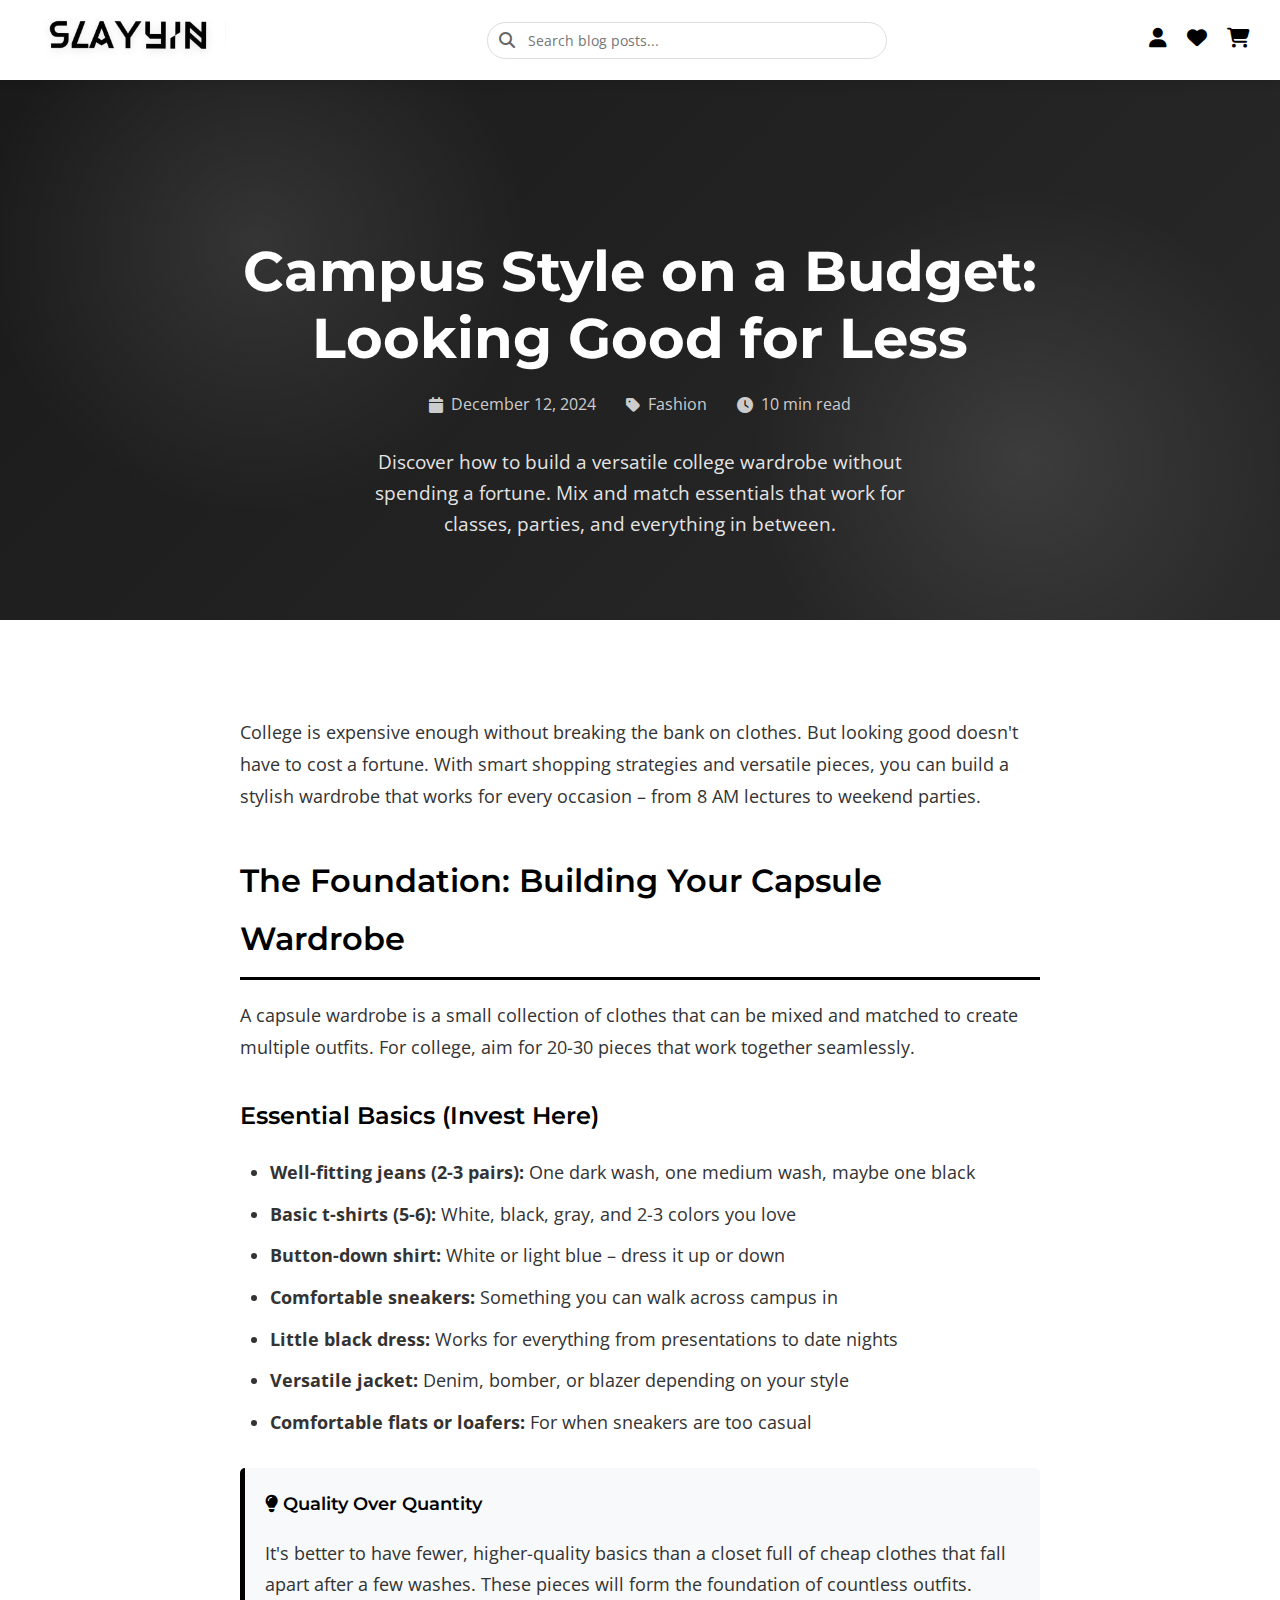
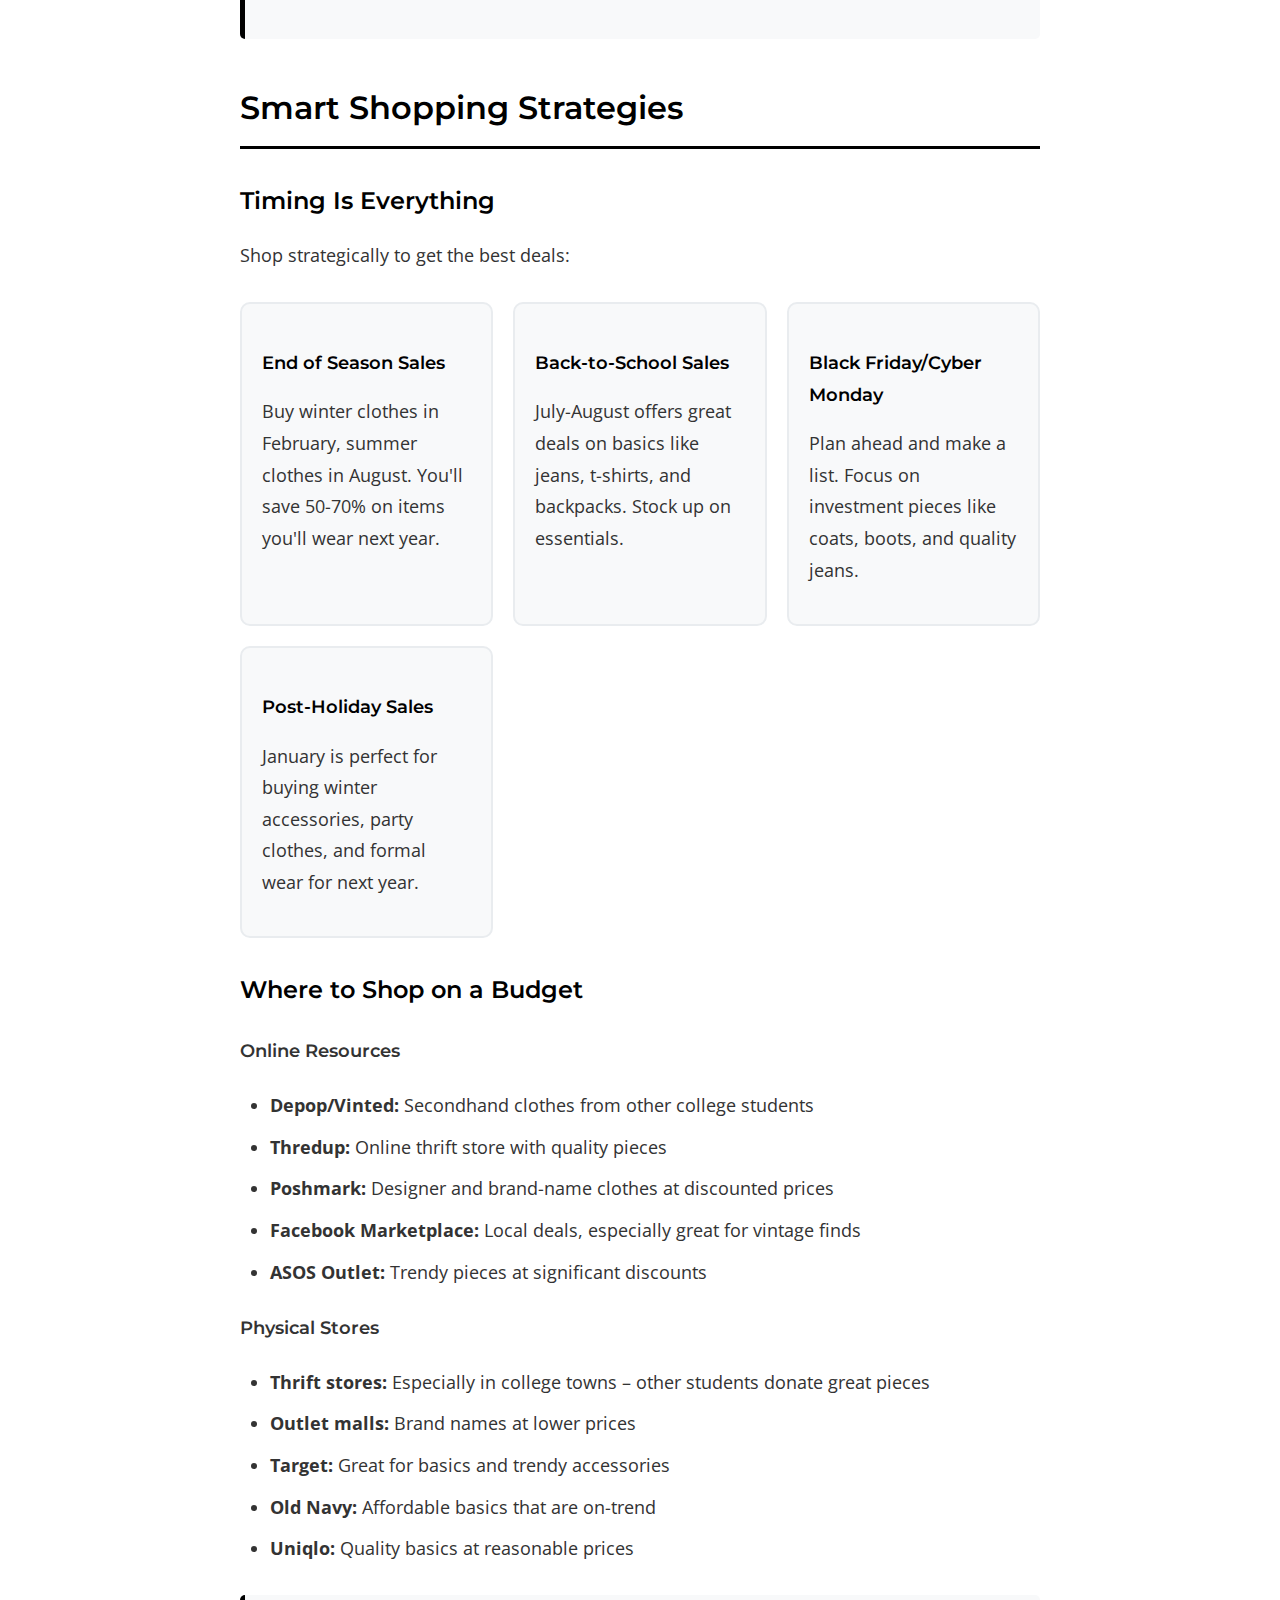
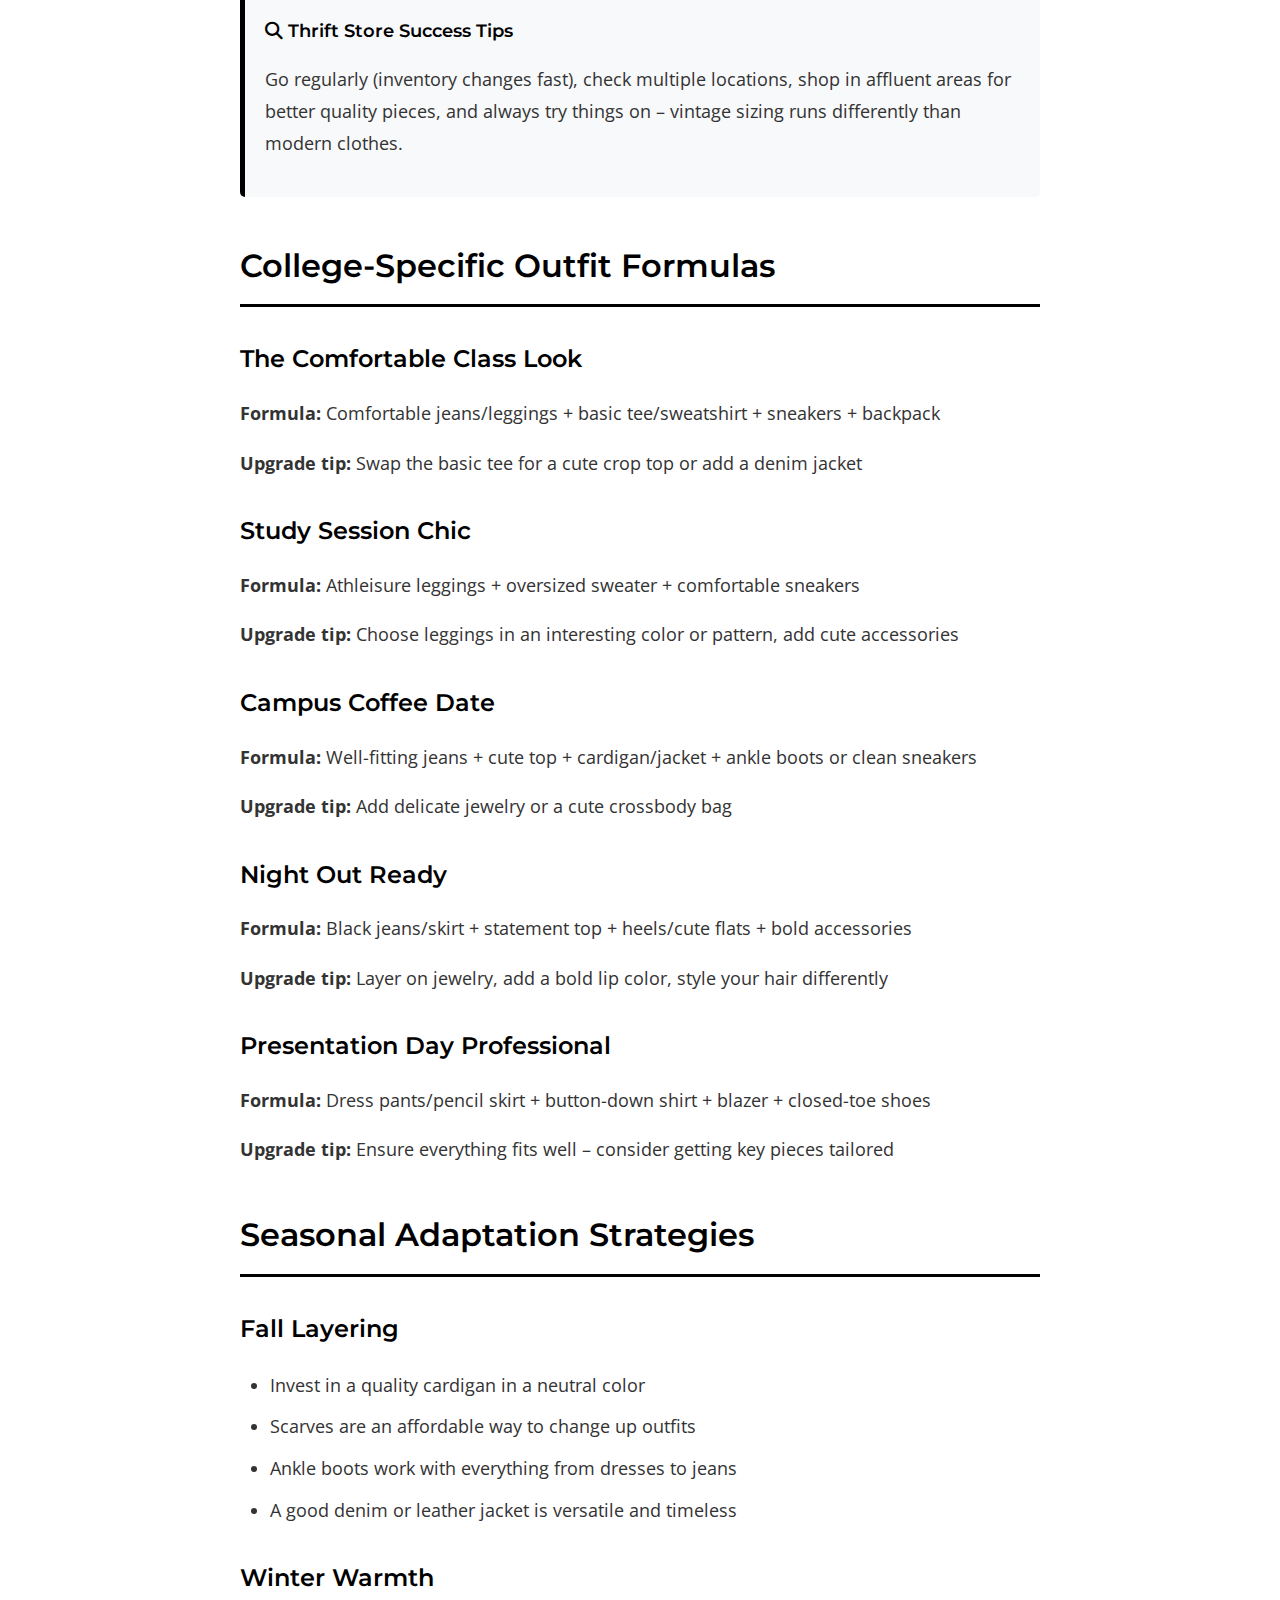
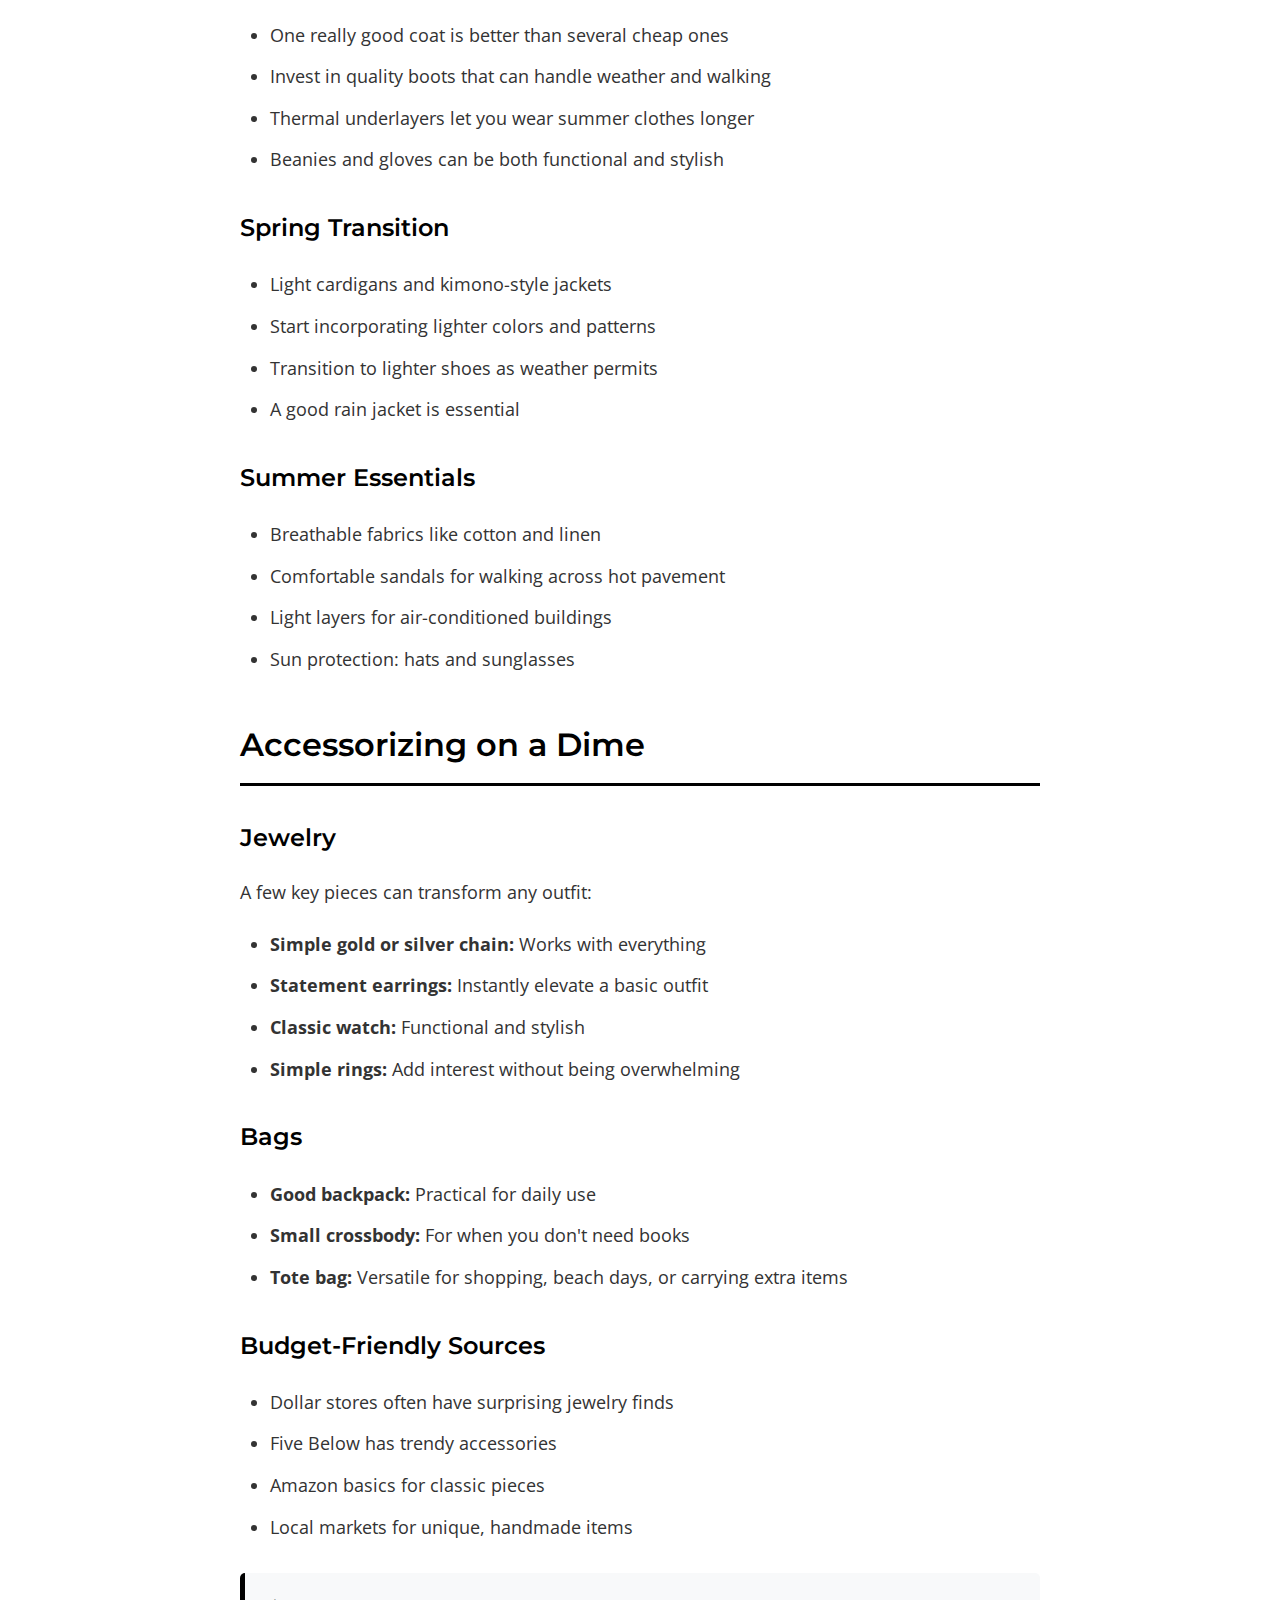
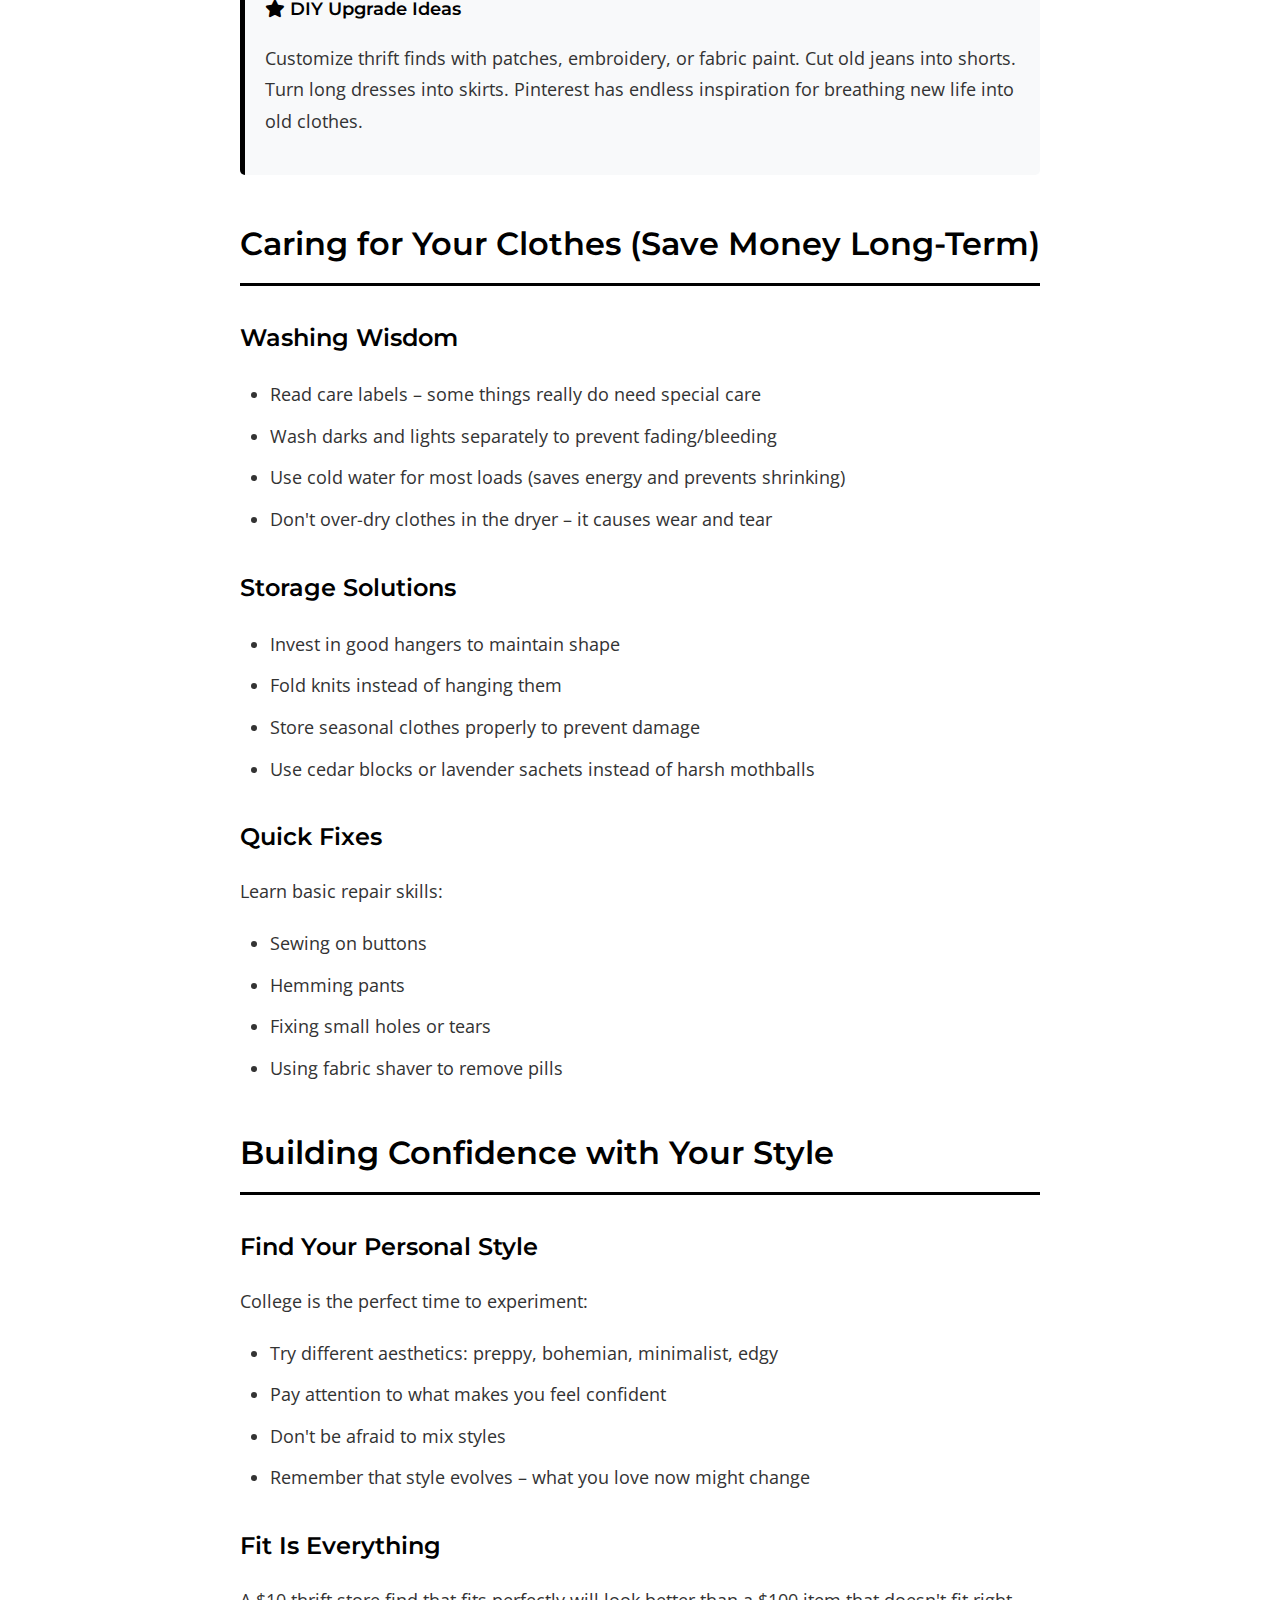
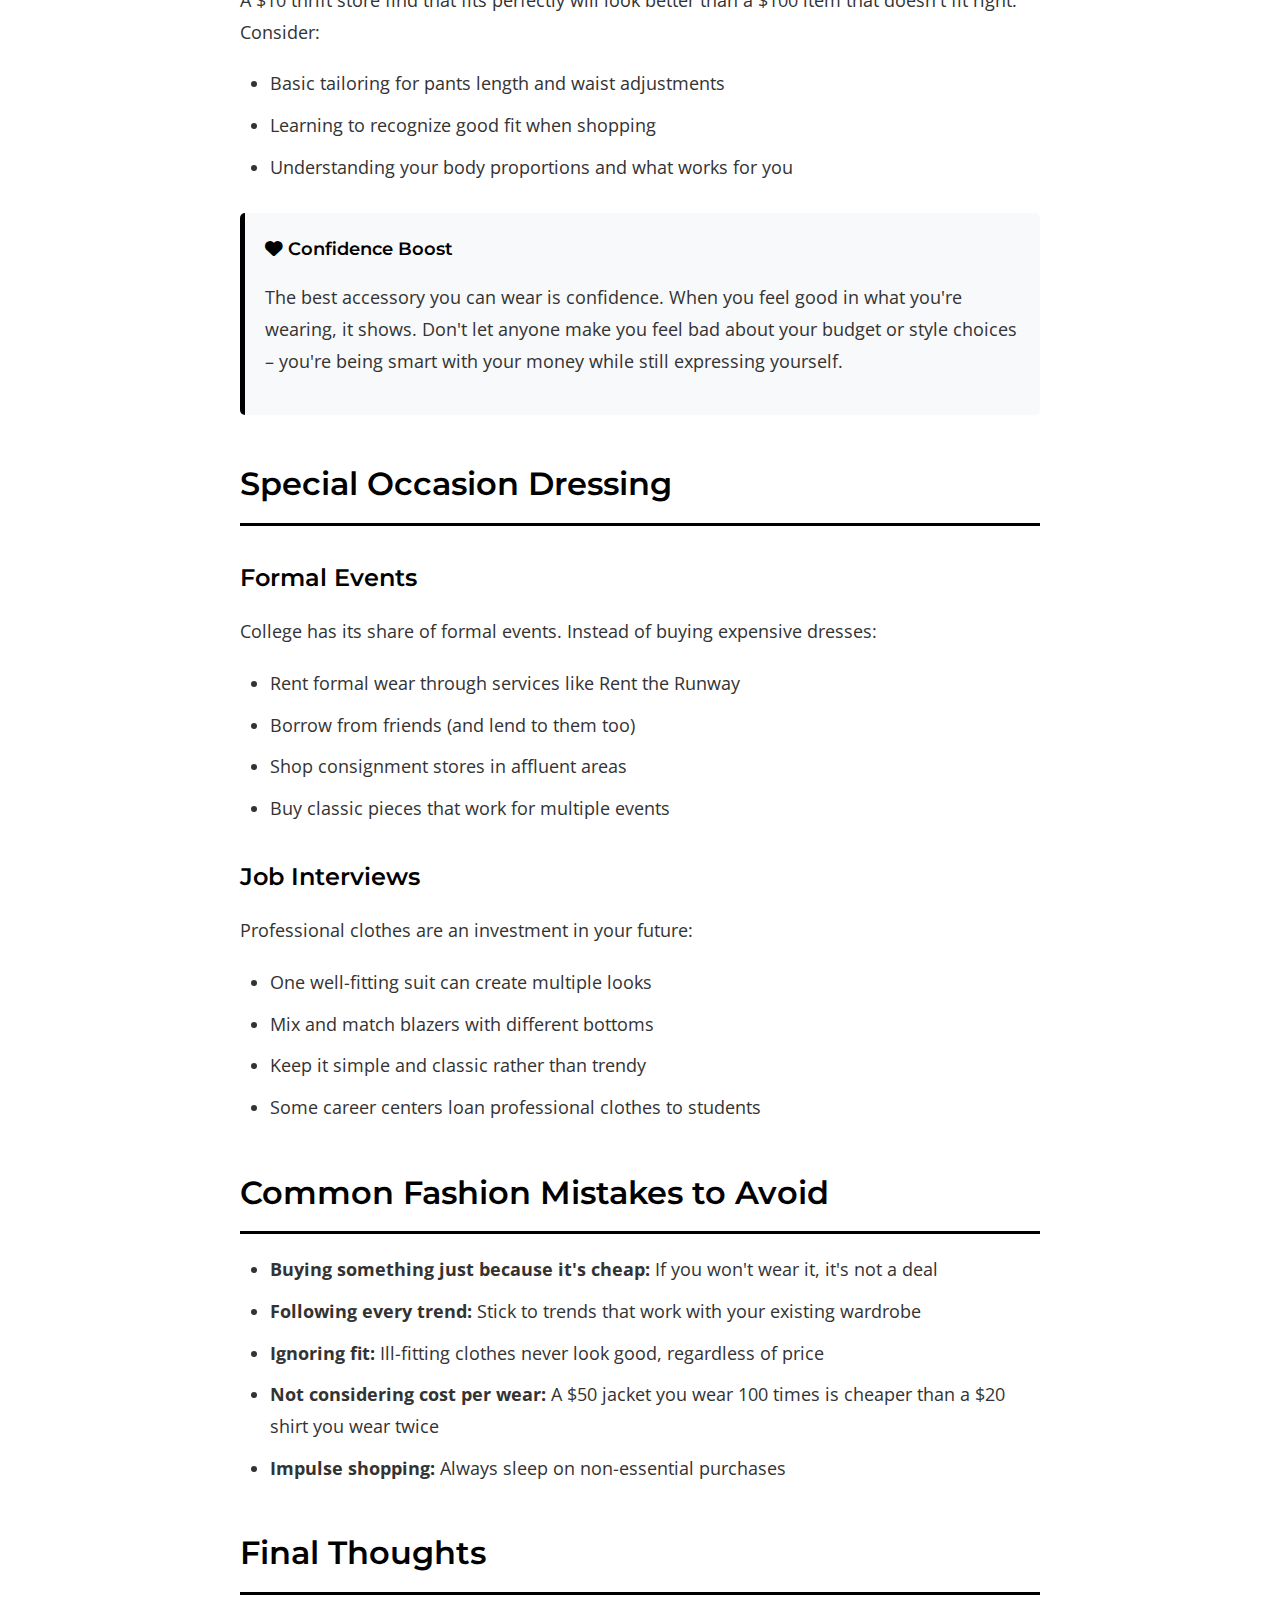
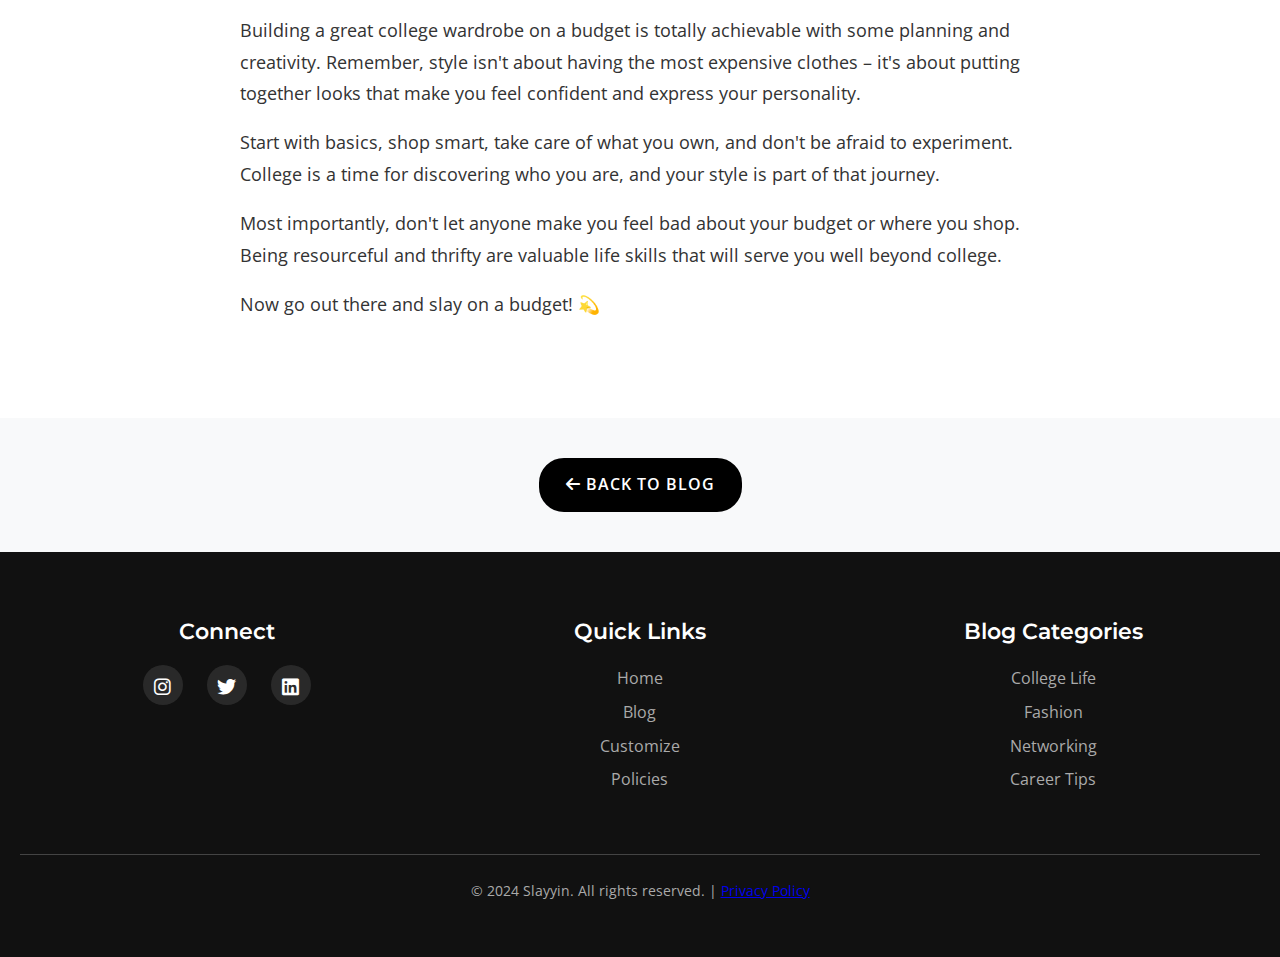
<file: blog-campus-fashion.html>
<!DOCTYPE html>
<html lang="en">
<head>
    <meta charset="UTF-8">
    <meta name="viewport" content="width=device-width, initial-scale=1.0">
    <title>Campus Style on a Budget: Looking Good for Less | Slayyin Blog</title>
    <link rel="stylesheet" href="https://cdnjs.cloudflare.com/ajax/libs/font-awesome/6.5.1/css/all.min.css">
    <link rel="stylesheet" href="index.css">
    <link rel="apple-touch-icon" sizes="180x180" href="favicon_io (2)/apple-touch-icon.png">
    <link rel="icon" type="image/png" sizes="32x32" href="favicon_io (2)/favicon-32x32.png">
    <style>
        .blog-post-hero {
            background: linear-gradient(135deg, #1a1a1a 0%, #2a2a2a 100%);
            padding: 120px 5% 80px;
            text-align: center;
            position: relative;
            overflow: hidden;
        }
        .blog-post-hero::before {
            content: "";
            position: absolute;
            top: 0; left: 0; right: 0; bottom: 0;
            background-image: radial-gradient(circle at 20% 30%, rgba(255, 255, 255, 0.1) 0%, transparent 25%),
                              radial-gradient(circle at 80% 70%, rgba(255, 255, 255, 0.1) 0%, transparent 25%);
            z-index: 1;
        }
        .blog-post-content {
            position: relative;
            z-index: 2;
            max-width: 800px;
            margin: 0 auto;
        }
        .blog-post-hero h1 {
            font-family: "Montserrat", sans-serif;
            font-size: clamp(2rem, 5vw, 3.5rem);
            font-weight: 700;
            margin-bottom: 20px;
            color: #fff;
            line-height: 1.2;
        }
        .blog-meta {
            display: flex;
            justify-content: center;
            gap: 30px;
            margin-bottom: 30px;
            font-size: 1rem;
            color: #ccc;
        }
        .blog-meta span {
            display: flex;
            align-items: center;
            gap: 8px;
        }
        .blog-excerpt {
            font-size: 1.2rem;
            color: rgba(255, 255, 255, 0.9);
            line-height: 1.6;
            max-width: 600px;
            margin: 0 auto;
        }
        .blog-article {
            padding: 80px 5%;
            background: #fff;
        }
        .article-content {
            max-width: 800px;
            margin: 0 auto;
            line-height: 1.8;
            font-size: 1.1rem;
            color: #333;
        }
        .article-content h2 {
            font-family: "Montserrat", sans-serif;
            font-size: 2rem;
            font-weight: 600;
            margin: 40px 0 20px;
            color: #000;
            border-bottom: 3px solid #000;
            padding-bottom: 10px;
        }
        .article-content h3 {
            font-family: "Montserrat", sans-serif;
            font-size: 1.5rem;
            font-weight: 600;
            margin: 30px 0 15px;
            color: #000;
        }
        .article-content ul {
            margin: 20px 0;
            padding-left: 30px;
        }
        .article-content li {
            margin-bottom: 10px;
        }
        .tip-box {
            background: #f8f9fa;
            border-left: 5px solid #000;
            padding: 20px;
            margin: 30px 0;
            border-radius: 5px;
        }
        .tip-box h4 {
            font-family: "Montserrat", sans-serif;
            margin: 0 0 10px;
            color: #000;
            font-weight: 600;
        }
        .budget-grid {
            display: grid;
            grid-template-columns: repeat(auto-fit, minmax(250px, 1fr));
            gap: 20px;
            margin: 30px 0;
        }
        .budget-card {
            background: #f8f9fa;
            padding: 20px;
            border-radius: 10px;
            border: 2px solid #e9ecef;
        }
        .budget-card h4 {
            color: #000;
            margin-bottom: 10px;
            font-weight: 600;
        }
        .back-to-blog {
            text-align: center;
            padding: 40px 5%;
            background: #f8f9fa;
        }
        .back-btn {
            background: #000;
            color: #fff;
            border: 2px solid #000;
            padding: 12px 25px;
            border-radius: 25px;
            font-weight: 600;
            cursor: pointer;
            transition: all 0.3s ease;
            text-decoration: none;
            display: inline-block;
            text-transform: uppercase;
            letter-spacing: 1px;
        }
        .back-btn:hover {
            background: #fff;
            color: #000;
            transform: translateY(-2px);
            box-shadow: 0 5px 15px rgba(0, 0, 0, 0.3);
        }
        @media (max-width: 768px) {
            .blog-meta { 
                flex-direction: row; 
                gap: 15px; 
                font-size: 0.85rem;
                flex-wrap: wrap;
                justify-content: center;
            }
            .blog-meta span {
                gap: 5px;
            }
            .blog-post-hero { padding: 100px 5% 60px; }
            .blog-article { padding: 60px 5%; }
            .article-content { font-size: 1rem; }
            .budget-grid { grid-template-columns: 1fr; }
        }
    </style>
</head>
<body>
    <!-- Page Loader -->
    <div class="page-loader" id="pageLoader">
        <div class="loader-content">
            <img 
                src="website-logo.png" 
                alt="Slayyin Logo" 
                class="loader-logo"
            />
            <div class="loader-spinner"></div>
            <div class="loader-text">Loading...</div>
            <div class="loader-progress">
                <div class="loader-progress-bar" id="progressBar"></div>
            </div>
        </div>
    </div>

    <header>
        <div class="header-left">
            <a href="index.html">
                <img src="website-logo.png" alt="Slayyin Logo" class="logo" />
            </a>
        </div>
        <div class="header-center">
            <div class="search-container">
                <i class="fas fa-search search-icon"></i>
                <input type="text" class="search-bar" placeholder="Search blog posts..." id="searchInput" />
                <div class="search-results" id="searchResults"></div>
            </div>
        </div>
        <div class="header-right">
            <div class="mobile-search-icon" onclick="toggleMobileSearch()">
                <i class="fas fa-search"></i>
            </div>
            <div class="user-icon-container" onclick="showComingSoonMessage(event)">
                <i class="fas fa-user"></i>
            </div>
            <div class="wishlist-icon" onclick="showComingSoonMessage(event)">
                <i class="fas fa-heart"></i>
            </div>
            <div class="cart-icon" onclick="showComingSoonMessage(event)">
                <i class="fas fa-shopping-cart"></i>
            </div>
        </div>
    </header>

    <section class="blog-post-hero">
        <div class="blog-post-content">
            <h1>Campus Style on a Budget: Looking Good for Less</h1>
            <div class="blog-meta">
                <span><i class="fas fa-calendar"></i> December 12, 2024</span>
                <span><i class="fas fa-tag"></i> Fashion</span>
                <span><i class="fas fa-clock"></i> 10 min read</span>
            </div>
            <p class="blog-excerpt">
                Discover how to build a versatile college wardrobe without spending a fortune. 
                Mix and match essentials that work for classes, parties, and everything in between.
            </p>
        </div>
    </section>

    <article class="blog-article">
        <div class="article-content">
            <p>College is expensive enough without breaking the bank on clothes. But looking good doesn't have to cost a fortune. With smart shopping strategies and versatile pieces, you can build a stylish wardrobe that works for every occasion – from 8 AM lectures to weekend parties.</p>

            <h2>The Foundation: Building Your Capsule Wardrobe</h2>
            
            <p>A capsule wardrobe is a small collection of clothes that can be mixed and matched to create multiple outfits. For college, aim for 20-30 pieces that work together seamlessly.</p>

            <h3>Essential Basics (Invest Here)</h3>
            <ul>
                <li><strong>Well-fitting jeans (2-3 pairs):</strong> One dark wash, one medium wash, maybe one black</li>
                <li><strong>Basic t-shirts (5-6):</strong> White, black, gray, and 2-3 colors you love</li>
                <li><strong>Button-down shirt:</strong> White or light blue – dress it up or down</li>
                <li><strong>Comfortable sneakers:</strong> Something you can walk across campus in</li>
                <li><strong>Little black dress:</strong> Works for everything from presentations to date nights</li>
                <li><strong>Versatile jacket:</strong> Denim, bomber, or blazer depending on your style</li>
                <li><strong>Comfortable flats or loafers:</strong> For when sneakers are too casual</li>
            </ul>

            <div class="tip-box">
                <h4><i class="fas fa-lightbulb"></i> Quality Over Quantity</h4>
                <p>It's better to have fewer, higher-quality basics than a closet full of cheap clothes that fall apart after a few washes. These pieces will form the foundation of countless outfits.</p>
            </div>

            <h2>Smart Shopping Strategies</h2>

            <h3>Timing Is Everything</h3>
            <p>Shop strategically to get the best deals:</p>

            <div class="budget-grid">
                <div class="budget-card">
                    <h4>End of Season Sales</h4>
                    <p>Buy winter clothes in February, summer clothes in August. You'll save 50-70% on items you'll wear next year.</p>
                </div>
                <div class="budget-card">
                    <h4>Back-to-School Sales</h4>
                    <p>July-August offers great deals on basics like jeans, t-shirts, and backpacks. Stock up on essentials.</p>
                </div>
                <div class="budget-card">
                    <h4>Black Friday/Cyber Monday</h4>
                    <p>Plan ahead and make a list. Focus on investment pieces like coats, boots, and quality jeans.</p>
                </div>
                <div class="budget-card">
                    <h4>Post-Holiday Sales</h4>
                    <p>January is perfect for buying winter accessories, party clothes, and formal wear for next year.</p>
                </div>
            </div>

            <h3>Where to Shop on a Budget</h3>

            <h4>Online Resources</h4>
            <ul>
                <li><strong>Depop/Vinted:</strong> Secondhand clothes from other college students</li>
                <li><strong>Thredup:</strong> Online thrift store with quality pieces</li>
                <li><strong>Poshmark:</strong> Designer and brand-name clothes at discounted prices</li>
                <li><strong>Facebook Marketplace:</strong> Local deals, especially great for vintage finds</li>
                <li><strong>ASOS Outlet:</strong> Trendy pieces at significant discounts</li>
            </ul>

            <h4>Physical Stores</h4>
            <ul>
                <li><strong>Thrift stores:</strong> Especially in college towns – other students donate great pieces</li>
                <li><strong>Outlet malls:</strong> Brand names at lower prices</li>
                <li><strong>Target:</strong> Great for basics and trendy accessories</li>
                <li><strong>Old Navy:</strong> Affordable basics that are on-trend</li>
                <li><strong>Uniqlo:</strong> Quality basics at reasonable prices</li>
            </ul>

            <div class="tip-box">
                <h4><i class="fas fa-search"></i> Thrift Store Success Tips</h4>
                <p>Go regularly (inventory changes fast), check multiple locations, shop in affluent areas for better quality pieces, and always try things on – vintage sizing runs differently than modern clothes.</p>
            </div>

            <h2>College-Specific Outfit Formulas</h2>

            <h3>The Comfortable Class Look</h3>
            <p><strong>Formula:</strong> Comfortable jeans/leggings + basic tee/sweatshirt + sneakers + backpack</p>
            <p><strong>Upgrade tip:</strong> Swap the basic tee for a cute crop top or add a denim jacket</p>

            <h3>Study Session Chic</h3>
            <p><strong>Formula:</strong> Athleisure leggings + oversized sweater + comfortable sneakers</p>
            <p><strong>Upgrade tip:</strong> Choose leggings in an interesting color or pattern, add cute accessories</p>

            <h3>Campus Coffee Date</h3>
            <p><strong>Formula:</strong> Well-fitting jeans + cute top + cardigan/jacket + ankle boots or clean sneakers</p>
            <p><strong>Upgrade tip:</strong> Add delicate jewelry or a cute crossbody bag</p>

            <h3>Night Out Ready</h3>
            <p><strong>Formula:</strong> Black jeans/skirt + statement top + heels/cute flats + bold accessories</p>
            <p><strong>Upgrade tip:</strong> Layer on jewelry, add a bold lip color, style your hair differently</p>

            <h3>Presentation Day Professional</h3>
            <p><strong>Formula:</strong> Dress pants/pencil skirt + button-down shirt + blazer + closed-toe shoes</p>
            <p><strong>Upgrade tip:</strong> Ensure everything fits well – consider getting key pieces tailored</p>

            <h2>Seasonal Adaptation Strategies</h2>

            <h3>Fall Layering</h3>
            <ul>
                <li>Invest in a quality cardigan in a neutral color</li>
                <li>Scarves are an affordable way to change up outfits</li>
                <li>Ankle boots work with everything from dresses to jeans</li>
                <li>A good denim or leather jacket is versatile and timeless</li>
            </ul>

            <h3>Winter Warmth</h3>
            <ul>
                <li>One really good coat is better than several cheap ones</li>
                <li>Invest in quality boots that can handle weather and walking</li>
                <li>Thermal underlayers let you wear summer clothes longer</li>
                <li>Beanies and gloves can be both functional and stylish</li>
            </ul>

            <h3>Spring Transition</h3>
            <ul>
                <li>Light cardigans and kimono-style jackets</li>
                <li>Start incorporating lighter colors and patterns</li>
                <li>Transition to lighter shoes as weather permits</li>
                <li>A good rain jacket is essential</li>
            </ul>

            <h3>Summer Essentials</h3>
            <ul>
                <li>Breathable fabrics like cotton and linen</li>
                <li>Comfortable sandals for walking across hot pavement</li>
                <li>Light layers for air-conditioned buildings</li>
                <li>Sun protection: hats and sunglasses</li>
            </ul>

            <h2>Accessorizing on a Dime</h2>

            <h3>Jewelry</h3>
            <p>A few key pieces can transform any outfit:</p>
            <ul>
                <li><strong>Simple gold or silver chain:</strong> Works with everything</li>
                <li><strong>Statement earrings:</strong> Instantly elevate a basic outfit</li>
                <li><strong>Classic watch:</strong> Functional and stylish</li>
                <li><strong>Simple rings:</strong> Add interest without being overwhelming</li>
            </ul>

            <h3>Bags</h3>
            <ul>
                <li><strong>Good backpack:</strong> Practical for daily use</li>
                <li><strong>Small crossbody:</strong> For when you don't need books</li>
                <li><strong>Tote bag:</strong> Versatile for shopping, beach days, or carrying extra items</li>
            </ul>

            <h3>Budget-Friendly Sources</h3>
            <ul>
                <li>Dollar stores often have surprising jewelry finds</li>
                <li>Five Below has trendy accessories</li>
                <li>Amazon basics for classic pieces</li>
                <li>Local markets for unique, handmade items</li>
            </ul>

            <div class="tip-box">
                <h4><i class="fas fa-star"></i> DIY Upgrade Ideas</h4>
                <p>Customize thrift finds with patches, embroidery, or fabric paint. Cut old jeans into shorts. Turn long dresses into skirts. Pinterest has endless inspiration for breathing new life into old clothes.</p>
            </div>

            <h2>Caring for Your Clothes (Save Money Long-Term)</h2>

            <h3>Washing Wisdom</h3>
            <ul>
                <li>Read care labels – some things really do need special care</li>
                <li>Wash darks and lights separately to prevent fading/bleeding</li>
                <li>Use cold water for most loads (saves energy and prevents shrinking)</li>
                <li>Don't over-dry clothes in the dryer – it causes wear and tear</li>
            </ul>

            <h3>Storage Solutions</h3>
            <ul>
                <li>Invest in good hangers to maintain shape</li>
                <li>Fold knits instead of hanging them</li>
                <li>Store seasonal clothes properly to prevent damage</li>
                <li>Use cedar blocks or lavender sachets instead of harsh mothballs</li>
            </ul>

            <h3>Quick Fixes</h3>
            <p>Learn basic repair skills:</p>
            <ul>
                <li>Sewing on buttons</li>
                <li>Hemming pants</li>
                <li>Fixing small holes or tears</li>
                <li>Using fabric shaver to remove pills</li>
            </ul>

            <h2>Building Confidence with Your Style</h2>

            <h3>Find Your Personal Style</h3>
            <p>College is the perfect time to experiment:</p>
            <ul>
                <li>Try different aesthetics: preppy, bohemian, minimalist, edgy</li>
                <li>Pay attention to what makes you feel confident</li>
                <li>Don't be afraid to mix styles</li>
                <li>Remember that style evolves – what you love now might change</li>
            </ul>

            <h3>Fit Is Everything</h3>
            <p>A $10 thrift store find that fits perfectly will look better than a $100 item that doesn't fit right. Consider:</p>
            <ul>
                <li>Basic tailoring for pants length and waist adjustments</li>
                <li>Learning to recognize good fit when shopping</li>
                <li>Understanding your body proportions and what works for you</li>
            </ul>

            <div class="tip-box">
                <h4><i class="fas fa-heart"></i> Confidence Boost</h4>
                <p>The best accessory you can wear is confidence. When you feel good in what you're wearing, it shows. Don't let anyone make you feel bad about your budget or style choices – you're being smart with your money while still expressing yourself.</p>
            </div>

            <h2>Special Occasion Dressing</h2>

            <h3>Formal Events</h3>
            <p>College has its share of formal events. Instead of buying expensive dresses:</p>
            <ul>
                <li>Rent formal wear through services like Rent the Runway</li>
                <li>Borrow from friends (and lend to them too)</li>
                <li>Shop consignment stores in affluent areas</li>
                <li>Buy classic pieces that work for multiple events</li>
            </ul>

            <h3>Job Interviews</h3>
            <p>Professional clothes are an investment in your future:</p>
            <ul>
                <li>One well-fitting suit can create multiple looks</li>
                <li>Mix and match blazers with different bottoms</li>
                <li>Keep it simple and classic rather than trendy</li>
                <li>Some career centers loan professional clothes to students</li>
            </ul>

            <h2>Common Fashion Mistakes to Avoid</h2>

            <ul>
                <li><strong>Buying something just because it's cheap:</strong> If you won't wear it, it's not a deal</li>
                <li><strong>Following every trend:</strong> Stick to trends that work with your existing wardrobe</li>
                <li><strong>Ignoring fit:</strong> Ill-fitting clothes never look good, regardless of price</li>
                <li><strong>Not considering cost per wear:</strong> A $50 jacket you wear 100 times is cheaper than a $20 shirt you wear twice</li>
                <li><strong>Impulse shopping:</strong> Always sleep on non-essential purchases</li>
            </ul>

            <h2>Final Thoughts</h2>

            <p>Building a great college wardrobe on a budget is totally achievable with some planning and creativity. Remember, style isn't about having the most expensive clothes – it's about putting together looks that make you feel confident and express your personality.</p>

            <p>Start with basics, shop smart, take care of what you own, and don't be afraid to experiment. College is a time for discovering who you are, and your style is part of that journey.</p>

            <p>Most importantly, don't let anyone make you feel bad about your budget or where you shop. Being resourceful and thrifty are valuable life skills that will serve you well beyond college.</p>

            <p>Now go out there and slay on a budget! 💫</p>
        </div>
    </article>

    <section class="back-to-blog">
        <a href="slayyin-blog.html" class="back-btn">
            <i class="fas fa-arrow-left"></i> Back to Blog
        </a>
    </section>

    <footer class="footer">
        <div class="footer-container">
            <div class="footer-section footer-connect">
                <h3>Connect</h3>
                <div class="social-icons">
                    <a href="#" onclick="showComingSoonMessage(event)"><i class="fab fa-instagram"></i></a>
                    <a href="#" onclick="showComingSoonMessage(event)"><i class="fab fa-twitter"></i></a>
                    <a href="#" onclick="showComingSoonMessage(event)"><i class="fab fa-linkedin"></i></a>
                </div>
            </div>
            <div class="footer-links-container">
                <div class="footer-section">
                    <h3>Quick Links</h3>
                    <ul>
                        <li><a href="index.html">Home</a></li>
                        <li><a href="slayyin-blog.html">Blog</a></li>
                        <li><a href="customize.html">Customize</a></li>
                        <li><a href="policies.html">Policies</a></li>
                    </ul>
                </div>
                <div class="footer-section">
                    <h3>Blog Categories</h3>
                    <ul>
                        <li><a href="slayyin-blog.html#college-life">College Life</a></li>
                        <li><a href="slayyin-blog.html#fashion">Fashion</a></li>
                        <li><a href="slayyin-blog.html#networking">Networking</a></li>
                        <li><a href="slayyin-blog.html#career">Career Tips</a></li>
                    </ul>
                </div>
            </div>
        </div>
        <div class="footer-bottom">
            <p>&copy; 2024 Slayyin. All rights reserved. | <a href="policies.html">Privacy Policy</a></p>
        </div>
    </footer>

    <div class="coming-soon-overlay" onclick="hideComingSoonMessage()"></div>
    <div class="coming-soon-message">
        <h3>Coming Soon!</h3>
        <p>This feature is currently under development.</p>
        <p>Stay tuned for exciting updates!</p>
    </div>

    <style>
        /* Coming Soon Overlay Styles */
        .coming-soon-overlay {
            position: fixed;
            top: 0;
            left: 0;
            width: 100%;
            height: 100%;
            background: rgba(0, 0, 0, 0.8);
            z-index: 9998;
            display: none;
        }

        .coming-soon-overlay.active {
            display: block;
        }

        .coming-soon-message {
            position: fixed;
            top: 50%;
            left: 50%;
            transform: translate(-50%, -50%);
            background: #fff;
            padding: 30px;
            border-radius: 15px;
            text-align: center;
            z-index: 9999;
            box-shadow: 0 20px 40px rgba(0, 0, 0, 0.3);
            display: none;
            max-width: 400px;
            width: 90%;
        }

        .coming-soon-message.active {
            display: block;
        }

        .coming-soon-message h3 {
            color: #000;
            margin-bottom: 15px;
            font-family: "Montserrat", sans-serif;
        }

        .coming-soon-message p {
            color: #666;
            margin-bottom: 10px;
        }

        /* Feature Coming Soon Notification Styles */
        .feature-coming-soon {
            position: fixed;
            top: 20px;
            right: 20px;
            background: #000;
            color: #fff;
            padding: 15px 20px;
            border-radius: 25px;
            font-weight: 600;
            z-index: 10000;
            transform: translateX(400px);
            opacity: 0;
            transition: all 0.3s ease;
            display: none;
        }

        .feature-coming-soon.show {
            transform: translateX(0);
            opacity: 1;
            display: block;
        }

        /* Footer Desktop Layout */
        .footer-links-container {
            display: contents;
        }

        /* Footer Mobile Layout */
        @media (max-width: 768px) {
            .footer-container {
                flex-direction: column;
                align-items: center;
                text-align: center;
            }

            /* Connect section first (centered) */
            .footer-connect {
                width: 100%;
                margin-bottom: 30px;
                text-align: center;
            }

            /* Container for Quick Links and Categories */
            .footer-links-container {
                display: flex;
                width: 100%;
                justify-content: space-between;
                gap: 20px;
                max-width: 400px;
            }

            /* Quick Links and Categories side by side */
            .footer-links-container .footer-section {
                width: 48%;
                text-align: left;
            }

            .footer-links-container .footer-section h3 {
                font-size: 1rem;
                margin-bottom: 15px;
            }

            .footer-links-container .footer-section ul {
                font-size: 0.9rem;
            }

            .footer-links-container .footer-section ul li {
                margin-bottom: 8px;
            }

            /* Improve social icons for mobile */
            .footer-connect .social-icons a {
                width: 48px;
                height: 48px;
                border-radius: 50%;
                display: inline-flex;
                align-items: center;
                justify-content: center;
                margin: 0 8px;
                text-decoration: none;
                flex-shrink: 0;
                background: rgba(255, 255, 255, 0.1);
                transition: all 0.3s ease;
            }

            .footer-connect .social-icons a:hover {
                background: rgba(255, 255, 255, 0.2);
                transform: translateY(-2px);
            }

            .footer-connect .social-icons a i {
                font-size: 1.2rem;
                color: #fff;
                line-height: 1;
            }
        }
    </style>

    <script src="index.js"></script>

    <!-- Page Loader JavaScript -->
    <script>
        document.addEventListener('DOMContentLoaded', function() {
            const loader = document.getElementById('pageLoader');
            const progressBar = document.getElementById('progressBar');
            let progress = 0;
            
            // Simulate loading progress
            const progressInterval = setInterval(() => {
                progress += Math.random() * 15;
                if (progress > 90) {
                    progress = 90;
                }
                progressBar.style.width = progress + '%';
            }, 100);
            
            // Hide loader when page is fully loaded
            window.addEventListener('load', function() {
                // Complete the progress bar
                progressBar.style.width = '100%';
                
                // Wait a moment then hide loader
                setTimeout(() => {
                    clearInterval(progressInterval);
                    loader.classList.add('hidden');
                    
                    // Remove loader from DOM after transition
                    setTimeout(() => {
                        loader.style.display = 'none';
                    }, 500);
                }, 300);
            });
            
            // Fallback: hide loader after maximum time
            setTimeout(() => {
                if (!loader.classList.contains('hidden')) {
                    clearInterval(progressInterval);
                    progressBar.style.width = '100%';
                    loader.classList.add('hidden');
                    setTimeout(() => {
                        loader.style.display = 'none';
                    }, 500);
                }
            }, 5000); // 5 seconds maximum
        });
    </script>

    <script>
        // Coming Soon Message Functions
        function showComingSoonMessage(event) {
            event.preventDefault();
            event.stopPropagation();
            
            const overlay = document.querySelector('.coming-soon-overlay');
            const message = document.querySelector('.coming-soon-message');
            
            if (overlay && message) {
                overlay.classList.add('active');
                message.classList.add('active');
            }
        }

        function hideComingSoonMessage() {
            const overlay = document.querySelector('.coming-soon-overlay');
            const message = document.querySelector('.coming-soon-message');
            
            if (overlay && message) {
                overlay.classList.remove('active');
                message.classList.remove('active');
            }
        }

        // Mobile Search Toggle Function
        function toggleMobileSearch() {
            const mobileSearchContainer = document.getElementById('mobileSearchContainer');
            mobileSearchContainer.classList.toggle('active');

            // Focus on the search input when opening
            if (mobileSearchContainer.classList.contains('active')) {
                document.getElementById('mobileSearchInput').focus();
            }
        }

        // Close mobile search when clicking outside
        document.addEventListener('click', function(event) {
            const mobileSearchContainer = document.getElementById('mobileSearchContainer');
            const mobileSearchIcon = document.querySelector('.mobile-search-icon');

            if (mobileSearchContainer && mobileSearchContainer.classList.contains('active')) {
                if (!mobileSearchContainer.contains(event.target) && 
                    !mobileSearchIcon.contains(event.target)) {
                    mobileSearchContainer.classList.remove('active');
                }
            }
        });
    </script>
</body>
</html>
</file>
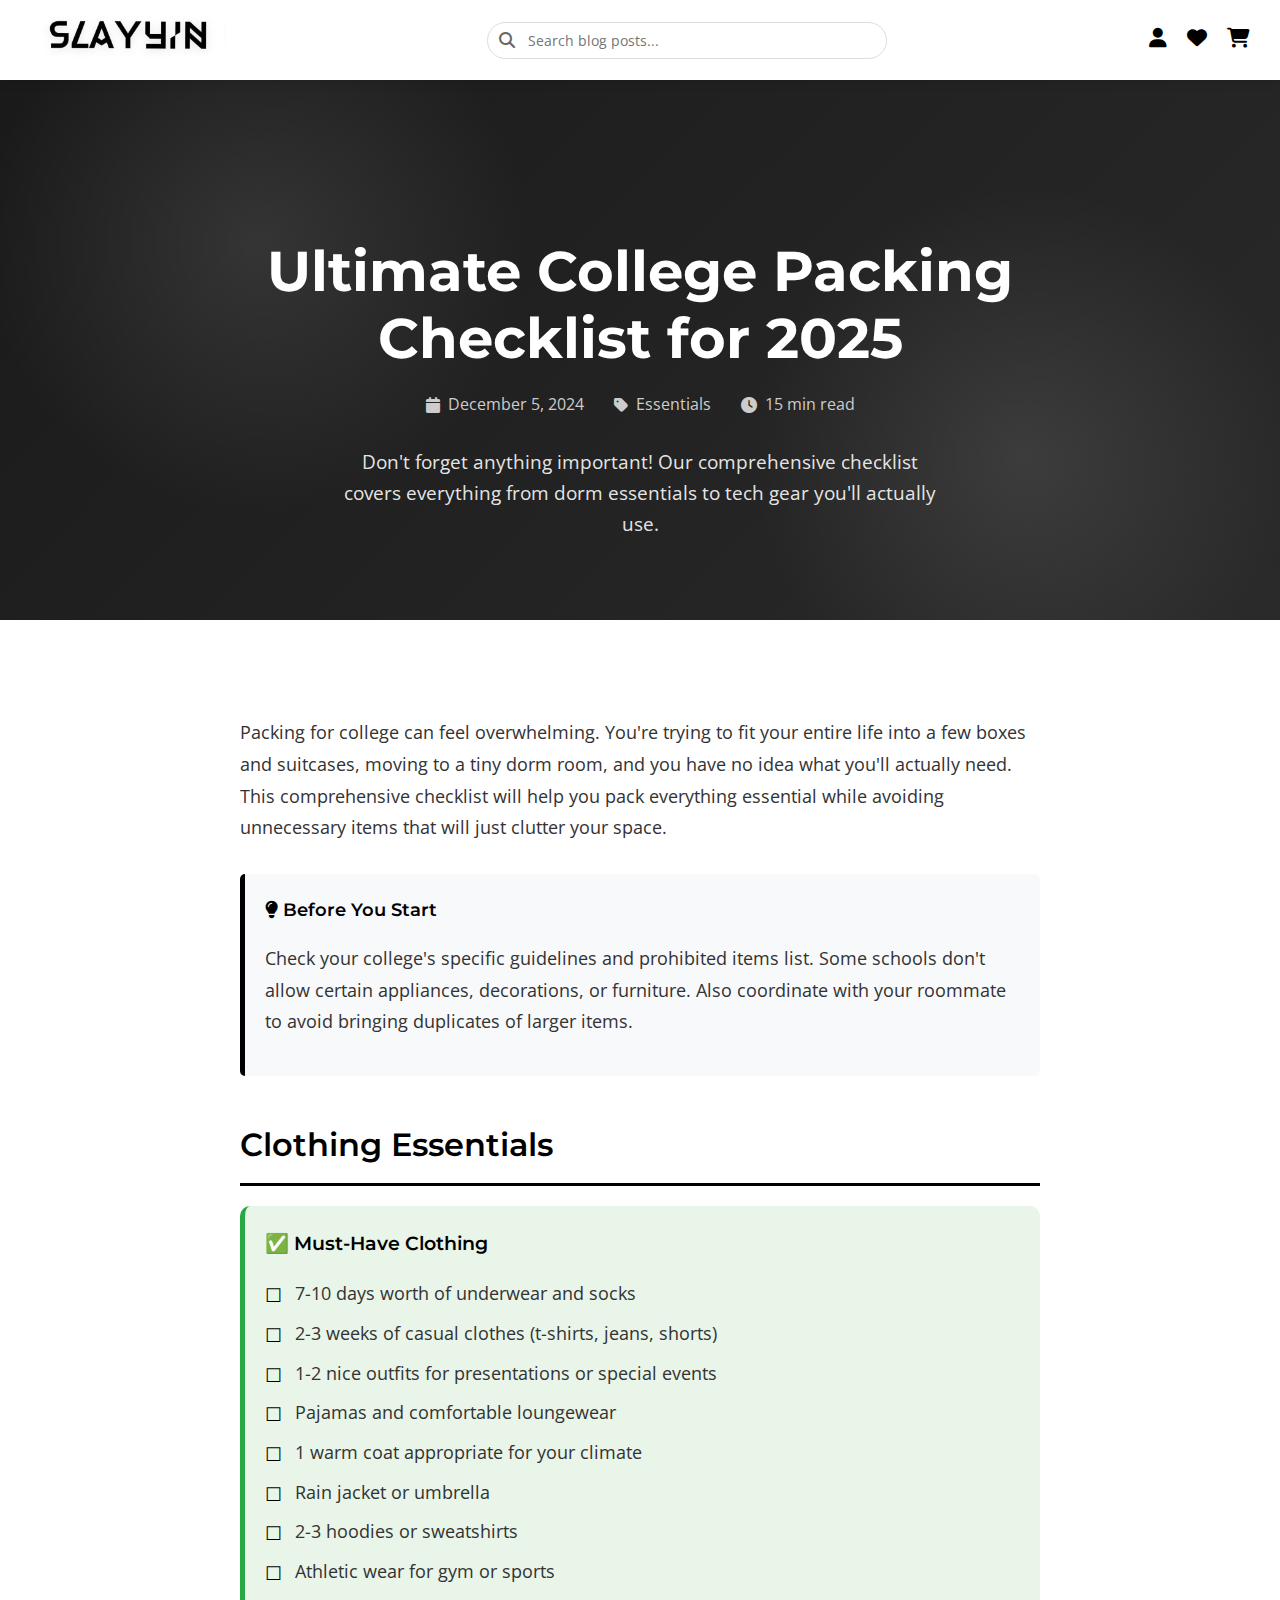
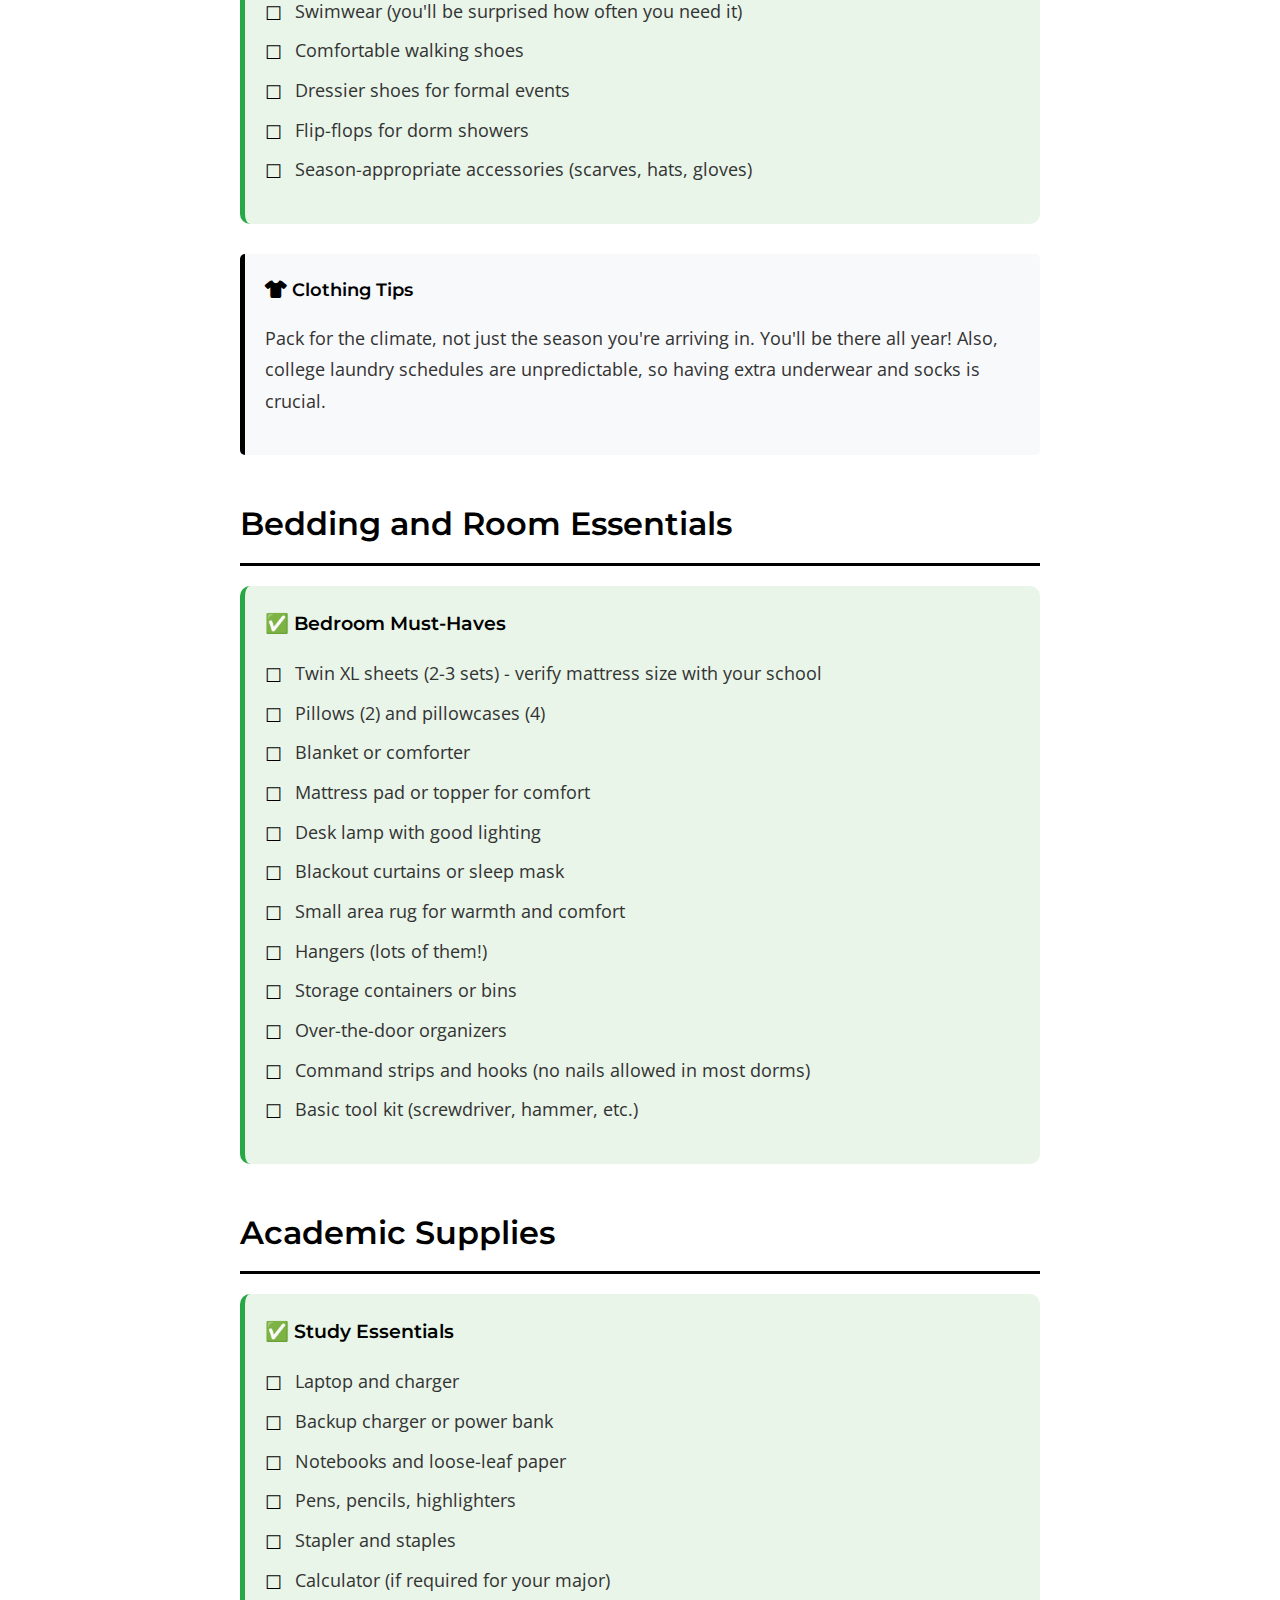
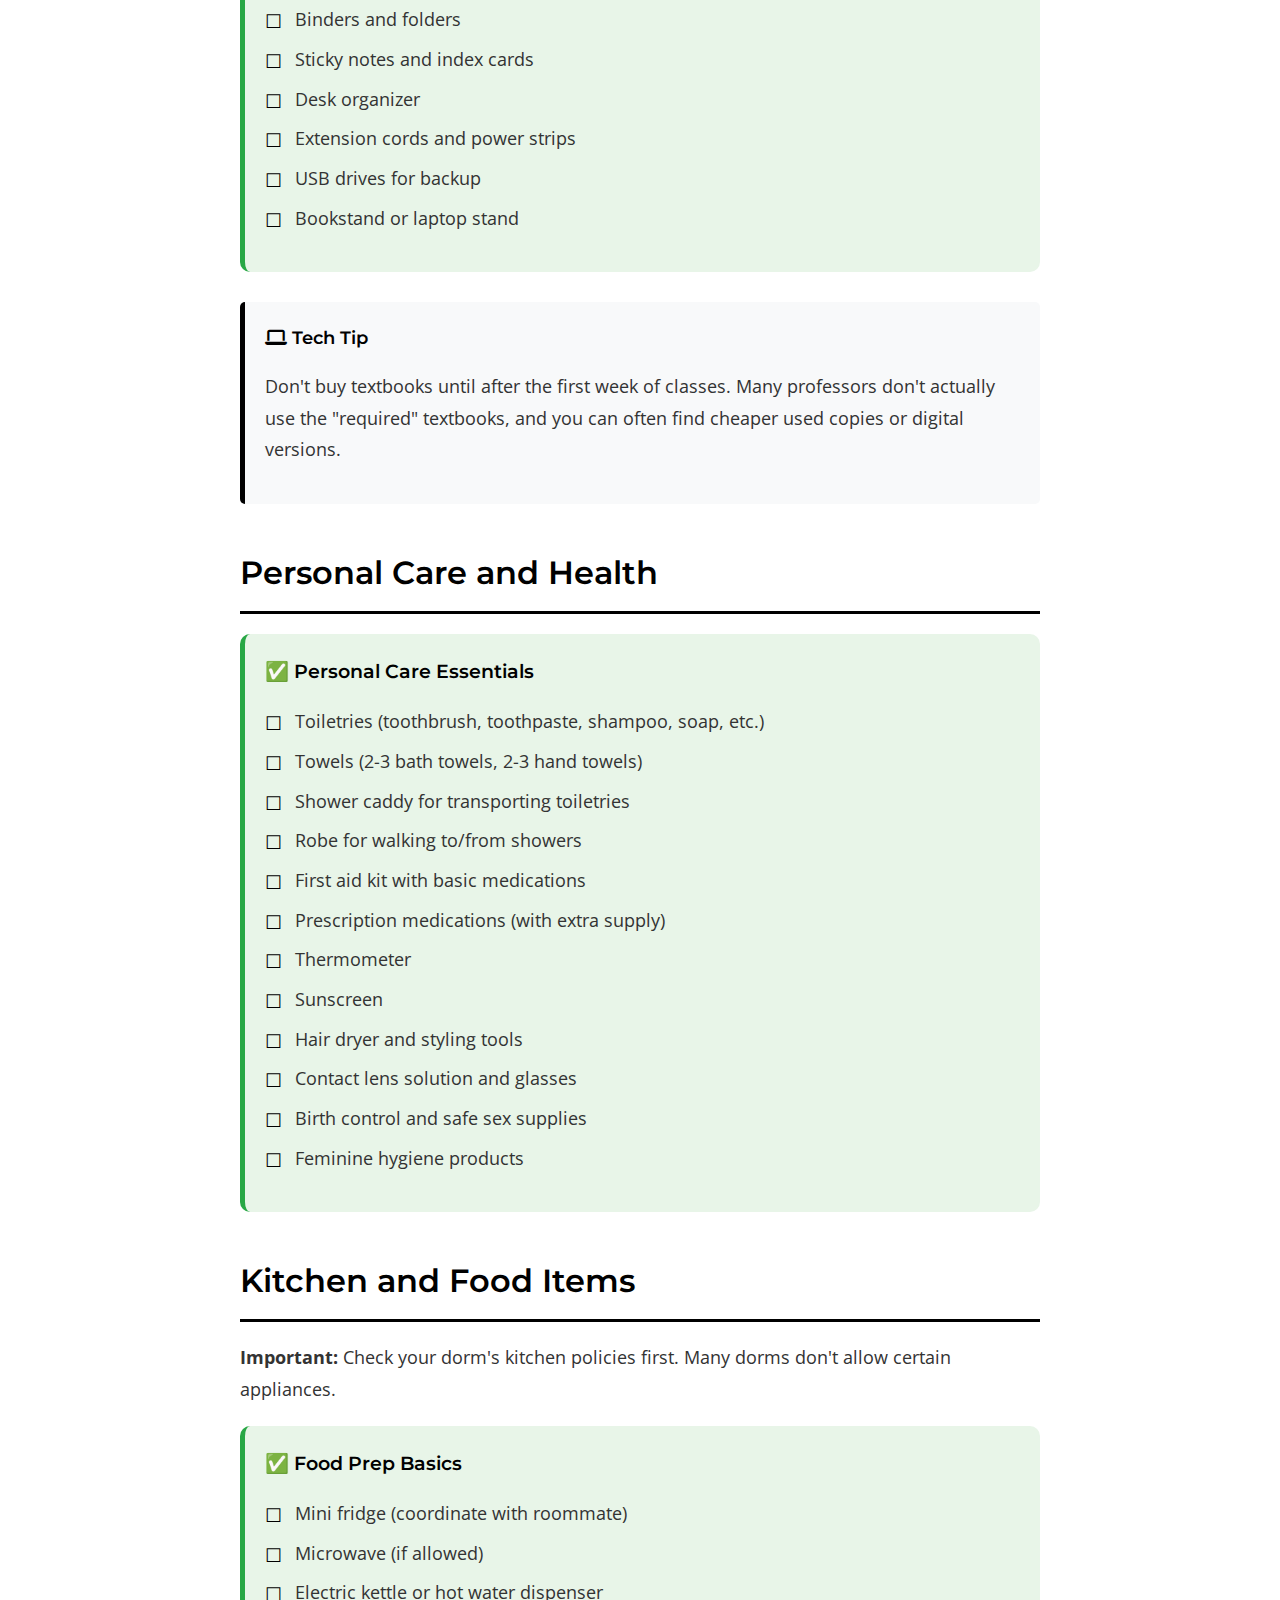
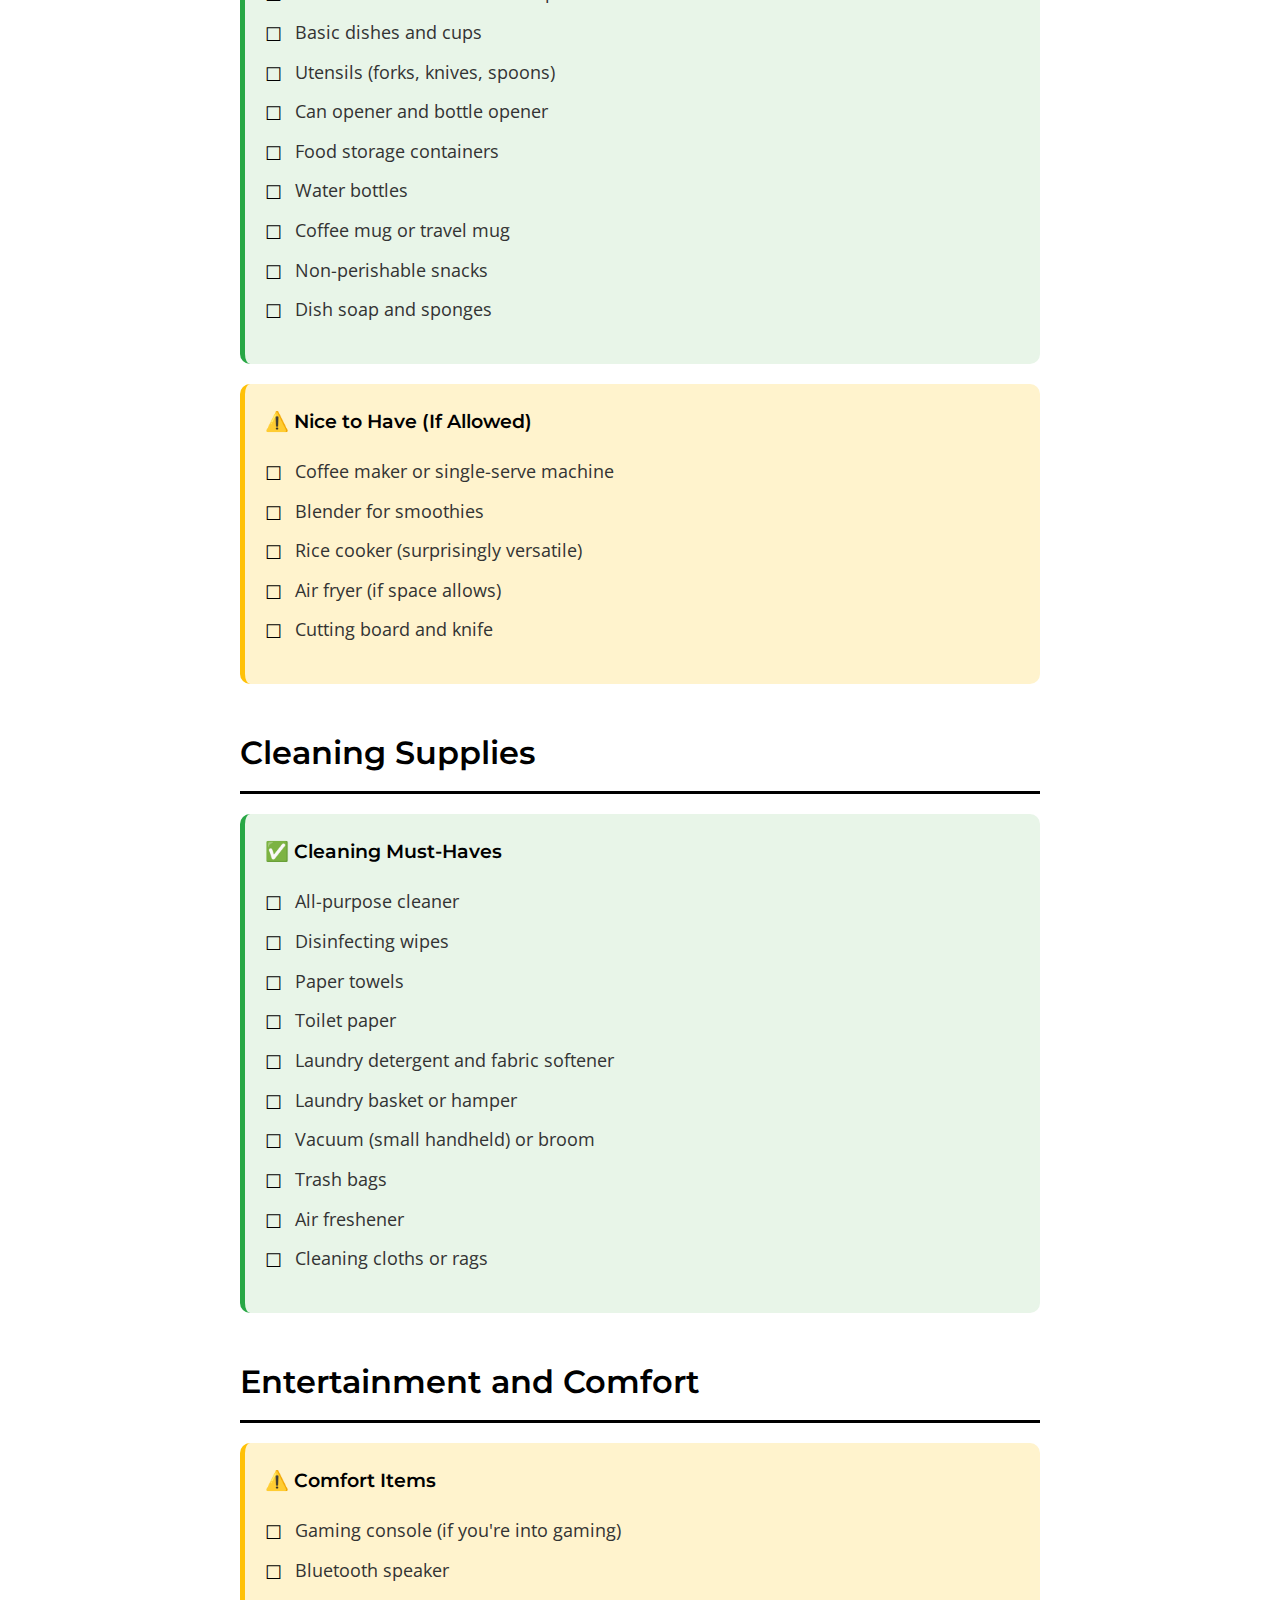
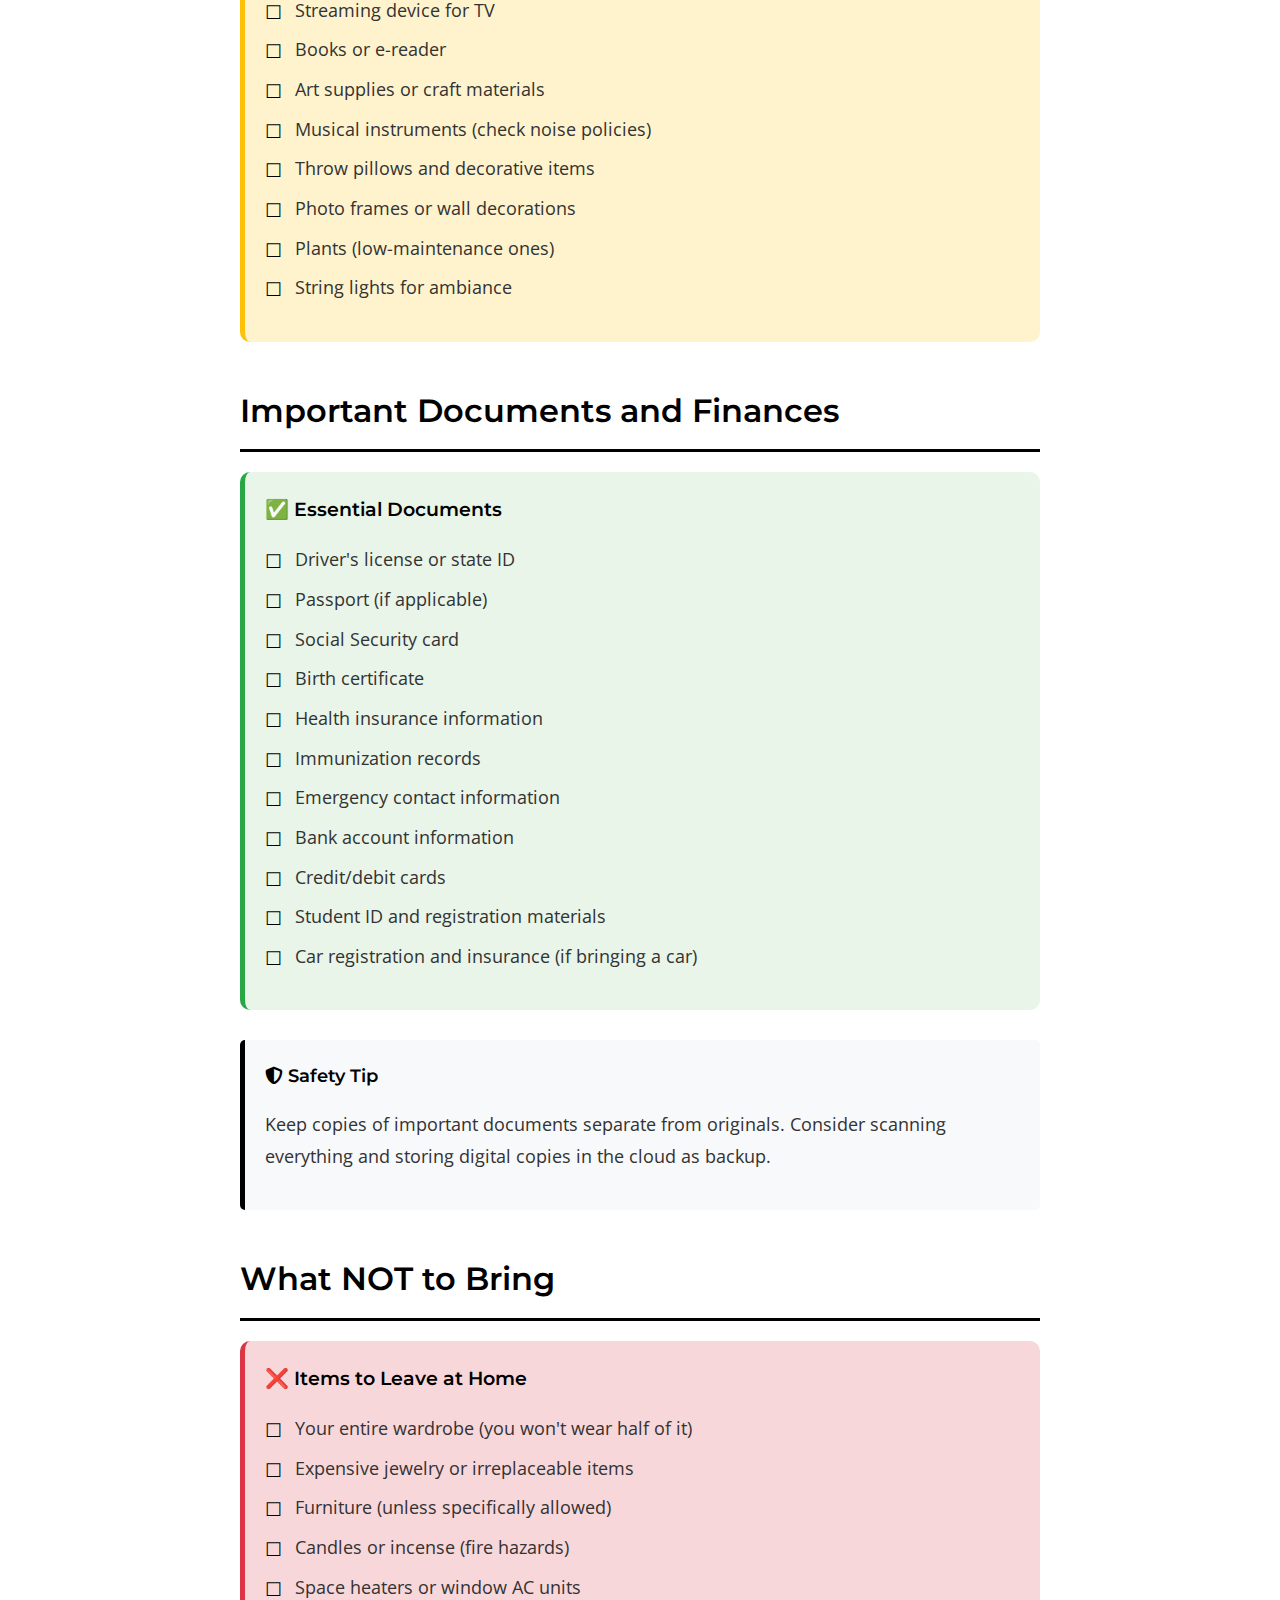
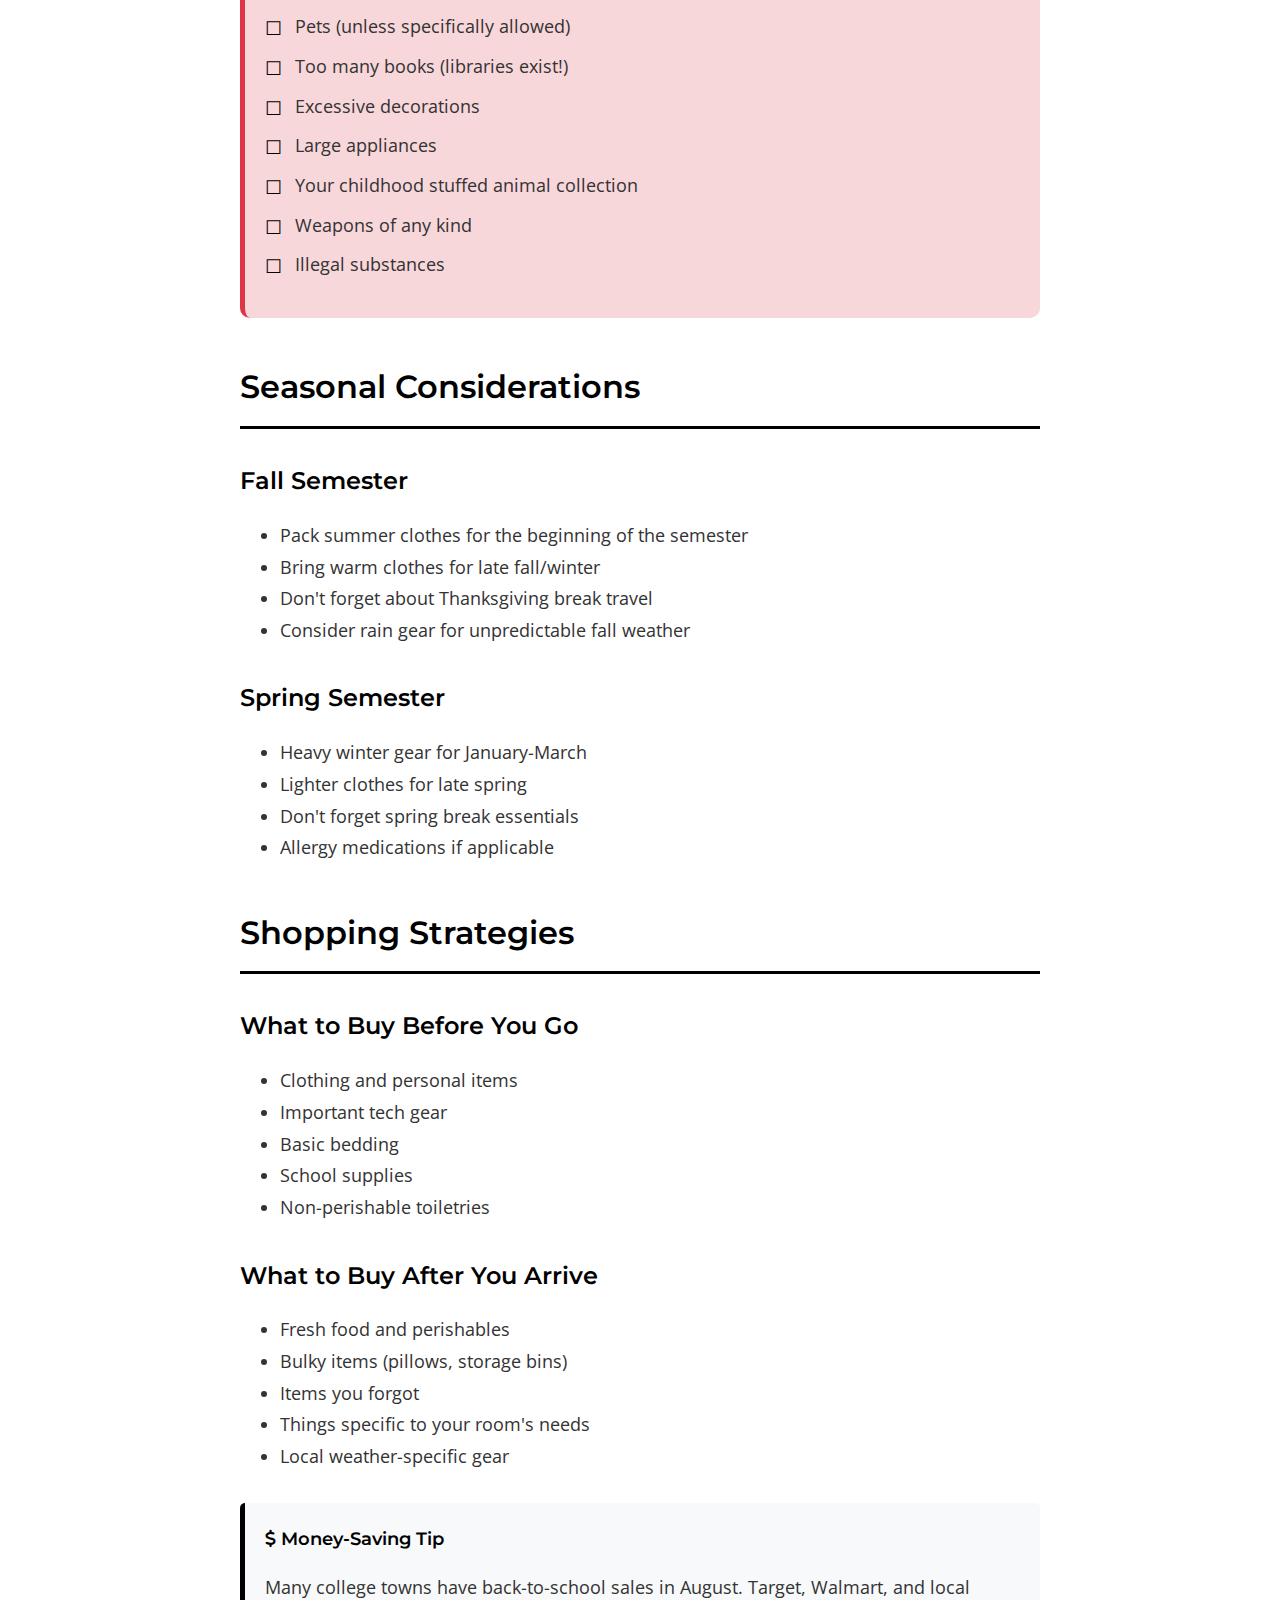
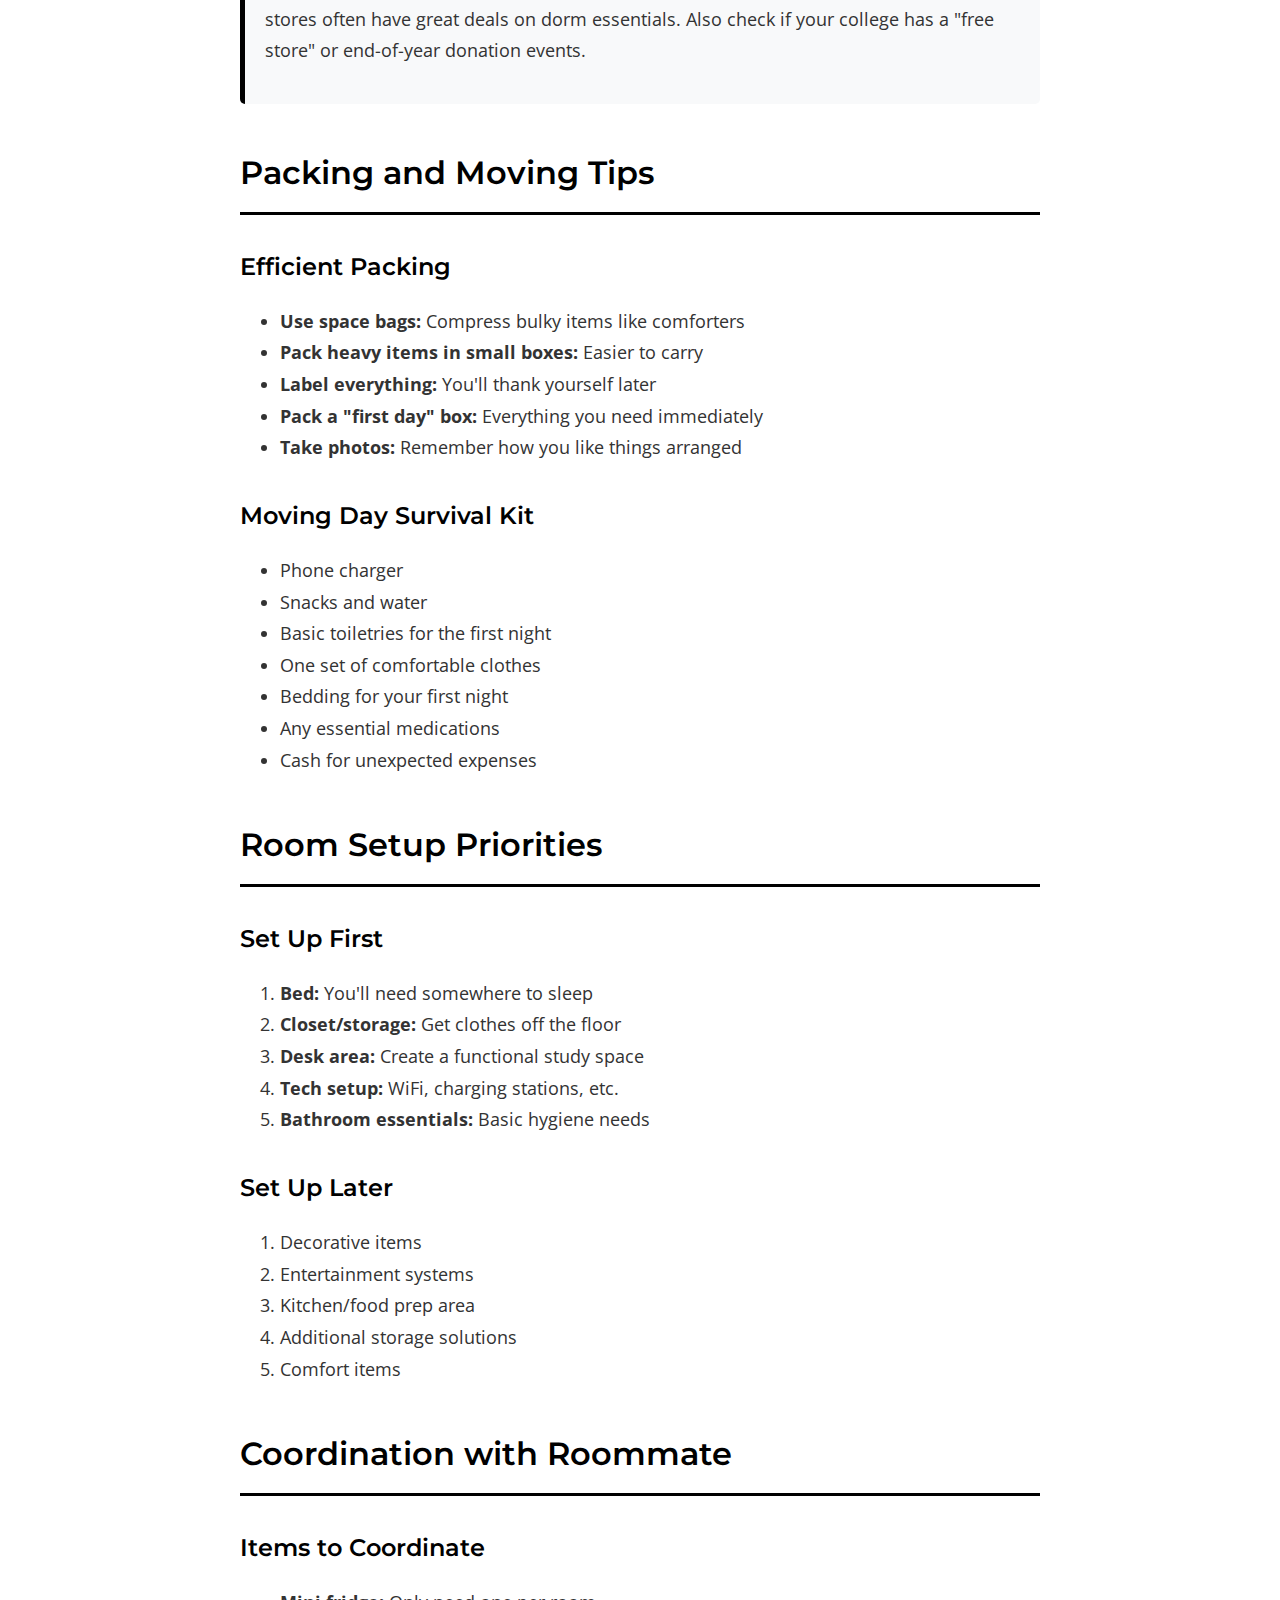
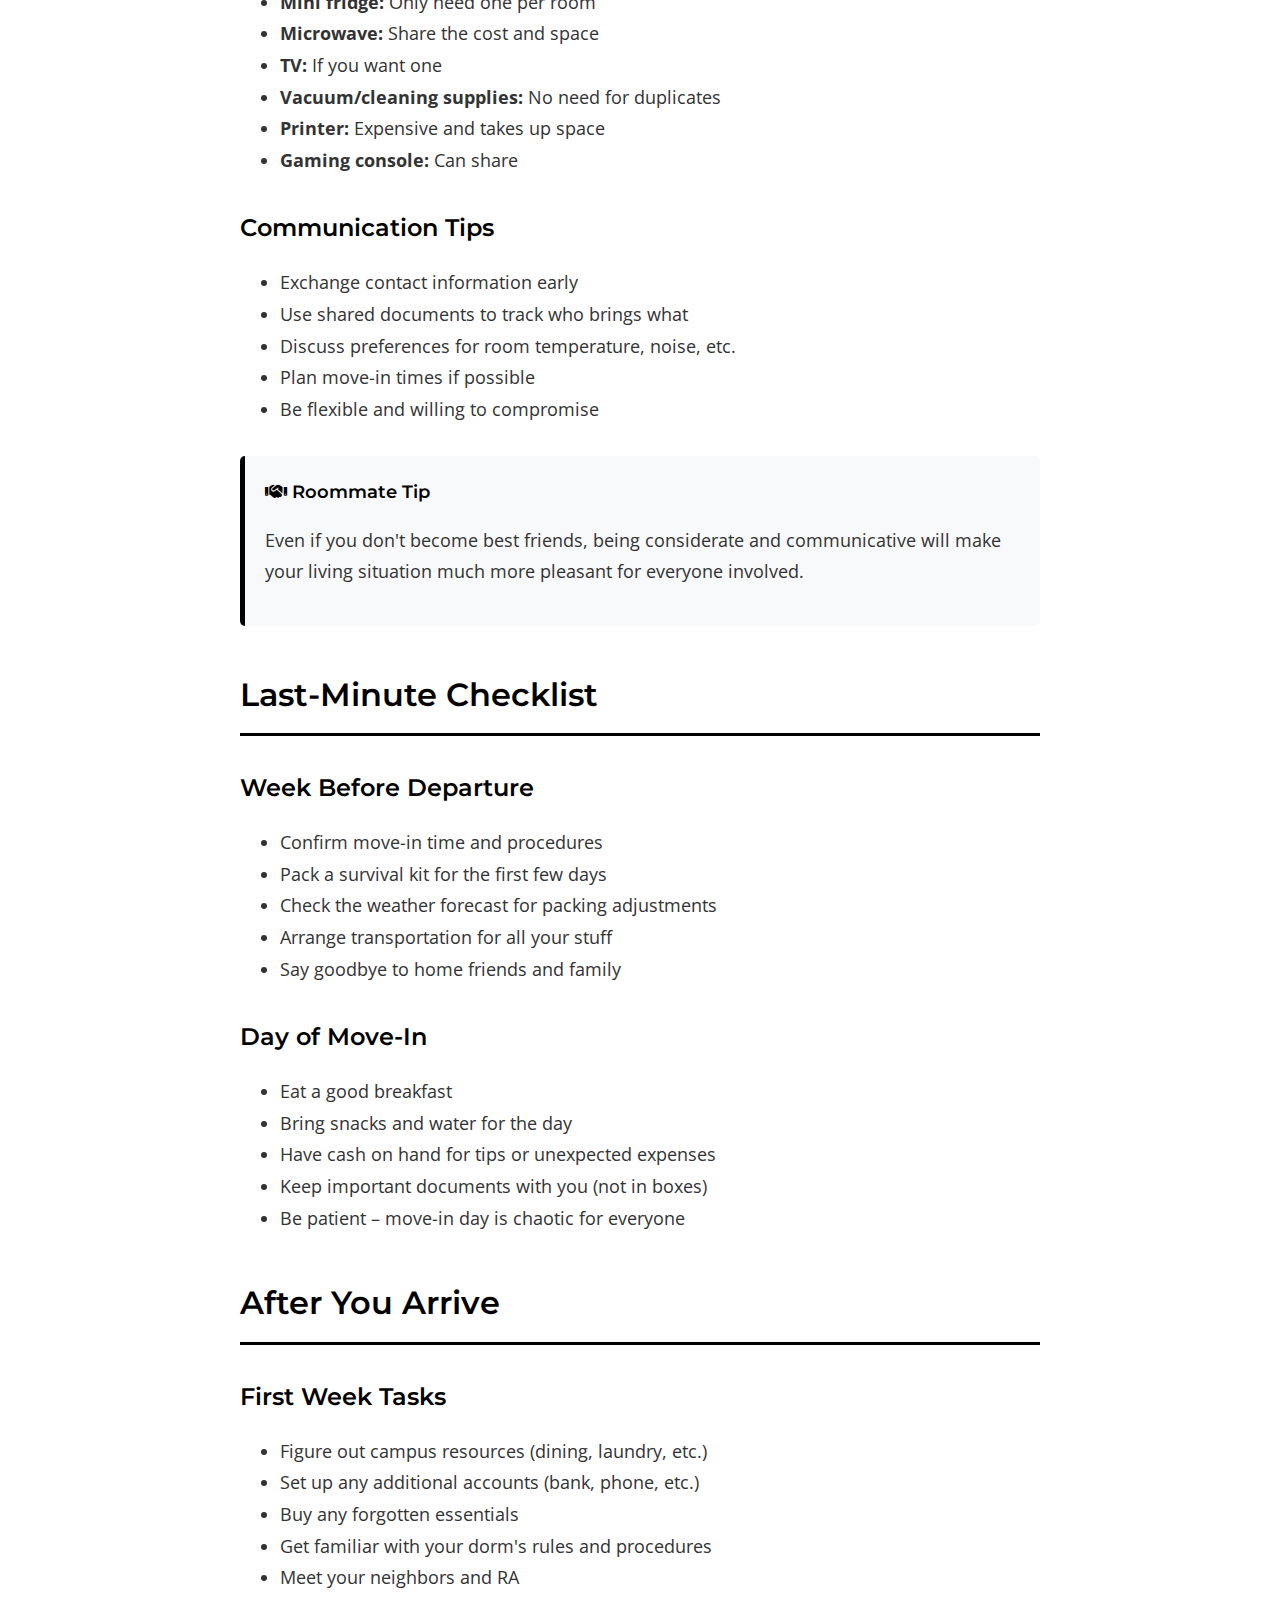
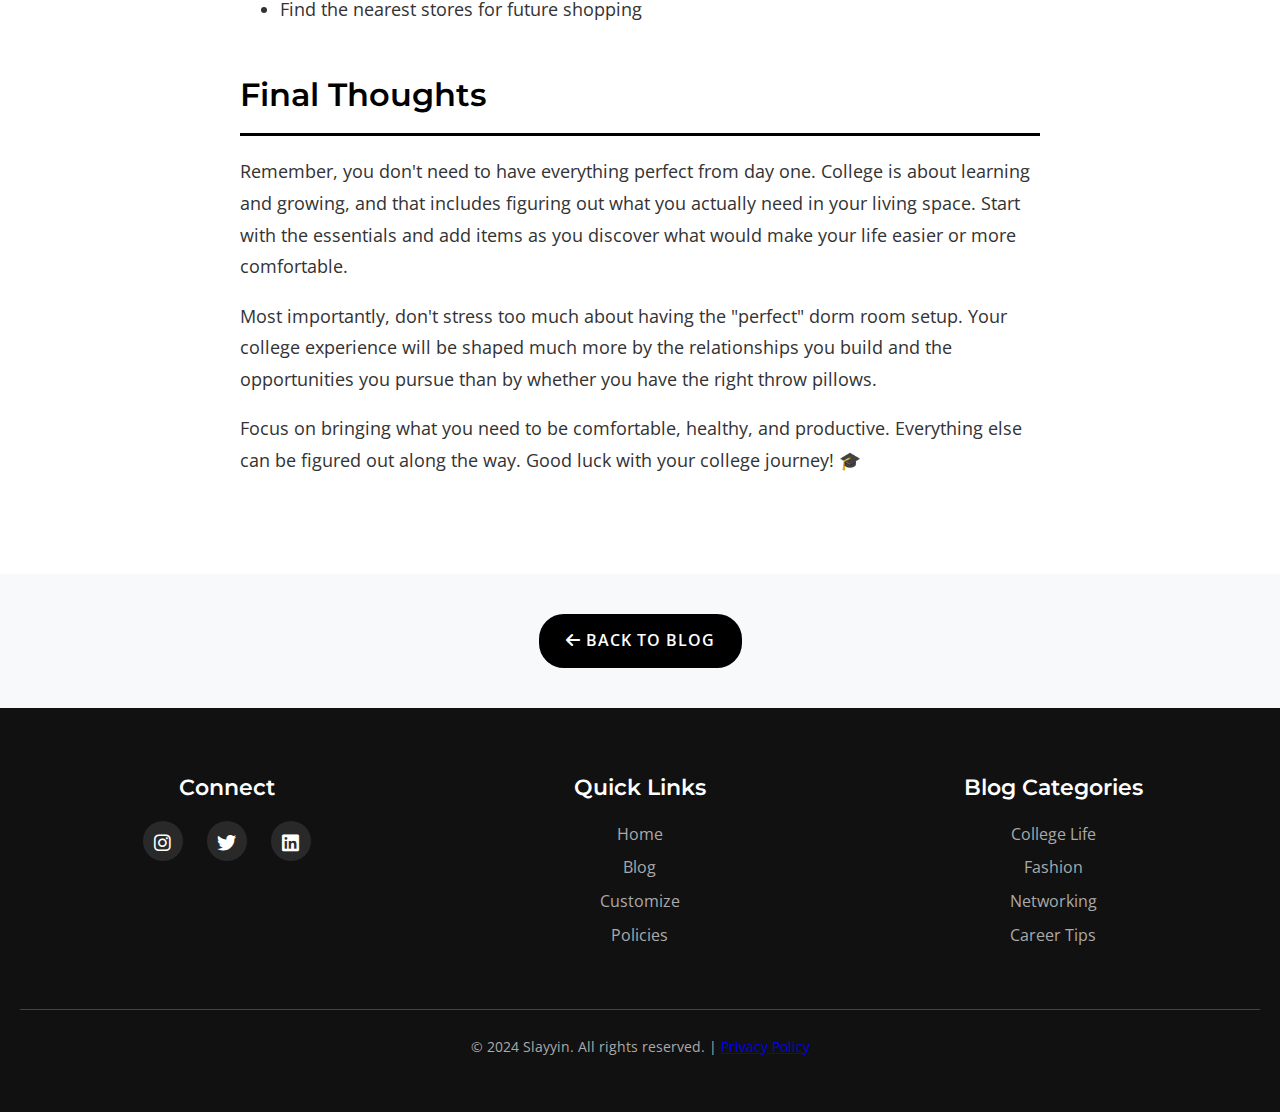
<file: blog-college-packing.html>
<!DOCTYPE html>
<html lang="en">
<head>
    <meta charset="UTF-8">
    <meta name="viewport" content="width=device-width, initial-scale=1.0">
    <title>Ultimate College Packing Checklist for 2025 | Slayyin Blog</title>
    <link rel="stylesheet" href="https://cdnjs.cloudflare.com/ajax/libs/font-awesome/6.5.1/css/all.min.css">
    <link rel="stylesheet" href="index.css">
    <link rel="apple-touch-icon" sizes="180x180" href="favicon_io (2)/apple-touch-icon.png">
    <link rel="icon" type="image/png" sizes="32x32" href="favicon_io (2)/favicon-32x32.png">
    <style>
        .blog-post-hero {
            background: linear-gradient(135deg, #1a1a1a 0%, #2a2a2a 100%);
            padding: 120px 5% 80px;
            text-align: center;
            position: relative;
            overflow: hidden;
        }
        .blog-post-hero::before {
            content: "";
            position: absolute;
            top: 0; left: 0; right: 0; bottom: 0;
            background-image: radial-gradient(circle at 20% 30%, rgba(255, 255, 255, 0.1) 0%, transparent 25%),
                              radial-gradient(circle at 80% 70%, rgba(255, 255, 255, 0.1) 0%, transparent 25%);
            z-index: 1;
        }
        .blog-post-content {
            position: relative;
            z-index: 2;
            max-width: 800px;
            margin: 0 auto;
        }
        .blog-post-hero h1 {
            font-family: "Montserrat", sans-serif;
            font-size: clamp(2rem, 5vw, 3.5rem);
            font-weight: 700;
            margin-bottom: 20px;
            color: #fff;
            line-height: 1.2;
        }
        .blog-meta {
            display: flex;
            justify-content: center;
            gap: 30px;
            margin-bottom: 30px;
            font-size: 1rem;
            color: #ccc;
        }
        .blog-meta span {
            display: flex;
            align-items: center;
            gap: 8px;
        }
        .blog-excerpt {
            font-size: 1.2rem;
            color: rgba(255, 255, 255, 0.9);
            line-height: 1.6;
            max-width: 600px;
            margin: 0 auto;
        }
        .blog-article {
            padding: 80px 5%;
            background: #fff;
        }
        .article-content {
            max-width: 800px;
            margin: 0 auto;
            line-height: 1.8;
            font-size: 1.1rem;
            color: #333;
        }
        .article-content h2 {
            font-family: "Montserrat", sans-serif;
            font-size: 2rem;
            font-weight: 600;
            margin: 40px 0 20px;
            color: #000;
            border-bottom: 3px solid #000;
            padding-bottom: 10px;
        }
        .article-content h3 {
            font-family: "Montserrat", sans-serif;
            font-size: 1.5rem;
            font-weight: 600;
            margin: 30px 0 15px;
            color: #000;
        }
        .checklist {
            background: #f8f9fa;
            padding: 20px;
            border-radius: 10px;
            margin: 20px 0;
        }
        .checklist h4 {
            font-family: "Montserrat", sans-serif;
            margin: 0 0 15px;
            color: #000;
            font-weight: 600;
            font-size: 1.2rem;
        }
        .checklist ul {
            list-style: none;
            padding: 0;
        }
        .checklist li {
            margin-bottom: 8px;
            position: relative;
            padding-left: 30px;
        }
        .checklist li::before {
            content: "☐";
            position: absolute;
            left: 0;
            font-size: 1.2rem;
            color: #000;
        }
        .essential {
            background: #e8f5e8;
            border-left: 5px solid #28a745;
        }
        .optional {
            background: #fff3cd;
            border-left: 5px solid #ffc107;
        }
        .avoid {
            background: #f8d7da;
            border-left: 5px solid #dc3545;
        }
        .tip-box {
            background: #f8f9fa;
            border-left: 5px solid #000;
            padding: 20px;
            margin: 30px 0;
            border-radius: 5px;
        }
        .tip-box h4 {
            font-family: "Montserrat", sans-serif;
            margin: 0 0 10px;
            color: #000;
            font-weight: 600;
        }
        .back-to-blog {
            text-align: center;
            padding: 40px 5%;
            background: #f8f9fa;
        }
        .back-btn {
            background: #000;
            color: #fff;
            border: 2px solid #000;
            padding: 12px 25px;
            border-radius: 25px;
            font-weight: 600;
            cursor: pointer;
            transition: all 0.3s ease;
            text-decoration: none;
            display: inline-block;
            text-transform: uppercase;
            letter-spacing: 1px;
        }
        .back-btn:hover {
            background: #fff;
            color: #000;
            transform: translateY(-2px);
            box-shadow: 0 5px 15px rgba(0, 0, 0, 0.3);
        }
        @media (max-width: 768px) {
            .blog-meta { 
                flex-direction: row; 
                gap: 15px; 
                font-size: 0.85rem;
                flex-wrap: wrap;
                justify-content: center;
            }
            .blog-meta span {
                gap: 5px;
            }
            .blog-post-hero { padding: 100px 5% 60px; }
            .blog-article { padding: 60px 5%; }
            .article-content { font-size: 1rem; }
        }
    </style>
</head>
<body>
    <!-- Page Loader -->
    <div class="page-loader" id="pageLoader">
        <div class="loader-content">
            <img 
                src="website-logo.png" 
                alt="Slayyin Logo" 
                class="loader-logo"
            />
            <div class="loader-spinner"></div>
            <div class="loader-text">Loading...</div>
            <div class="loader-progress">
                <div class="loader-progress-bar" id="progressBar"></div>
            </div>
        </div>
    </div>

    <header>
        <div class="header-left">
            <a href="index.html">
                <img src="website-logo.png" alt="Slayyin Logo" class="logo" />
            </a>
        </div>
        <div class="header-center">
            <div class="search-container">
                <i class="fas fa-search search-icon"></i>
                <input type="text" class="search-bar" placeholder="Search blog posts..." id="searchInput" />
                <div class="search-results" id="searchResults"></div>
            </div>
        </div>
        <div class="header-right">
            <div class="mobile-search-icon" onclick="toggleMobileSearch()">
                <i class="fas fa-search"></i>
            </div>
            <div class="user-icon-container" onclick="showComingSoonMessage(event)">
                <i class="fas fa-user"></i>
            </div>
            <div class="wishlist-icon" onclick="showComingSoonMessage(event)">
                <i class="fas fa-heart"></i>
            </div>
            <div class="cart-icon" onclick="showComingSoonMessage(event)">
                <i class="fas fa-shopping-cart"></i>
            </div>
        </div>
    </header>

    <section class="blog-post-hero">
        <div class="blog-post-content">
            <h1>Ultimate College Packing Checklist for 2025</h1>
            <div class="blog-meta">
                <span><i class="fas fa-calendar"></i> December 5, 2024</span>
                <span><i class="fas fa-tag"></i> Essentials</span>
                <span><i class="fas fa-clock"></i> 15 min read</span>
            </div>
            <p class="blog-excerpt">
                Don't forget anything important! Our comprehensive checklist covers everything 
                from dorm essentials to tech gear you'll actually use.
            </p>
        </div>
    </section>

    <article class="blog-article">
        <div class="article-content">
            <p>Packing for college can feel overwhelming. You're trying to fit your entire life into a few boxes and suitcases, moving to a tiny dorm room, and you have no idea what you'll actually need. This comprehensive checklist will help you pack everything essential while avoiding unnecessary items that will just clutter your space.</p>

            <div class="tip-box">
                <h4><i class="fas fa-lightbulb"></i> Before You Start</h4>
                <p>Check your college's specific guidelines and prohibited items list. Some schools don't allow certain appliances, decorations, or furniture. Also coordinate with your roommate to avoid bringing duplicates of larger items.</p>
            </div>

            <h2>Clothing Essentials</h2>

            <div class="checklist essential">
                <h4>✅ Must-Have Clothing</h4>
                <ul>
                    <li>7-10 days worth of underwear and socks</li>
                    <li>2-3 weeks of casual clothes (t-shirts, jeans, shorts)</li>
                    <li>1-2 nice outfits for presentations or special events</li>
                    <li>Pajamas and comfortable loungewear</li>
                    <li>1 warm coat appropriate for your climate</li>
                    <li>Rain jacket or umbrella</li>
                    <li>2-3 hoodies or sweatshirts</li>
                    <li>Athletic wear for gym or sports</li>
                    <li>Swimwear (you'll be surprised how often you need it)</li>
                    <li>Comfortable walking shoes</li>
                    <li>Dressier shoes for formal events</li>
                    <li>Flip-flops for dorm showers</li>
                    <li>Season-appropriate accessories (scarves, hats, gloves)</li>
                </ul>
            </div>

            <div class="tip-box">
                <h4><i class="fas fa-tshirt"></i> Clothing Tips</h4>
                <p>Pack for the climate, not just the season you're arriving in. You'll be there all year! Also, college laundry schedules are unpredictable, so having extra underwear and socks is crucial.</p>
            </div>

            <h2>Bedding and Room Essentials</h2>

            <div class="checklist essential">
                <h4>✅ Bedroom Must-Haves</h4>
                <ul>
                    <li>Twin XL sheets (2-3 sets) - verify mattress size with your school</li>
                    <li>Pillows (2) and pillowcases (4)</li>
                    <li>Blanket or comforter</li>
                    <li>Mattress pad or topper for comfort</li>
                    <li>Desk lamp with good lighting</li>
                    <li>Blackout curtains or sleep mask</li>
                    <li>Small area rug for warmth and comfort</li>
                    <li>Hangers (lots of them!)</li>
                    <li>Storage containers or bins</li>
                    <li>Over-the-door organizers</li>
                    <li>Command strips and hooks (no nails allowed in most dorms)</li>
                    <li>Basic tool kit (screwdriver, hammer, etc.)</li>
                </ul>
            </div>

            <h2>Academic Supplies</h2>

            <div class="checklist essential">
                <h4>✅ Study Essentials</h4>
                <ul>
                    <li>Laptop and charger</li>
                    <li>Backup charger or power bank</li>
                    <li>Notebooks and loose-leaf paper</li>
                    <li>Pens, pencils, highlighters</li>
                    <li>Stapler and staples</li>
                    <li>Calculator (if required for your major)</li>
                    <li>Binders and folders</li>
                    <li>Sticky notes and index cards</li>
                    <li>Desk organizer</li>
                    <li>Extension cords and power strips</li>
                    <li>USB drives for backup</li>
                    <li>Bookstand or laptop stand</li>
                </ul>
            </div>

            <div class="tip-box">
                <h4><i class="fas fa-laptop"></i> Tech Tip</h4>
                <p>Don't buy textbooks until after the first week of classes. Many professors don't actually use the "required" textbooks, and you can often find cheaper used copies or digital versions.</p>
            </div>

            <h2>Personal Care and Health</h2>

            <div class="checklist essential">
                <h4>✅ Personal Care Essentials</h4>
                <ul>
                    <li>Toiletries (toothbrush, toothpaste, shampoo, soap, etc.)</li>
                    <li>Towels (2-3 bath towels, 2-3 hand towels)</li>
                    <li>Shower caddy for transporting toiletries</li>
                    <li>Robe for walking to/from showers</li>
                    <li>First aid kit with basic medications</li>
                    <li>Prescription medications (with extra supply)</li>
                    <li>Thermometer</li>
                    <li>Sunscreen</li>
                    <li>Hair dryer and styling tools</li>
                    <li>Contact lens solution and glasses</li>
                    <li>Birth control and safe sex supplies</li>
                    <li>Feminine hygiene products</li>
                </ul>
            </div>

            <h2>Kitchen and Food Items</h2>

            <p><strong>Important:</strong> Check your dorm's kitchen policies first. Many dorms don't allow certain appliances.</p>

            <div class="checklist essential">
                <h4>✅ Food Prep Basics</h4>
                <ul>
                    <li>Mini fridge (coordinate with roommate)</li>
                    <li>Microwave (if allowed)</li>
                    <li>Electric kettle or hot water dispenser</li>
                    <li>Basic dishes and cups</li>
                    <li>Utensils (forks, knives, spoons)</li>
                    <li>Can opener and bottle opener</li>
                    <li>Food storage containers</li>
                    <li>Water bottles</li>
                    <li>Coffee mug or travel mug</li>
                    <li>Non-perishable snacks</li>
                    <li>Dish soap and sponges</li>
                </ul>
            </div>

            <div class="checklist optional">
                <h4>⚠️ Nice to Have (If Allowed)</h4>
                <ul>
                    <li>Coffee maker or single-serve machine</li>
                    <li>Blender for smoothies</li>
                    <li>Rice cooker (surprisingly versatile)</li>
                    <li>Air fryer (if space allows)</li>
                    <li>Cutting board and knife</li>
                </ul>
            </div>

            <h2>Cleaning Supplies</h2>

            <div class="checklist essential">
                <h4>✅ Cleaning Must-Haves</h4>
                <ul>
                    <li>All-purpose cleaner</li>
                    <li>Disinfecting wipes</li>
                    <li>Paper towels</li>
                    <li>Toilet paper</li>
                    <li>Laundry detergent and fabric softener</li>
                    <li>Laundry basket or hamper</li>
                    <li>Vacuum (small handheld) or broom</li>
                    <li>Trash bags</li>
                    <li>Air freshener</li>
                    <li>Cleaning cloths or rags</li>
                </ul>
            </div>

            <h2>Entertainment and Comfort</h2>

            <div class="checklist optional">
                <h4>⚠️ Comfort Items</h4>
                <ul>
                    <li>Gaming console (if you're into gaming)</li>
                    <li>Bluetooth speaker</li>
                    <li>Streaming device for TV</li>
                    <li>Books or e-reader</li>
                    <li>Art supplies or craft materials</li>
                    <li>Musical instruments (check noise policies)</li>
                    <li>Throw pillows and decorative items</li>
                    <li>Photo frames or wall decorations</li>
                    <li>Plants (low-maintenance ones)</li>
                    <li>String lights for ambiance</li>
                </ul>
            </div>

            <h2>Important Documents and Finances</h2>

            <div class="checklist essential">
                <h4>✅ Essential Documents</h4>
                <ul>
                    <li>Driver's license or state ID</li>
                    <li>Passport (if applicable)</li>
                    <li>Social Security card</li>
                    <li>Birth certificate</li>
                    <li>Health insurance information</li>
                    <li>Immunization records</li>
                    <li>Emergency contact information</li>
                    <li>Bank account information</li>
                    <li>Credit/debit cards</li>
                    <li>Student ID and registration materials</li>
                    <li>Car registration and insurance (if bringing a car)</li>
                </ul>
            </div>

            <div class="tip-box">
                <h4><i class="fas fa-shield-alt"></i> Safety Tip</h4>
                <p>Keep copies of important documents separate from originals. Consider scanning everything and storing digital copies in the cloud as backup.</p>
            </div>

            <h2>What NOT to Bring</h2>

            <div class="checklist avoid">
                <h4>❌ Items to Leave at Home</h4>
                <ul>
                    <li>Your entire wardrobe (you won't wear half of it)</li>
                    <li>Expensive jewelry or irreplaceable items</li>
                    <li>Furniture (unless specifically allowed)</li>
                    <li>Candles or incense (fire hazards)</li>
                    <li>Space heaters or window AC units</li>
                    <li>Pets (unless specifically allowed)</li>
                    <li>Too many books (libraries exist!)</li>
                    <li>Excessive decorations</li>
                    <li>Large appliances</li>
                    <li>Your childhood stuffed animal collection</li>
                    <li>Weapons of any kind</li>
                    <li>Illegal substances</li>
                </ul>
            </div>

            <h2>Seasonal Considerations</h2>

            <h3>Fall Semester</h3>
            <ul>
                <li>Pack summer clothes for the beginning of the semester</li>
                <li>Bring warm clothes for late fall/winter</li>
                <li>Don't forget about Thanksgiving break travel</li>
                <li>Consider rain gear for unpredictable fall weather</li>
            </ul>

            <h3>Spring Semester</h3>
            <ul>
                <li>Heavy winter gear for January-March</li>
                <li>Lighter clothes for late spring</li>
                <li>Don't forget spring break essentials</li>
                <li>Allergy medications if applicable</li>
            </ul>

            <h2>Shopping Strategies</h2>

            <h3>What to Buy Before You Go</h3>
            <ul>
                <li>Clothing and personal items</li>
                <li>Important tech gear</li>
                <li>Basic bedding</li>
                <li>School supplies</li>
                <li>Non-perishable toiletries</li>
            </ul>

            <h3>What to Buy After You Arrive</h3>
            <ul>
                <li>Fresh food and perishables</li>
                <li>Bulky items (pillows, storage bins)</li>
                <li>Items you forgot</li>
                <li>Things specific to your room's needs</li>
                <li>Local weather-specific gear</li>
            </ul>

            <div class="tip-box">
                <h4><i class="fas fa-dollar-sign"></i> Money-Saving Tip</h4>
                <p>Many college towns have back-to-school sales in August. Target, Walmart, and local stores often have great deals on dorm essentials. Also check if your college has a "free store" or end-of-year donation events.</p>
            </div>

            <h2>Packing and Moving Tips</h2>

            <h3>Efficient Packing</h3>
            <ul>
                <li><strong>Use space bags:</strong> Compress bulky items like comforters</li>
                <li><strong>Pack heavy items in small boxes:</strong> Easier to carry</li>
                <li><strong>Label everything:</strong> You'll thank yourself later</li>
                <li><strong>Pack a "first day" box:</strong> Everything you need immediately</li>
                <li><strong>Take photos:</strong> Remember how you like things arranged</li>
            </ul>

            <h3>Moving Day Survival Kit</h3>
            <ul>
                <li>Phone charger</li>
                <li>Snacks and water</li>
                <li>Basic toiletries for the first night</li>
                <li>One set of comfortable clothes</li>
                <li>Bedding for your first night</li>
                <li>Any essential medications</li>
                <li>Cash for unexpected expenses</li>
            </ul>

            <h2>Room Setup Priorities</h2>

            <h3>Set Up First</h3>
            <ol>
                <li><strong>Bed:</strong> You'll need somewhere to sleep</li>
                <li><strong>Closet/storage:</strong> Get clothes off the floor</li>
                <li><strong>Desk area:</strong> Create a functional study space</li>
                <li><strong>Tech setup:</strong> WiFi, charging stations, etc.</li>
                <li><strong>Bathroom essentials:</strong> Basic hygiene needs</li>
            </ol>

            <h3>Set Up Later</h3>
            <ol>
                <li>Decorative items</li>
                <li>Entertainment systems</li>
                <li>Kitchen/food prep area</li>
                <li>Additional storage solutions</li>
                <li>Comfort items</li>
            </ol>

            <h2>Coordination with Roommate</h2>

            <h3>Items to Coordinate</h3>
            <ul>
                <li><strong>Mini fridge:</strong> Only need one per room</li>
                <li><strong>Microwave:</strong> Share the cost and space</li>
                <li><strong>TV:</strong> If you want one</li>
                <li><strong>Vacuum/cleaning supplies:</strong> No need for duplicates</li>
                <li><strong>Printer:</strong> Expensive and takes up space</li>
                <li><strong>Gaming console:</strong> Can share</li>
            </ul>

            <h3>Communication Tips</h3>
            <ul>
                <li>Exchange contact information early</li>
                <li>Use shared documents to track who brings what</li>
                <li>Discuss preferences for room temperature, noise, etc.</li>
                <li>Plan move-in times if possible</li>
                <li>Be flexible and willing to compromise</li>
            </ul>

            <div class="tip-box">
                <h4><i class="fas fa-handshake"></i> Roommate Tip</h4>
                <p>Even if you don't become best friends, being considerate and communicative will make your living situation much more pleasant for everyone involved.</p>
            </div>

            <h2>Last-Minute Checklist</h2>

            <h3>Week Before Departure</h3>
            <ul>
                <li>Confirm move-in time and procedures</li>
                <li>Pack a survival kit for the first few days</li>
                <li>Check the weather forecast for packing adjustments</li>
                <li>Arrange transportation for all your stuff</li>
                <li>Say goodbye to home friends and family</li>
            </ul>

            <h3>Day of Move-In</h3>
            <ul>
                <li>Eat a good breakfast</li>
                <li>Bring snacks and water for the day</li>
                <li>Have cash on hand for tips or unexpected expenses</li>
                <li>Keep important documents with you (not in boxes)</li>
                <li>Be patient – move-in day is chaotic for everyone</li>
            </ul>

            <h2>After You Arrive</h2>

            <h3>First Week Tasks</h3>
            <ul>
                <li>Figure out campus resources (dining, laundry, etc.)</li>
                <li>Set up any additional accounts (bank, phone, etc.)</li>
                <li>Buy any forgotten essentials</li>
                <li>Get familiar with your dorm's rules and procedures</li>
                <li>Meet your neighbors and RA</li>
                <li>Find the nearest stores for future shopping</li>
            </ul>

            <h2>Final Thoughts</h2>

            <p>Remember, you don't need to have everything perfect from day one. College is about learning and growing, and that includes figuring out what you actually need in your living space. Start with the essentials and add items as you discover what would make your life easier or more comfortable.</p>

            <p>Most importantly, don't stress too much about having the "perfect" dorm room setup. Your college experience will be shaped much more by the relationships you build and the opportunities you pursue than by whether you have the right throw pillows.</p>

            <p>Focus on bringing what you need to be comfortable, healthy, and productive. Everything else can be figured out along the way. Good luck with your college journey! 🎓</p>
        </div>
    </article>

    <section class="back-to-blog">
        <a href="slayyin-blog.html" class="back-btn">
            <i class="fas fa-arrow-left"></i> Back to Blog
        </a>
    </section>

    <footer class="footer">
        <div class="footer-container">
            <div class="footer-section footer-connect">
                <h3>Connect</h3>
                <div class="social-icons">
                    <a href="#" onclick="showComingSoonMessage(event)"><i class="fab fa-instagram"></i></a>
                    <a href="#" onclick="showComingSoonMessage(event)"><i class="fab fa-twitter"></i></a>
                    <a href="#" onclick="showComingSoonMessage(event)"><i class="fab fa-linkedin"></i></a>
                </div>
            </div>
            <div class="footer-links-container">
                <div class="footer-section">
                    <h3>Quick Links</h3>
                    <ul>
                        <li><a href="index.html">Home</a></li>
                        <li><a href="slayyin-blog.html">Blog</a></li>
                        <li><a href="customize.html">Customize</a></li>
                        <li><a href="policies.html">Policies</a></li>
                    </ul>
                </div>
                <div class="footer-section">
                    <h3>Blog Categories</h3>
                    <ul>
                        <li><a href="slayyin-blog.html#college-life">College Life</a></li>
                        <li><a href="slayyin-blog.html#fashion">Fashion</a></li>
                        <li><a href="slayyin-blog.html#networking">Networking</a></li>
                        <li><a href="slayyin-blog.html#career">Career Tips</a></li>
                    </ul>
                </div>
            </div>
        </div>
        <div class="footer-bottom">
            <p>&copy; 2024 Slayyin. All rights reserved. | <a href="policies.html">Privacy Policy</a></p>
        </div>
    </footer>

    <div class="coming-soon-overlay" onclick="hideComingSoonMessage()"></div>
    <div class="coming-soon-message">
        <h3>Coming Soon!</h3>
        <p>This feature is currently under development.</p>
        <p>Stay tuned for exciting updates!</p>
    </div>

    <style>
        /* Coming Soon Overlay Styles */
        .coming-soon-overlay {
            position: fixed;
            top: 0;
            left: 0;
            width: 100%;
            height: 100%;
            background: rgba(0, 0, 0, 0.8);
            z-index: 9998;
            display: none;
        }

        .coming-soon-overlay.active {
            display: block;
        }

        .coming-soon-message {
            position: fixed;
            top: 50%;
            left: 50%;
            transform: translate(-50%, -50%);
            background: #fff;
            padding: 30px;
            border-radius: 15px;
            text-align: center;
            z-index: 9999;
            box-shadow: 0 20px 40px rgba(0, 0, 0, 0.3);
            display: none;
            max-width: 400px;
            width: 90%;
        }

        .coming-soon-message.active {
            display: block;
        }

        .coming-soon-message h3 {
            color: #000;
            margin-bottom: 15px;
            font-family: "Montserrat", sans-serif;
        }

        .coming-soon-message p {
            color: #666;
            margin-bottom: 10px;
        }

        /* Feature Coming Soon Notification Styles */
        .feature-coming-soon {
            position: fixed;
            top: 20px;
            right: 20px;
            background: #000;
            color: #fff;
            padding: 15px 20px;
            border-radius: 25px;
            font-weight: 600;
            z-index: 10000;
            transform: translateX(400px);
            opacity: 0;
            transition: all 0.3s ease;
            display: none;
        }

        .feature-coming-soon.show {
            transform: translateX(0);
            opacity: 1;
            display: block;
        }

        /* Footer Desktop Layout */
        .footer-links-container {
            display: contents;
        }

        /* Footer Mobile Layout */
        @media (max-width: 768px) {
            .footer-container {
                flex-direction: column;
                align-items: center;
                text-align: center;
            }

            /* Connect section first (centered) */
            .footer-connect {
                width: 100%;
                margin-bottom: 30px;
                text-align: center;
            }

            /* Container for Quick Links and Categories */
            .footer-links-container {
                display: flex;
                width: 100%;
                justify-content: space-between;
                gap: 20px;
                max-width: 400px;
            }

            /* Quick Links and Categories side by side */
            .footer-links-container .footer-section {
                width: 48%;
                text-align: left;
            }

            .footer-links-container .footer-section h3 {
                font-size: 1rem;
                margin-bottom: 15px;
            }

            .footer-links-container .footer-section ul {
                font-size: 0.9rem;
            }

            .footer-links-container .footer-section ul li {
                margin-bottom: 8px;
            }

            /* Improve social icons for mobile */
            .footer-connect .social-icons a {
                width: 48px;
                height: 48px;
                border-radius: 50%;
                display: inline-flex;
                align-items: center;
                justify-content: center;
                margin: 0 8px;
                text-decoration: none;
                flex-shrink: 0;
                background: rgba(255, 255, 255, 0.1);
                transition: all 0.3s ease;
            }

            .footer-connect .social-icons a:hover {
                background: rgba(255, 255, 255, 0.2);
                transform: translateY(-2px);
            }

            .footer-connect .social-icons a i {
                font-size: 1.2rem;
                color: #fff;
                line-height: 1;
            }
        }
    </style>

    <script src="index.js"></script>

    <!-- Page Loader JavaScript -->
    <script>
        document.addEventListener('DOMContentLoaded', function() {
            const loader = document.getElementById('pageLoader');
            const progressBar = document.getElementById('progressBar');
            let progress = 0;
            
            // Simulate loading progress
            const progressInterval = setInterval(() => {
                progress += Math.random() * 15;
                if (progress > 90) {
                    progress = 90;
                }
                progressBar.style.width = progress + '%';
            }, 100);
            
            // Hide loader when page is fully loaded
            window.addEventListener('load', function() {
                // Complete the progress bar
                progressBar.style.width = '100%';
                
                // Wait a moment then hide loader
                setTimeout(() => {
                    clearInterval(progressInterval);
                    loader.classList.add('hidden');
                    
                    // Remove loader from DOM after transition
                    setTimeout(() => {
                        loader.style.display = 'none';
                    }, 500);
                }, 300);
            });
            
            // Fallback: hide loader after maximum time
            setTimeout(() => {
                if (!loader.classList.contains('hidden')) {
                    clearInterval(progressInterval);
                    progressBar.style.width = '100%';
                    loader.classList.add('hidden');
                    setTimeout(() => {
                        loader.style.display = 'none';
                    }, 500);
                }
            }, 5000); // 5 seconds maximum
        });
    </script>

    <script>
        // Coming Soon Message Functions
        function showComingSoonMessage(event) {
            event.preventDefault();
            event.stopPropagation();
            
            const overlay = document.querySelector('.coming-soon-overlay');
            const message = document.querySelector('.coming-soon-message');
            
            if (overlay && message) {
                overlay.classList.add('active');
                message.classList.add('active');
            }
        }

        function hideComingSoonMessage() {
            const overlay = document.querySelector('.coming-soon-overlay');
            const message = document.querySelector('.coming-soon-message');
            
            if (overlay && message) {
                overlay.classList.remove('active');
                message.classList.remove('active');
            }
        }

        // Mobile Search Toggle Function
        function toggleMobileSearch() {
            const mobileSearchContainer = document.getElementById('mobileSearchContainer');
            mobileSearchContainer.classList.toggle('active');

            // Focus on the search input when opening
            if (mobileSearchContainer.classList.contains('active')) {
                document.getElementById('mobileSearchInput').focus();
            }
        }

        // Close mobile search when clicking outside
        document.addEventListener('click', function(event) {
            const mobileSearchContainer = document.getElementById('mobileSearchContainer');
            const mobileSearchIcon = document.querySelector('.mobile-search-icon');

            if (mobileSearchContainer && mobileSearchContainer.classList.contains('active')) {
                if (!mobileSearchContainer.contains(event.target) && 
                    !mobileSearchIcon.contains(event.target)) {
                    mobileSearchContainer.classList.remove('active');
                }
            }
        });
    </script>
</body>
</html>
</file>
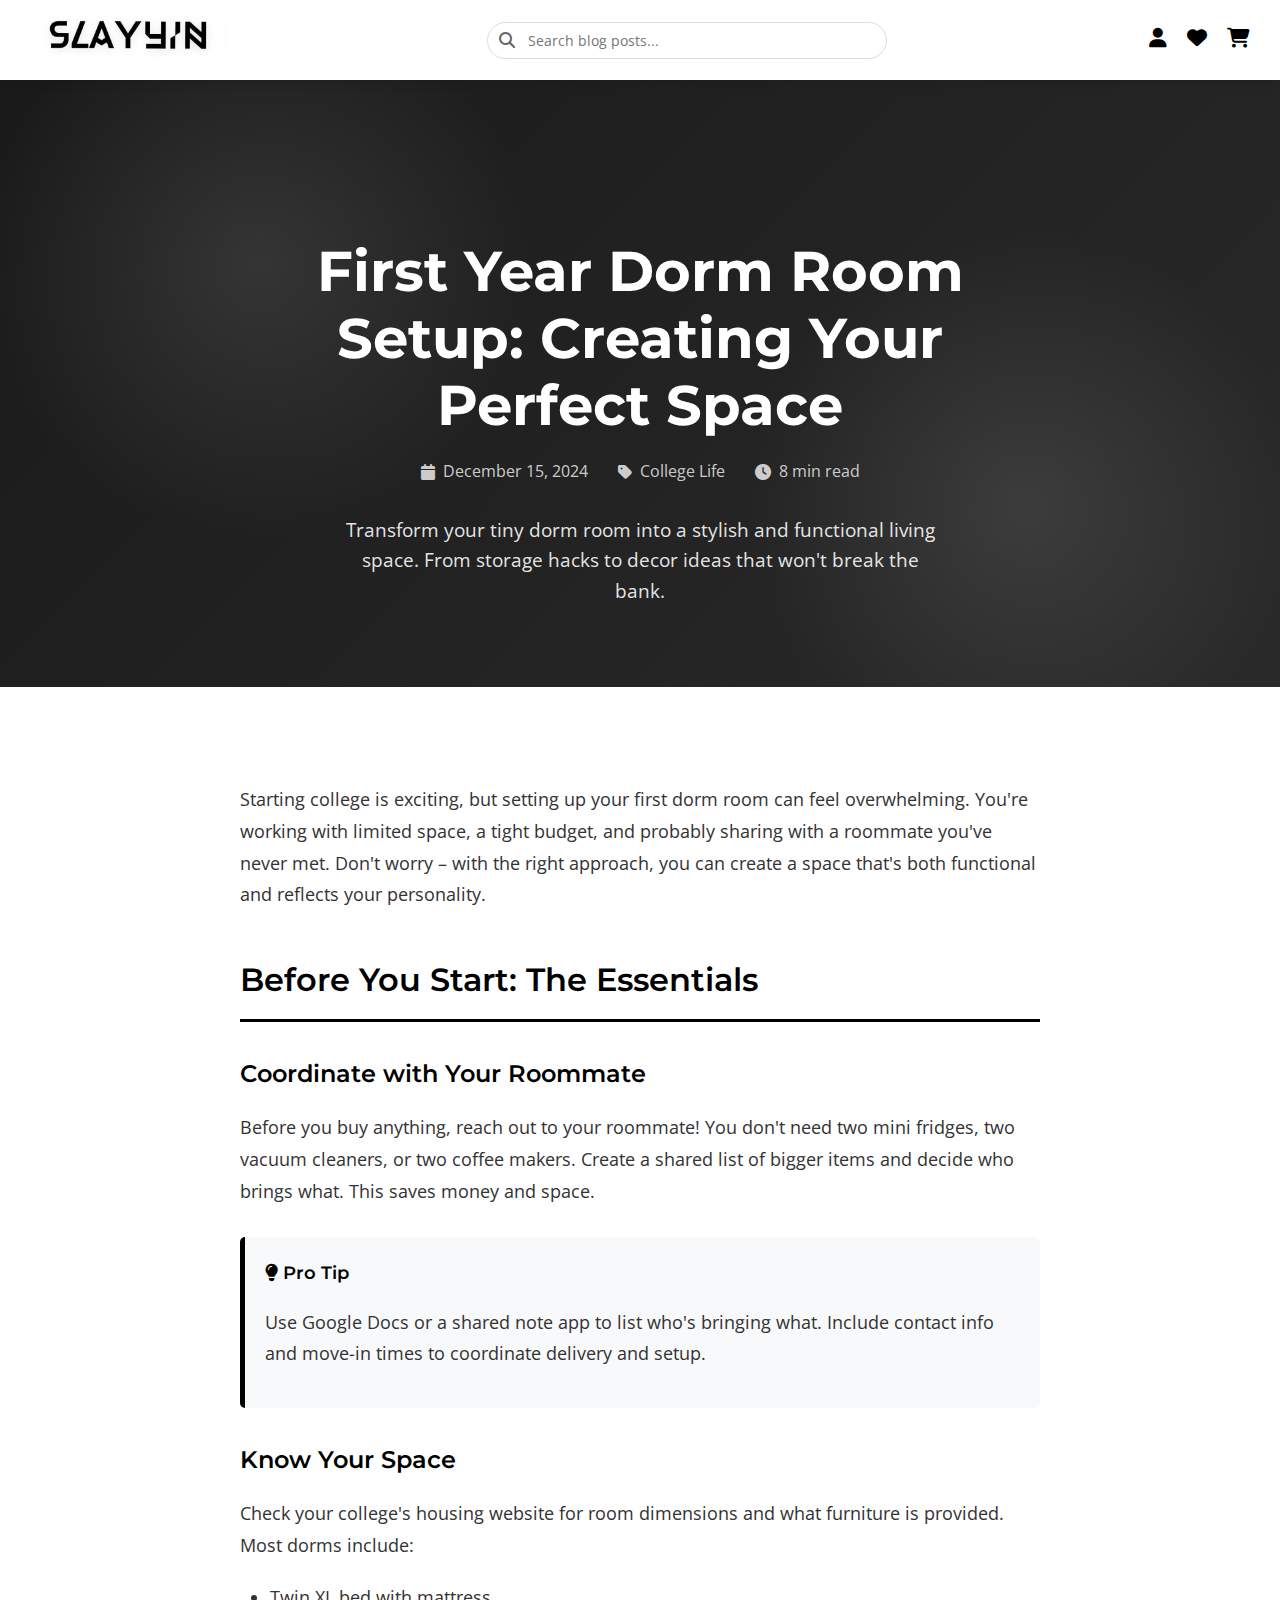
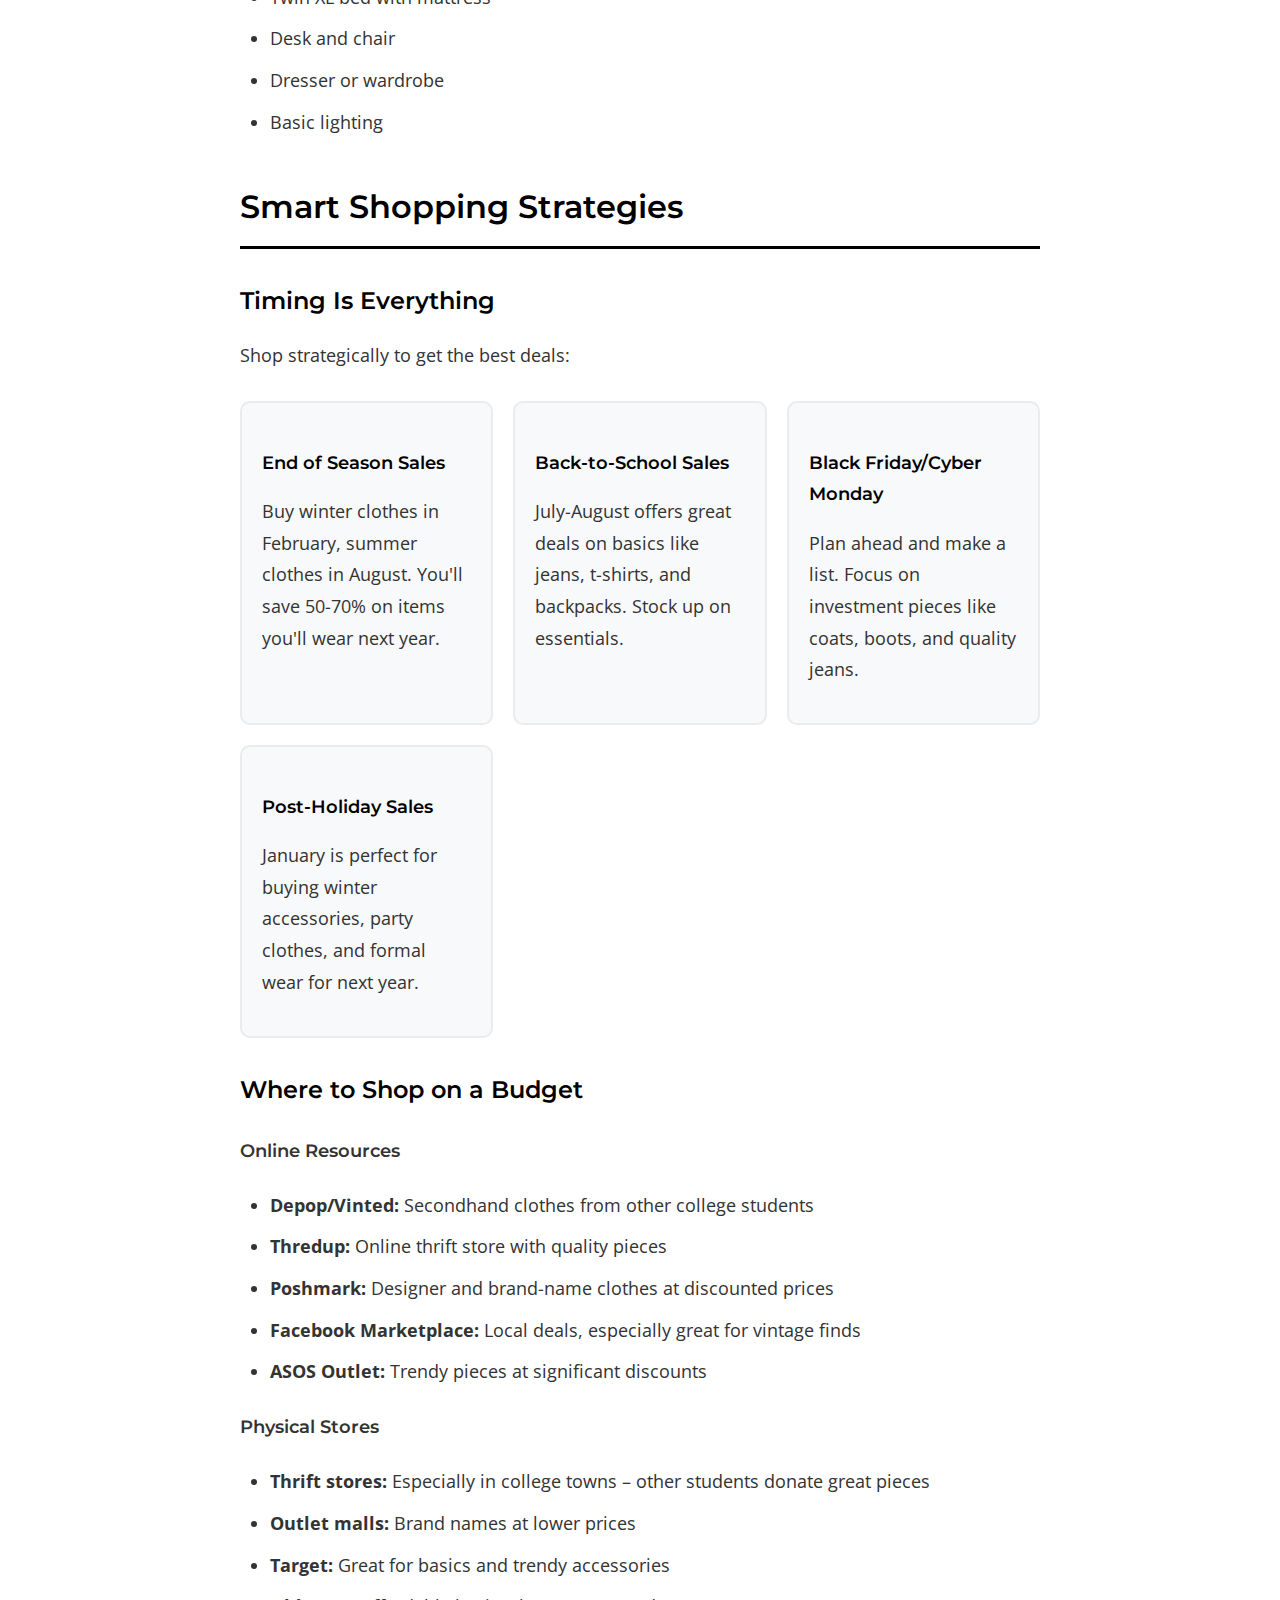
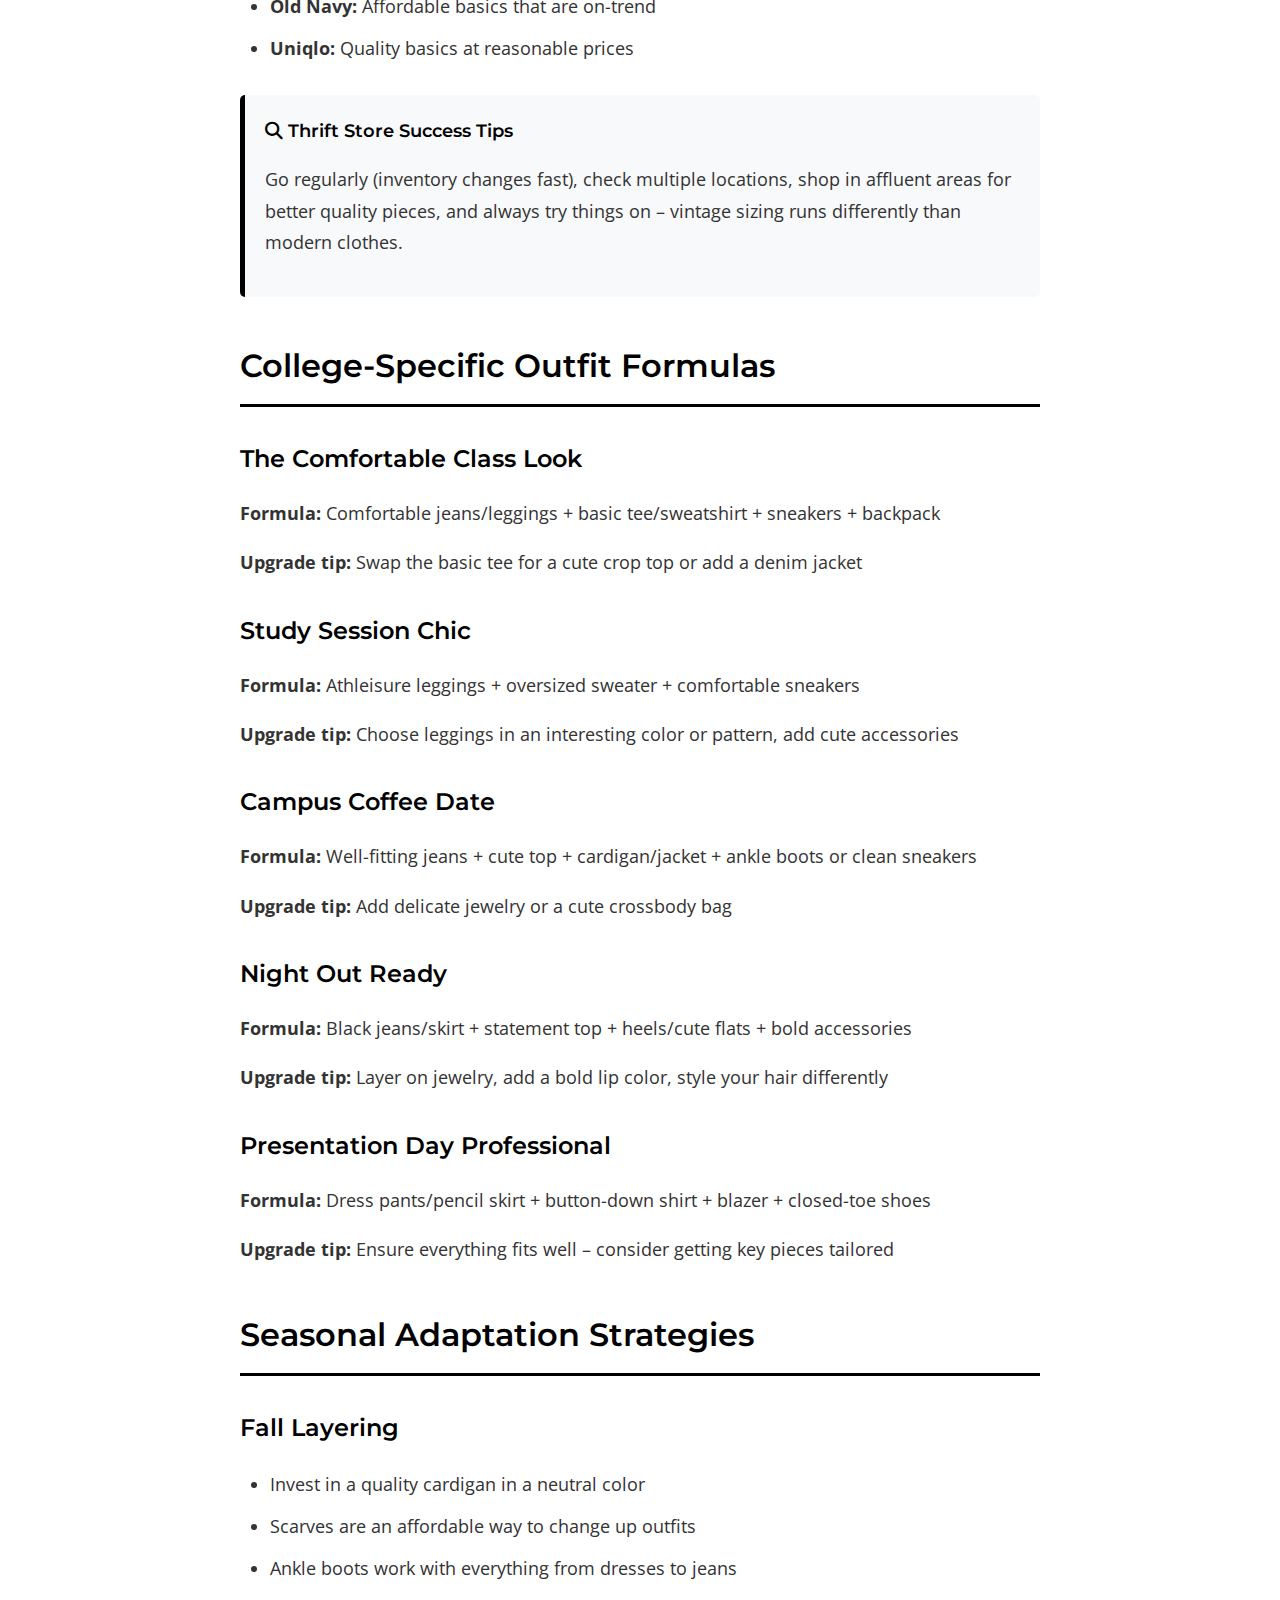
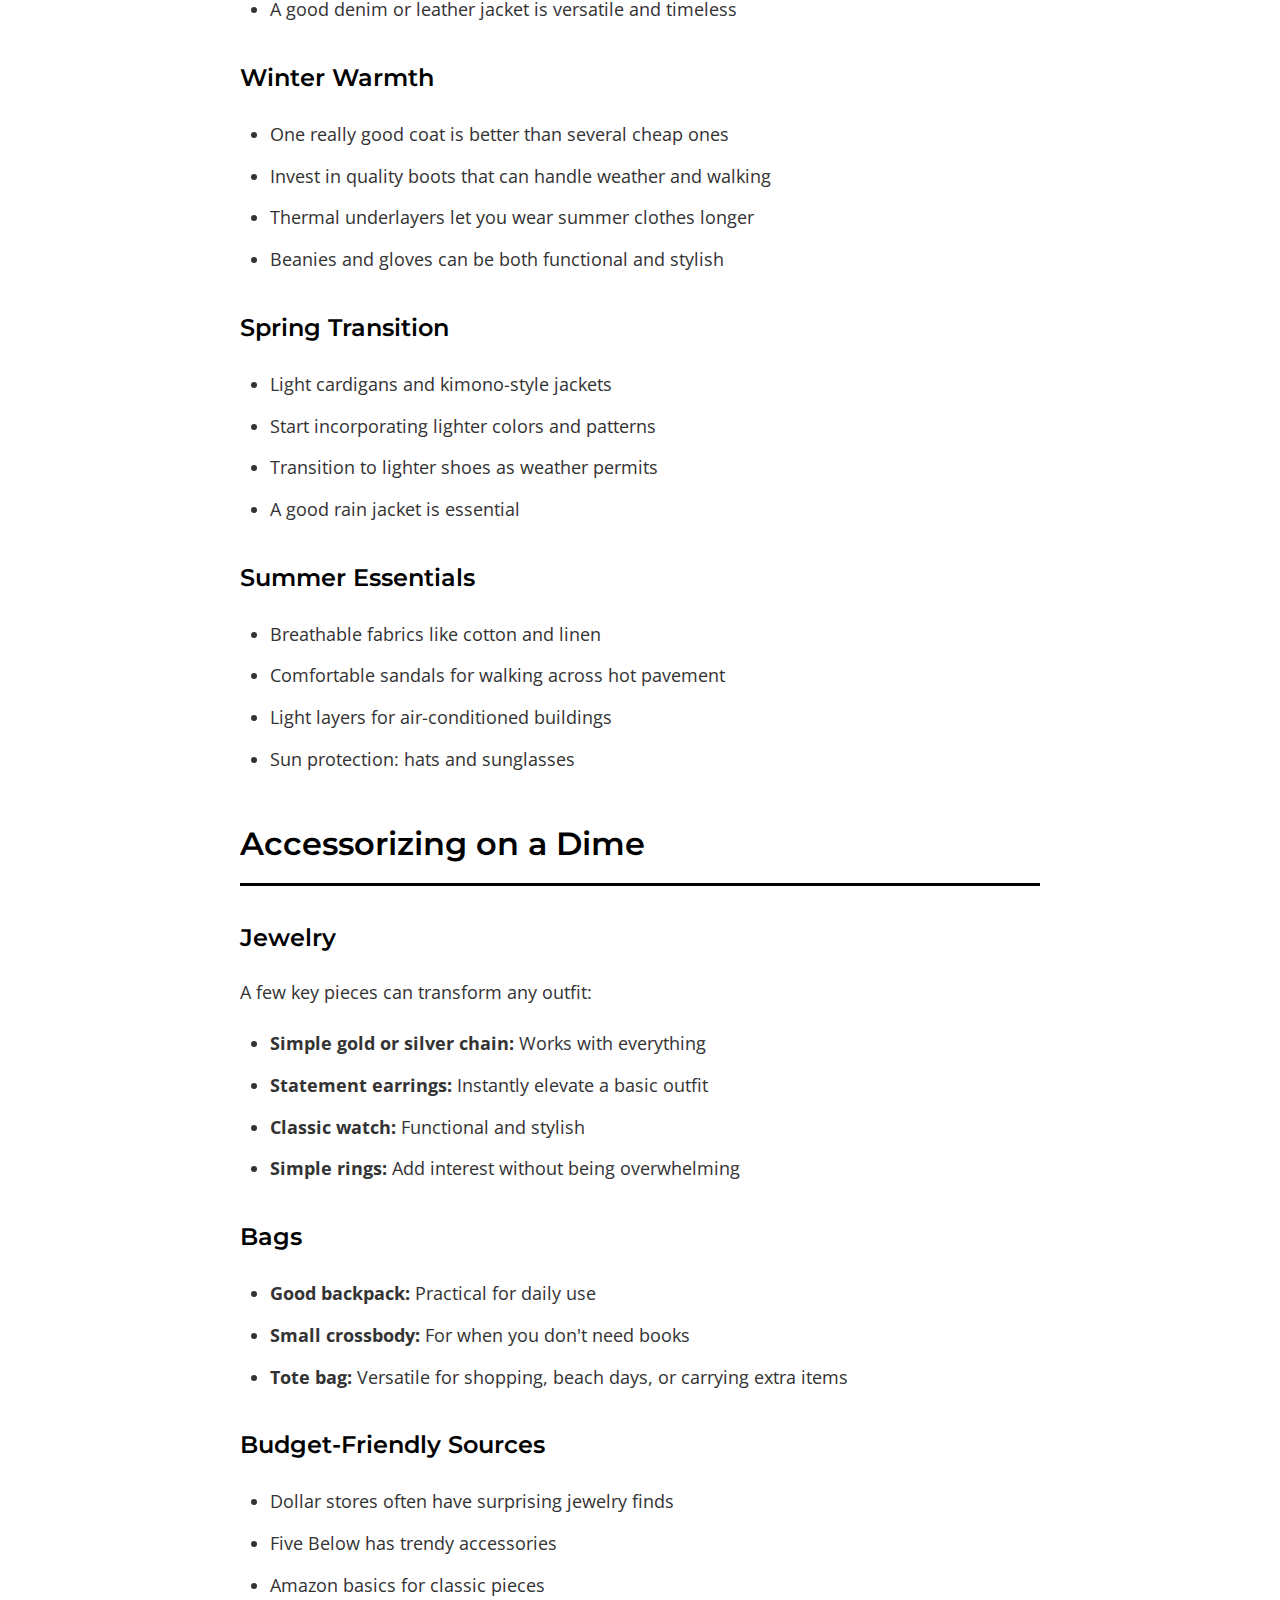
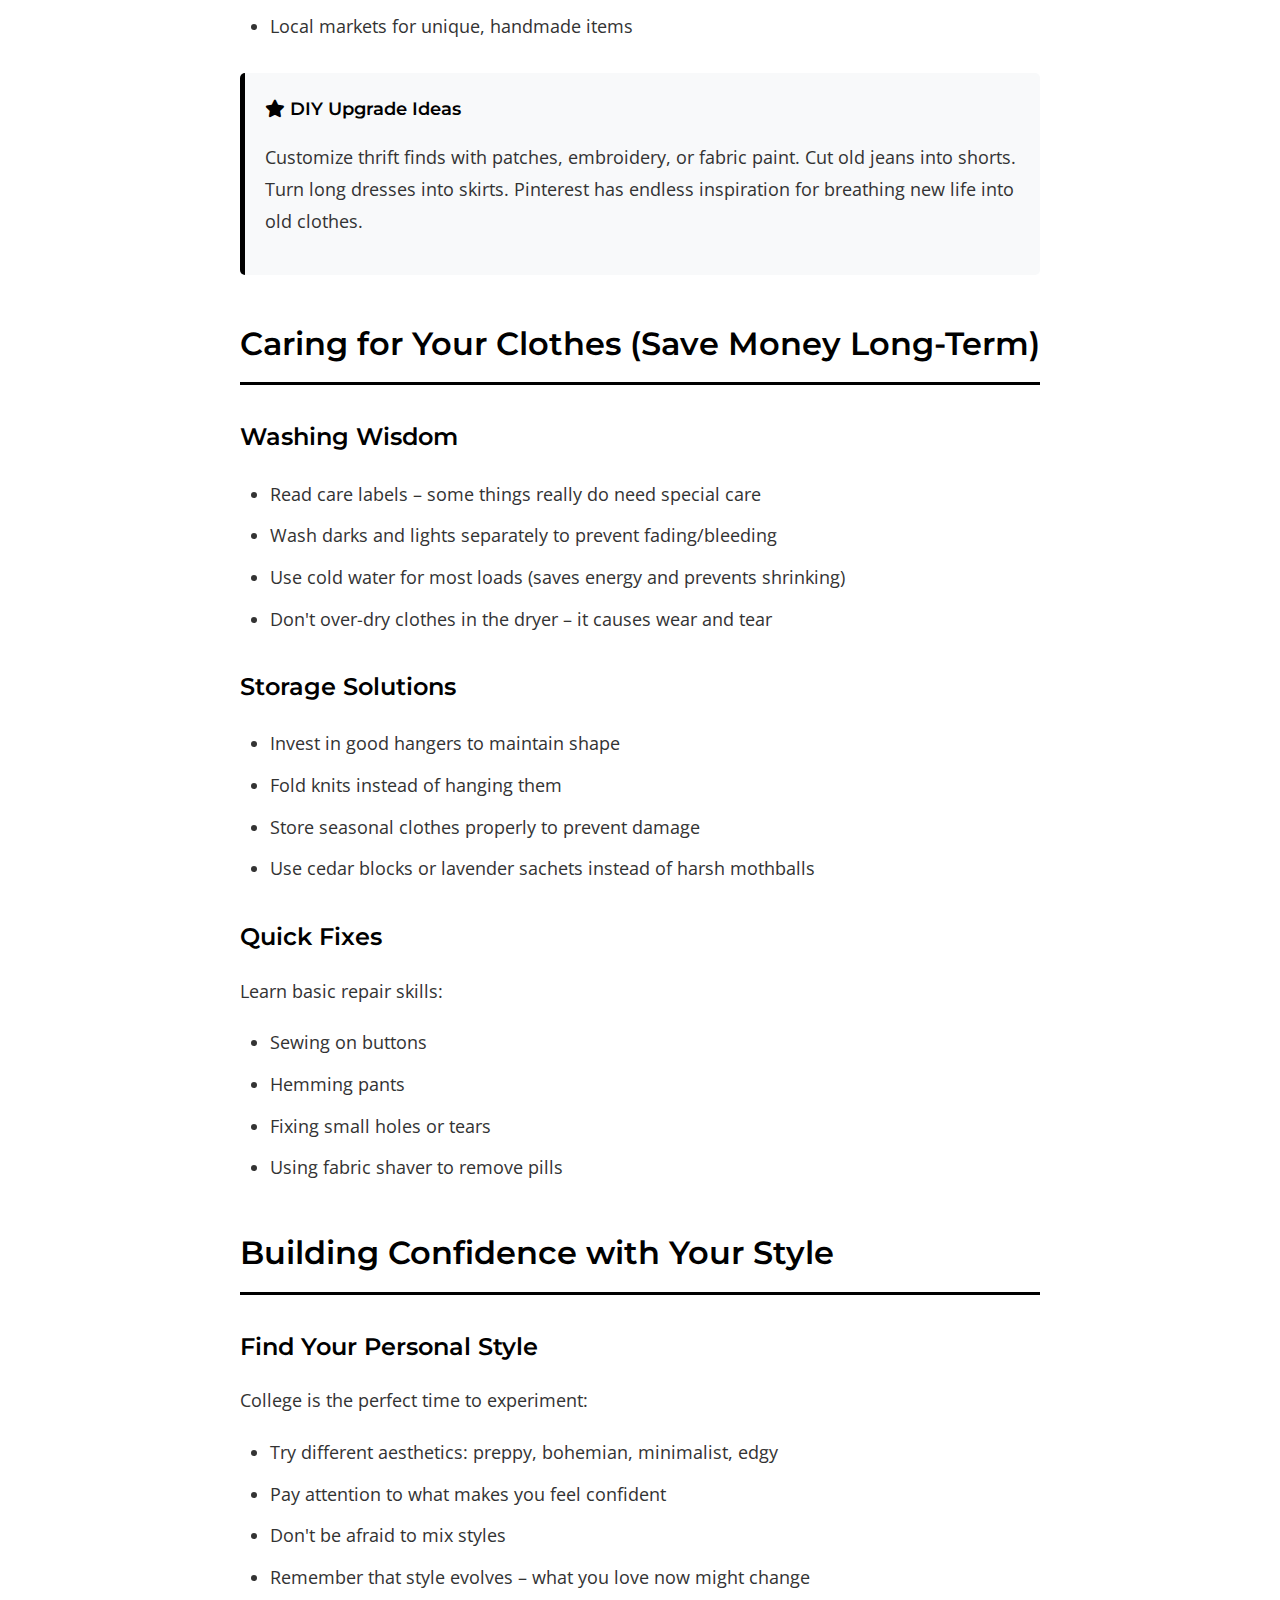
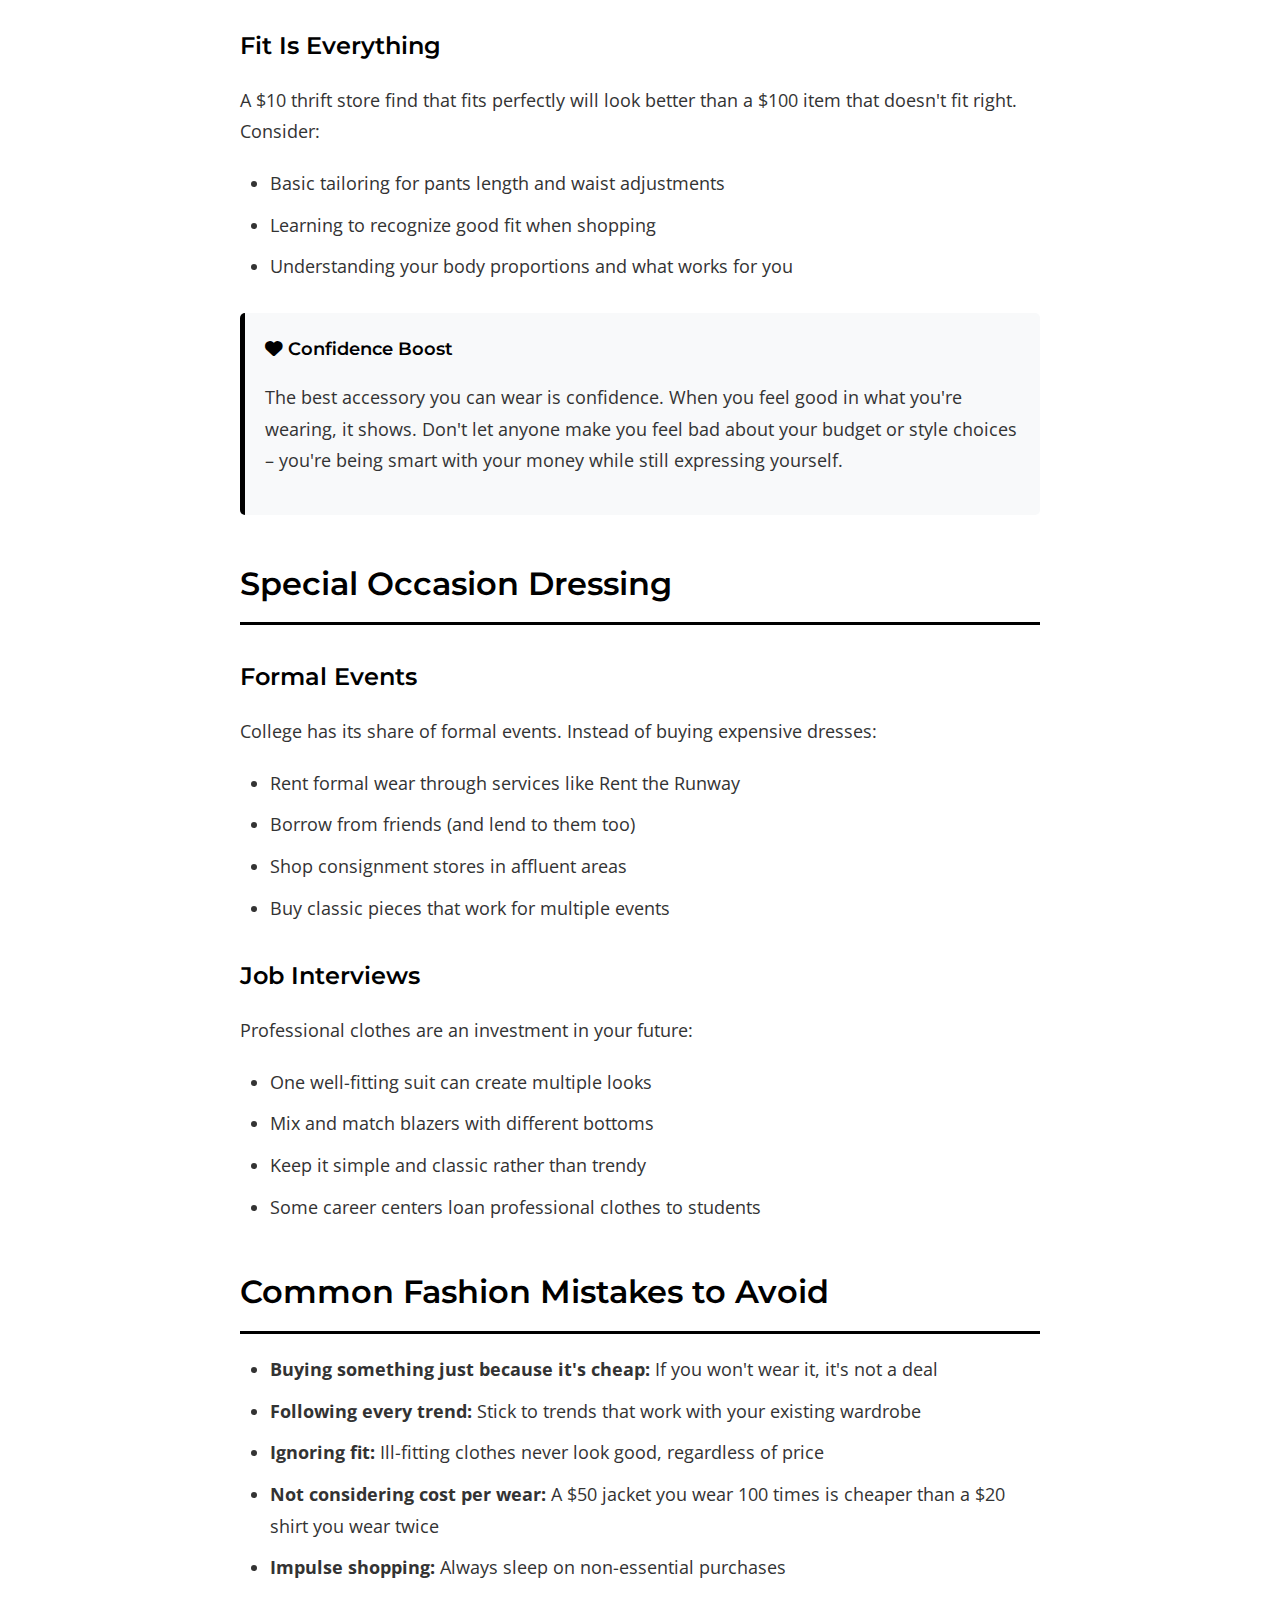
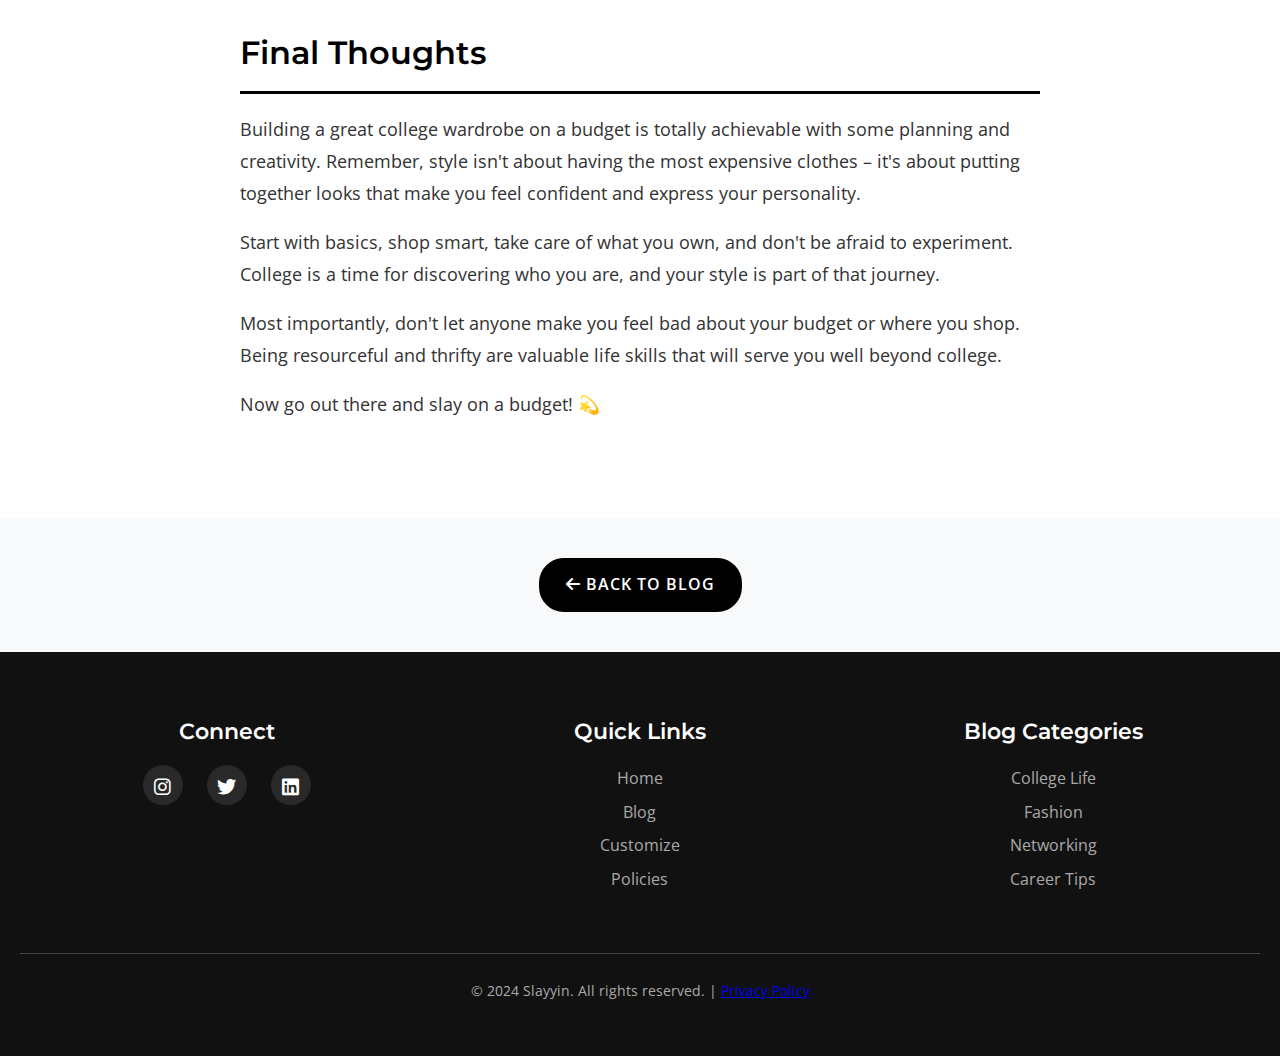
<file: blog-dorm-room-setup.html>
<!DOCTYPE html>
<html lang="en">
<head>
    <meta charset="UTF-8">
    <meta name="viewport" content="width=device-width, initial-scale=1.0">
    <title>First Year Dorm Room Setup: Creating Your Perfect Space | Slayyin Blog</title>
    <link rel="stylesheet" href="https://cdnjs.cloudflare.com/ajax/libs/font-awesome/6.5.1/css/all.min.css">
    <link rel="stylesheet" href="index.css">
    <link rel="apple-touch-icon" sizes="180x180" href="favicon_io (2)/apple-touch-icon.png">
    <link rel="icon" type="image/png" sizes="32x32" href="favicon_io (2)/favicon-32x32.png">
    <style>
        .blog-post-hero {
            background: linear-gradient(135deg, #1a1a1a 0%, #2a2a2a 100%);
            padding: 120px 5% 80px;
            text-align: center;
            position: relative;
            overflow: hidden;
        }
        .blog-post-hero::before {
            content: "";
            position: absolute;
            top: 0; left: 0; right: 0; bottom: 0;
            background-image: radial-gradient(circle at 20% 30%, rgba(255, 255, 255, 0.1) 0%, transparent 25%),
                              radial-gradient(circle at 80% 70%, rgba(255, 255, 255, 0.1) 0%, transparent 25%);
            z-index: 1;
        }
        .blog-post-content {
            position: relative;
            z-index: 2;
            max-width: 800px;
            margin: 0 auto;
        }
        .blog-post-hero h1 {
            font-family: "Montserrat", sans-serif;
            font-size: clamp(2rem, 5vw, 3.5rem);
            font-weight: 700;
            margin-bottom: 20px;
            color: #fff;
            line-height: 1.2;
        }
        .blog-meta {
            display: flex;
            justify-content: center;
            gap: 30px;
            margin-bottom: 30px;
            font-size: 1rem;
            color: #ccc;
        }
        .blog-meta span {
            display: flex;
            align-items: center;
            gap: 8px;
        }
        .blog-excerpt {
            font-size: 1.2rem;
            color: rgba(255, 255, 255, 0.9);
            line-height: 1.6;
            max-width: 600px;
            margin: 0 auto;
        }
        .blog-article {
            padding: 80px 5%;
            background: #fff;
        }
        .article-content {
            max-width: 800px;
            margin: 0 auto;
            line-height: 1.8;
            font-size: 1.1rem;
            color: #333;
        }
        .article-content h2 {
            font-family: "Montserrat", sans-serif;
            font-size: 2rem;
            font-weight: 600;
            margin: 40px 0 20px;
            color: #000;
            border-bottom: 3px solid #000;
            padding-bottom: 10px;
        }
        .article-content h3 {
            font-family: "Montserrat", sans-serif;
            font-size: 1.5rem;
            font-weight: 600;
            margin: 30px 0 15px;
            color: #000;
        }
        .article-content ul {
            margin: 20px 0;
            padding-left: 30px;
        }
        .article-content li {
            margin-bottom: 10px;
        }
        .tip-box {
            background: #f8f9fa;
            border-left: 5px solid #000;
            padding: 20px;
            margin: 30px 0;
            border-radius: 5px;
        }
        .tip-box h4 {
            font-family: "Montserrat", sans-serif;
            margin: 0 0 10px;
            color: #000;
            font-weight: 600;
        }
        .budget-grid {
            display: grid;
            grid-template-columns: repeat(auto-fit, minmax(250px, 1fr));
            gap: 20px;
            margin: 30px 0;
        }
        .budget-card {
            background: #f8f9fa;
            padding: 20px;
            border-radius: 10px;
            border: 2px solid #e9ecef;
        }
        .budget-card h4 {
            color: #000;
            margin-bottom: 10px;
            font-weight: 600;
        }
        .back-to-blog {
            text-align: center;
            padding: 40px 5%;
            background: #f8f9fa;
        }
        .back-btn {
            background: #000;
            color: #fff;
            border: 2px solid #000;
            padding: 12px 25px;
            border-radius: 25px;
            font-weight: 600;
            cursor: pointer;
            transition: all 0.3s ease;
            text-decoration: none;
            display: inline-block;
            text-transform: uppercase;
            letter-spacing: 1px;
        }
        .back-btn:hover {
            background: #fff;
            color: #000;
            transform: translateY(-2px);
            box-shadow: 0 5px 15px rgba(0, 0, 0, 0.3);
        }
        @media (max-width: 768px) {
            .blog-meta { 
                flex-direction: row; 
                gap: 15px; 
                font-size: 0.85rem;
                flex-wrap: wrap;
                justify-content: center;
            }
            .blog-meta span {
                gap: 5px;
            }
            .blog-post-hero { padding: 100px 5% 60px; }
            .blog-article { padding: 60px 5%; }
            .article-content { font-size: 1rem; }
            .budget-grid { grid-template-columns: 1fr; }
        }
    </style>
</head>
<body>
    <!-- Page Loader -->
    <div class="page-loader" id="pageLoader">
        <div class="loader-content">
            <img 
                src="website-logo.png" 
                alt="Slayyin Logo" 
                class="loader-logo"
            />
            <div class="loader-spinner"></div>
            <div class="loader-text">Loading...</div>
            <div class="loader-progress">
                <div class="loader-progress-bar" id="progressBar"></div>
            </div>
        </div>
    </div>

    <header>
        <div class="header-left">
            <a href="index.html">
                <img src="website-logo.png" alt="Slayyin Logo" class="logo" />
            </a>
        </div>
        <div class="header-center">
            <div class="search-container">
                <i class="fas fa-search search-icon"></i>
                <input type="text" class="search-bar" placeholder="Search blog posts..." id="searchInput" />
                <div class="search-results" id="searchResults"></div>
            </div>
        </div>
        <div class="header-right">
            <div class="mobile-search-icon" onclick="toggleMobileSearch()">
                <i class="fas fa-search"></i>
            </div>
            <div class="user-icon-container" onclick="showComingSoonMessage(event)">
                <i class="fas fa-user"></i>
            </div>
            <div class="wishlist-icon" onclick="showComingSoonMessage(event)">
                <i class="fas fa-heart"></i>
            </div>
            <div class="cart-icon" onclick="showComingSoonMessage(event)">
                <i class="fas fa-shopping-cart"></i>
            </div>
        </div>
    </header>

    <section class="blog-post-hero">
        <div class="blog-post-content">
            <h1>First Year Dorm Room Setup: Creating Your Perfect Space</h1>
            <div class="blog-meta">
                <span><i class="fas fa-calendar"></i> December 15, 2024</span>
                <span><i class="fas fa-tag"></i> College Life</span>
                <span><i class="fas fa-clock"></i> 8 min read</span>
            </div>
            <p class="blog-excerpt">
                Transform your tiny dorm room into a stylish and functional living space. 
                From storage hacks to decor ideas that won't break the bank.
            </p>
        </div>
    </section>

    <article class="blog-article">
        <div class="article-content">
            <p>Starting college is exciting, but setting up your first dorm room can feel overwhelming. You're working with limited space, a tight budget, and probably sharing with a roommate you've never met. Don't worry – with the right approach, you can create a space that's both functional and reflects your personality.</p>

            <h2>Before You Start: The Essentials</h2>
            
            <h3>Coordinate with Your Roommate</h3>
            <p>Before you buy anything, reach out to your roommate! You don't need two mini fridges, two vacuum cleaners, or two coffee makers. Create a shared list of bigger items and decide who brings what. This saves money and space.</p>

            <div class="tip-box">
                <h4><i class="fas fa-lightbulb"></i> Pro Tip</h4>
                <p>Use Google Docs or a shared note app to list who's bringing what. Include contact info and move-in times to coordinate delivery and setup.</p>
            </div>

            <h3>Know Your Space</h3>
            <p>Check your college's housing website for room dimensions and what furniture is provided. Most dorms include:</p>
            <ul>
                <li>Twin XL bed with mattress</li>
                <li>Desk and chair</li>
                <li>Dresser or wardrobe</li>
                <li>Basic lighting</li>
            </ul>

            <h2>Smart Shopping Strategies</h2>

            <h3>Timing Is Everything</h3>
            <p>Shop strategically to get the best deals:</p>

            <div class="budget-grid">
                <div class="budget-card">
                    <h4>End of Season Sales</h4>
                    <p>Buy winter clothes in February, summer clothes in August. You'll save 50-70% on items you'll wear next year.</p>
                </div>
                <div class="budget-card">
                    <h4>Back-to-School Sales</h4>
                    <p>July-August offers great deals on basics like jeans, t-shirts, and backpacks. Stock up on essentials.</p>
                </div>
                <div class="budget-card">
                    <h4>Black Friday/Cyber Monday</h4>
                    <p>Plan ahead and make a list. Focus on investment pieces like coats, boots, and quality jeans.</p>
                </div>
                <div class="budget-card">
                    <h4>Post-Holiday Sales</h4>
                    <p>January is perfect for buying winter accessories, party clothes, and formal wear for next year.</p>
                </div>
            </div>

            <h3>Where to Shop on a Budget</h3>

            <h4>Online Resources</h4>
            <ul>
                <li><strong>Depop/Vinted:</strong> Secondhand clothes from other college students</li>
                <li><strong>Thredup:</strong> Online thrift store with quality pieces</li>
                <li><strong>Poshmark:</strong> Designer and brand-name clothes at discounted prices</li>
                <li><strong>Facebook Marketplace:</strong> Local deals, especially great for vintage finds</li>
                <li><strong>ASOS Outlet:</strong> Trendy pieces at significant discounts</li>
            </ul>

            <h4>Physical Stores</h4>
            <ul>
                <li><strong>Thrift stores:</strong> Especially in college towns – other students donate great pieces</li>
                <li><strong>Outlet malls:</strong> Brand names at lower prices</li>
                <li><strong>Target:</strong> Great for basics and trendy accessories</li>
                <li><strong>Old Navy:</strong> Affordable basics that are on-trend</li>
                <li><strong>Uniqlo:</strong> Quality basics at reasonable prices</li>
            </ul>

            <div class="tip-box">
                <h4><i class="fas fa-search"></i> Thrift Store Success Tips</h4>
                <p>Go regularly (inventory changes fast), check multiple locations, shop in affluent areas for better quality pieces, and always try things on – vintage sizing runs differently than modern clothes.</p>
            </div>

            <h2>College-Specific Outfit Formulas</h2>

            <h3>The Comfortable Class Look</h3>
            <p><strong>Formula:</strong> Comfortable jeans/leggings + basic tee/sweatshirt + sneakers + backpack</p>
            <p><strong>Upgrade tip:</strong> Swap the basic tee for a cute crop top or add a denim jacket</p>

            <h3>Study Session Chic</h3>
            <p><strong>Formula:</strong> Athleisure leggings + oversized sweater + comfortable sneakers</p>
            <p><strong>Upgrade tip:</strong> Choose leggings in an interesting color or pattern, add cute accessories</p>

            <h3>Campus Coffee Date</h3>
            <p><strong>Formula:</strong> Well-fitting jeans + cute top + cardigan/jacket + ankle boots or clean sneakers</p>
            <p><strong>Upgrade tip:</strong> Add delicate jewelry or a cute crossbody bag</p>

            <h3>Night Out Ready</h3>
            <p><strong>Formula:</strong> Black jeans/skirt + statement top + heels/cute flats + bold accessories</p>
            <p><strong>Upgrade tip:</strong> Layer on jewelry, add a bold lip color, style your hair differently</p>

            <h3>Presentation Day Professional</h3>
            <p><strong>Formula:</strong> Dress pants/pencil skirt + button-down shirt + blazer + closed-toe shoes</p>
            <p><strong>Upgrade tip:</strong> Ensure everything fits well – consider getting key pieces tailored</p>

            <h2>Seasonal Adaptation Strategies</h2>

            <h3>Fall Layering</h3>
            <ul>
                <li>Invest in a quality cardigan in a neutral color</li>
                <li>Scarves are an affordable way to change up outfits</li>
                <li>Ankle boots work with everything from dresses to jeans</li>
                <li>A good denim or leather jacket is versatile and timeless</li>
            </ul>

            <h3>Winter Warmth</h3>
            <ul>
                <li>One really good coat is better than several cheap ones</li>
                <li>Invest in quality boots that can handle weather and walking</li>
                <li>Thermal underlayers let you wear summer clothes longer</li>
                <li>Beanies and gloves can be both functional and stylish</li>
            </ul>

            <h3>Spring Transition</h3>
            <ul>
                <li>Light cardigans and kimono-style jackets</li>
                <li>Start incorporating lighter colors and patterns</li>
                <li>Transition to lighter shoes as weather permits</li>
                <li>A good rain jacket is essential</li>
            </ul>

            <h3>Summer Essentials</h3>
            <ul>
                <li>Breathable fabrics like cotton and linen</li>
                <li>Comfortable sandals for walking across hot pavement</li>
                <li>Light layers for air-conditioned buildings</li>
                <li>Sun protection: hats and sunglasses</li>
            </ul>

            <h2>Accessorizing on a Dime</h2>

            <h3>Jewelry</h3>
            <p>A few key pieces can transform any outfit:</p>
            <ul>
                <li><strong>Simple gold or silver chain:</strong> Works with everything</li>
                <li><strong>Statement earrings:</strong> Instantly elevate a basic outfit</li>
                <li><strong>Classic watch:</strong> Functional and stylish</li>
                <li><strong>Simple rings:</strong> Add interest without being overwhelming</li>
            </ul>

            <h3>Bags</h3>
            <ul>
                <li><strong>Good backpack:</strong> Practical for daily use</li>
                <li><strong>Small crossbody:</strong> For when you don't need books</li>
                <li><strong>Tote bag:</strong> Versatile for shopping, beach days, or carrying extra items</li>
            </ul>

            <h3>Budget-Friendly Sources</h3>
            <ul>
                <li>Dollar stores often have surprising jewelry finds</li>
                <li>Five Below has trendy accessories</li>
                <li>Amazon basics for classic pieces</li>
                <li>Local markets for unique, handmade items</li>
            </ul>

            <div class="tip-box">
                <h4><i class="fas fa-star"></i> DIY Upgrade Ideas</h4>
                <p>Customize thrift finds with patches, embroidery, or fabric paint. Cut old jeans into shorts. Turn long dresses into skirts. Pinterest has endless inspiration for breathing new life into old clothes.</p>
            </div>

            <h2>Caring for Your Clothes (Save Money Long-Term)</h2>

            <h3>Washing Wisdom</h3>
            <ul>
                <li>Read care labels – some things really do need special care</li>
                <li>Wash darks and lights separately to prevent fading/bleeding</li>
                <li>Use cold water for most loads (saves energy and prevents shrinking)</li>
                <li>Don't over-dry clothes in the dryer – it causes wear and tear</li>
            </ul>

            <h3>Storage Solutions</h3>
            <ul>
                <li>Invest in good hangers to maintain shape</li>
                <li>Fold knits instead of hanging them</li>
                <li>Store seasonal clothes properly to prevent damage</li>
                <li>Use cedar blocks or lavender sachets instead of harsh mothballs</li>
            </ul>

            <h3>Quick Fixes</h3>
            <p>Learn basic repair skills:</p>
            <ul>
                <li>Sewing on buttons</li>
                <li>Hemming pants</li>
                <li>Fixing small holes or tears</li>
                <li>Using fabric shaver to remove pills</li>
            </ul>

            <h2>Building Confidence with Your Style</h2>

            <h3>Find Your Personal Style</h3>
            <p>College is the perfect time to experiment:</p>
            <ul>
                <li>Try different aesthetics: preppy, bohemian, minimalist, edgy</li>
                <li>Pay attention to what makes you feel confident</li>
                <li>Don't be afraid to mix styles</li>
                <li>Remember that style evolves – what you love now might change</li>
            </ul>

            <h3>Fit Is Everything</h3>
            <p>A $10 thrift store find that fits perfectly will look better than a $100 item that doesn't fit right. Consider:</p>
            <ul>
                <li>Basic tailoring for pants length and waist adjustments</li>
                <li>Learning to recognize good fit when shopping</li>
                <li>Understanding your body proportions and what works for you</li>
            </ul>

            <div class="tip-box">
                <h4><i class="fas fa-heart"></i> Confidence Boost</h4>
                <p>The best accessory you can wear is confidence. When you feel good in what you're wearing, it shows. Don't let anyone make you feel bad about your budget or style choices – you're being smart with your money while still expressing yourself.</p>
            </div>

            <h2>Special Occasion Dressing</h2>

            <h3>Formal Events</h3>
            <p>College has its share of formal events. Instead of buying expensive dresses:</p>
            <ul>
                <li>Rent formal wear through services like Rent the Runway</li>
                <li>Borrow from friends (and lend to them too)</li>
                <li>Shop consignment stores in affluent areas</li>
                <li>Buy classic pieces that work for multiple events</li>
            </ul>

            <h3>Job Interviews</h3>
            <p>Professional clothes are an investment in your future:</p>
            <ul>
                <li>One well-fitting suit can create multiple looks</li>
                <li>Mix and match blazers with different bottoms</li>
                <li>Keep it simple and classic rather than trendy</li>
                <li>Some career centers loan professional clothes to students</li>
            </ul>

            <h2>Common Fashion Mistakes to Avoid</h2>

            <ul>
                <li><strong>Buying something just because it's cheap:</strong> If you won't wear it, it's not a deal</li>
                <li><strong>Following every trend:</strong> Stick to trends that work with your existing wardrobe</li>
                <li><strong>Ignoring fit:</strong> Ill-fitting clothes never look good, regardless of price</li>
                <li><strong>Not considering cost per wear:</strong> A $50 jacket you wear 100 times is cheaper than a $20 shirt you wear twice</li>
                <li><strong>Impulse shopping:</strong> Always sleep on non-essential purchases</li>
            </ul>

            <h2>Final Thoughts</h2>

            <p>Building a great college wardrobe on a budget is totally achievable with some planning and creativity. Remember, style isn't about having the most expensive clothes – it's about putting together looks that make you feel confident and express your personality.</p>

            <p>Start with basics, shop smart, take care of what you own, and don't be afraid to experiment. College is a time for discovering who you are, and your style is part of that journey.</p>

            <p>Most importantly, don't let anyone make you feel bad about your budget or where you shop. Being resourceful and thrifty are valuable life skills that will serve you well beyond college.</p>

            <p>Now go out there and slay on a budget! 💫</p>
        </div>
    </article>

    <section class="back-to-blog">
        <a href="slayyin-blog.html" class="back-btn">
            <i class="fas fa-arrow-left"></i> Back to Blog
        </a>
    </section>

    <footer class="footer">
        <div class="footer-container">
            <div class="footer-section footer-connect">
                <h3>Connect</h3>
                <div class="social-icons">
                    <a href="#" onclick="showComingSoonMessage(event)"><i class="fab fa-instagram"></i></a>
                    <a href="#" onclick="showComingSoonMessage(event)"><i class="fab fa-twitter"></i></a>
                    <a href="#" onclick="showComingSoonMessage(event)"><i class="fab fa-linkedin"></i></a>
                </div>
            </div>
            <div class="footer-links-container">
                <div class="footer-section">
                    <h3>Quick Links</h3>
                    <ul>
                        <li><a href="index.html">Home</a></li>
                        <li><a href="slayyin-blog.html">Blog</a></li>
                        <li><a href="customize.html">Customize</a></li>
                        <li><a href="policies.html">Policies</a></li>
                    </ul>
                </div>
                <div class="footer-section">
                    <h3>Blog Categories</h3>
                    <ul>
                        <li><a href="slayyin-blog.html#college-life">College Life</a></li>
                        <li><a href="slayyin-blog.html#fashion">Fashion</a></li>
                        <li><a href="slayyin-blog.html#networking">Networking</a></li>
                        <li><a href="slayyin-blog.html#career">Career Tips</a></li>
                    </ul>
                </div>
            </div>
        </div>
        <div class="footer-bottom">
            <p>&copy; 2024 Slayyin. All rights reserved. | <a href="policies.html">Privacy Policy</a></p>
        </div>
    </footer>

    <div class="coming-soon-overlay" onclick="hideComingSoonMessage()"></div>
    <div class="coming-soon-message">
        <h3>Coming Soon!</h3>
        <p>This feature is currently under development.</p>
        <p>Stay tuned for exciting updates!</p>
    </div>

    <style>
        /* Coming Soon Overlay Styles */
        .coming-soon-overlay {
            position: fixed;
            top: 0;
            left: 0;
            width: 100%;
            height: 100%;
            background: rgba(0, 0, 0, 0.8);
            z-index: 9998;
            display: none;
        }

        .coming-soon-overlay.active {
            display: block;
        }

        .coming-soon-message {
            position: fixed;
            top: 50%;
            left: 50%;
            transform: translate(-50%, -50%);
            background: #fff;
            padding: 30px;
            border-radius: 15px;
            text-align: center;
            z-index: 9999;
            box-shadow: 0 20px 40px rgba(0, 0, 0, 0.3);
            display: none;
            max-width: 400px;
            width: 90%;
        }

        .coming-soon-message.active {
            display: block;
        }

        .coming-soon-message h3 {
            color: #000;
            margin-bottom: 15px;
            font-family: "Montserrat", sans-serif;
        }

        .coming-soon-message p {
            color: #666;
            margin-bottom: 10px;
        }

        /* Feature Coming Soon Notification Styles */
        .feature-coming-soon {
            position: fixed;
            top: 20px;
            right: 20px;
            background: #000;
            color: #fff;
            padding: 15px 20px;
            border-radius: 25px;
            font-weight: 600;
            z-index: 10000;
            transform: translateX(400px);
            opacity: 0;
            transition: all 0.3s ease;
            display: none;
        }

        .feature-coming-soon.show {
            transform: translateX(0);
            opacity: 1;
            display: block;
        }

        /* Footer Desktop Layout */
        .footer-links-container {
            display: contents;
        }

        /* Footer Mobile Layout */
        @media (max-width: 768px) {
            .footer-container {
                flex-direction: column;
                align-items: center;
                text-align: center;
            }

            /* Connect section first (centered) */
            .footer-connect {
                width: 100%;
                margin-bottom: 30px;
                text-align: center;
            }

            /* Container for Quick Links and Categories */
            .footer-links-container {
                display: flex;
                width: 100%;
                justify-content: space-between;
                gap: 20px;
                max-width: 400px;
            }

            /* Quick Links and Categories side by side */
            .footer-links-container .footer-section {
                width: 48%;
                text-align: left;
            }

            .footer-links-container .footer-section h3 {
                font-size: 1rem;
                margin-bottom: 15px;
            }

            .footer-links-container .footer-section ul {
                font-size: 0.9rem;
            }

            .footer-links-container .footer-section ul li {
                margin-bottom: 8px;
            }

            /* Improve social icons for mobile */
            .footer-connect .social-icons a {
                width: 48px;
                height: 48px;
                border-radius: 50%;
                display: inline-flex;
                align-items: center;
                justify-content: center;
                margin: 0 8px;
                text-decoration: none;
                flex-shrink: 0;
                background: rgba(255, 255, 255, 0.1);
                transition: all 0.3s ease;
            }

            .footer-connect .social-icons a:hover {
                background: rgba(255, 255, 255, 0.2);
                transform: translateY(-2px);
            }

            .footer-connect .social-icons a i {
                font-size: 1.2rem;
                color: #fff;
                line-height: 1;
            }
        }
    </style>

    <script src="index.js"></script>

    <!-- Page Loader JavaScript -->
    <script>
        document.addEventListener('DOMContentLoaded', function() {
            const loader = document.getElementById('pageLoader');
            const progressBar = document.getElementById('progressBar');
            let progress = 0;
            
            // Simulate loading progress
            const progressInterval = setInterval(() => {
                progress += Math.random() * 15;
                if (progress > 90) {
                    progress = 90;
                }
                progressBar.style.width = progress + '%';
            }, 100);
            
            // Hide loader when page is fully loaded
            window.addEventListener('load', function() {
                // Complete the progress bar
                progressBar.style.width = '100%';
                
                // Wait a moment then hide loader
                setTimeout(() => {
                    clearInterval(progressInterval);
                    loader.classList.add('hidden');
                    
                    // Remove loader from DOM after transition
                    setTimeout(() => {
                        loader.style.display = 'none';
                    }, 500);
                }, 300);
            });
            
            // Fallback: hide loader after maximum time
            setTimeout(() => {
                if (!loader.classList.contains('hidden')) {
                    clearInterval(progressInterval);
                    progressBar.style.width = '100%';
                    loader.classList.add('hidden');
                    setTimeout(() => {
                        loader.style.display = 'none';
                    }, 500);
                }
            }, 5000); // 5 seconds maximum
        });
    </script>

    <script>
        // Coming Soon Message Functions
        function showComingSoonMessage(event) {
            event.preventDefault();
            event.stopPropagation();
            
            const overlay = document.querySelector('.coming-soon-overlay');
            const message = document.querySelector('.coming-soon-message');
            
            if (overlay && message) {
                overlay.classList.add('active');
                message.classList.add('active');
            }
        }

        function hideComingSoonMessage() {
            const overlay = document.querySelector('.coming-soon-overlay');
            const message = document.querySelector('.coming-soon-message');
            
            if (overlay && message) {
                overlay.classList.remove('active');
                message.classList.remove('active');
            }
        }

        // Mobile Search Toggle Function
        function toggleMobileSearch() {
            const mobileSearchContainer = document.getElementById('mobileSearchContainer');
            mobileSearchContainer.classList.toggle('active');

            // Focus on the search input when opening
            if (mobileSearchContainer.classList.contains('active')) {
                document.getElementById('mobileSearchInput').focus();
            }
        }

        // Close mobile search when clicking outside
        document.addEventListener('click', function(event) {
            const mobileSearchContainer = document.getElementById('mobileSearchContainer');
            const mobileSearchIcon = document.querySelector('.mobile-search-icon');

            if (mobileSearchContainer && mobileSearchContainer.classList.contains('active')) {
                if (!mobileSearchContainer.contains(event.target) && 
                    !mobileSearchIcon.contains(event.target)) {
                    mobileSearchContainer.classList.remove('active');
                }
            }
        });
    </script>
</body>
</html>
</file>
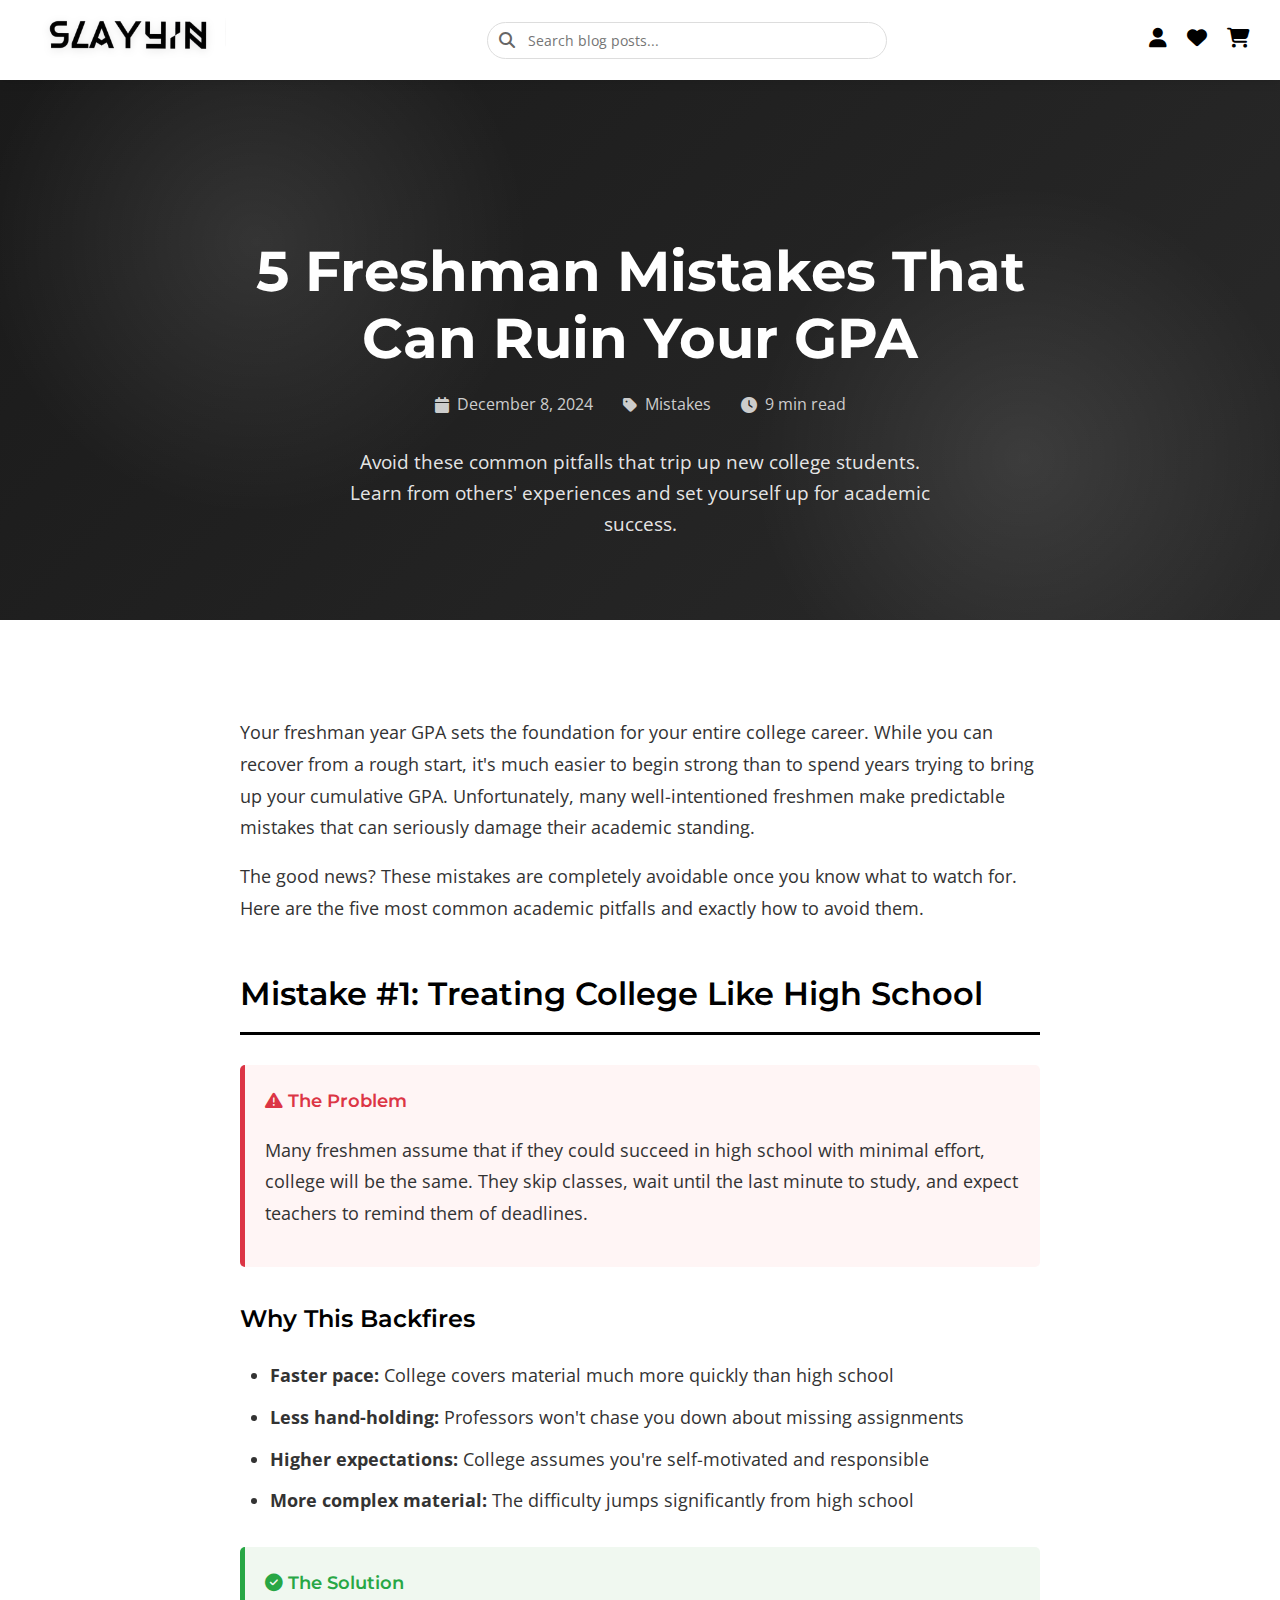
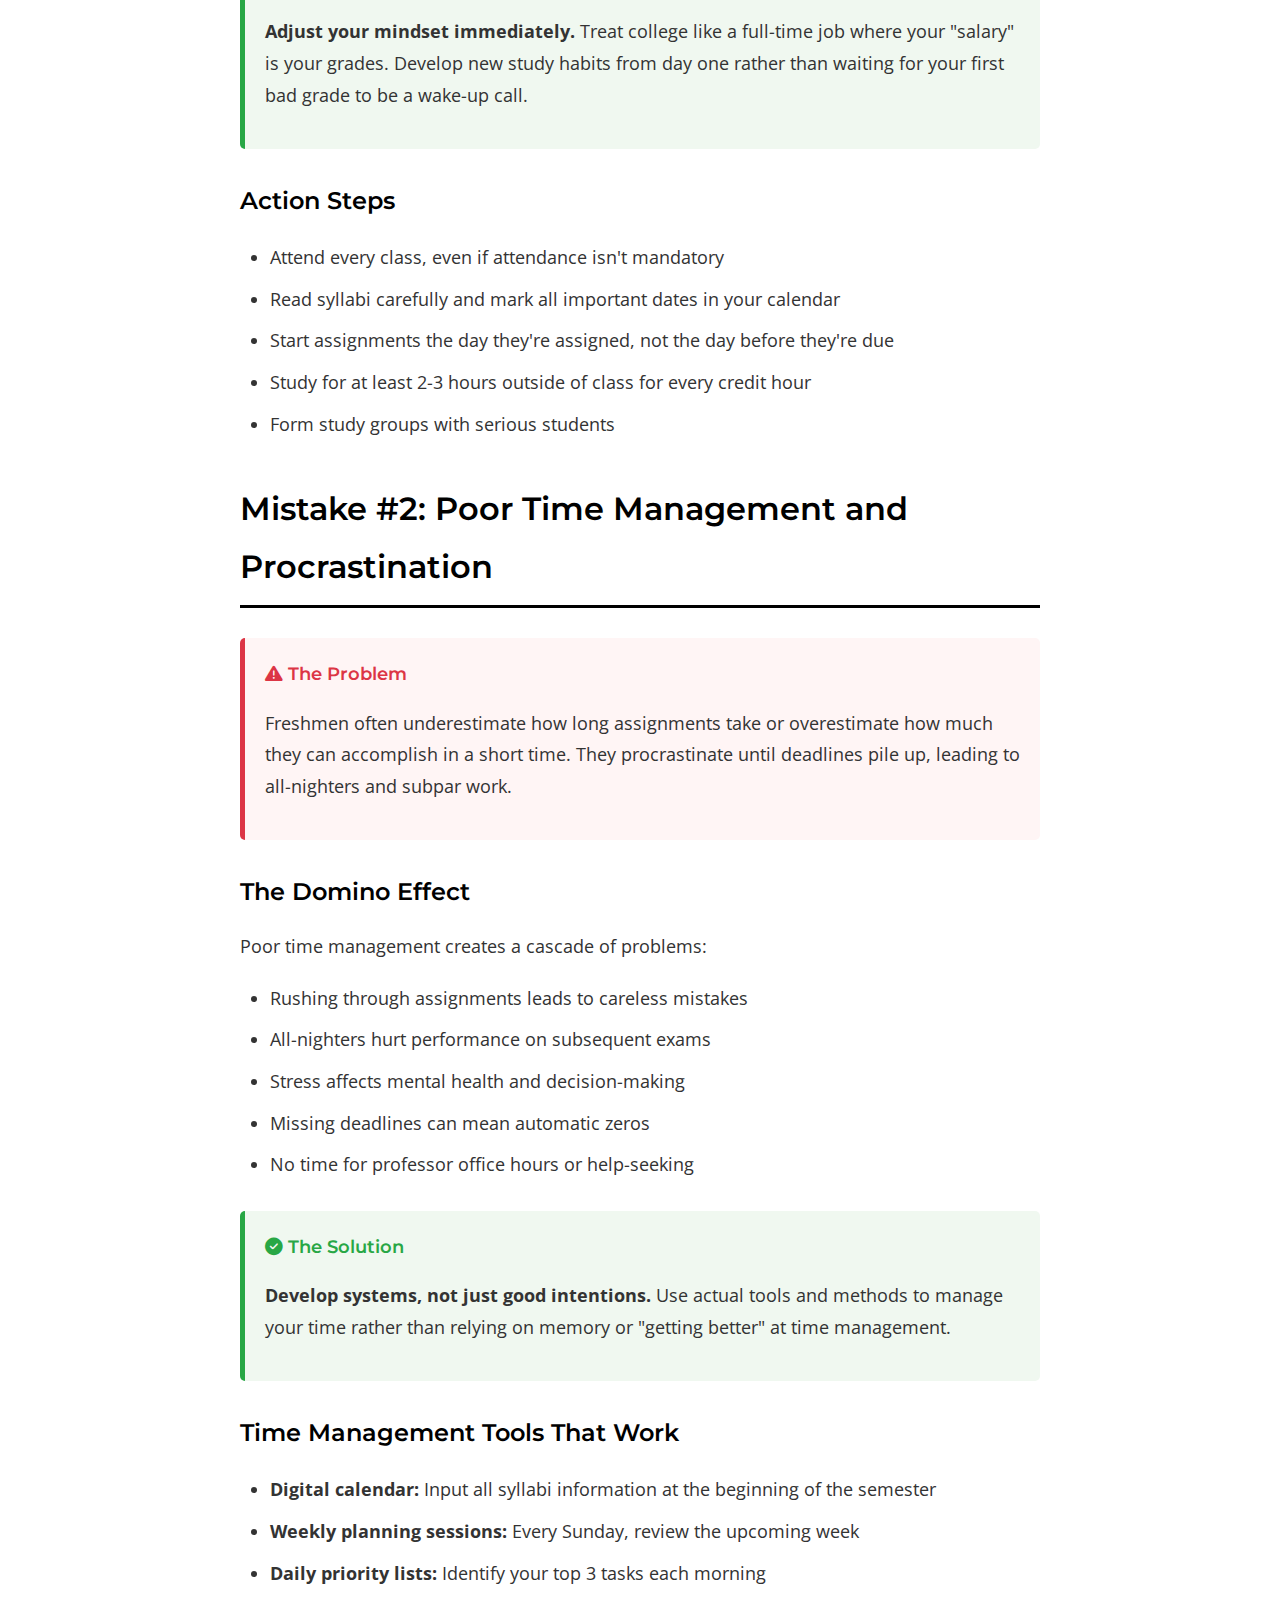
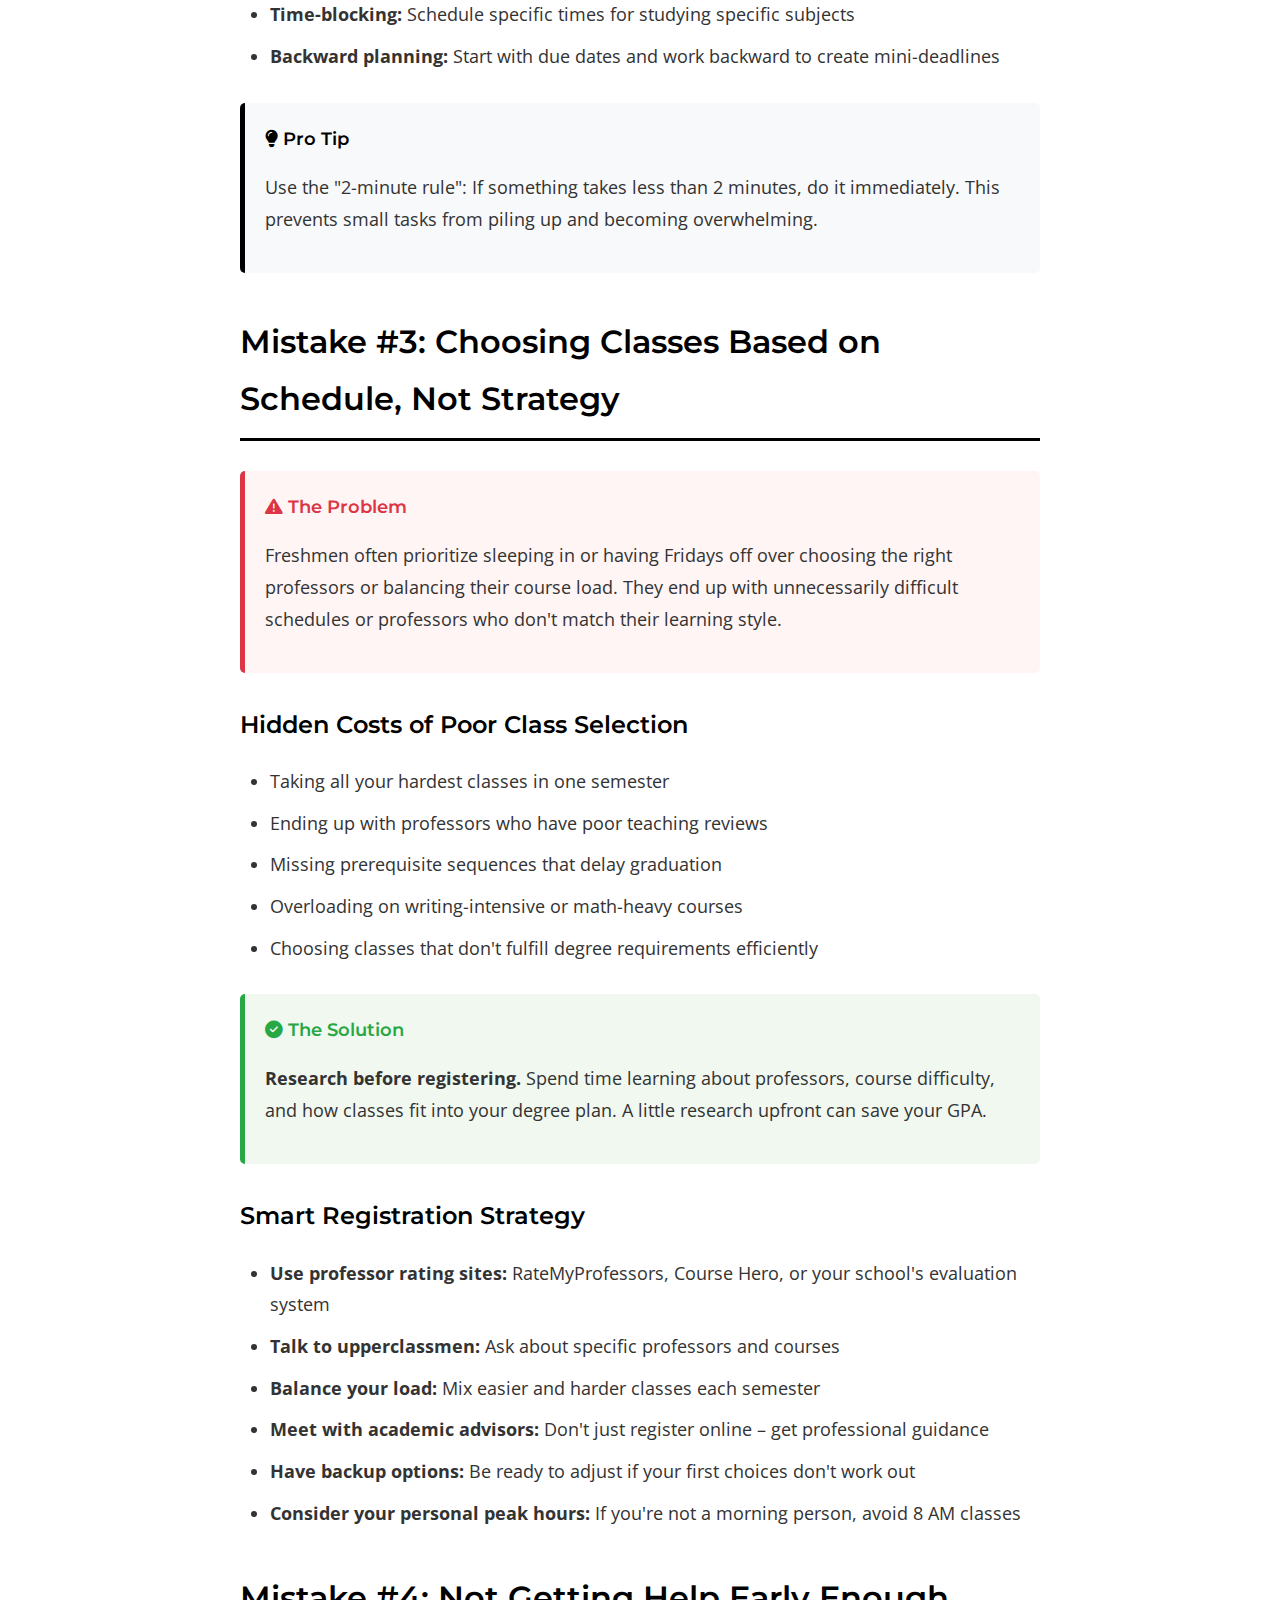
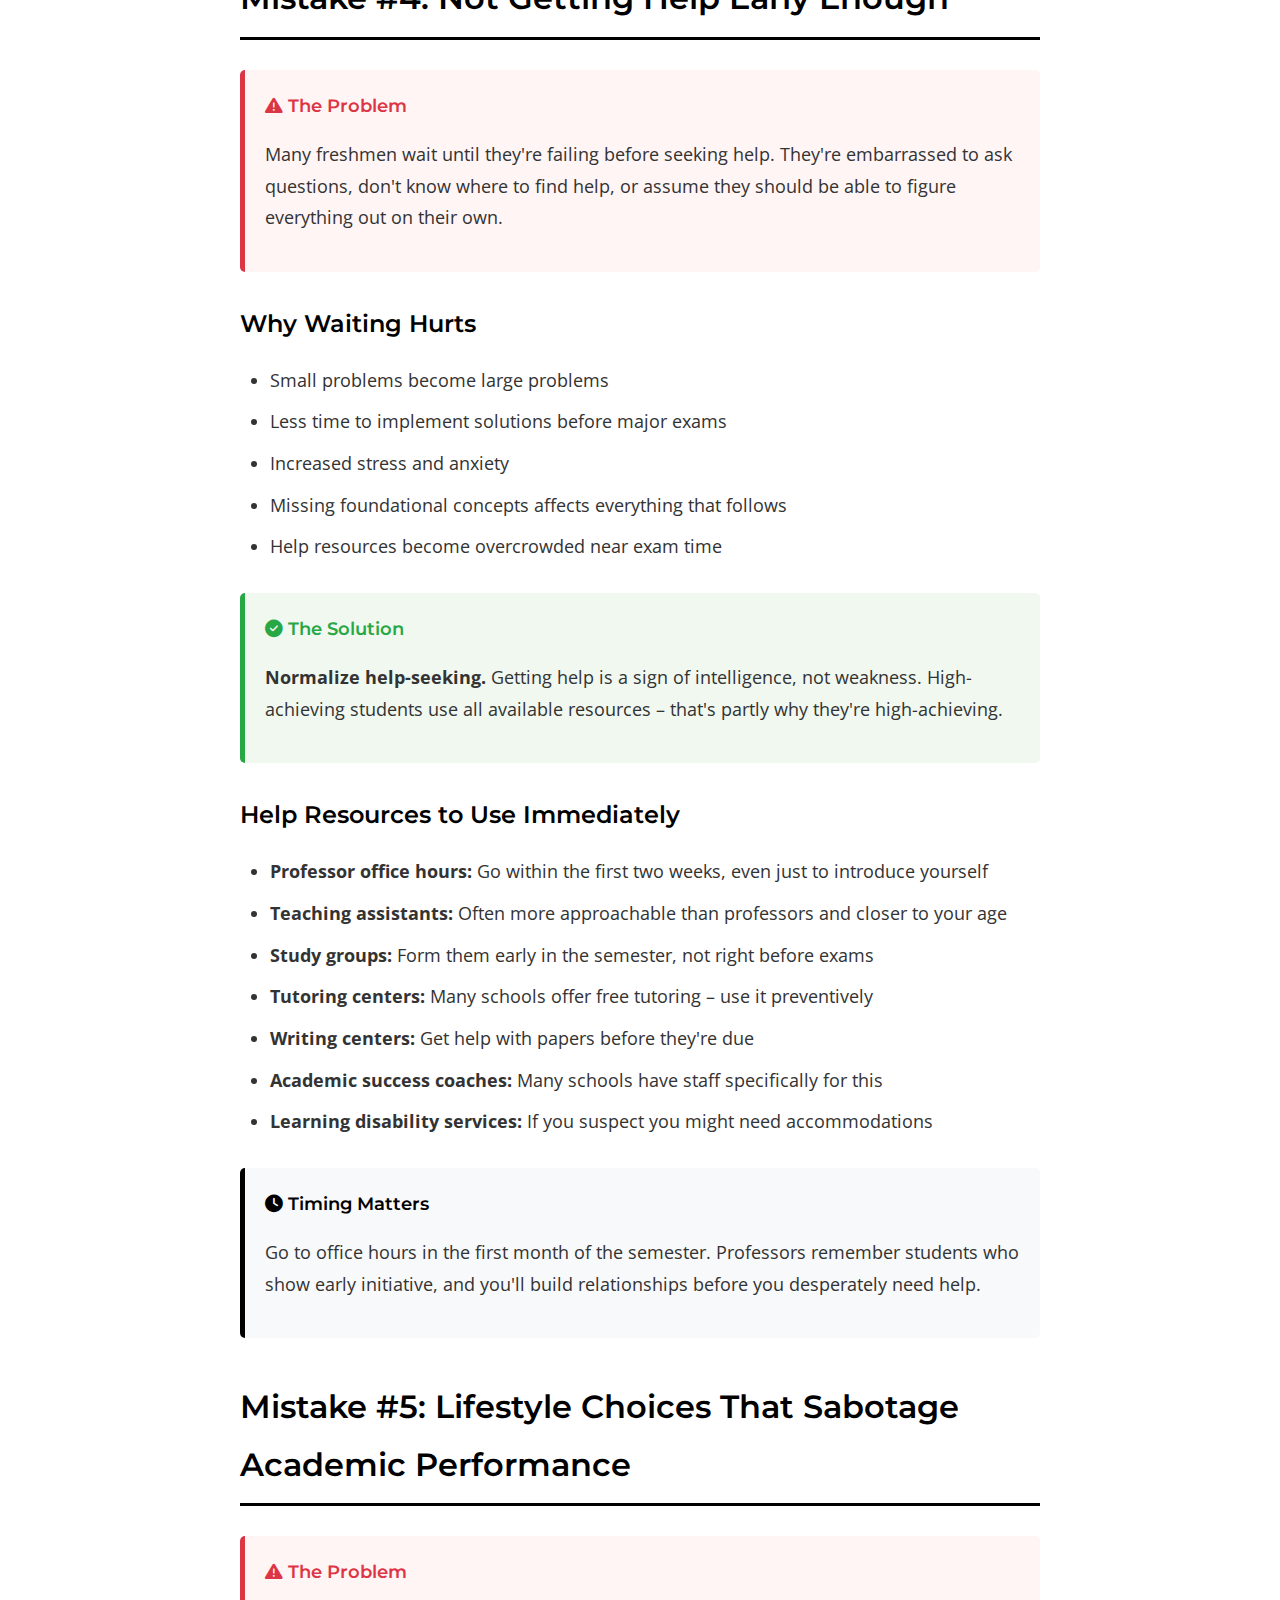
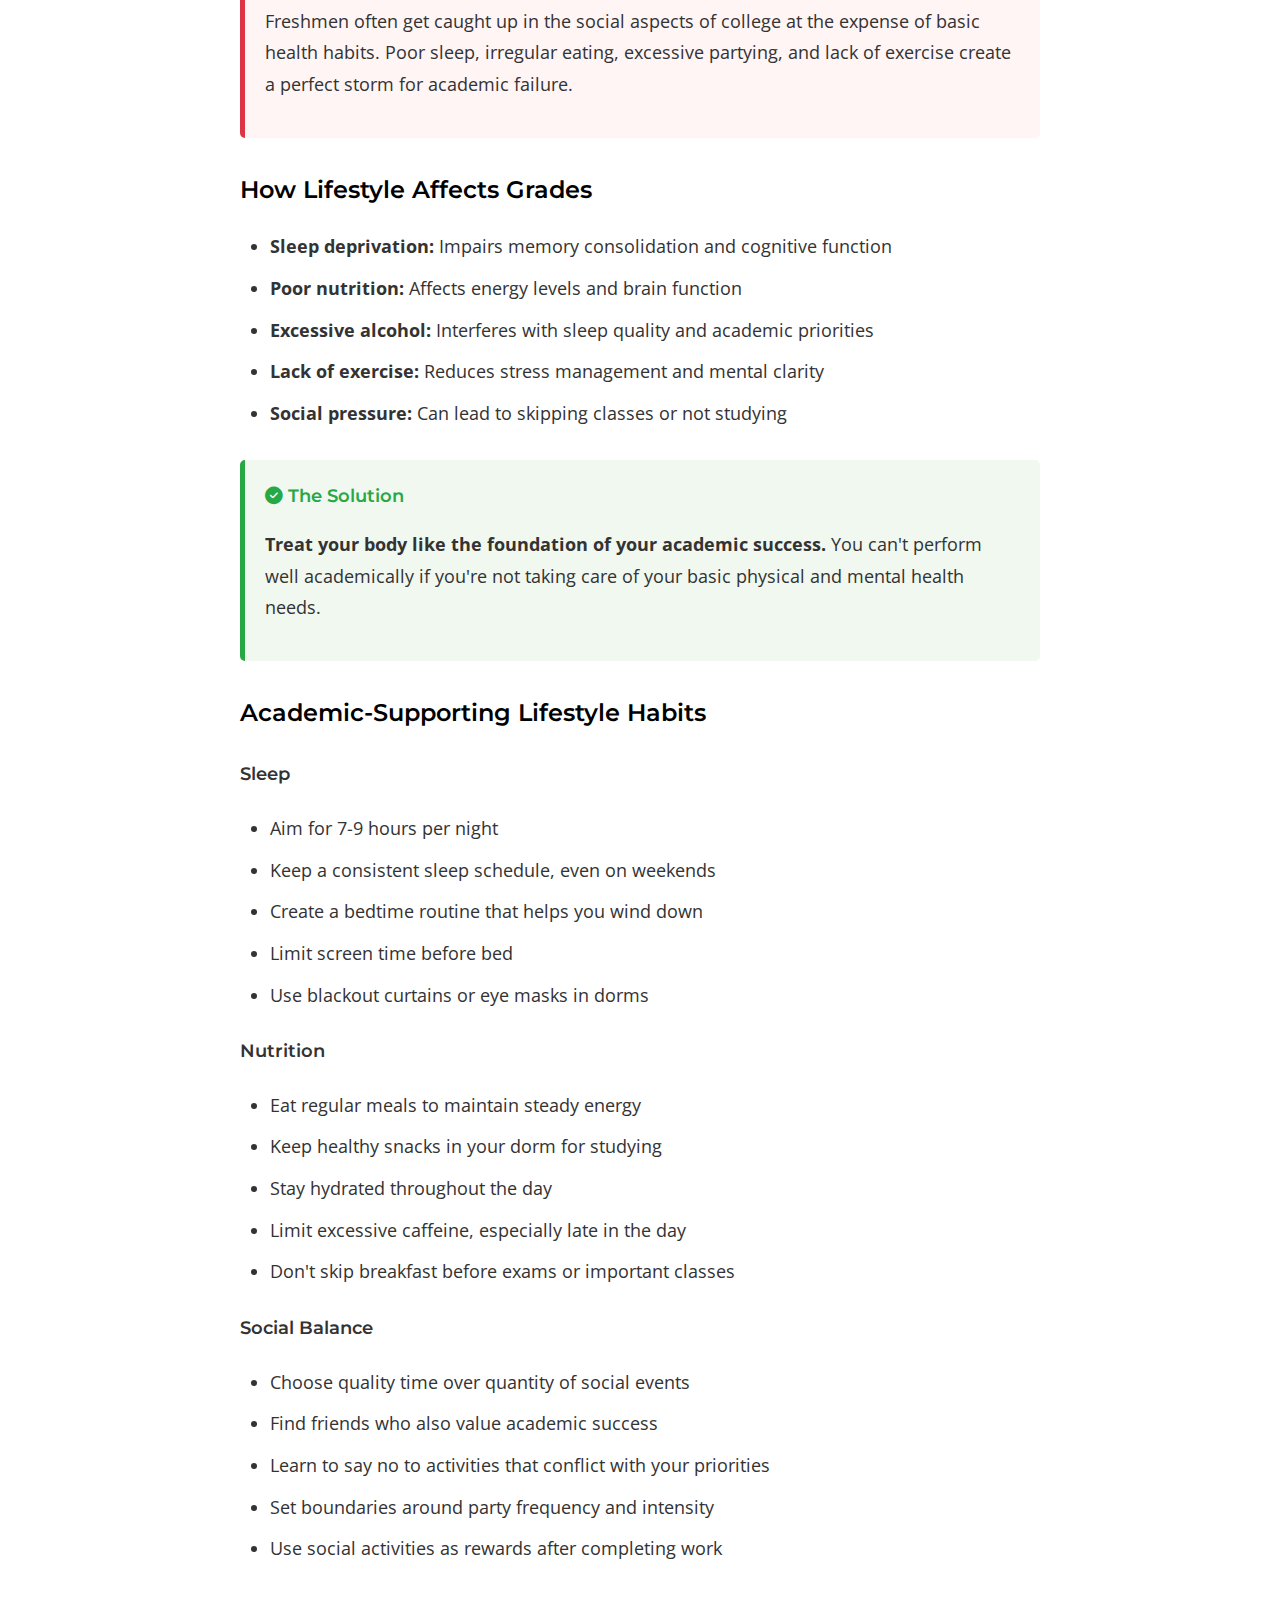
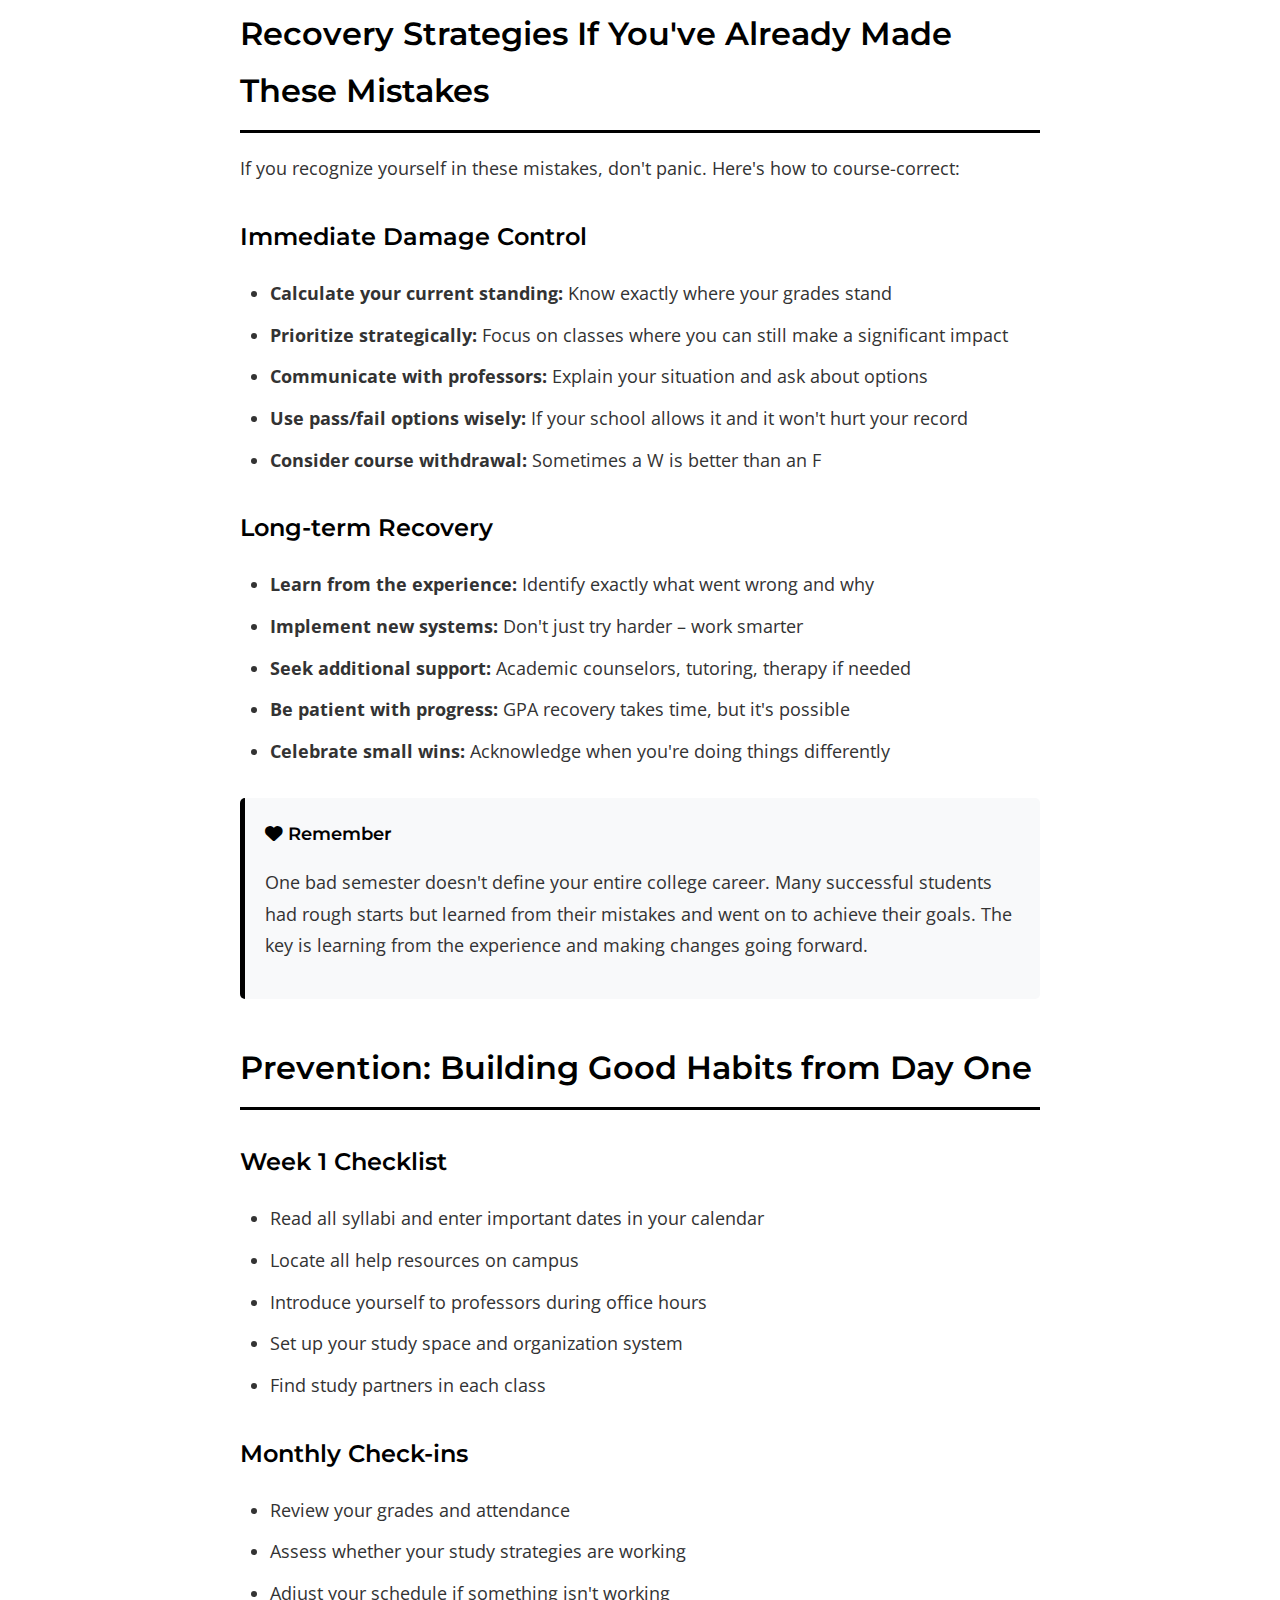
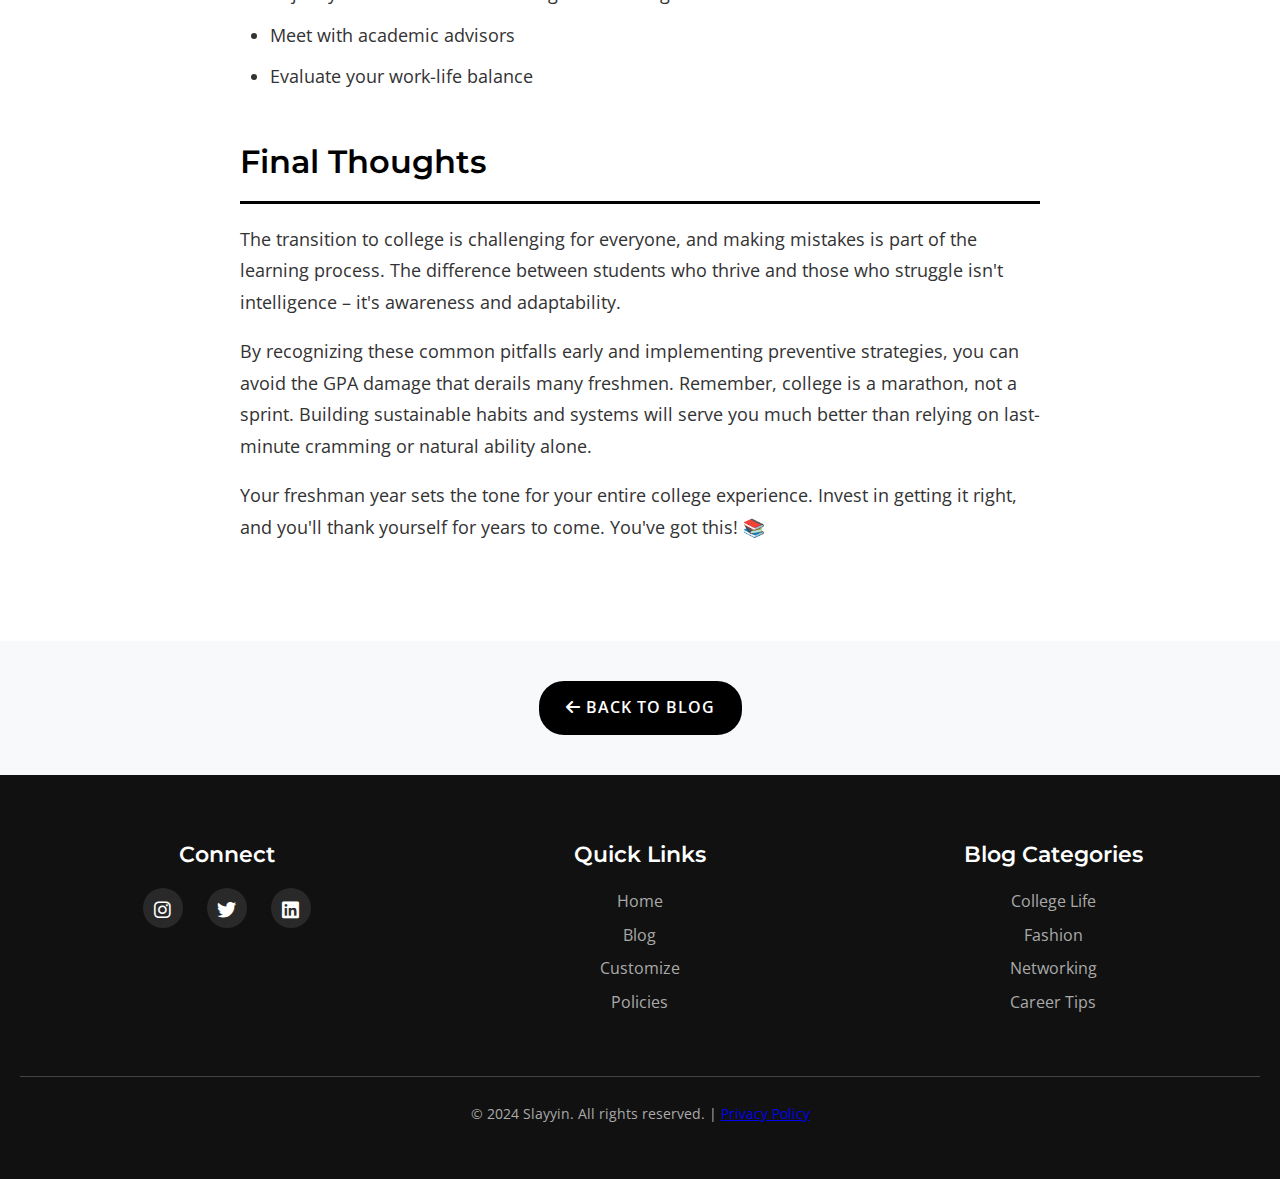
<file: blog-freshman-mistakes.html>
<!DOCTYPE html>
<html lang="en">
<head>
    <meta charset="UTF-8">
    <meta name="viewport" content="width=device-width, initial-scale=1.0">
    <title>5 Freshman Mistakes That Can Ruin Your GPA | Slayyin Blog</title>
    <link rel="stylesheet" href="https://cdnjs.cloudflare.com/ajax/libs/font-awesome/6.5.1/css/all.min.css">
    <link rel="stylesheet" href="index.css">
    <link rel="apple-touch-icon" sizes="180x180" href="favicon_io (2)/apple-touch-icon.png">
    <link rel="icon" type="image/png" sizes="32x32" href="favicon_io (2)/favicon-32x32.png">
    <style>
        .blog-post-hero {
            background: linear-gradient(135deg, #1a1a1a 0%, #2a2a2a 100%);
            padding: 120px 5% 80px;
            text-align: center;
            position: relative;
            overflow: hidden;
        }
        .blog-post-hero::before {
            content: "";
            position: absolute;
            top: 0; left: 0; right: 0; bottom: 0;
            background-image: radial-gradient(circle at 20% 30%, rgba(255, 255, 255, 0.1) 0%, transparent 25%),
                              radial-gradient(circle at 80% 70%, rgba(255, 255, 255, 0.1) 0%, transparent 25%);
            z-index: 1;
        }
        .blog-post-content {
            position: relative;
            z-index: 2;
            max-width: 800px;
            margin: 0 auto;
        }
        .blog-post-hero h1 {
            font-family: "Montserrat", sans-serif;
            font-size: clamp(2rem, 5vw, 3.5rem);
            font-weight: 700;
            margin-bottom: 20px;
            color: #fff;
            line-height: 1.2;
        }
        .blog-meta {
            display: flex;
            justify-content: center;
            gap: 30px;
            margin-bottom: 30px;
            font-size: 1rem;
            color: #ccc;
        }
        .blog-meta span {
            display: flex;
            align-items: center;
            gap: 8px;
        }
        .blog-excerpt {
            font-size: 1.2rem;
            color: rgba(255, 255, 255, 0.9);
            line-height: 1.6;
            max-width: 600px;
            margin: 0 auto;
        }
        .blog-article {
            padding: 80px 5%;
            background: #fff;
        }
        .article-content {
            max-width: 800px;
            margin: 0 auto;
            line-height: 1.8;
            font-size: 1.1rem;
            color: #333;
        }
        .article-content h2 {
            font-family: "Montserrat", sans-serif;
            font-size: 2rem;
            font-weight: 600;
            margin: 40px 0 20px;
            color: #000;
            border-bottom: 3px solid #000;
            padding-bottom: 10px;
        }
        .article-content h3 {
            font-family: "Montserrat", sans-serif;
            font-size: 1.5rem;
            font-weight: 600;
            margin: 30px 0 15px;
            color: #000;
        }
        .article-content ul {
            margin: 20px 0;
            padding-left: 30px;
        }
        .article-content li {
            margin-bottom: 10px;
        }
        .mistake-box {
            background: #fff5f5;
            border-left: 5px solid #dc3545;
            padding: 20px;
            margin: 30px 0;
            border-radius: 5px;
        }
        .mistake-box h4 {
            font-family: "Montserrat", sans-serif;
            margin: 0 0 10px;
            color: #dc3545;
            font-weight: 600;
        }
        .solution-box {
            background: #f0f8f0;
            border-left: 5px solid #28a745;
            padding: 20px;
            margin: 30px 0;
            border-radius: 5px;
        }
        .solution-box h4 {
            font-family: "Montserrat", sans-serif;
            margin: 0 0 10px;
            color: #28a745;
            font-weight: 600;
        }
        .tip-box {
            background: #f8f9fa;
            border-left: 5px solid #000;
            padding: 20px;
            margin: 30px 0;
            border-radius: 5px;
        }
        .tip-box h4 {
            font-family: "Montserrat", sans-serif;
            margin: 0 0 10px;
            color: #000;
            font-weight: 600;
        }
        .back-to-blog {
            text-align: center;
            padding: 40px 5%;
            background: #f8f9fa;
        }
        .back-btn {
            background: #000;
            color: #fff;
            border: 2px solid #000;
            padding: 12px 25px;
            border-radius: 25px;
            font-weight: 600;
            cursor: pointer;
            transition: all 0.3s ease;
            text-decoration: none;
            display: inline-block;
            text-transform: uppercase;
            letter-spacing: 1px;
        }
        .back-btn:hover {
            background: #fff;
            color: #000;
            transform: translateY(-2px);
            box-shadow: 0 5px 15px rgba(0, 0, 0, 0.3);
        }
        @media (max-width: 768px) {
            .blog-meta { 
                flex-direction: row; 
                gap: 15px; 
                font-size: 0.85rem;
                flex-wrap: wrap;
                justify-content: center;
            }
            .blog-meta span {
                gap: 5px;
            }
            .blog-post-hero { padding: 100px 5% 60px; }
            .blog-article { padding: 60px 5%; }
            .article-content { font-size: 1rem; }
        }
    </style>
</head>
<body>
    <!-- Page Loader -->
    <div class="page-loader" id="pageLoader">
        <div class="loader-content">
            <img 
                src="website-logo.png" 
                alt="Slayyin Logo" 
                class="loader-logo"
            />
            <div class="loader-spinner"></div>
            <div class="loader-text">Loading...</div>
            <div class="loader-progress">
                <div class="loader-progress-bar" id="progressBar"></div>
            </div>
        </div>
    </div>

    <header>
        <div class="header-left">
            <a href="index.html">
                <img src="website-logo.png" alt="Slayyin Logo" class="logo" />
            </a>
        </div>
        <div class="header-center">
            <div class="search-container">
                <i class="fas fa-search search-icon"></i>
                <input type="text" class="search-bar" placeholder="Search blog posts..." id="searchInput" />
                <div class="search-results" id="searchResults"></div>
            </div>
        </div>
        <div class="header-right">
            <div class="mobile-search-icon" onclick="toggleMobileSearch()">
                <i class="fas fa-search"></i>
            </div>
            <div class="user-icon-container" onclick="showComingSoonMessage(event)">
                <i class="fas fa-user"></i>
            </div>
            <div class="wishlist-icon" onclick="showComingSoonMessage(event)">
                <i class="fas fa-heart"></i>
            </div>
            <div class="cart-icon" onclick="showComingSoonMessage(event)">
                <i class="fas fa-shopping-cart"></i>
            </div>
        </div>
    </header>

    <section class="blog-post-hero">
        <div class="blog-post-content">
            <h1>5 Freshman Mistakes That Can Ruin Your GPA</h1>
            <div class="blog-meta">
                <span><i class="fas fa-calendar"></i> December 8, 2024</span>
                <span><i class="fas fa-tag"></i> Mistakes</span>
                <span><i class="fas fa-clock"></i> 9 min read</span>
            </div>
            <p class="blog-excerpt">
                Avoid these common pitfalls that trip up new college students. 
                Learn from others' experiences and set yourself up for academic success.
            </p>
        </div>
    </section>

    <article class="blog-article">
        <div class="article-content">
            <p>Your freshman year GPA sets the foundation for your entire college career. While you can recover from a rough start, it's much easier to begin strong than to spend years trying to bring up your cumulative GPA. Unfortunately, many well-intentioned freshmen make predictable mistakes that can seriously damage their academic standing.</p>

            <p>The good news? These mistakes are completely avoidable once you know what to watch for. Here are the five most common academic pitfalls and exactly how to avoid them.</p>

            <h2>Mistake #1: Treating College Like High School</h2>

            <div class="mistake-box">
                <h4><i class="fas fa-exclamation-triangle"></i> The Problem</h4>
                <p>Many freshmen assume that if they could succeed in high school with minimal effort, college will be the same. They skip classes, wait until the last minute to study, and expect teachers to remind them of deadlines.</p>
            </div>

            <h3>Why This Backfires</h3>
            <ul>
                <li><strong>Faster pace:</strong> College covers material much more quickly than high school</li>
                <li><strong>Less hand-holding:</strong> Professors won't chase you down about missing assignments</li>
                <li><strong>Higher expectations:</strong> College assumes you're self-motivated and responsible</li>
                <li><strong>More complex material:</strong> The difficulty jumps significantly from high school</li>
            </ul>

            <div class="solution-box">
                <h4><i class="fas fa-check-circle"></i> The Solution</h4>
                <p><strong>Adjust your mindset immediately.</strong> Treat college like a full-time job where your "salary" is your grades. Develop new study habits from day one rather than waiting for your first bad grade to be a wake-up call.</p>
            </div>

            <h3>Action Steps</h3>
            <ul>
                <li>Attend every class, even if attendance isn't mandatory</li>
                <li>Read syllabi carefully and mark all important dates in your calendar</li>
                <li>Start assignments the day they're assigned, not the day before they're due</li>
                <li>Study for at least 2-3 hours outside of class for every credit hour</li>
                <li>Form study groups with serious students</li>
            </ul>

            <h2>Mistake #2: Poor Time Management and Procrastination</h2>

            <div class="mistake-box">
                <h4><i class="fas fa-exclamation-triangle"></i> The Problem</h4>
                <p>Freshmen often underestimate how long assignments take or overestimate how much they can accomplish in a short time. They procrastinate until deadlines pile up, leading to all-nighters and subpar work.</p>
            </div>

            <h3>The Domino Effect</h3>
            <p>Poor time management creates a cascade of problems:</p>
            <ul>
                <li>Rushing through assignments leads to careless mistakes</li>
                <li>All-nighters hurt performance on subsequent exams</li>
                <li>Stress affects mental health and decision-making</li>
                <li>Missing deadlines can mean automatic zeros</li>
                <li>No time for professor office hours or help-seeking</li>
            </ul>

            <div class="solution-box">
                <h4><i class="fas fa-check-circle"></i> The Solution</h4>
                <p><strong>Develop systems, not just good intentions.</strong> Use actual tools and methods to manage your time rather than relying on memory or "getting better" at time management.</p>
            </div>

            <h3>Time Management Tools That Work</h3>
            <ul>
                <li><strong>Digital calendar:</strong> Input all syllabi information at the beginning of the semester</li>
                <li><strong>Weekly planning sessions:</strong> Every Sunday, review the upcoming week</li>
                <li><strong>Daily priority lists:</strong> Identify your top 3 tasks each morning</li>
                <li><strong>Time-blocking:</strong> Schedule specific times for studying specific subjects</li>
                <li><strong>Backward planning:</strong> Start with due dates and work backward to create mini-deadlines</li>
            </ul>

            <div class="tip-box">
                <h4><i class="fas fa-lightbulb"></i> Pro Tip</h4>
                <p>Use the "2-minute rule": If something takes less than 2 minutes, do it immediately. This prevents small tasks from piling up and becoming overwhelming.</p>
            </div>

            <h2>Mistake #3: Choosing Classes Based on Schedule, Not Strategy</h2>

            <div class="mistake-box">
                <h4><i class="fas fa-exclamation-triangle"></i> The Problem</h4>
                <p>Freshmen often prioritize sleeping in or having Fridays off over choosing the right professors or balancing their course load. They end up with unnecessarily difficult schedules or professors who don't match their learning style.</p>
            </div>

            <h3>Hidden Costs of Poor Class Selection</h3>
            <ul>
                <li>Taking all your hardest classes in one semester</li>
                <li>Ending up with professors who have poor teaching reviews</li>
                <li>Missing prerequisite sequences that delay graduation</li>
                <li>Overloading on writing-intensive or math-heavy courses</li>
                <li>Choosing classes that don't fulfill degree requirements efficiently</li>
            </ul>

            <div class="solution-box">
                <h4><i class="fas fa-check-circle"></i> The Solution</h4>
                <p><strong>Research before registering.</strong> Spend time learning about professors, course difficulty, and how classes fit into your degree plan. A little research upfront can save your GPA.</p>
            </div>

            <h3>Smart Registration Strategy</h3>
            <ul>
                <li><strong>Use professor rating sites:</strong> RateMyProfessors, Course Hero, or your school's evaluation system</li>
                <li><strong>Talk to upperclassmen:</strong> Ask about specific professors and courses</li>
                <li><strong>Balance your load:</strong> Mix easier and harder classes each semester</li>
                <li><strong>Meet with academic advisors:</strong> Don't just register online – get professional guidance</li>
                <li><strong>Have backup options:</strong> Be ready to adjust if your first choices don't work out</li>
                <li><strong>Consider your personal peak hours:</strong> If you're not a morning person, avoid 8 AM classes</li>
            </ul>

            <h2>Mistake #4: Not Getting Help Early Enough</h2>

            <div class="mistake-box">
                <h4><i class="fas fa-exclamation-triangle"></i> The Problem</h4>
                <p>Many freshmen wait until they're failing before seeking help. They're embarrassed to ask questions, don't know where to find help, or assume they should be able to figure everything out on their own.</p>
            </div>

            <h3>Why Waiting Hurts</h3>
            <ul>
                <li>Small problems become large problems</li>
                <li>Less time to implement solutions before major exams</li>
                <li>Increased stress and anxiety</li>
                <li>Missing foundational concepts affects everything that follows</li>
                <li>Help resources become overcrowded near exam time</li>
            </ul>

            <div class="solution-box">
                <h4><i class="fas fa-check-circle"></i> The Solution</h4>
                <p><strong>Normalize help-seeking.</strong> Getting help is a sign of intelligence, not weakness. High-achieving students use all available resources – that's partly why they're high-achieving.</p>
            </div>

            <h3>Help Resources to Use Immediately</h3>
            <ul>
                <li><strong>Professor office hours:</strong> Go within the first two weeks, even just to introduce yourself</li>
                <li><strong>Teaching assistants:</strong> Often more approachable than professors and closer to your age</li>
                <li><strong>Study groups:</strong> Form them early in the semester, not right before exams</li>
                <li><strong>Tutoring centers:</strong> Many schools offer free tutoring – use it preventively</li>
                <li><strong>Writing centers:</strong> Get help with papers before they're due</li>
                <li><strong>Academic success coaches:</strong> Many schools have staff specifically for this</li>
                <li><strong>Learning disability services:</strong> If you suspect you might need accommodations</li>
            </ul>

            <div class="tip-box">
                <h4><i class="fas fa-clock"></i> Timing Matters</h4>
                <p>Go to office hours in the first month of the semester. Professors remember students who show early initiative, and you'll build relationships before you desperately need help.</p>
            </div>

            <h2>Mistake #5: Lifestyle Choices That Sabotage Academic Performance</h2>

            <div class="mistake-box">
                <h4><i class="fas fa-exclamation-triangle"></i> The Problem</h4>
                <p>Freshmen often get caught up in the social aspects of college at the expense of basic health habits. Poor sleep, irregular eating, excessive partying, and lack of exercise create a perfect storm for academic failure.</p>
            </div>

            <h3>How Lifestyle Affects Grades</h3>
            <ul>
                <li><strong>Sleep deprivation:</strong> Impairs memory consolidation and cognitive function</li>
                <li><strong>Poor nutrition:</strong> Affects energy levels and brain function</li>
                <li><strong>Excessive alcohol:</strong> Interferes with sleep quality and academic priorities</li>
                <li><strong>Lack of exercise:</strong> Reduces stress management and mental clarity</li>
                <li><strong>Social pressure:</strong> Can lead to skipping classes or not studying</li>
            </ul>

            <div class="solution-box">
                <h4><i class="fas fa-check-circle"></i> The Solution</h4>
                <p><strong>Treat your body like the foundation of your academic success.</strong> You can't perform well academically if you're not taking care of your basic physical and mental health needs.</p>
            </div>

            <h3>Academic-Supporting Lifestyle Habits</h3>

            <h4>Sleep</h4>
            <ul>
                <li>Aim for 7-9 hours per night</li>
                <li>Keep a consistent sleep schedule, even on weekends</li>
                <li>Create a bedtime routine that helps you wind down</li>
                <li>Limit screen time before bed</li>
                <li>Use blackout curtains or eye masks in dorms</li>
            </ul>

            <h4>Nutrition</h4>
            <ul>
                <li>Eat regular meals to maintain steady energy</li>
                <li>Keep healthy snacks in your dorm for studying</li>
                <li>Stay hydrated throughout the day</li>
                <li>Limit excessive caffeine, especially late in the day</li>
                <li>Don't skip breakfast before exams or important classes</li>
            </ul>

            <h4>Social Balance</h4>
            <ul>
                <li>Choose quality time over quantity of social events</li>
                <li>Find friends who also value academic success</li>
                <li>Learn to say no to activities that conflict with your priorities</li>
                <li>Set boundaries around party frequency and intensity</li>
                <li>Use social activities as rewards after completing work</li>
            </ul>

            <h2>Recovery Strategies If You've Already Made These Mistakes</h2>

            <p>If you recognize yourself in these mistakes, don't panic. Here's how to course-correct:</p>

            <h3>Immediate Damage Control</h3>
            <ul>
                <li><strong>Calculate your current standing:</strong> Know exactly where your grades stand</li>
                <li><strong>Prioritize strategically:</strong> Focus on classes where you can still make a significant impact</li>
                <li><strong>Communicate with professors:</strong> Explain your situation and ask about options</li>
                <li><strong>Use pass/fail options wisely:</strong> If your school allows it and it won't hurt your record</li>
                <li><strong>Consider course withdrawal:</strong> Sometimes a W is better than an F</li>
            </ul>

            <h3>Long-term Recovery</h3>
            <ul>
                <li><strong>Learn from the experience:</strong> Identify exactly what went wrong and why</li>
                <li><strong>Implement new systems:</strong> Don't just try harder – work smarter</li>
                <li><strong>Seek additional support:</strong> Academic counselors, tutoring, therapy if needed</li>
                <li><strong>Be patient with progress:</strong> GPA recovery takes time, but it's possible</li>
                <li><strong>Celebrate small wins:</strong> Acknowledge when you're doing things differently</li>
            </ul>

            <div class="tip-box">
                <h4><i class="fas fa-heart"></i> Remember</h4>
                <p>One bad semester doesn't define your entire college career. Many successful students had rough starts but learned from their mistakes and went on to achieve their goals. The key is learning from the experience and making changes going forward.</p>
            </div>

            <h2>Prevention: Building Good Habits from Day One</h2>

            <h3>Week 1 Checklist</h3>
            <ul>
                <li>Read all syllabi and enter important dates in your calendar</li>
                <li>Locate all help resources on campus</li>
                <li>Introduce yourself to professors during office hours</li>
                <li>Set up your study space and organization system</li>
                <li>Find study partners in each class</li>
            </ul>

            <h3>Monthly Check-ins</h3>
            <ul>
                <li>Review your grades and attendance</li>
                <li>Assess whether your study strategies are working</li>
                <li>Adjust your schedule if something isn't working</li>
                <li>Meet with academic advisors</li>
                <li>Evaluate your work-life balance</li>
            </ul>

            <h2>Final Thoughts</h2>

            <p>The transition to college is challenging for everyone, and making mistakes is part of the learning process. The difference between students who thrive and those who struggle isn't intelligence – it's awareness and adaptability.</p>

            <p>By recognizing these common pitfalls early and implementing preventive strategies, you can avoid the GPA damage that derails many freshmen. Remember, college is a marathon, not a sprint. Building sustainable habits and systems will serve you much better than relying on last-minute cramming or natural ability alone.</p>

            <p>Your freshman year sets the tone for your entire college experience. Invest in getting it right, and you'll thank yourself for years to come. You've got this! 📚</p>
        </div>
    </article>

    <section class="back-to-blog">
        <a href="slayyin-blog.html" class="back-btn">
            <i class="fas fa-arrow-left"></i> Back to Blog
        </a>
    </section>

    <footer class="footer">
        <div class="footer-container">
            <div class="footer-section footer-connect">
                <h3>Connect</h3>
                <div class="social-icons">
                    <a href="#" onclick="showComingSoonMessage(event)"><i class="fab fa-instagram"></i></a>
                    <a href="#" onclick="showComingSoonMessage(event)"><i class="fab fa-twitter"></i></a>
                    <a href="#" onclick="showComingSoonMessage(event)"><i class="fab fa-linkedin"></i></a>
                </div>
            </div>
            <div class="footer-links-container">
                <div class="footer-section">
                    <h3>Quick Links</h3>
                    <ul>
                        <li><a href="index.html">Home</a></li>
                        <li><a href="slayyin-blog.html">Blog</a></li>
                        <li><a href="customize.html">Customize</a></li>
                        <li><a href="policies.html">Policies</a></li>
                    </ul>
                </div>
                <div class="footer-section">
                    <h3>Blog Categories</h3>
                    <ul>
                        <li><a href="slayyin-blog.html#college-life">College Life</a></li>
                        <li><a href="slayyin-blog.html#fashion">Fashion</a></li>
                        <li><a href="slayyin-blog.html#networking">Networking</a></li>
                        <li><a href="slayyin-blog.html#career">Career Tips</a></li>
                    </ul>
                </div>
            </div>
        </div>
        <div class="footer-bottom">
            <p>&copy; 2024 Slayyin. All rights reserved. | <a href="policies.html">Privacy Policy</a></p>
        </div>
    </footer>

    <div class="coming-soon-overlay" onclick="hideComingSoonMessage()"></div>
    <div class="coming-soon-message">
        <h3>Coming Soon!</h3>
        <p>This feature is currently under development.</p>
        <p>Stay tuned for exciting updates!</p>
    </div>

    <style>
        /* Coming Soon Overlay Styles */
        .coming-soon-overlay {
            position: fixed;
            top: 0;
            left: 0;
            width: 100%;
            height: 100%;
            background: rgba(0, 0, 0, 0.8);
            z-index: 9998;
            display: none;
        }

        .coming-soon-overlay.active {
            display: block;
        }

        .coming-soon-message {
            position: fixed;
            top: 50%;
            left: 50%;
            transform: translate(-50%, -50%);
            background: #fff;
            padding: 30px;
            border-radius: 15px;
            text-align: center;
            z-index: 9999;
            box-shadow: 0 20px 40px rgba(0, 0, 0, 0.3);
            display: none;
            max-width: 400px;
            width: 90%;
        }

        .coming-soon-message.active {
            display: block;
        }

        .coming-soon-message h3 {
            color: #000;
            margin-bottom: 15px;
            font-family: "Montserrat", sans-serif;
        }

        .coming-soon-message p {
            color: #666;
            margin-bottom: 10px;
        }

        /* Feature Coming Soon Notification Styles */
        .feature-coming-soon {
            position: fixed;
            top: 20px;
            right: 20px;
            background: #000;
            color: #fff;
            padding: 15px 20px;
            border-radius: 25px;
            font-weight: 600;
            z-index: 10000;
            transform: translateX(400px);
            opacity: 0;
            transition: all 0.3s ease;
            display: none;
        }

        .feature-coming-soon.show {
            transform: translateX(0);
            opacity: 1;
            display: block;
        }

        /* Footer Desktop Layout */
        .footer-links-container {
            display: contents;
        }

        /* Footer Mobile Layout */
        @media (max-width: 768px) {
            .footer-container {
                flex-direction: column;
                align-items: center;
                text-align: center;
            }

            /* Connect section first (centered) */
            .footer-connect {
                width: 100%;
                margin-bottom: 30px;
                text-align: center;
            }

            /* Container for Quick Links and Categories */
            .footer-links-container {
                display: flex;
                width: 100%;
                justify-content: space-between;
                gap: 20px;
                max-width: 400px;
            }

            /* Quick Links and Categories side by side */
            .footer-links-container .footer-section {
                width: 48%;
                text-align: left;
            }

            .footer-links-container .footer-section h3 {
                font-size: 1rem;
                margin-bottom: 15px;
            }

            .footer-links-container .footer-section ul {
                font-size: 0.9rem;
            }

            .footer-links-container .footer-section ul li {
                margin-bottom: 8px;
            }

            /* Improve social icons for mobile */
            .footer-connect .social-icons a {
                width: 48px;
                height: 48px;
                border-radius: 50%;
                display: inline-flex;
                align-items: center;
                justify-content: center;
                margin: 0 8px;
                text-decoration: none;
                flex-shrink: 0;
                background: rgba(255, 255, 255, 0.1);
                transition: all 0.3s ease;
            }

            .footer-connect .social-icons a:hover {
                background: rgba(255, 255, 255, 0.2);
                transform: translateY(-2px);
            }

            .footer-connect .social-icons a i {
                font-size: 1.2rem;
                color: #fff;
                line-height: 1;
            }
        }
    </style>

    <script src="index.js"></script>

    <!-- Page Loader JavaScript -->
    <script>
        document.addEventListener('DOMContentLoaded', function() {
            const loader = document.getElementById('pageLoader');
            const progressBar = document.getElementById('progressBar');
            let progress = 0;
            
            // Simulate loading progress
            const progressInterval = setInterval(() => {
                progress += Math.random() * 15;
                if (progress > 90) {
                    progress = 90;
                }
                progressBar.style.width = progress + '%';
            }, 100);
            
            // Hide loader when page is fully loaded
            window.addEventListener('load', function() {
                // Complete the progress bar
                progressBar.style.width = '100%';
                
                // Wait a moment then hide loader
                setTimeout(() => {
                    clearInterval(progressInterval);
                    loader.classList.add('hidden');
                    
                    // Remove loader from DOM after transition
                    setTimeout(() => {
                        loader.style.display = 'none';
                    }, 500);
                }, 300);
            });
            
            // Fallback: hide loader after maximum time
            setTimeout(() => {
                if (!loader.classList.contains('hidden')) {
                    clearInterval(progressInterval);
                    progressBar.style.width = '100%';
                    loader.classList.add('hidden');
                    setTimeout(() => {
                        loader.style.display = 'none';
                    }, 500);
                }
            }, 5000); // 5 seconds maximum
        });
    </script>

    <script>
        // Coming Soon Message Functions
        function showComingSoonMessage(event) {
            event.preventDefault();
            event.stopPropagation();
            
            const overlay = document.querySelector('.coming-soon-overlay');
            const message = document.querySelector('.coming-soon-message');
            
            if (overlay && message) {
                overlay.classList.add('active');
                message.classList.add('active');
            }
        }

        function hideComingSoonMessage() {
            const overlay = document.querySelector('.coming-soon-overlay');
            const message = document.querySelector('.coming-soon-message');
            
            if (overlay && message) {
                overlay.classList.remove('active');
                message.classList.remove('active');
            }
        }

        // Mobile Search Toggle Function
        function toggleMobileSearch() {
            const mobileSearchContainer = document.getElementById('mobileSearchContainer');
            mobileSearchContainer.classList.toggle('active');

            // Focus on the search input when opening
            if (mobileSearchContainer.classList.contains('active')) {
                document.getElementById('mobileSearchInput').focus();
            }
        }

        // Close mobile search when clicking outside
        document.addEventListener('click', function(event) {
            const mobileSearchContainer = document.getElementById('mobileSearchContainer');
            const mobileSearchIcon = document.querySelector('.mobile-search-icon');

            if (mobileSearchContainer && mobileSearchContainer.classList.contains('active')) {
                if (!mobileSearchContainer.contains(event.target) && 
                    !mobileSearchIcon.contains(event.target)) {
                    mobileSearchContainer.classList.remove('active');
                }
            }
        });
    </script>
</body>
</html>
</file>
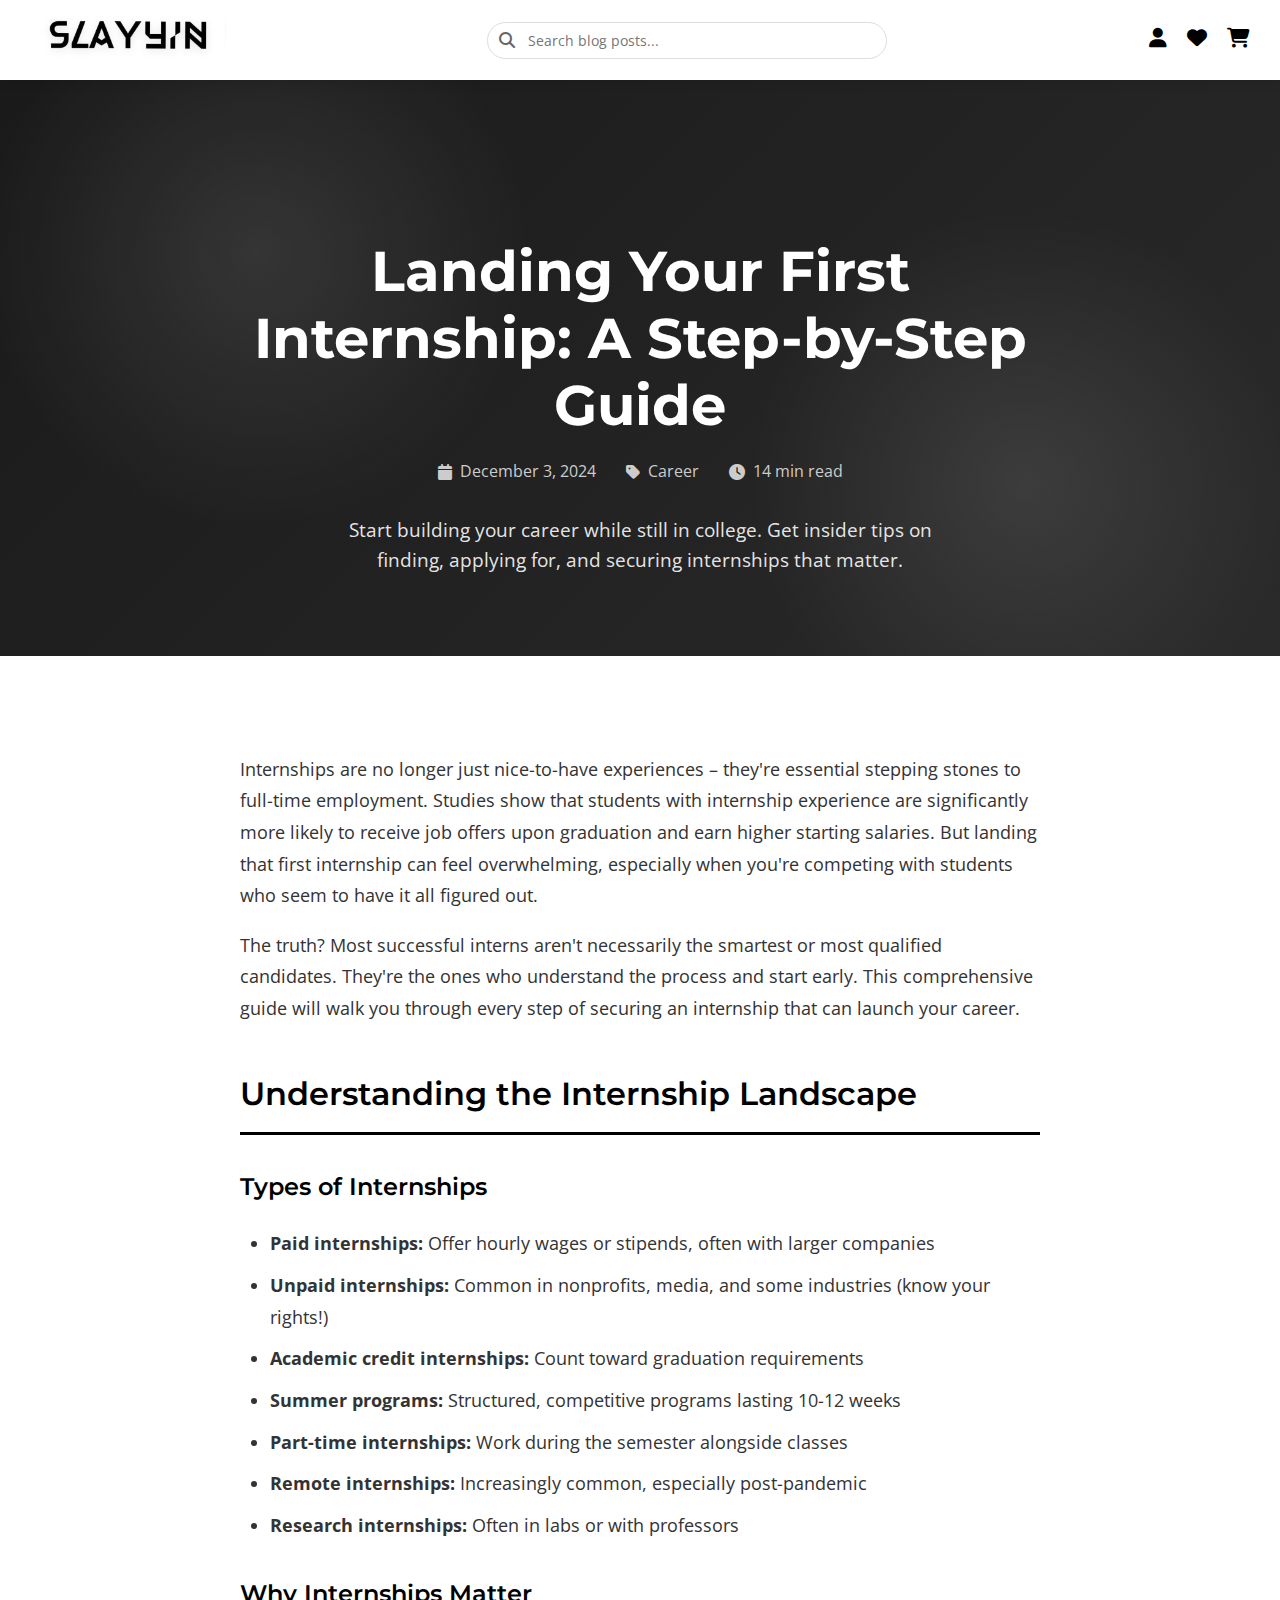
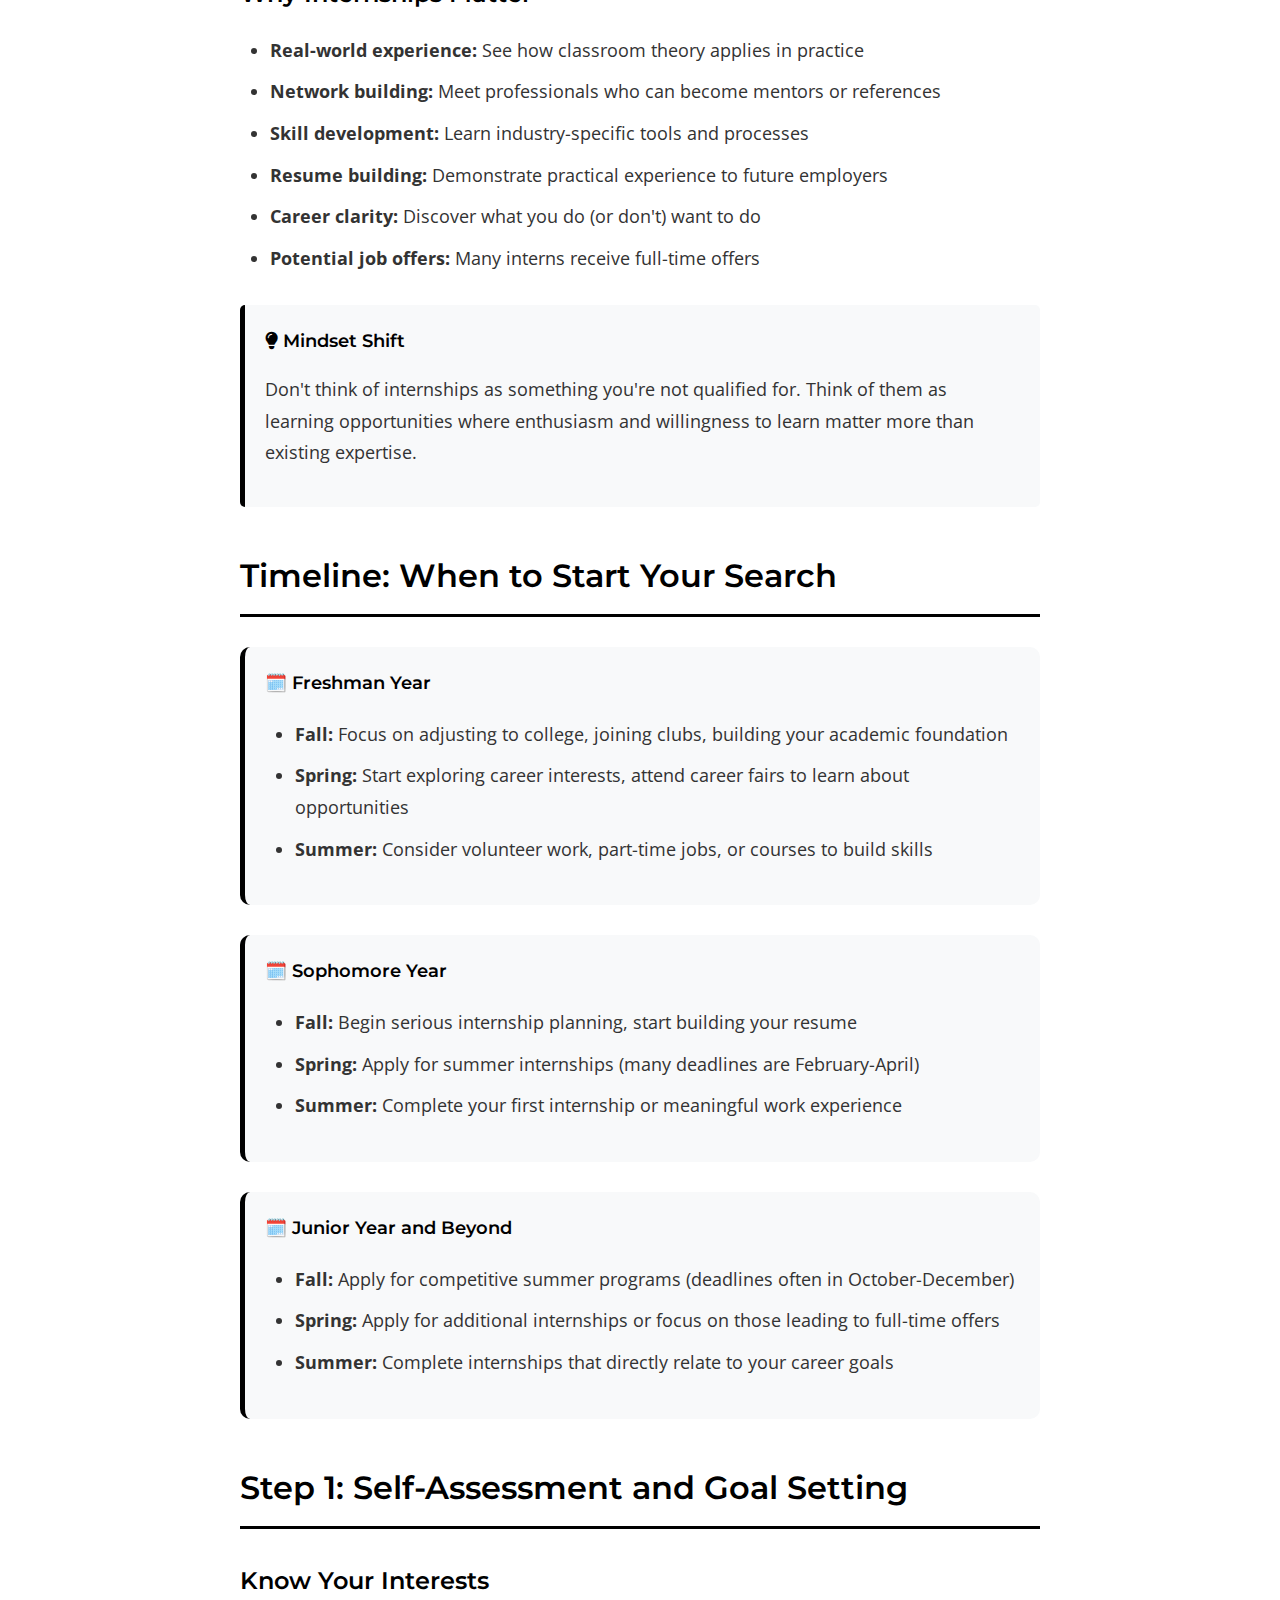
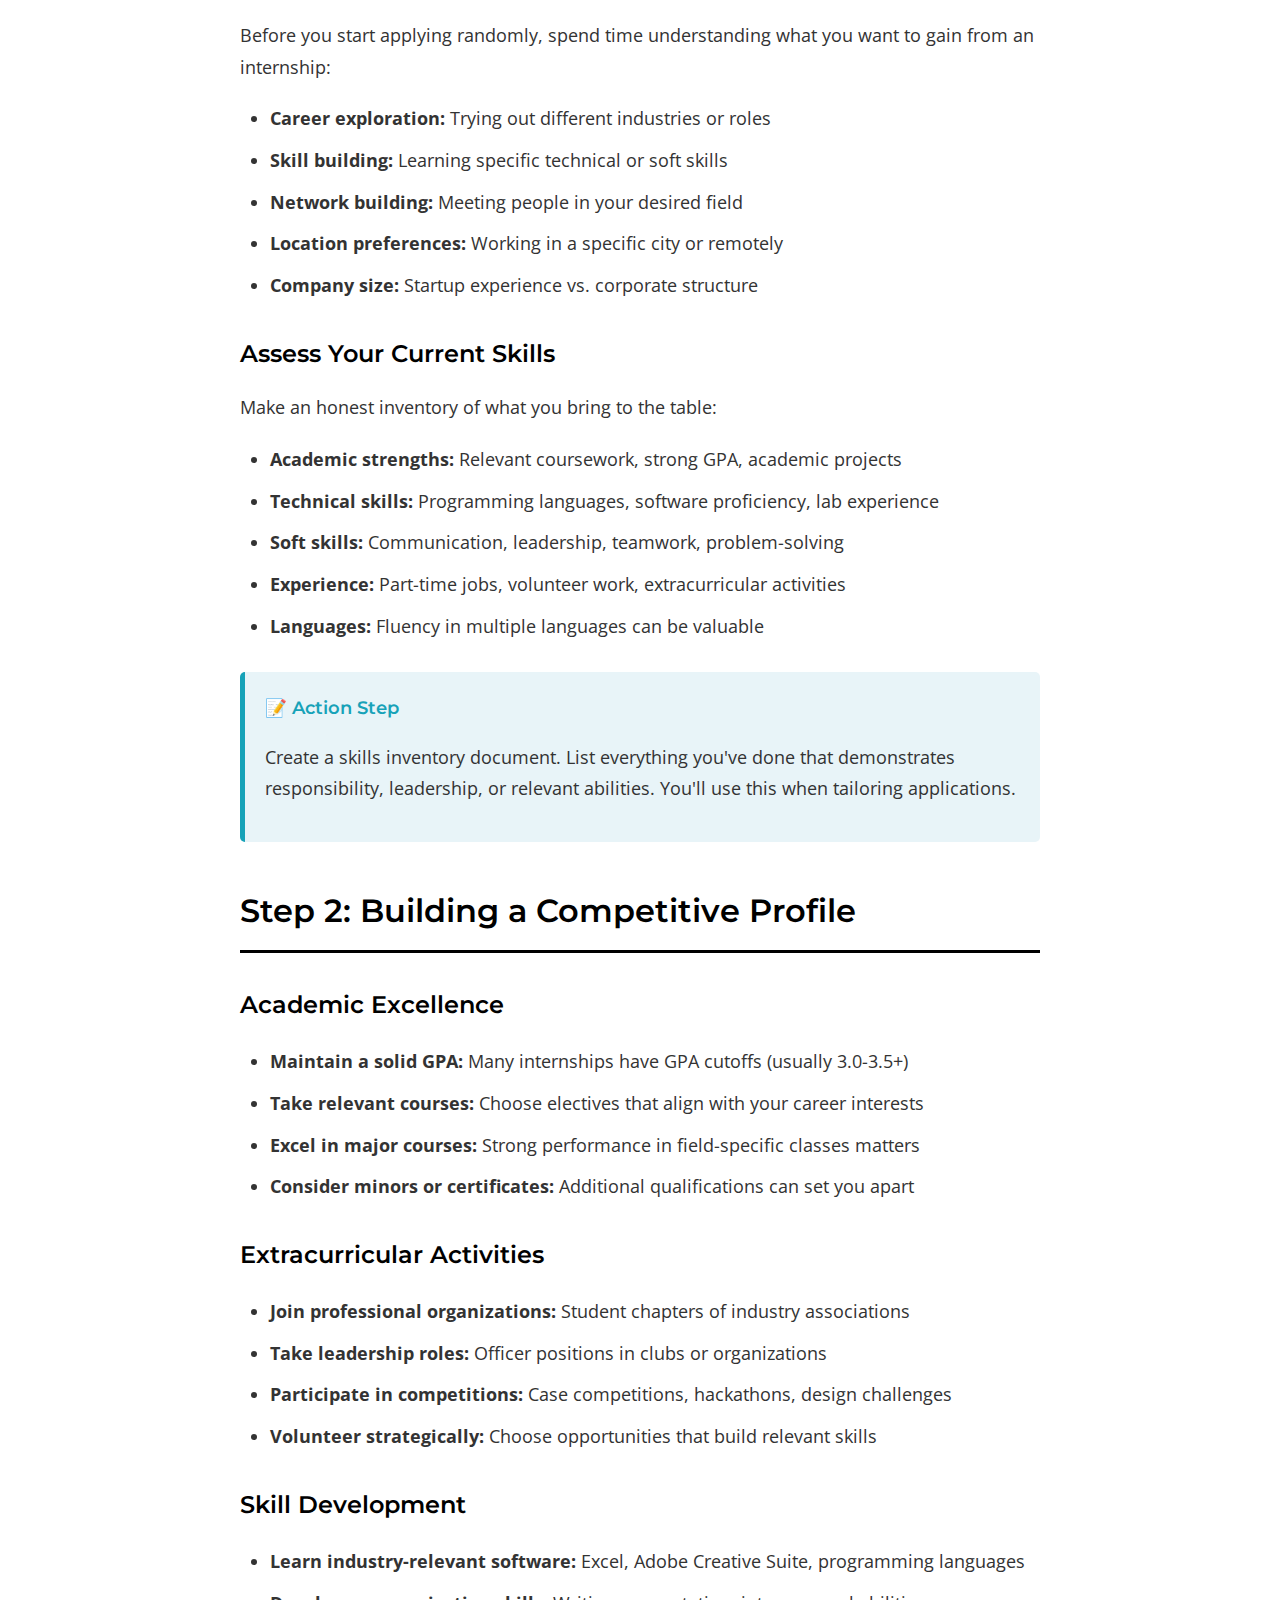
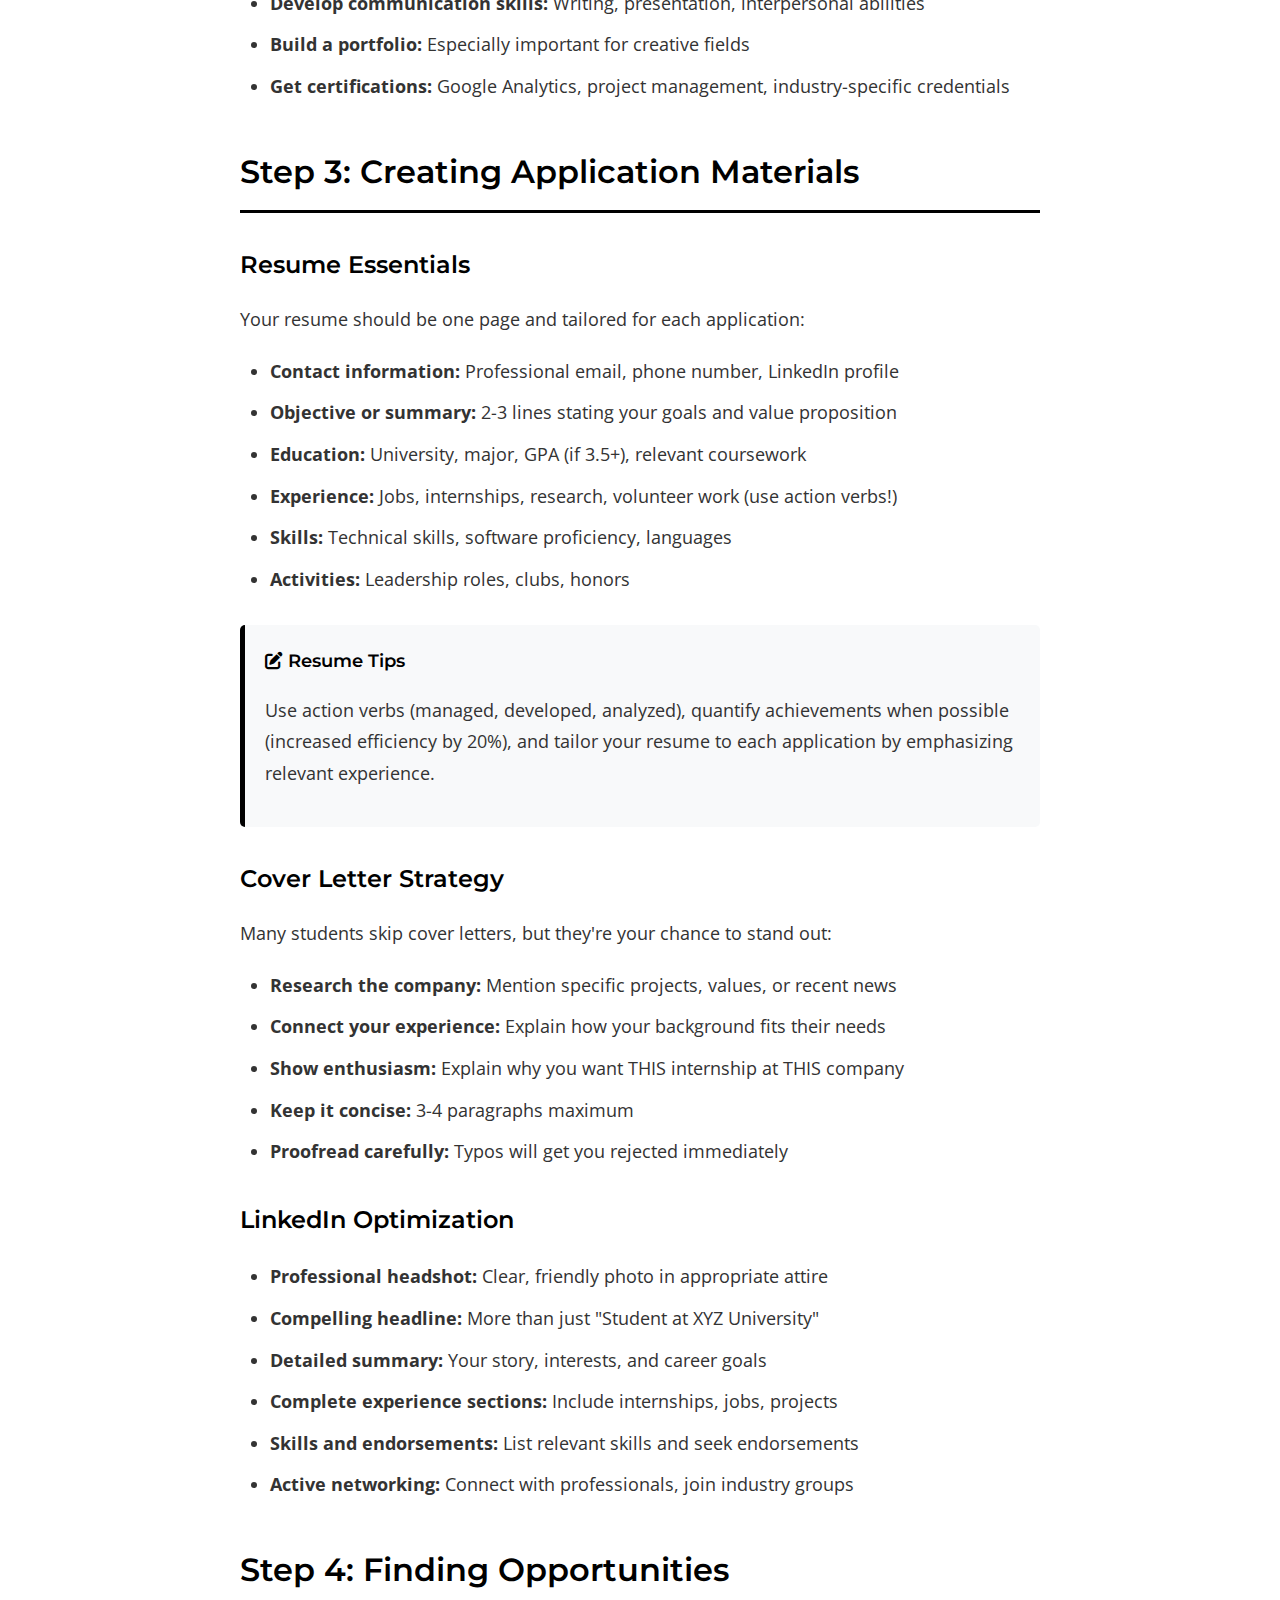
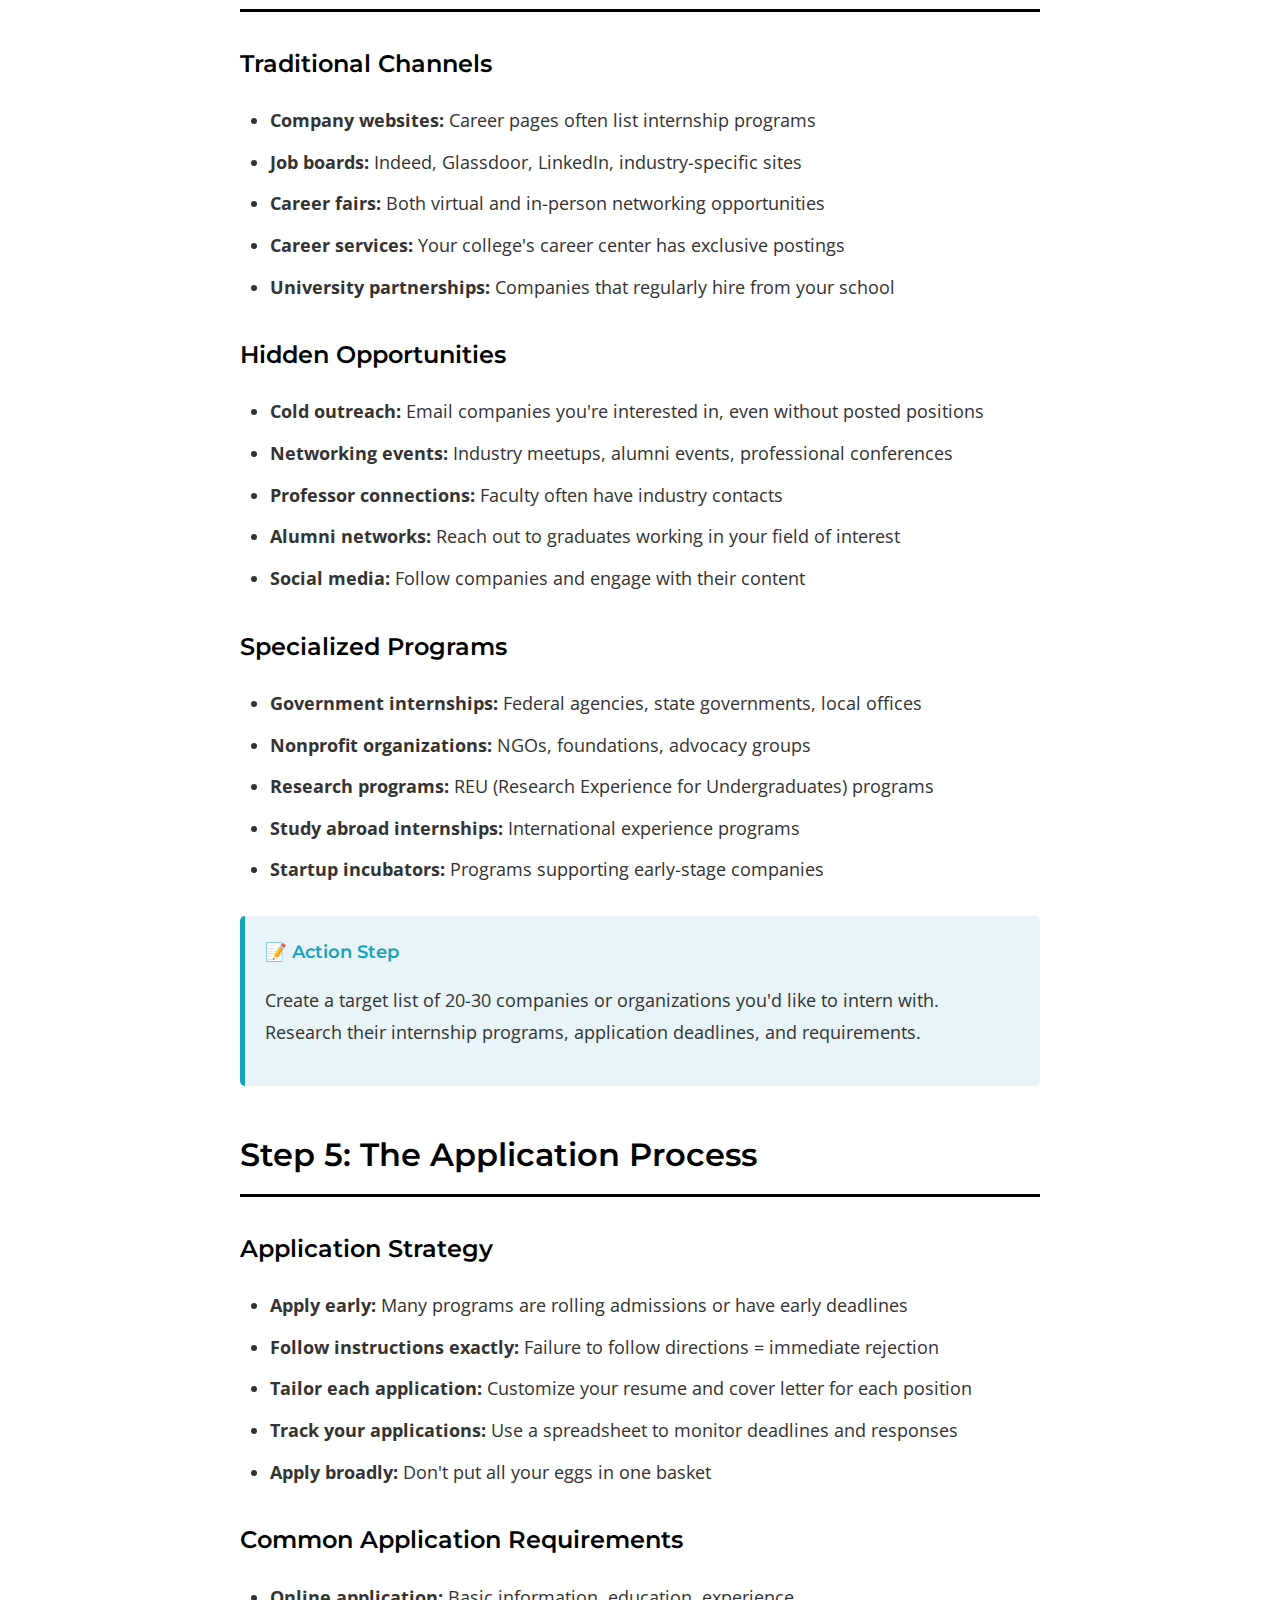
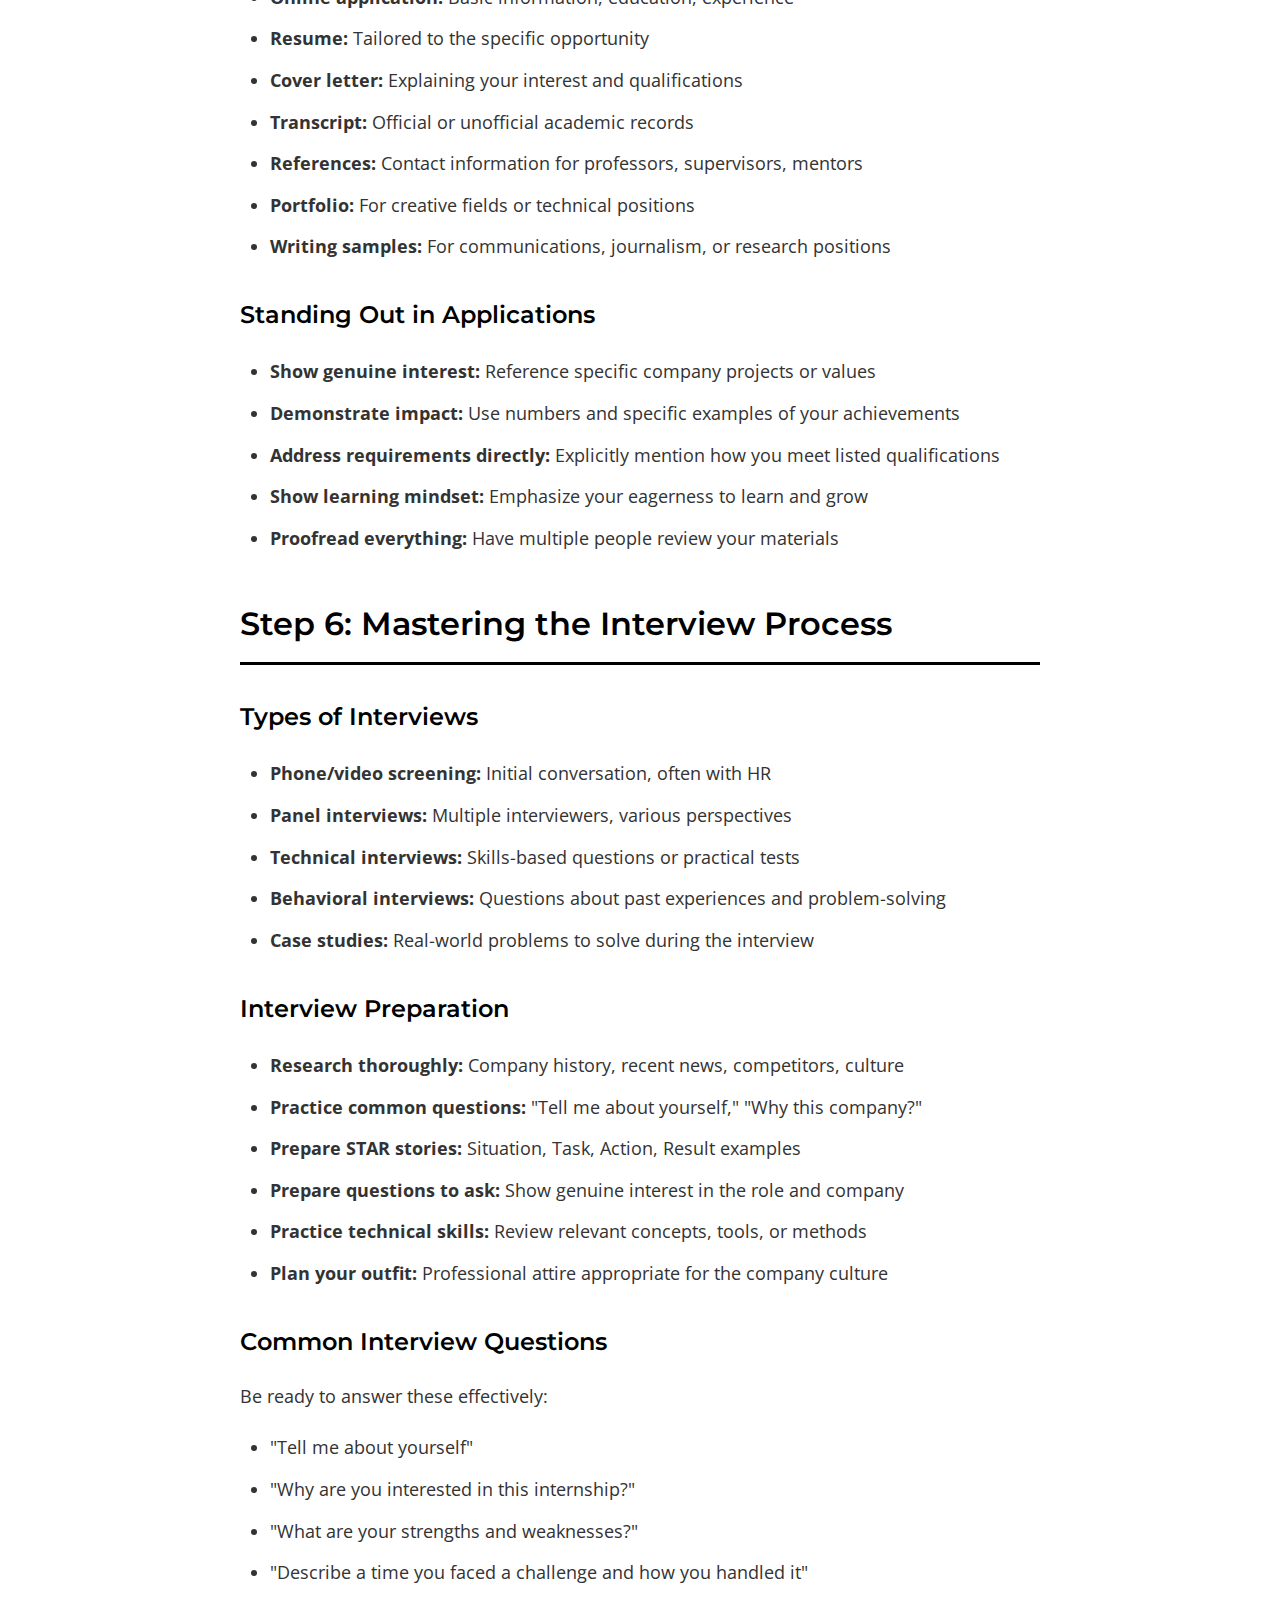
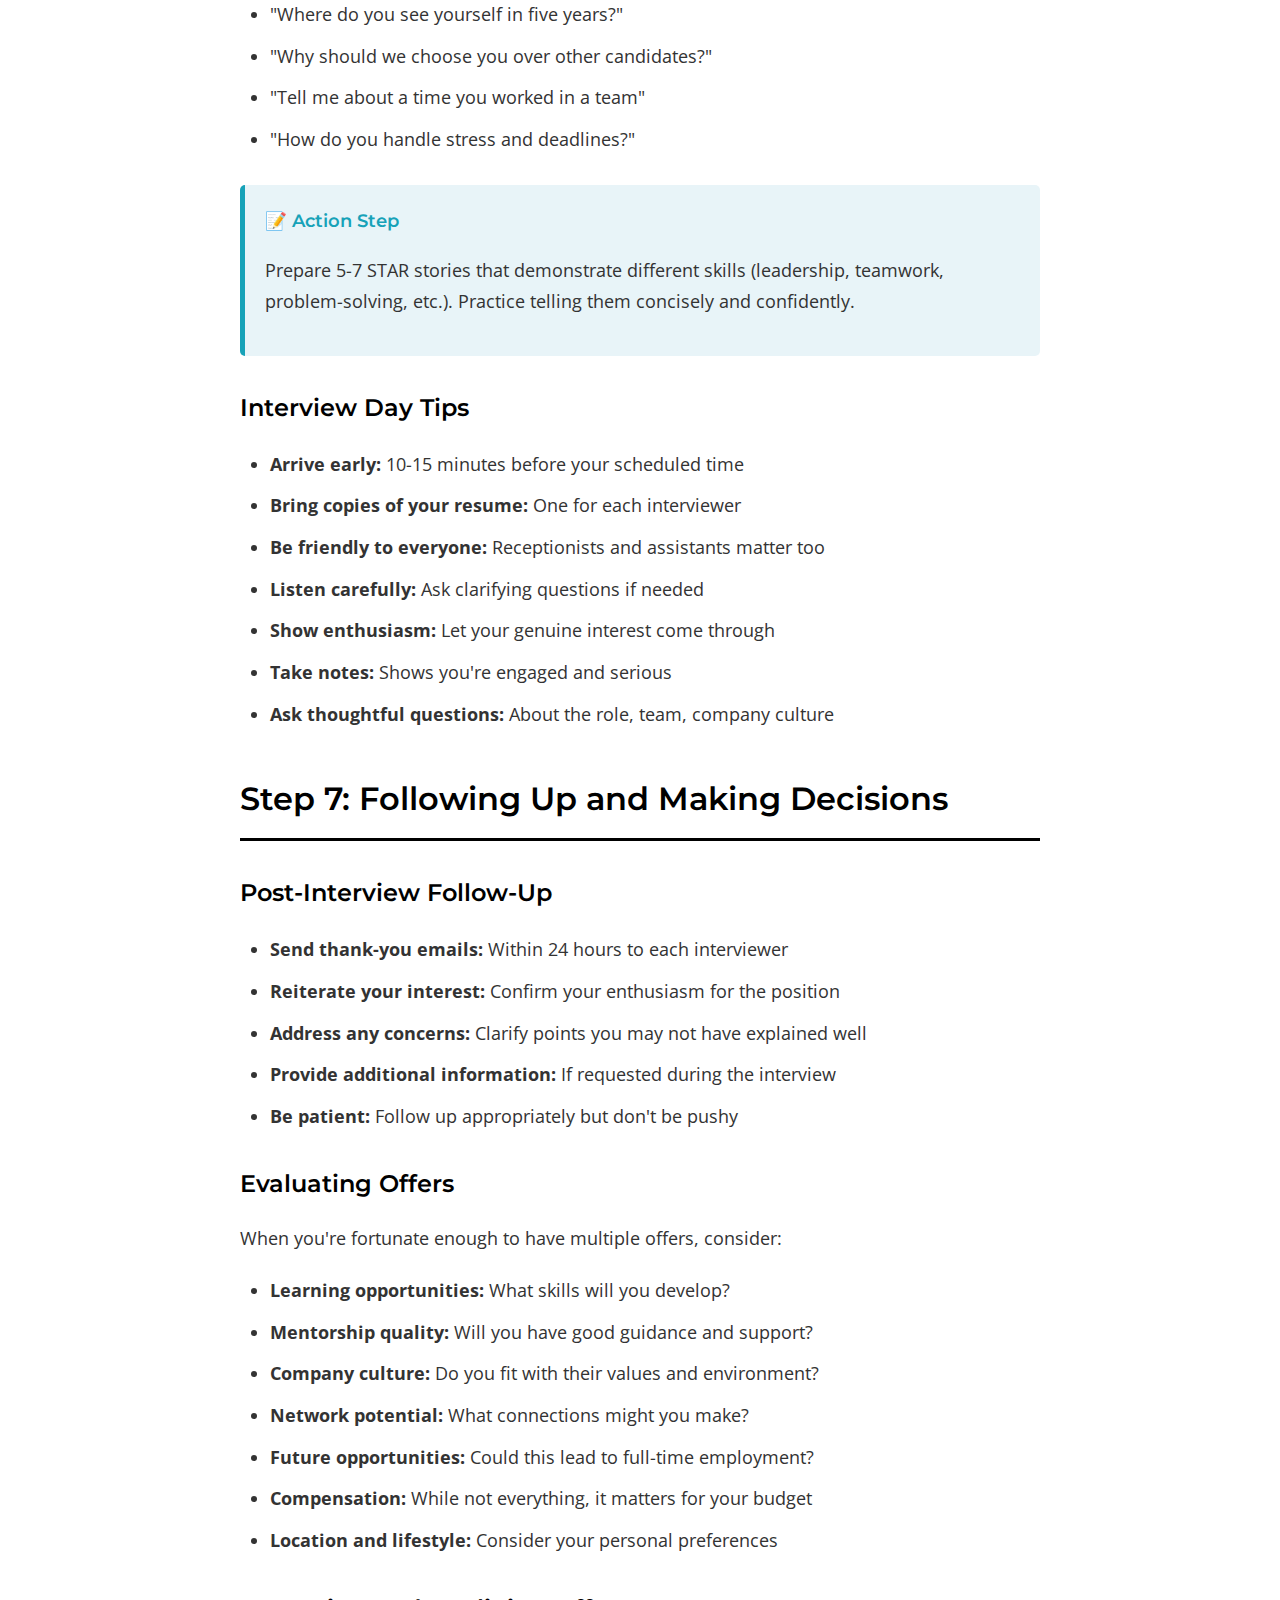
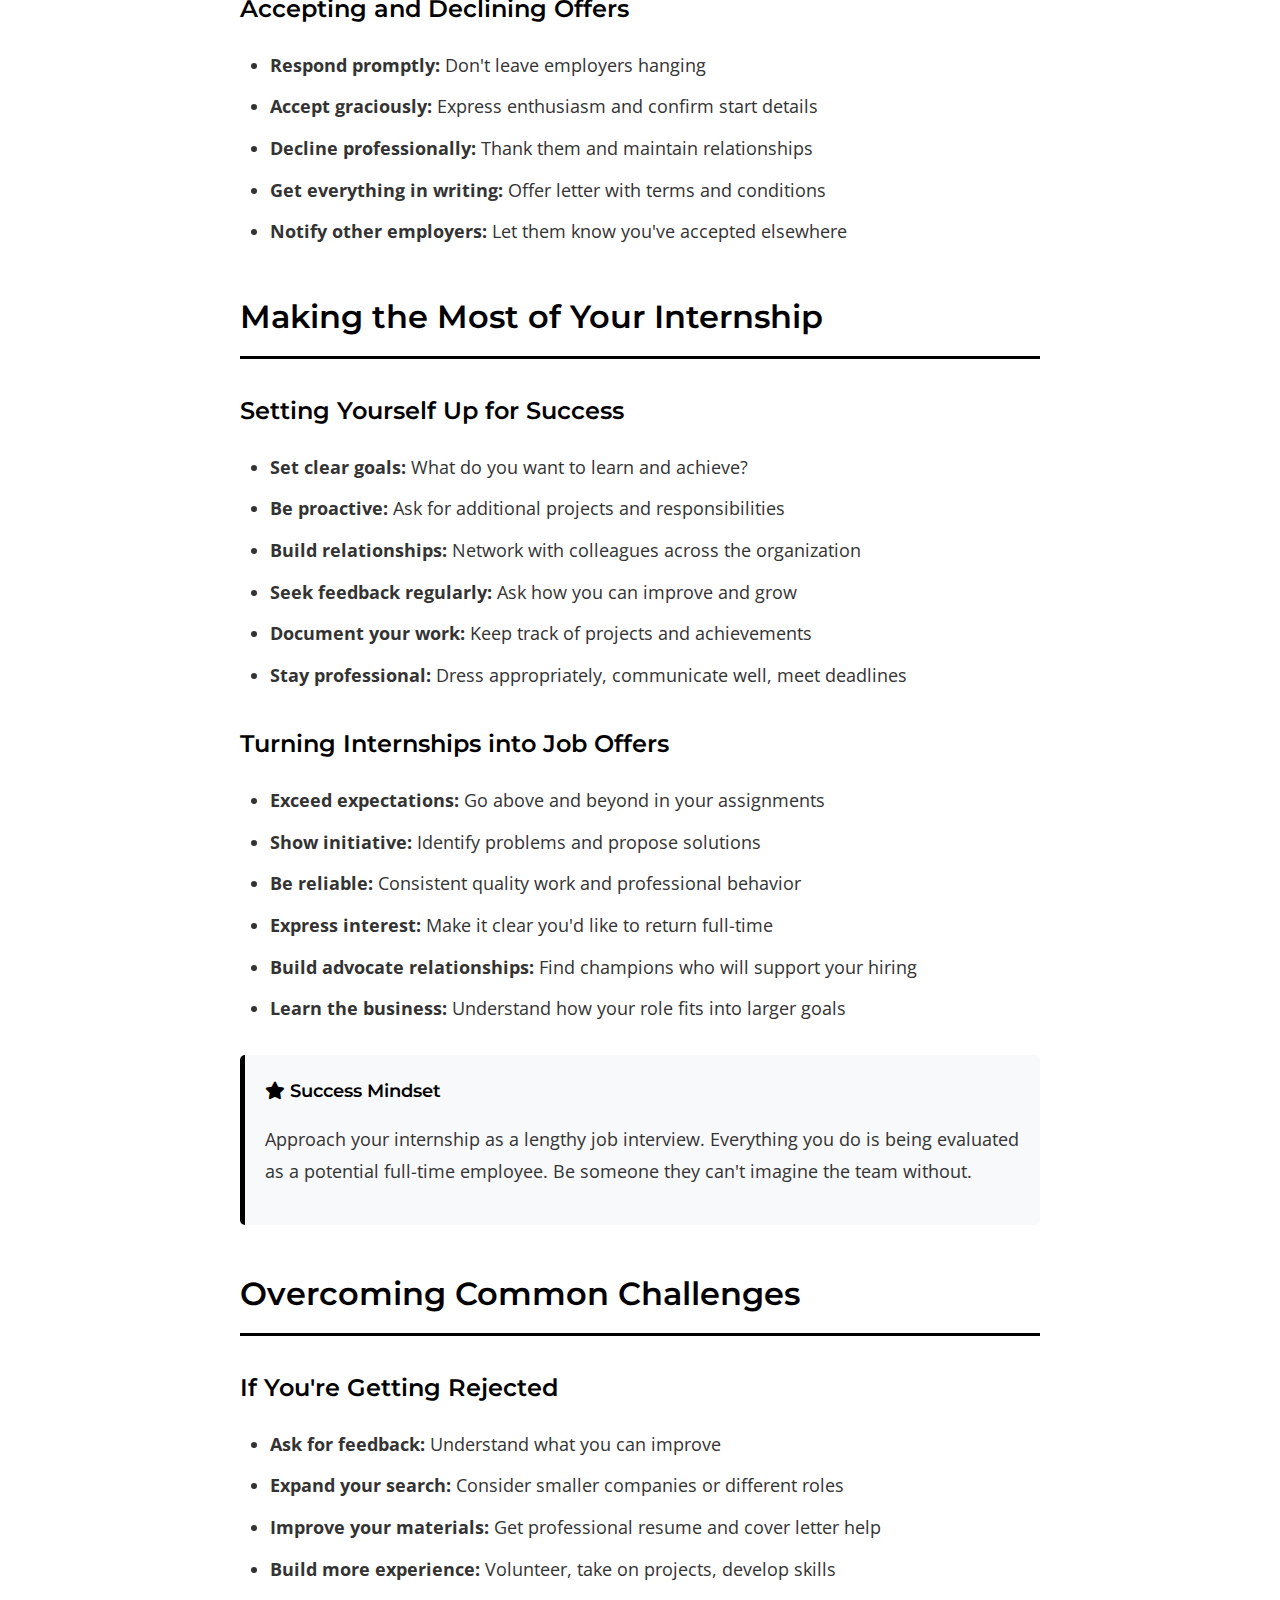
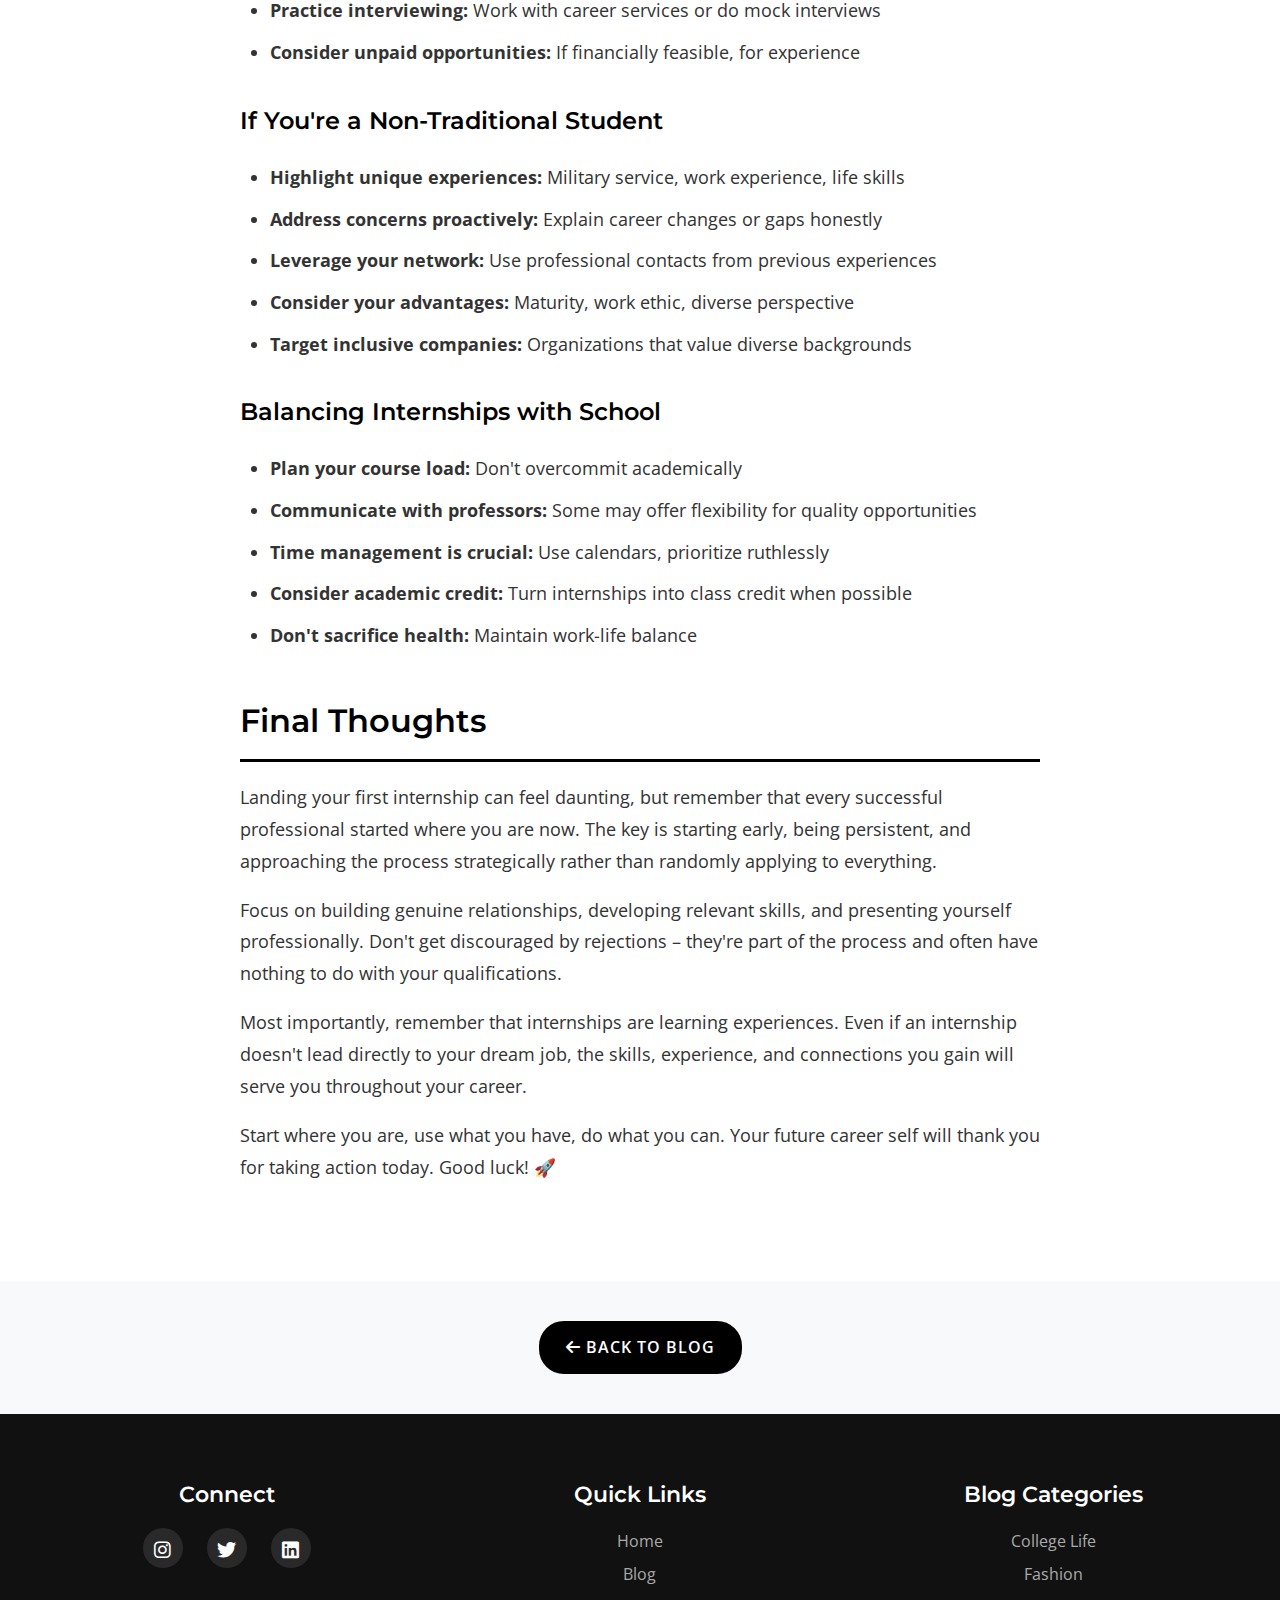
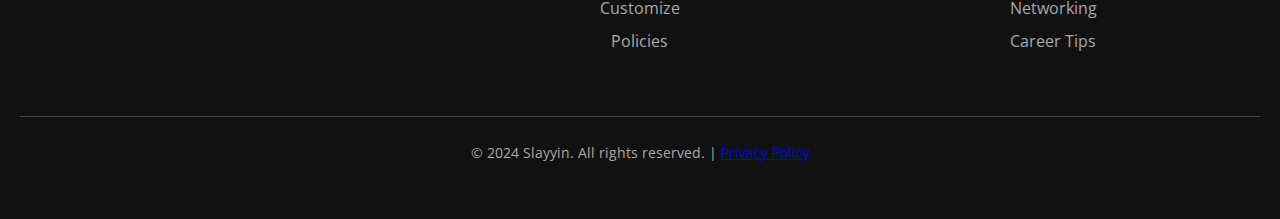
<file: blog-internship-guide.html>
<!DOCTYPE html>
<html lang="en">
<head>
    <meta charset="UTF-8">
    <meta name="viewport" content="width=device-width, initial-scale=1.0">
    <title>Landing Your First Internship: A Step-by-Step Guide | Slayyin Blog</title>
    <link rel="stylesheet" href="https://cdnjs.cloudflare.com/ajax/libs/font-awesome/6.5.1/css/all.min.css">
    <link rel="stylesheet" href="index.css">
    <link rel="apple-touch-icon" sizes="180x180" href="favicon_io (2)/apple-touch-icon.png">
    <link rel="icon" type="image/png" sizes="32x32" href="favicon_io (2)/favicon-32x32.png">
    <style>
        .blog-post-hero {
            background: linear-gradient(135deg, #1a1a1a 0%, #2a2a2a 100%);
            padding: 120px 5% 80px;
            text-align: center;
            position: relative;
            overflow: hidden;
        }
        .blog-post-hero::before {
            content: "";
            position: absolute;
            top: 0; left: 0; right: 0; bottom: 0;
            background-image: radial-gradient(circle at 20% 30%, rgba(255, 255, 255, 0.1) 0%, transparent 25%),
                              radial-gradient(circle at 80% 70%, rgba(255, 255, 255, 0.1) 0%, transparent 25%);
            z-index: 1;
        }
        .blog-post-content {
            position: relative;
            z-index: 2;
            max-width: 800px;
            margin: 0 auto;
        }
        .blog-post-hero h1 {
            font-family: "Montserrat", sans-serif;
            font-size: clamp(2rem, 5vw, 3.5rem);
            font-weight: 700;
            margin-bottom: 20px;
            color: #fff;
            line-height: 1.2;
        }
        .blog-meta {
            display: flex;
            justify-content: center;
            gap: 30px;
            margin-bottom: 30px;
            font-size: 1rem;
            color: #ccc;
        }
        .blog-meta span {
            display: flex;
            align-items: center;
            gap: 8px;
        }
        .blog-excerpt {
            font-size: 1.2rem;
            color: rgba(255, 255, 255, 0.9);
            line-height: 1.6;
            max-width: 600px;
            margin: 0 auto;
        }
        .blog-article {
            padding: 80px 5%;
            background: #fff;
        }
        .article-content {
            max-width: 800px;
            margin: 0 auto;
            line-height: 1.8;
            font-size: 1.1rem;
            color: #333;
        }
        .article-content h2 {
            font-family: "Montserrat", sans-serif;
            font-size: 2rem;
            font-weight: 600;
            margin: 40px 0 20px;
            color: #000;
            border-bottom: 3px solid #000;
            padding-bottom: 10px;
        }
        .article-content h3 {
            font-family: "Montserrat", sans-serif;
            font-size: 1.5rem;
            font-weight: 600;
            margin: 30px 0 15px;
            color: #000;
        }
        .article-content ul {
            margin: 20px 0;
            padding-left: 30px;
        }
        .article-content li {
            margin-bottom: 10px;
        }
        .timeline {
            background: #f8f9fa;
            padding: 20px;
            border-radius: 10px;
            margin: 30px 0;
            border-left: 5px solid #000;
        }
        .timeline h4 {
            font-family: "Montserrat", sans-serif;
            margin: 0 0 15px;
            color: #000;
            font-weight: 600;
        }
        .tip-box {
            background: #f8f9fa;
            border-left: 5px solid #000;
            padding: 20px;
            margin: 30px 0;
            border-radius: 5px;
        }
        .tip-box h4 {
            font-family: "Montserrat", sans-serif;
            margin: 0 0 10px;
            color: #000;
            font-weight: 600;
        }
        .step-box {
            background: #e8f4f8;
            border-left: 5px solid #17a2b8;
            padding: 20px;
            margin: 30px 0;
            border-radius: 5px;
        }
        .step-box h4 {
            font-family: "Montserrat", sans-serif;
            margin: 0 0 10px;
            color: #17a2b8;
            font-weight: 600;
        }
        .back-to-blog {
            text-align: center;
            padding: 40px 5%;
            background: #f8f9fa;
        }
        .back-btn {
            background: #000;
            color: #fff;
            border: 2px solid #000;
            padding: 12px 25px;
            border-radius: 25px;
            font-weight: 600;
            cursor: pointer;
            transition: all 0.3s ease;
            text-decoration: none;
            display: inline-block;
            text-transform: uppercase;
            letter-spacing: 1px;
        }
        .back-btn:hover {
            background: #fff;
            color: #000;
            transform: translateY(-2px);
            box-shadow: 0 5px 15px rgba(0, 0, 0, 0.3);
        }
        @media (max-width: 768px) {
            .blog-meta { 
                flex-direction: row; 
                gap: 15px; 
                font-size: 0.85rem;
                flex-wrap: wrap;
                justify-content: center;
            }
            .blog-meta span {
                gap: 5px;
            }
            .blog-post-hero { padding: 100px 5% 60px; }
            .blog-article { padding: 60px 5%; }
            .article-content { font-size: 1rem; }
        }
    </style>
</head>
<body>
    <!-- Page Loader -->
    <div class="page-loader" id="pageLoader">
        <div class="loader-content">
            <img 
                src="website-logo.png" 
                alt="Slayyin Logo" 
                class="loader-logo"
            />
            <div class="loader-spinner"></div>
            <div class="loader-text">Loading...</div>
            <div class="loader-progress">
                <div class="loader-progress-bar" id="progressBar"></div>
            </div>
        </div>
    </div>

    <header>
        <div class="header-left">
            <a href="index.html">
                <img src="website-logo.png" alt="Slayyin Logo" class="logo" />
            </a>
        </div>
        <div class="header-center">
            <div class="search-container">
                <i class="fas fa-search search-icon"></i>
                <input type="text" class="search-bar" placeholder="Search blog posts..." id="searchInput" />
                <div class="search-results" id="searchResults"></div>
            </div>
        </div>
        <div class="header-right">
            <div class="mobile-search-icon" onclick="toggleMobileSearch()">
                <i class="fas fa-search"></i>
            </div>
            <div class="user-icon-container" onclick="showComingSoonMessage(event)">
                <i class="fas fa-user"></i>
            </div>
            <div class="wishlist-icon" onclick="showComingSoonMessage(event)">
                <i class="fas fa-heart"></i>
            </div>
            <div class="cart-icon" onclick="showComingSoonMessage(event)">
                <i class="fas fa-shopping-cart"></i>
            </div>
        </div>
    </header>

    <section class="blog-post-hero">
        <div class="blog-post-content">
            <h1>Landing Your First Internship: A Step-by-Step Guide</h1>
            <div class="blog-meta">
                <span><i class="fas fa-calendar"></i> December 3, 2024</span>
                <span><i class="fas fa-tag"></i> Career</span>
                <span><i class="fas fa-clock"></i> 14 min read</span>
            </div>
            <p class="blog-excerpt">
                Start building your career while still in college. Get insider tips on 
                finding, applying for, and securing internships that matter.
            </p>
        </div>
    </section>

    <article class="blog-article">
        <div class="article-content">
            <p>Internships are no longer just nice-to-have experiences – they're essential stepping stones to full-time employment. Studies show that students with internship experience are significantly more likely to receive job offers upon graduation and earn higher starting salaries. But landing that first internship can feel overwhelming, especially when you're competing with students who seem to have it all figured out.</p>

            <p>The truth? Most successful interns aren't necessarily the smartest or most qualified candidates. They're the ones who understand the process and start early. This comprehensive guide will walk you through every step of securing an internship that can launch your career.</p>

            <h2>Understanding the Internship Landscape</h2>

            <h3>Types of Internships</h3>
            <ul>
                <li><strong>Paid internships:</strong> Offer hourly wages or stipends, often with larger companies</li>
                <li><strong>Unpaid internships:</strong> Common in nonprofits, media, and some industries (know your rights!)</li>
                <li><strong>Academic credit internships:</strong> Count toward graduation requirements</li>
                <li><strong>Summer programs:</strong> Structured, competitive programs lasting 10-12 weeks</li>
                <li><strong>Part-time internships:</strong> Work during the semester alongside classes</li>
                <li><strong>Remote internships:</strong> Increasingly common, especially post-pandemic</li>
                <li><strong>Research internships:</strong> Often in labs or with professors</li>
            </ul>

            <h3>Why Internships Matter</h3>
            <ul>
                <li><strong>Real-world experience:</strong> See how classroom theory applies in practice</li>
                <li><strong>Network building:</strong> Meet professionals who can become mentors or references</li>
                <li><strong>Skill development:</strong> Learn industry-specific tools and processes</li>
                <li><strong>Resume building:</strong> Demonstrate practical experience to future employers</li>
                <li><strong>Career clarity:</strong> Discover what you do (or don't) want to do</li>
                <li><strong>Potential job offers:</strong> Many interns receive full-time offers</li>
            </ul>

            <div class="tip-box">
                <h4><i class="fas fa-lightbulb"></i> Mindset Shift</h4>
                <p>Don't think of internships as something you're not qualified for. Think of them as learning opportunities where enthusiasm and willingness to learn matter more than existing expertise.</p>
            </div>

            <h2>Timeline: When to Start Your Search</h2>

            <div class="timeline">
                <h4>🗓️ Freshman Year</h4>
                <ul>
                    <li><strong>Fall:</strong> Focus on adjusting to college, joining clubs, building your academic foundation</li>
                    <li><strong>Spring:</strong> Start exploring career interests, attend career fairs to learn about opportunities</li>
                    <li><strong>Summer:</strong> Consider volunteer work, part-time jobs, or courses to build skills</li>
                </ul>
            </div>

            <div class="timeline">
                <h4>🗓️ Sophomore Year</h4>
                <ul>
                    <li><strong>Fall:</strong> Begin serious internship planning, start building your resume</li>
                    <li><strong>Spring:</strong> Apply for summer internships (many deadlines are February-April)</li>
                    <li><strong>Summer:</strong> Complete your first internship or meaningful work experience</li>
                </ul>
            </div>

            <div class="timeline">
                <h4>🗓️ Junior Year and Beyond</h4>
                <ul>
                    <li><strong>Fall:</strong> Apply for competitive summer programs (deadlines often in October-December)</li>
                    <li><strong>Spring:</strong> Apply for additional internships or focus on those leading to full-time offers</li>
                    <li><strong>Summer:</strong> Complete internships that directly relate to your career goals</li>
                </ul>
            </div>

            <h2>Step 1: Self-Assessment and Goal Setting</h2>

            <h3>Know Your Interests</h3>
            <p>Before you start applying randomly, spend time understanding what you want to gain from an internship:</p>

            <ul>
                <li><strong>Career exploration:</strong> Trying out different industries or roles</li>
                <li><strong>Skill building:</strong> Learning specific technical or soft skills</li>
                <li><strong>Network building:</strong> Meeting people in your desired field</li>
                <li><strong>Location preferences:</strong> Working in a specific city or remotely</li>
                <li><strong>Company size:</strong> Startup experience vs. corporate structure</li>
            </ul>

            <h3>Assess Your Current Skills</h3>
            <p>Make an honest inventory of what you bring to the table:</p>

            <ul>
                <li><strong>Academic strengths:</strong> Relevant coursework, strong GPA, academic projects</li>
                <li><strong>Technical skills:</strong> Programming languages, software proficiency, lab experience</li>
                <li><strong>Soft skills:</strong> Communication, leadership, teamwork, problem-solving</li>
                <li><strong>Experience:</strong> Part-time jobs, volunteer work, extracurricular activities</li>
                <li><strong>Languages:</strong> Fluency in multiple languages can be valuable</li>
            </ul>

            <div class="step-box">
                <h4>📝 Action Step</h4>
                <p>Create a skills inventory document. List everything you've done that demonstrates responsibility, leadership, or relevant abilities. You'll use this when tailoring applications.</p>
            </div>

            <h2>Step 2: Building a Competitive Profile</h2>

            <h3>Academic Excellence</h3>
            <ul>
                <li><strong>Maintain a solid GPA:</strong> Many internships have GPA cutoffs (usually 3.0-3.5+)</li>
                <li><strong>Take relevant courses:</strong> Choose electives that align with your career interests</li>
                <li><strong>Excel in major courses:</strong> Strong performance in field-specific classes matters</li>
                <li><strong>Consider minors or certificates:</strong> Additional qualifications can set you apart</li>
            </ul>

            <h3>Extracurricular Activities</h3>
            <ul>
                <li><strong>Join professional organizations:</strong> Student chapters of industry associations</li>
                <li><strong>Take leadership roles:</strong> Officer positions in clubs or organizations</li>
                <li><strong>Participate in competitions:</strong> Case competitions, hackathons, design challenges</li>
                <li><strong>Volunteer strategically:</strong> Choose opportunities that build relevant skills</li>
            </ul>

            <h3>Skill Development</h3>
            <ul>
                <li><strong>Learn industry-relevant software:</strong> Excel, Adobe Creative Suite, programming languages</li>
                <li><strong>Develop communication skills:</strong> Writing, presentation, interpersonal abilities</li>
                <li><strong>Build a portfolio:</strong> Especially important for creative fields</li>
                <li><strong>Get certifications:</strong> Google Analytics, project management, industry-specific credentials</li>
            </ul>

            <h2>Step 3: Creating Application Materials</h2>

            <h3>Resume Essentials</h3>
            <p>Your resume should be one page and tailored for each application:</p>

            <ul>
                <li><strong>Contact information:</strong> Professional email, phone number, LinkedIn profile</li>
                <li><strong>Objective or summary:</strong> 2-3 lines stating your goals and value proposition</li>
                <li><strong>Education:</strong> University, major, GPA (if 3.5+), relevant coursework</li>
                <li><strong>Experience:</strong> Jobs, internships, research, volunteer work (use action verbs!)</li>
                <li><strong>Skills:</strong> Technical skills, software proficiency, languages</li>
                <li><strong>Activities:</strong> Leadership roles, clubs, honors</li>
            </ul>

            <div class="tip-box">
                <h4><i class="fas fa-edit"></i> Resume Tips</h4>
                <p>Use action verbs (managed, developed, analyzed), quantify achievements when possible (increased efficiency by 20%), and tailor your resume to each application by emphasizing relevant experience.</p>
            </div>

            <h3>Cover Letter Strategy</h3>
            <p>Many students skip cover letters, but they're your chance to stand out:</p>

            <ul>
                <li><strong>Research the company:</strong> Mention specific projects, values, or recent news</li>
                <li><strong>Connect your experience:</strong> Explain how your background fits their needs</li>
                <li><strong>Show enthusiasm:</strong> Explain why you want THIS internship at THIS company</li>
                <li><strong>Keep it concise:</strong> 3-4 paragraphs maximum</li>
                <li><strong>Proofread carefully:</strong> Typos will get you rejected immediately</li>
            </ul>

            <h3>LinkedIn Optimization</h3>
            <ul>
                <li><strong>Professional headshot:</strong> Clear, friendly photo in appropriate attire</li>
                <li><strong>Compelling headline:</strong> More than just "Student at XYZ University"</li>
                <li><strong>Detailed summary:</strong> Your story, interests, and career goals</li>
                <li><strong>Complete experience sections:</strong> Include internships, jobs, projects</li>
                <li><strong>Skills and endorsements:</strong> List relevant skills and seek endorsements</li>
                <li><strong>Active networking:</strong> Connect with professionals, join industry groups</li>
            </ul>

            <h2>Step 4: Finding Opportunities</h2>

            <h3>Traditional Channels</h3>
            <ul>
                <li><strong>Company websites:</strong> Career pages often list internship programs</li>
                <li><strong>Job boards:</strong> Indeed, Glassdoor, LinkedIn, industry-specific sites</li>
                <li><strong>Career fairs:</strong> Both virtual and in-person networking opportunities</li>
                <li><strong>Career services:</strong> Your college's career center has exclusive postings</li>
                <li><strong>University partnerships:</strong> Companies that regularly hire from your school</li>
            </ul>

            <h3>Hidden Opportunities</h3>
            <ul>
                <li><strong>Cold outreach:</strong> Email companies you're interested in, even without posted positions</li>
                <li><strong>Networking events:</strong> Industry meetups, alumni events, professional conferences</li>
                <li><strong>Professor connections:</strong> Faculty often have industry contacts</li>
                <li><strong>Alumni networks:</strong> Reach out to graduates working in your field of interest</li>
                <li><strong>Social media:</strong> Follow companies and engage with their content</li>
            </ul>

            <h3>Specialized Programs</h3>
            <ul>
                <li><strong>Government internships:</strong> Federal agencies, state governments, local offices</li>
                <li><strong>Nonprofit organizations:</strong> NGOs, foundations, advocacy groups</li>
                <li><strong>Research programs:</strong> REU (Research Experience for Undergraduates) programs</li>
                <li><strong>Study abroad internships:</strong> International experience programs</li>
                <li><strong>Startup incubators:</strong> Programs supporting early-stage companies</li>
            </ul>

            <div class="step-box">
                <h4>📝 Action Step</h4>
                <p>Create a target list of 20-30 companies or organizations you'd like to intern with. Research their internship programs, application deadlines, and requirements.</p>
            </div>

            <h2>Step 5: The Application Process</h2>

            <h3>Application Strategy</h3>
            <ul>
                <li><strong>Apply early:</strong> Many programs are rolling admissions or have early deadlines</li>
                <li><strong>Follow instructions exactly:</strong> Failure to follow directions = immediate rejection</li>
                <li><strong>Tailor each application:</strong> Customize your resume and cover letter for each position</li>
                <li><strong>Track your applications:</strong> Use a spreadsheet to monitor deadlines and responses</li>
                <li><strong>Apply broadly:</strong> Don't put all your eggs in one basket</li>
            </ul>

            <h3>Common Application Requirements</h3>
            <ul>
                <li><strong>Online application:</strong> Basic information, education, experience</li>
                <li><strong>Resume:</strong> Tailored to the specific opportunity</li>
                <li><strong>Cover letter:</strong> Explaining your interest and qualifications</li>
                <li><strong>Transcript:</strong> Official or unofficial academic records</li>
                <li><strong>References:</strong> Contact information for professors, supervisors, mentors</li>
                <li><strong>Portfolio:</strong> For creative fields or technical positions</li>
                <li><strong>Writing samples:</strong> For communications, journalism, or research positions</li>
            </ul>

            <h3>Standing Out in Applications</h3>
            <ul>
                <li><strong>Show genuine interest:</strong> Reference specific company projects or values</li>
                <li><strong>Demonstrate impact:</strong> Use numbers and specific examples of your achievements</li>
                <li><strong>Address requirements directly:</strong> Explicitly mention how you meet listed qualifications</li>
                <li><strong>Show learning mindset:</strong> Emphasize your eagerness to learn and grow</li>
                <li><strong>Proofread everything:</strong> Have multiple people review your materials</li>
            </ul>

            <h2>Step 6: Mastering the Interview Process</h2>

            <h3>Types of Interviews</h3>
            <ul>
                <li><strong>Phone/video screening:</strong> Initial conversation, often with HR</li>
                <li><strong>Panel interviews:</strong> Multiple interviewers, various perspectives</li>
                <li><strong>Technical interviews:</strong> Skills-based questions or practical tests</li>
                <li><strong>Behavioral interviews:</strong> Questions about past experiences and problem-solving</li>
                <li><strong>Case studies:</strong> Real-world problems to solve during the interview</li>
            </ul>

            <h3>Interview Preparation</h3>
            <ul>
                <li><strong>Research thoroughly:</strong> Company history, recent news, competitors, culture</li>
                <li><strong>Practice common questions:</strong> "Tell me about yourself," "Why this company?"</li>
                <li><strong>Prepare STAR stories:</strong> Situation, Task, Action, Result examples</li>
                <li><strong>Prepare questions to ask:</strong> Show genuine interest in the role and company</li>
                <li><strong>Practice technical skills:</strong> Review relevant concepts, tools, or methods</li>
                <li><strong>Plan your outfit:</strong> Professional attire appropriate for the company culture</li>
            </ul>

            <h3>Common Interview Questions</h3>
            <p>Be ready to answer these effectively:</p>

            <ul>
                <li>"Tell me about yourself"</li>
                <li>"Why are you interested in this internship?"</li>
                <li>"What are your strengths and weaknesses?"</li>
                <li>"Describe a time you faced a challenge and how you handled it"</li>
                <li>"Where do you see yourself in five years?"</li>
                <li>"Why should we choose you over other candidates?"</li>
                <li>"Tell me about a time you worked in a team"</li>
                <li>"How do you handle stress and deadlines?"</li>
            </ul>

            <div class="step-box">
                <h4>📝 Action Step</h4>
                <p>Prepare 5-7 STAR stories that demonstrate different skills (leadership, teamwork, problem-solving, etc.). Practice telling them concisely and confidently.</p>
            </div>

            <h3>Interview Day Tips</h3>
            <ul>
                <li><strong>Arrive early:</strong> 10-15 minutes before your scheduled time</li>
                <li><strong>Bring copies of your resume:</strong> One for each interviewer</li>
                <li><strong>Be friendly to everyone:</strong> Receptionists and assistants matter too</li>
                <li><strong>Listen carefully:</strong> Ask clarifying questions if needed</li>
                <li><strong>Show enthusiasm:</strong> Let your genuine interest come through</li>
                <li><strong>Take notes:</strong> Shows you're engaged and serious</li>
                <li><strong>Ask thoughtful questions:</strong> About the role, team, company culture</li>
            </ul>

            <h2>Step 7: Following Up and Making Decisions</h2>

            <h3>Post-Interview Follow-Up</h3>
            <ul>
                <li><strong>Send thank-you emails:</strong> Within 24 hours to each interviewer</li>
                <li><strong>Reiterate your interest:</strong> Confirm your enthusiasm for the position</li>
                <li><strong>Address any concerns:</strong> Clarify points you may not have explained well</li>
                <li><strong>Provide additional information:</strong> If requested during the interview</li>
                <li><strong>Be patient:</strong> Follow up appropriately but don't be pushy</li>
            </ul>

            <h3>Evaluating Offers</h3>
            <p>When you're fortunate enough to have multiple offers, consider:</p>

            <ul>
                <li><strong>Learning opportunities:</strong> What skills will you develop?</li>
                <li><strong>Mentorship quality:</strong> Will you have good guidance and support?</li>
                <li><strong>Company culture:</strong> Do you fit with their values and environment?</li>
                <li><strong>Network potential:</strong> What connections might you make?</li>
                <li><strong>Future opportunities:</strong> Could this lead to full-time employment?</li>
                <li><strong>Compensation:</strong> While not everything, it matters for your budget</li>
                <li><strong>Location and lifestyle:</strong> Consider your personal preferences</li>
            </ul>

            <h3>Accepting and Declining Offers</h3>
            <ul>
                <li><strong>Respond promptly:</strong> Don't leave employers hanging</li>
                <li><strong>Accept graciously:</strong> Express enthusiasm and confirm start details</li>
                <li><strong>Decline professionally:</strong> Thank them and maintain relationships</li>
                <li><strong>Get everything in writing:</strong> Offer letter with terms and conditions</li>
                <li><strong>Notify other employers:</strong> Let them know you've accepted elsewhere</li>
            </ul>

            <h2>Making the Most of Your Internship</h2>

            <h3>Setting Yourself Up for Success</h3>
            <ul>
                <li><strong>Set clear goals:</strong> What do you want to learn and achieve?</li>
                <li><strong>Be proactive:</strong> Ask for additional projects and responsibilities</li>
                <li><strong>Build relationships:</strong> Network with colleagues across the organization</li>
                <li><strong>Seek feedback regularly:</strong> Ask how you can improve and grow</li>
                <li><strong>Document your work:</strong> Keep track of projects and achievements</li>
                <li><strong>Stay professional:</strong> Dress appropriately, communicate well, meet deadlines</li>
            </ul>

            <h3>Turning Internships into Job Offers</h3>
            <ul>
                <li><strong>Exceed expectations:</strong> Go above and beyond in your assignments</li>
                <li><strong>Show initiative:</strong> Identify problems and propose solutions</li>
                <li><strong>Be reliable:</strong> Consistent quality work and professional behavior</li>
                <li><strong>Express interest:</strong> Make it clear you'd like to return full-time</li>
                <li><strong>Build advocate relationships:</strong> Find champions who will support your hiring</li>
                <li><strong>Learn the business:</strong> Understand how your role fits into larger goals</li>
            </ul>

            <div class="tip-box">
                <h4><i class="fas fa-star"></i> Success Mindset</h4>
                <p>Approach your internship as a lengthy job interview. Everything you do is being evaluated as a potential full-time employee. Be someone they can't imagine the team without.</p>
            </div>

            <h2>Overcoming Common Challenges</h2>

            <h3>If You're Getting Rejected</h3>
            <ul>
                <li><strong>Ask for feedback:</strong> Understand what you can improve</li>
                <li><strong>Expand your search:</strong> Consider smaller companies or different roles</li>
                <li><strong>Improve your materials:</strong> Get professional resume and cover letter help</li>
                <li><strong>Build more experience:</strong> Volunteer, take on projects, develop skills</li>
                <li><strong>Practice interviewing:</strong> Work with career services or do mock interviews</li>
                <li><strong>Consider unpaid opportunities:</strong> If financially feasible, for experience</li>
            </ul>

            <h3>If You're a Non-Traditional Student</h3>
            <ul>
                <li><strong>Highlight unique experiences:</strong> Military service, work experience, life skills</li>
                <li><strong>Address concerns proactively:</strong> Explain career changes or gaps honestly</li>
                <li><strong>Leverage your network:</strong> Use professional contacts from previous experiences</li>
                <li><strong>Consider your advantages:</strong> Maturity, work ethic, diverse perspective</li>
                <li><strong>Target inclusive companies:</strong> Organizations that value diverse backgrounds</li>
            </ul>

            <h3>Balancing Internships with School</h3>
            <ul>
                <li><strong>Plan your course load:</strong> Don't overcommit academically</li>
                <li><strong>Communicate with professors:</strong> Some may offer flexibility for quality opportunities</li>
                <li><strong>Time management is crucial:</strong> Use calendars, prioritize ruthlessly</li>
                <li><strong>Consider academic credit:</strong> Turn internships into class credit when possible</li>
                <li><strong>Don't sacrifice health:</strong> Maintain work-life balance</li>
            </ul>

            <h2>Final Thoughts</h2>

            <p>Landing your first internship can feel daunting, but remember that every successful professional started where you are now. The key is starting early, being persistent, and approaching the process strategically rather than randomly applying to everything.</p>

            <p>Focus on building genuine relationships, developing relevant skills, and presenting yourself professionally. Don't get discouraged by rejections – they're part of the process and often have nothing to do with your qualifications.</p>

            <p>Most importantly, remember that internships are learning experiences. Even if an internship doesn't lead directly to your dream job, the skills, experience, and connections you gain will serve you throughout your career.</p>

            <p>Start where you are, use what you have, do what you can. Your future career self will thank you for taking action today. Good luck! 🚀</p>
        </div>
    </article>

    <section class="back-to-blog">
        <a href="slayyin-blog.html" class="back-btn">
            <i class="fas fa-arrow-left"></i> Back to Blog
        </a>
    </section>

    <footer class="footer">
        <div class="footer-container">
            <div class="footer-section footer-connect">
                <h3>Connect</h3>
                <div class="social-icons">
                    <a href="#" onclick="showComingSoonMessage(event)"><i class="fab fa-instagram"></i></a>
                    <a href="#" onclick="showComingSoonMessage(event)"><i class="fab fa-twitter"></i></a>
                    <a href="#" onclick="showComingSoonMessage(event)"><i class="fab fa-linkedin"></i></a>
                </div>
            </div>
            <div class="footer-links-container">
                <div class="footer-section">
                    <h3>Quick Links</h3>
                    <ul>
                        <li><a href="index.html">Home</a></li>
                        <li><a href="slayyin-blog.html">Blog</a></li>
                        <li><a href="customize.html">Customize</a></li>
                        <li><a href="policies.html">Policies</a></li>
                    </ul>
                </div>
                <div class="footer-section">
                    <h3>Blog Categories</h3>
                    <ul>
                        <li><a href="slayyin-blog.html#college-life">College Life</a></li>
                        <li><a href="slayyin-blog.html#fashion">Fashion</a></li>
                        <li><a href="slayyin-blog.html#networking">Networking</a></li>
                        <li><a href="slayyin-blog.html#career">Career Tips</a></li>
                    </ul>
                </div>
            </div>
        </div>
        <div class="footer-bottom">
            <p>&copy; 2024 Slayyin. All rights reserved. | <a href="policies.html">Privacy Policy</a></p>
        </div>
    </footer>

    <div class="coming-soon-overlay" onclick="hideComingSoonMessage()"></div>
    <div class="coming-soon-message">
        <h3>Coming Soon!</h3>
        <p>This feature is currently under development.</p>
        <p>Stay tuned for exciting updates!</p>
    </div>

    <style>
        /* Coming Soon Overlay Styles */
        .coming-soon-overlay {
            position: fixed;
            top: 0;
            left: 0;
            width: 100%;
            height: 100%;
            background: rgba(0, 0, 0, 0.8);
            z-index: 9998;
            display: none;
        }

        .coming-soon-overlay.active {
            display: block;
        }

        .coming-soon-message {
            position: fixed;
            top: 50%;
            left: 50%;
            transform: translate(-50%, -50%);
            background: #fff;
            padding: 30px;
            border-radius: 15px;
            text-align: center;
            z-index: 9999;
            box-shadow: 0 20px 40px rgba(0, 0, 0, 0.3);
            display: none;
            max-width: 400px;
            width: 90%;
        }

        .coming-soon-message.active {
            display: block;
        }

        .coming-soon-message h3 {
            color: #000;
            margin-bottom: 15px;
            font-family: "Montserrat", sans-serif;
        }

        .coming-soon-message p {
            color: #666;
            margin-bottom: 10px;
        }

        /* Footer Desktop Layout */
        .footer-links-container {
            display: contents;
        }

        /* Footer Mobile Layout */
        @media (max-width: 768px) {
            .footer-container {
                flex-direction: column;
                align-items: center;
                text-align: center;
            }

            /* Connect section first (centered) */
            .footer-connect {
                width: 100%;
                margin-bottom: 30px;
                text-align: center;
            }

            /* Container for Quick Links and Categories */
            .footer-links-container {
                display: flex;
                width: 100%;
                justify-content: space-between;
                gap: 20px;
                max-width: 400px;
            }

            /* Quick Links and Categories side by side */
            .footer-links-container .footer-section {
                width: 48%;
                text-align: left;
            }

            .footer-links-container .footer-section h3 {
                font-size: 1rem;
                margin-bottom: 15px;
            }

            .footer-links-container .footer-section ul {
                font-size: 0.9rem;
            }

            .footer-links-container .footer-section ul li {
                margin-bottom: 8px;
            }

            /* Improve social icons for mobile */
            .footer-connect .social-icons a {
                width: 48px;
                height: 48px;
                border-radius: 50%;
                display: inline-flex;
                align-items: center;
                justify-content: center;
                margin: 0 8px;
                text-decoration: none;
                flex-shrink: 0;
                background: rgba(255, 255, 255, 0.1);
                transition: all 0.3s ease;
            }

            .footer-connect .social-icons a:hover {
                background: rgba(255, 255, 255, 0.2);
                transform: translateY(-2px);
            }

            .footer-connect .social-icons a i {
                font-size: 1.2rem;
                color: #fff;
                line-height: 1;
            }
        }
    </style>

    <script src="index.js"></script>

    <!-- Page Loader JavaScript -->
    <script>
        document.addEventListener('DOMContentLoaded', function() {
            const loader = document.getElementById('pageLoader');
            const progressBar = document.getElementById('progressBar');
            let progress = 0;
            
            // Simulate loading progress
            const progressInterval = setInterval(() => {
                progress += Math.random() * 15;
                if (progress > 90) {
                    progress = 90;
                }
                progressBar.style.width = progress + '%';
            }, 100);
            
            // Hide loader when page is fully loaded
            window.addEventListener('load', function() {
                // Complete the progress bar
                progressBar.style.width = '100%';
                
                // Wait a moment then hide loader
                setTimeout(() => {
                    clearInterval(progressInterval);
                    loader.classList.add('hidden');
                    
                    // Remove loader from DOM after transition
                    setTimeout(() => {
                        loader.style.display = 'none';
                    }, 500);
                }, 300);
            });
            
            // Fallback: hide loader after maximum time
            setTimeout(() => {
                if (!loader.classList.contains('hidden')) {
                    clearInterval(progressInterval);
                    progressBar.style.width = '100%';
                    loader.classList.add('hidden');
                    setTimeout(() => {
                        loader.style.display = 'none';
                    }, 500);
                }
            }, 5000); // 5 seconds maximum
        });

        // Coming Soon Message Functions
        function showComingSoonMessage(event) {
            event.preventDefault();
            event.stopPropagation();
            
            const overlay = document.querySelector('.coming-soon-overlay');
            const message = document.querySelector('.coming-soon-message');
            
            if (overlay && message) {
                overlay.classList.add('active');
                message.classList.add('active');
            }
        }

        function hideComingSoonMessage() {
            const overlay = document.querySelector('.coming-soon-overlay');
            const message = document.querySelector('.coming-soon-message');
            
            if (overlay && message) {
                overlay.classList.remove('active');
                message.classList.remove('active');
            }
        }

        // Mobile Search Toggle Function
        function toggleMobileSearch() {
            const mobileSearchContainer = document.getElementById('mobileSearchContainer');
            mobileSearchContainer.classList.toggle('active');

            // Focus on the search input when opening
            if (mobileSearchContainer.classList.contains('active')) {
                document.getElementById('mobileSearchInput').focus();
            }
        }

        // Close mobile search when clicking outside
        document.addEventListener('click', function(event) {
            const mobileSearchContainer = document.getElementById('mobileSearchContainer');
            const mobileSearchIcon = document.querySelector('.mobile-search-icon');

            if (mobileSearchContainer && mobileSearchContainer.classList.contains('active')) {
                if (!mobileSearchContainer.contains(event.target) && 
                    !mobileSearchIcon.contains(event.target)) {
                    mobileSearchContainer.classList.remove('active');
                }
            }
        });
    </script>
</body>
</html>
</file>
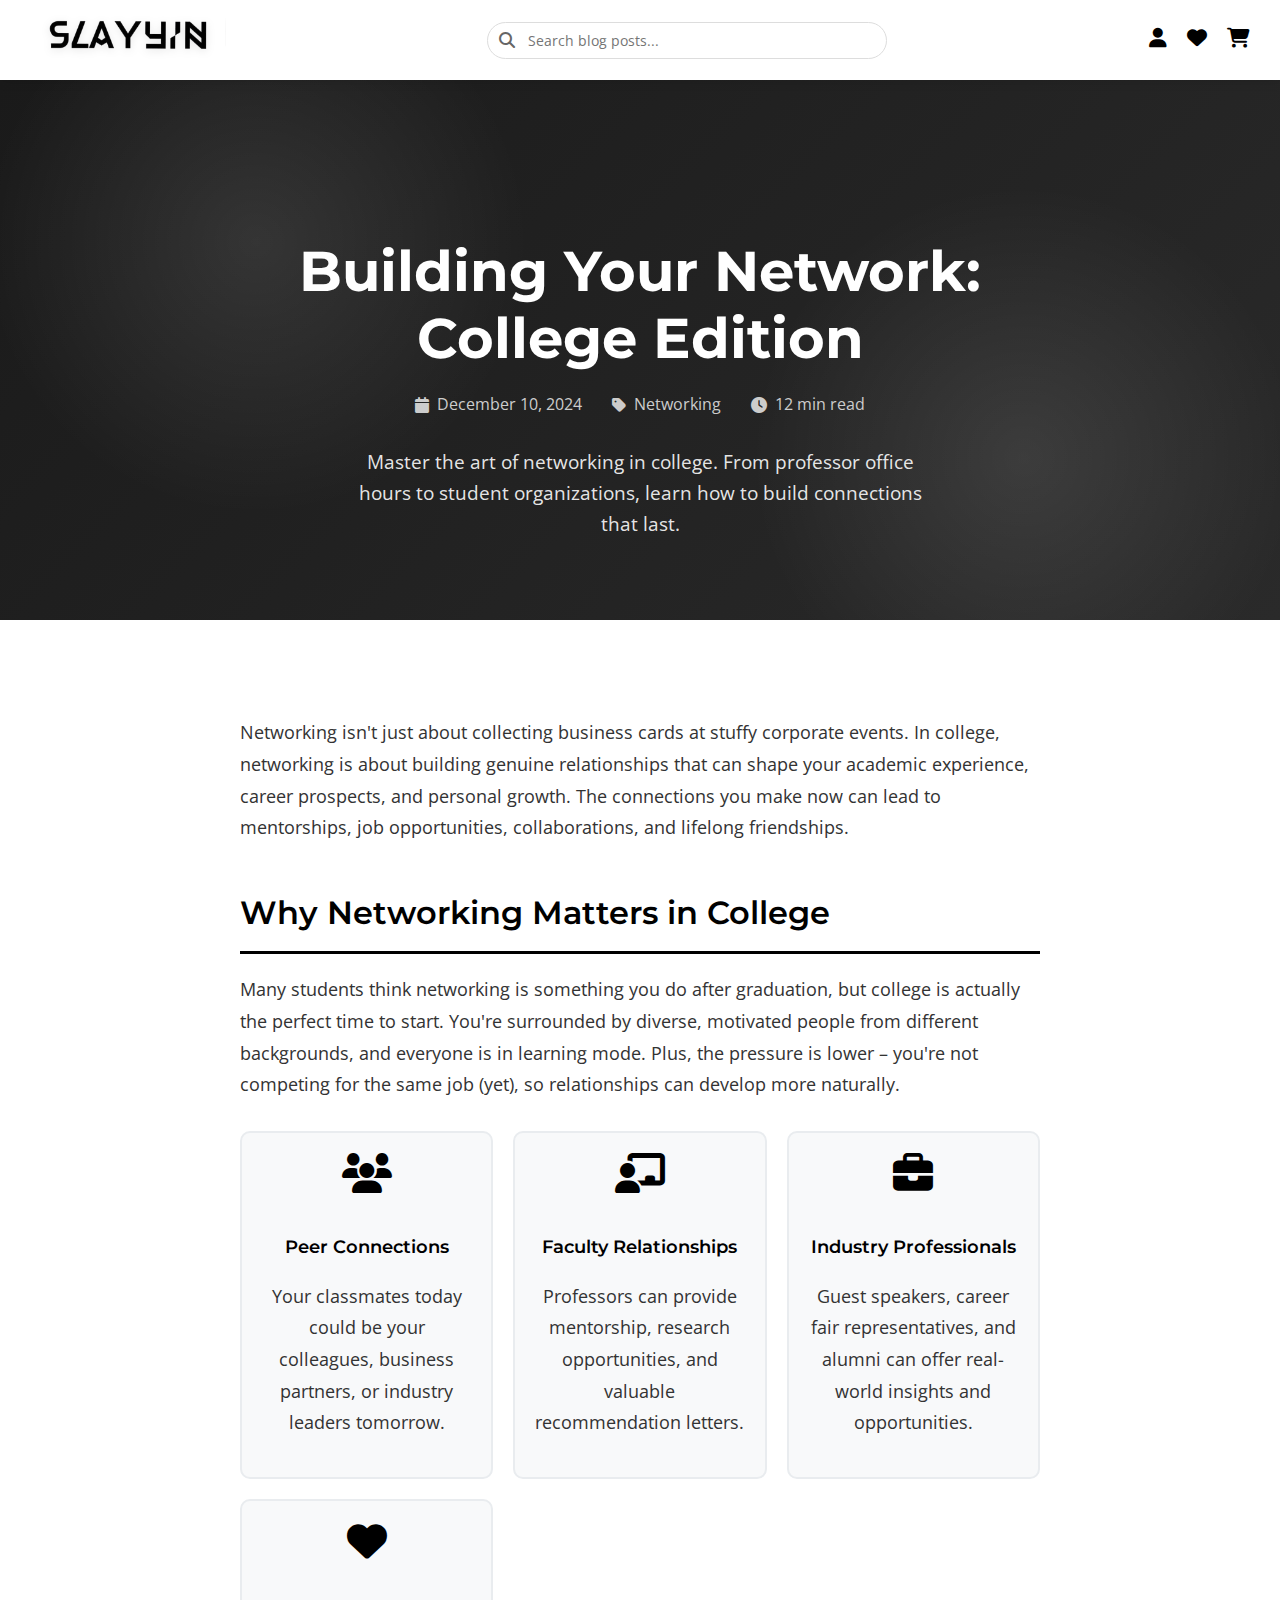
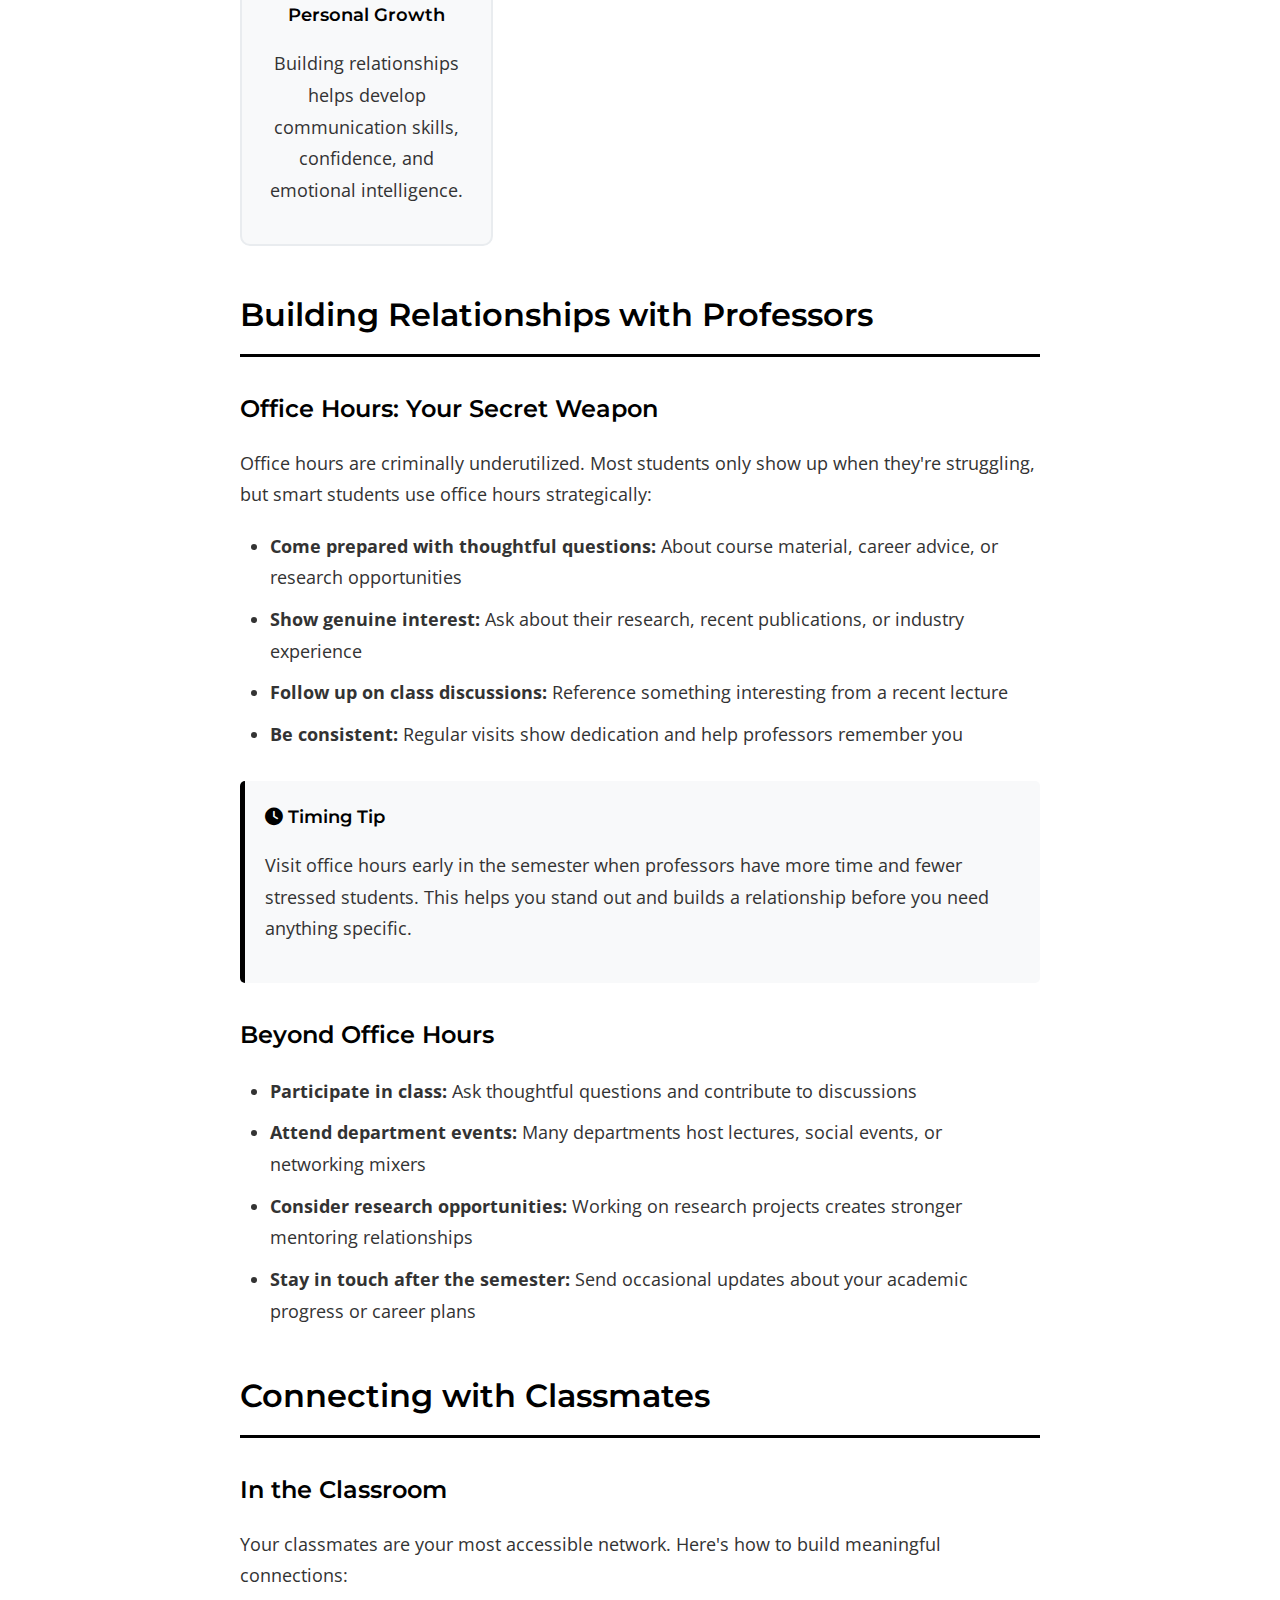
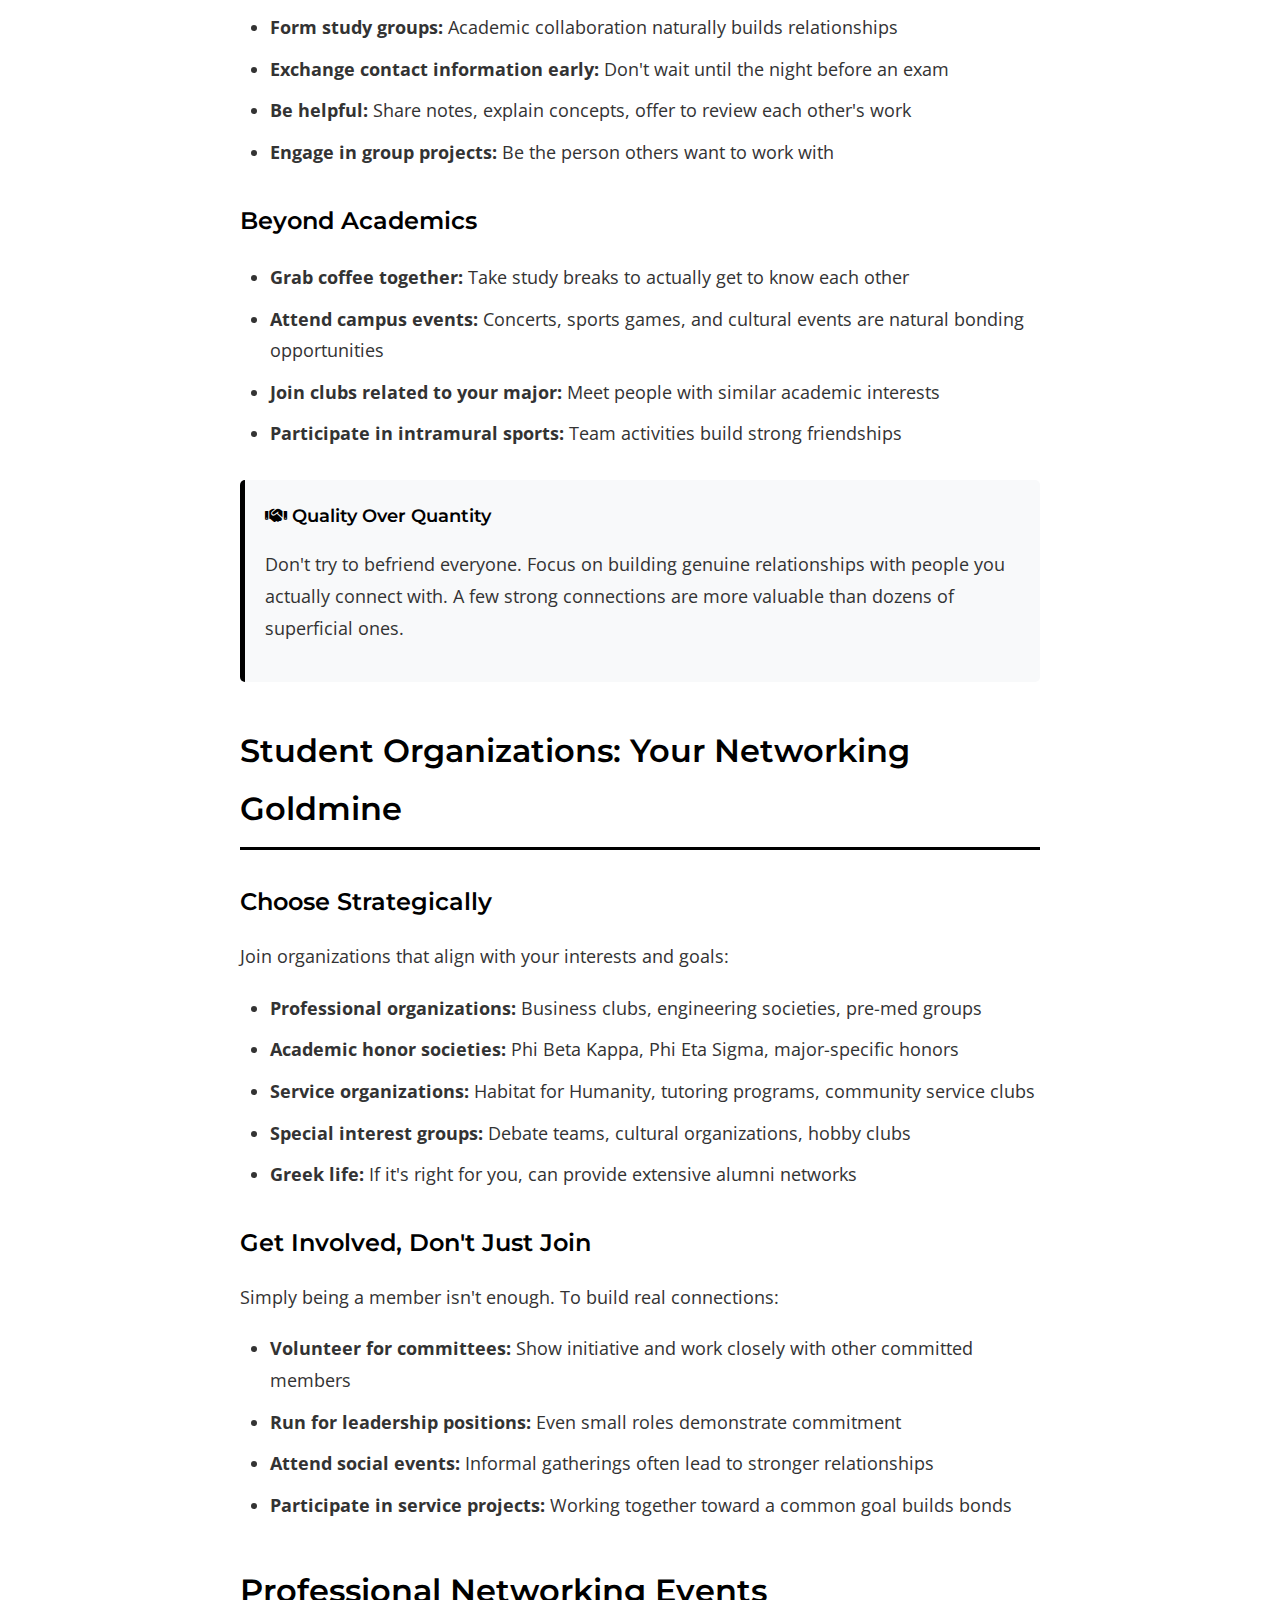
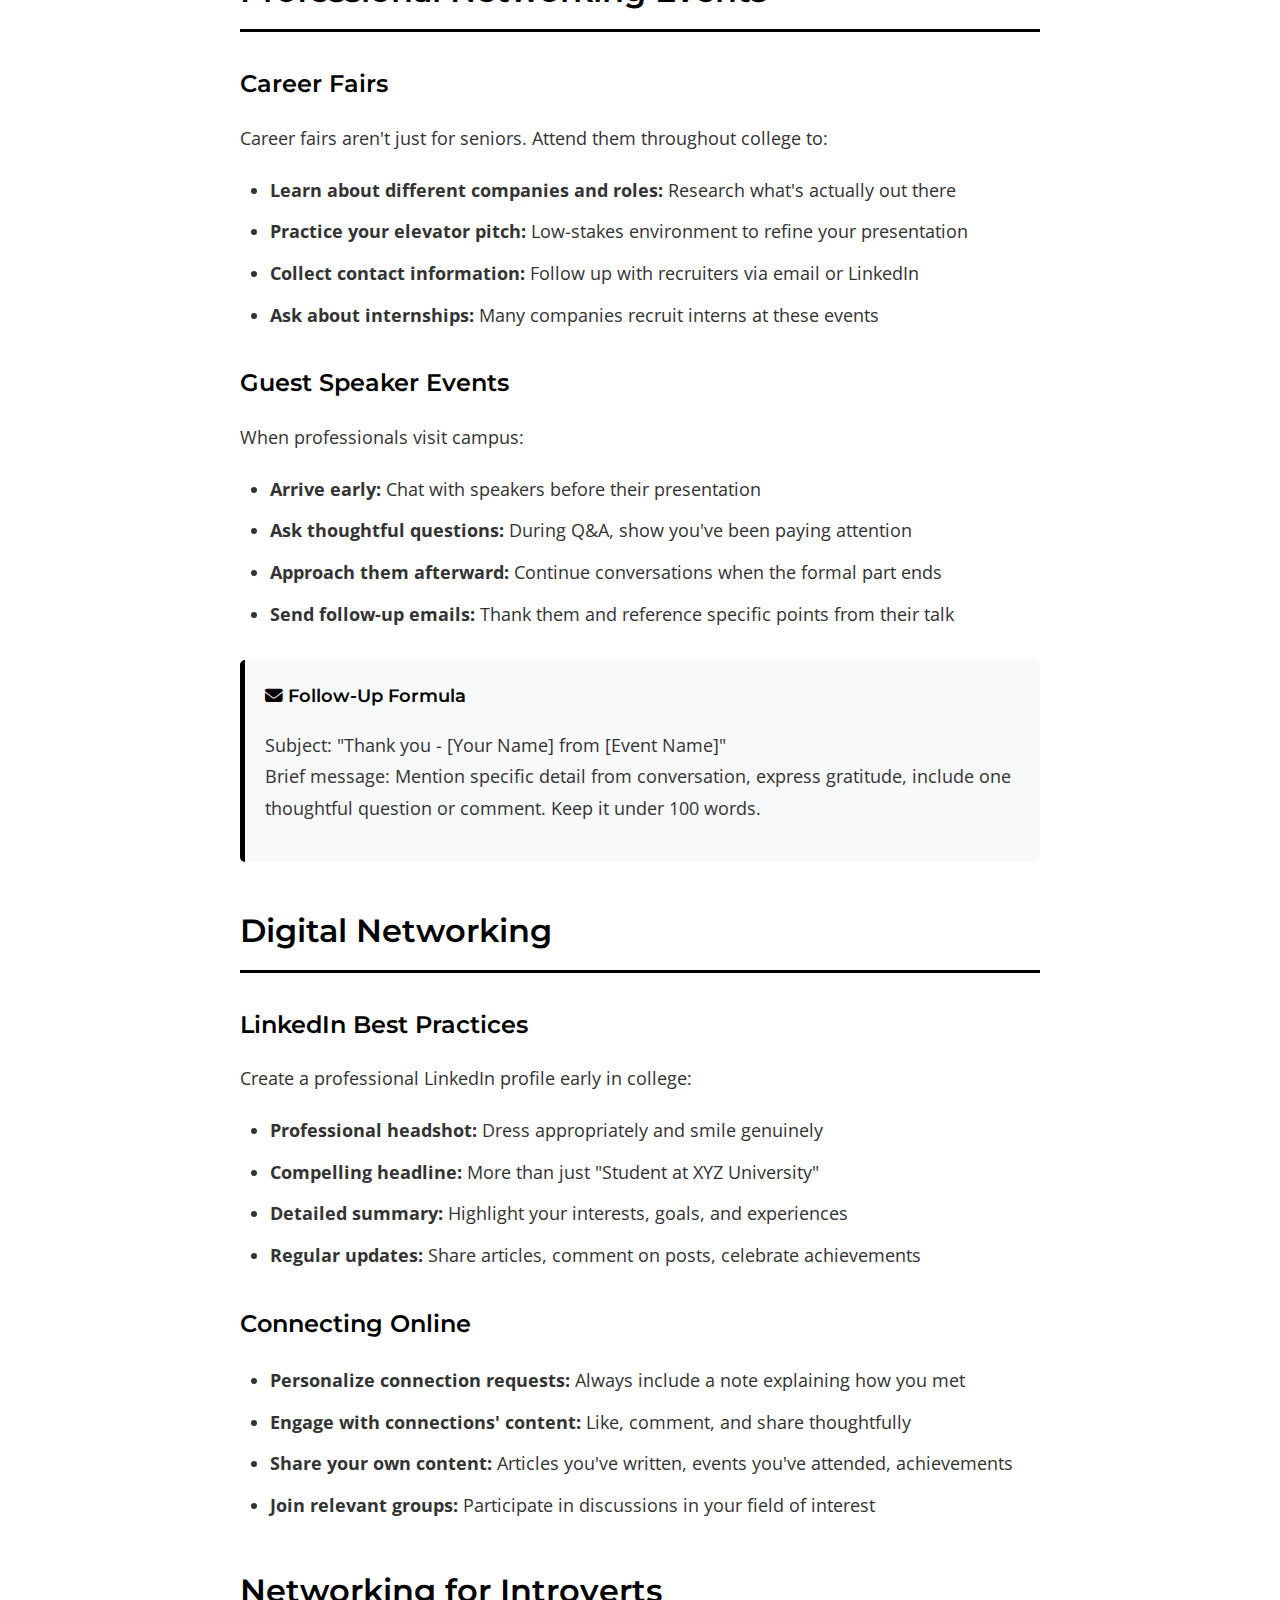
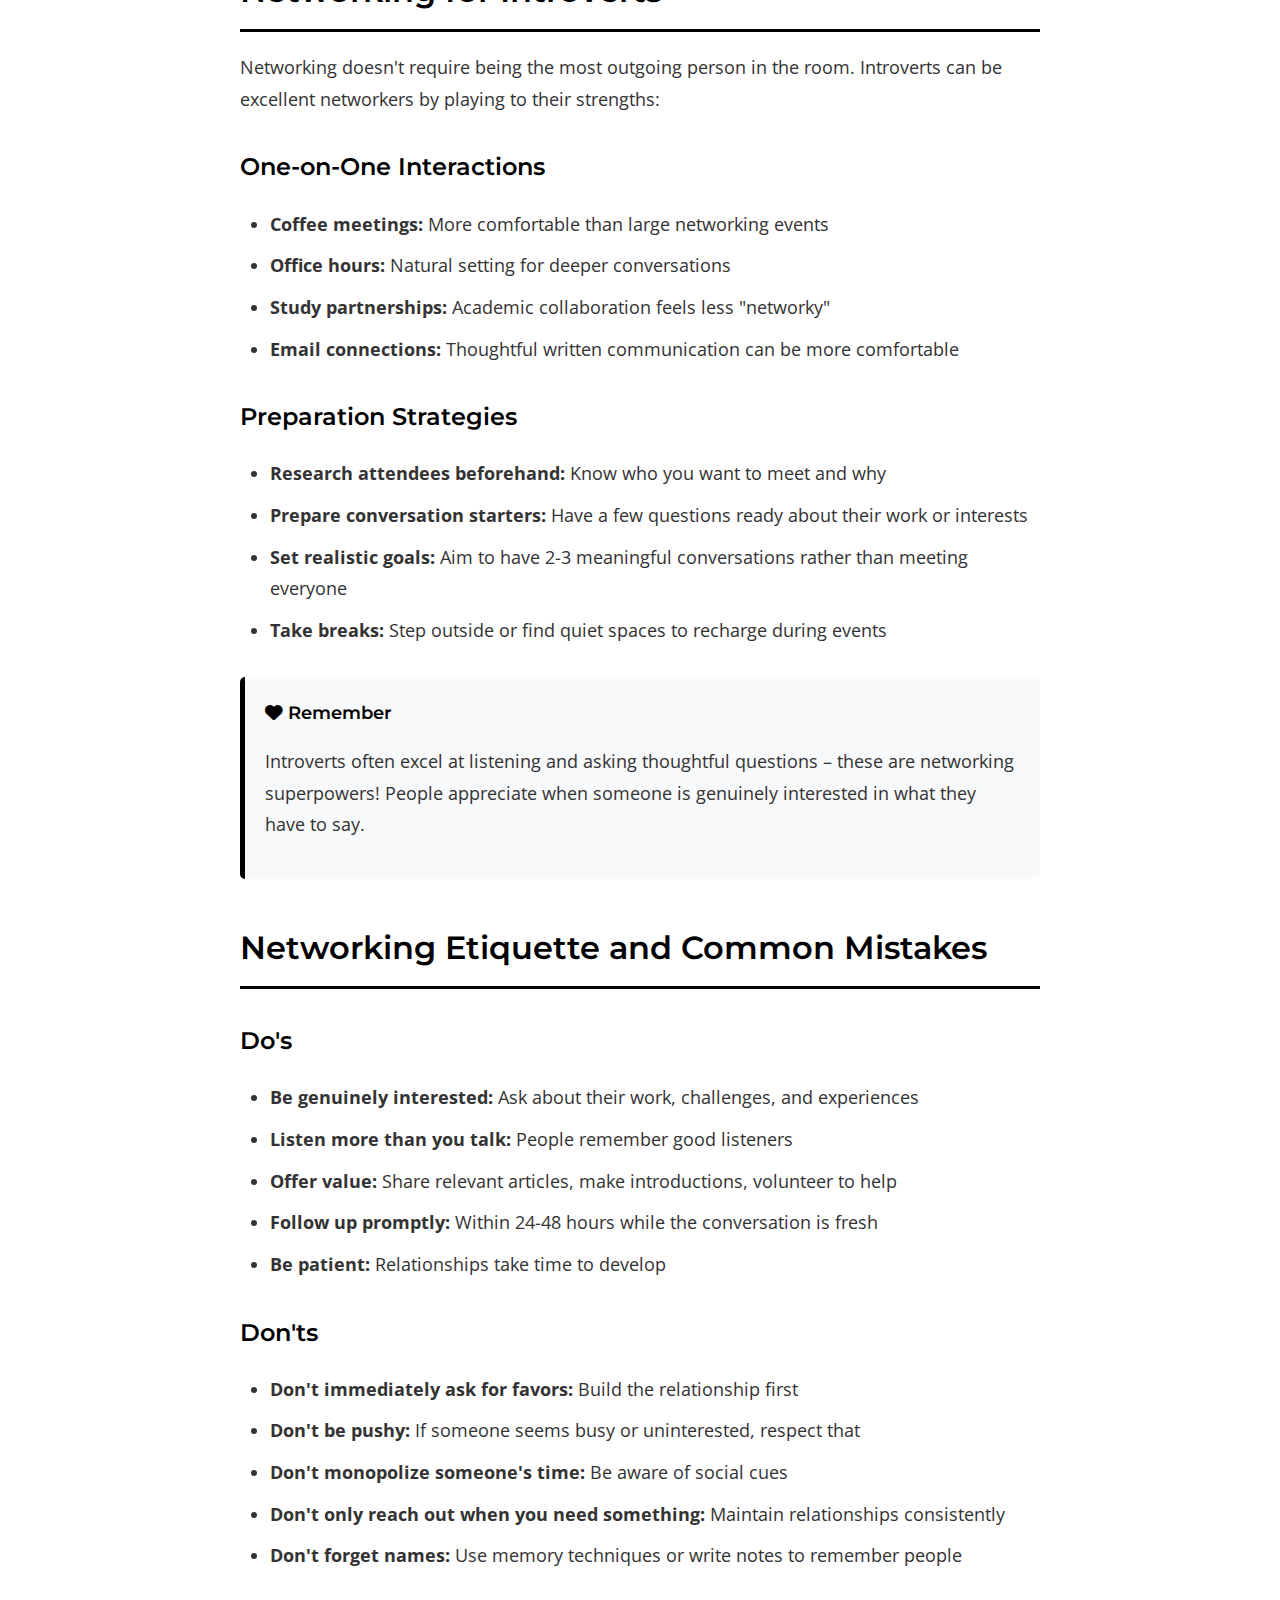
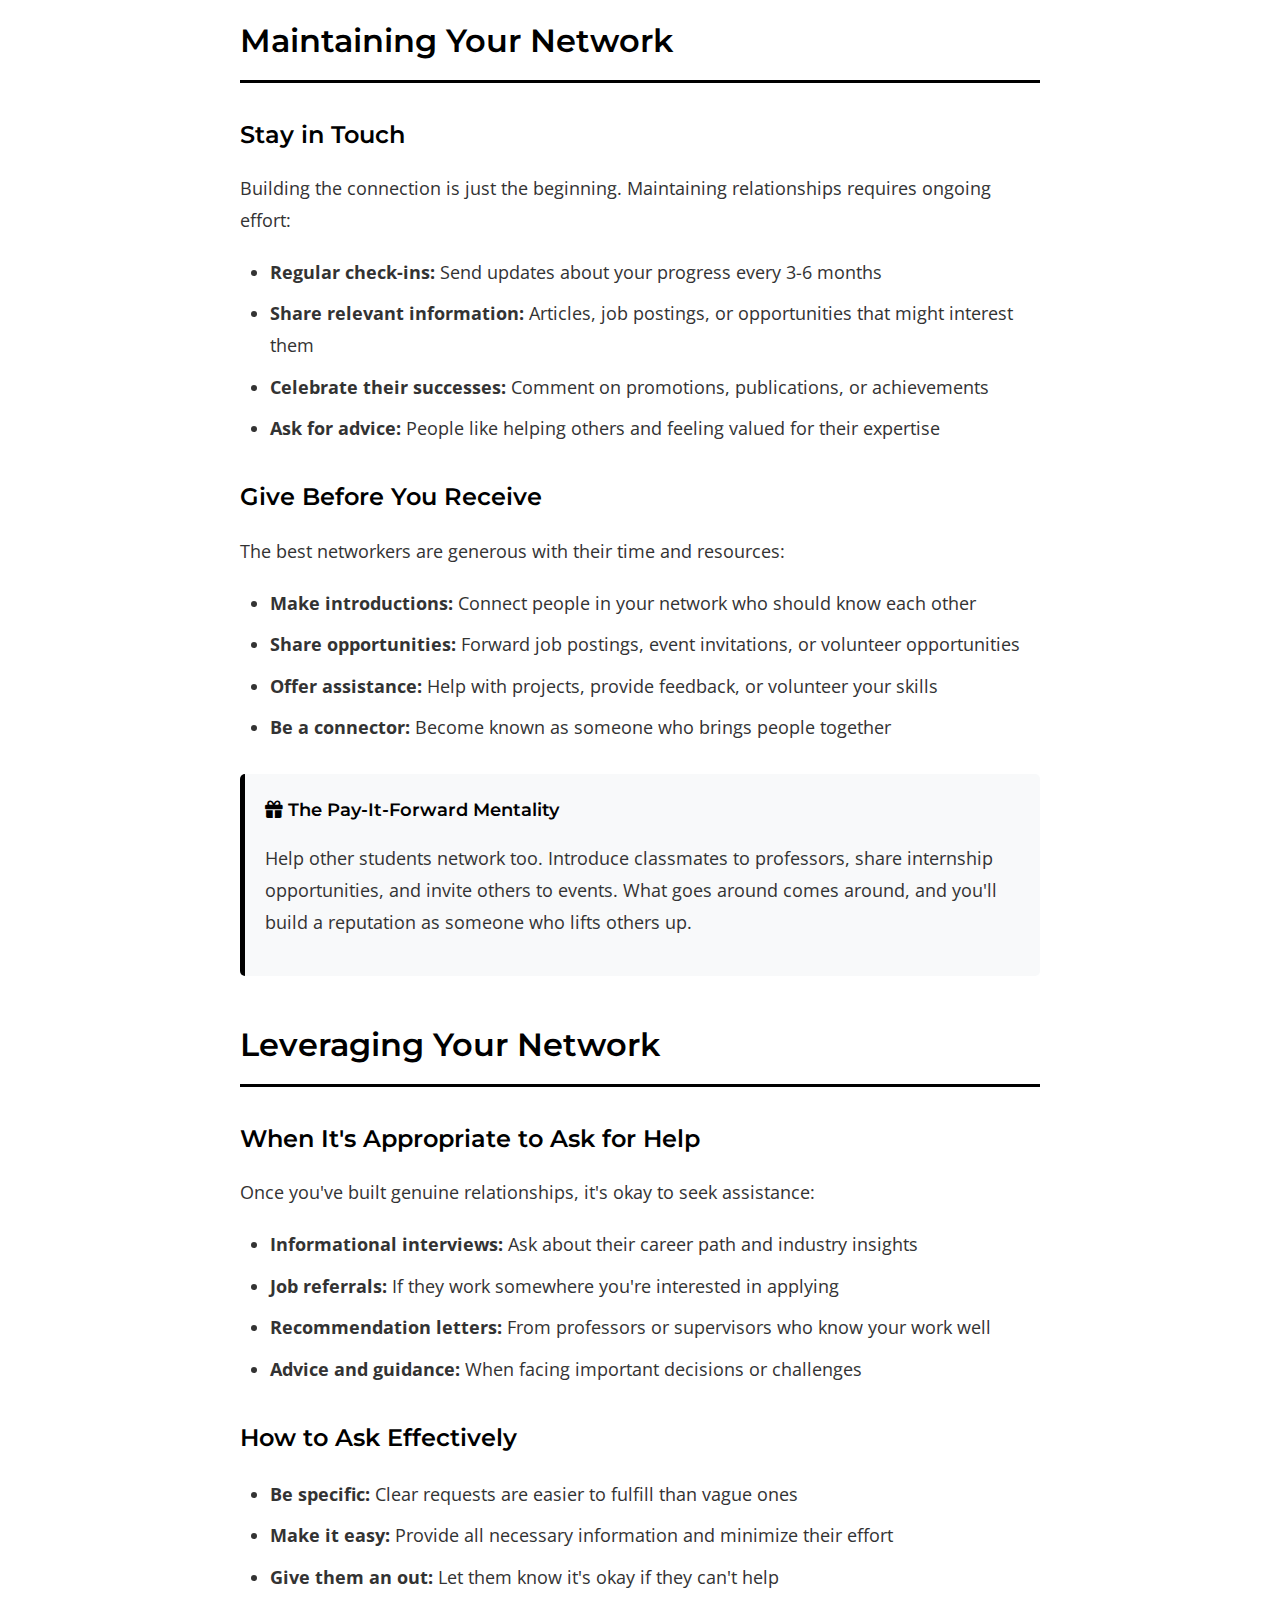
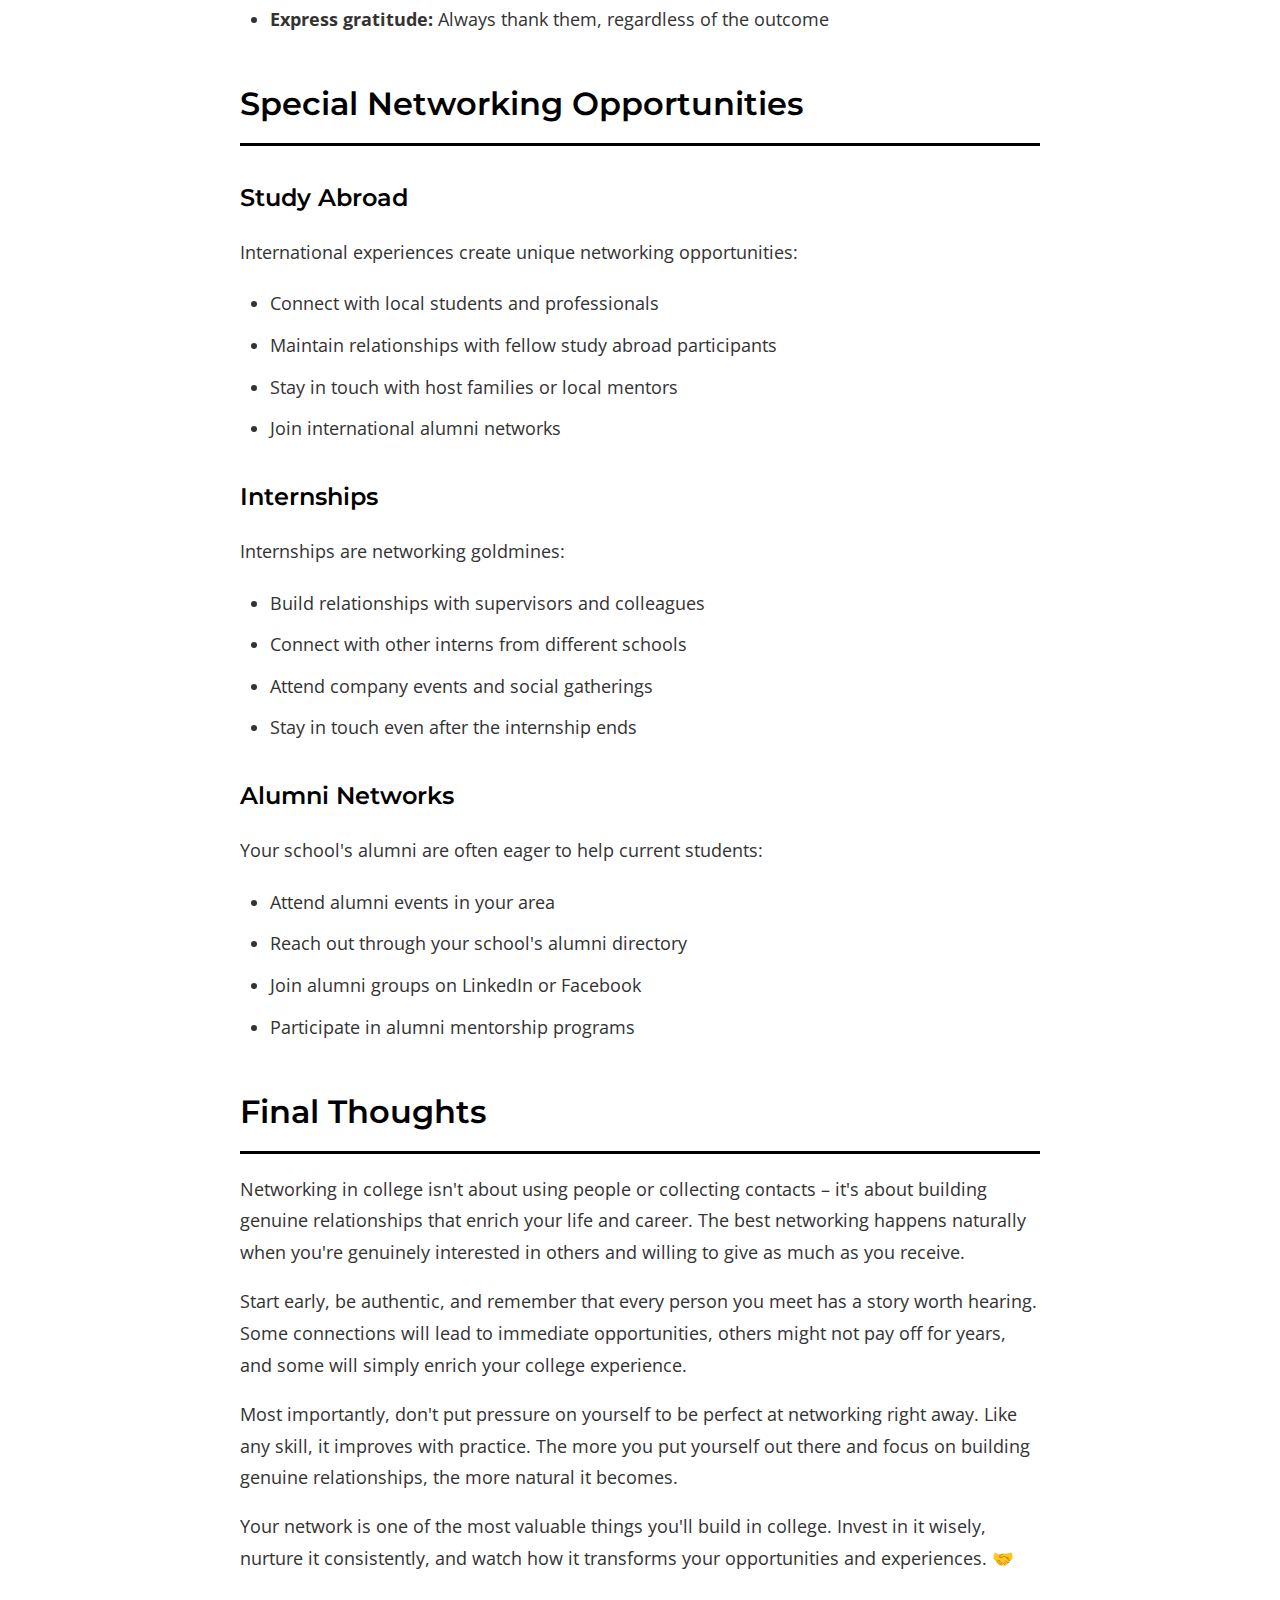
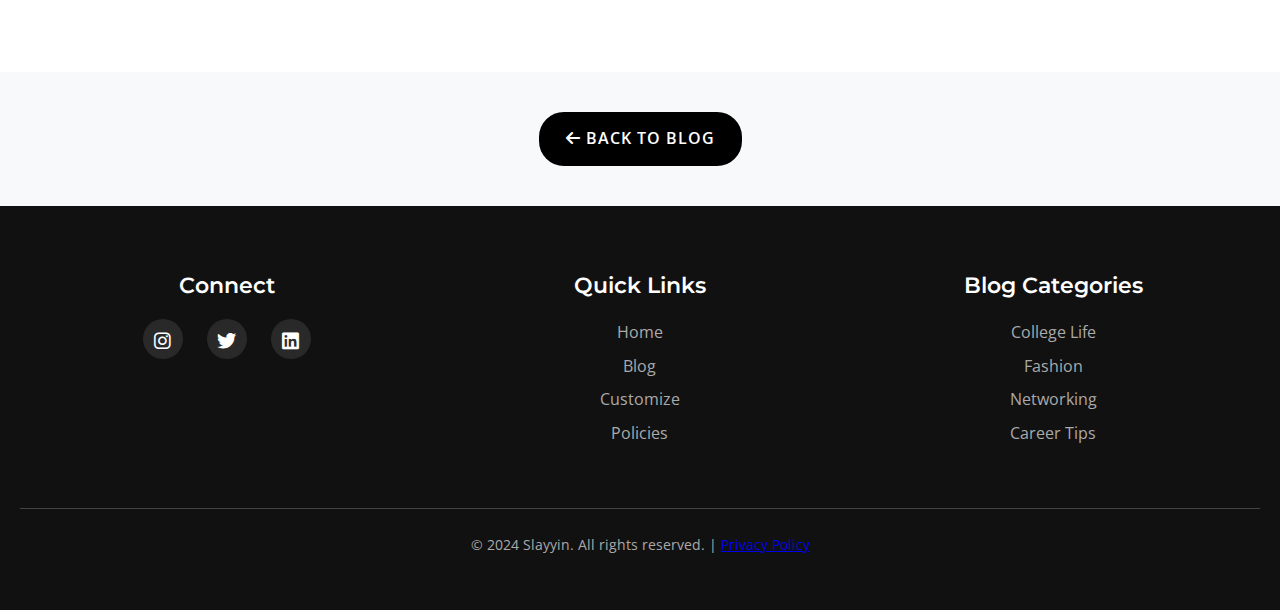
<file: blog-networking-tips.html>
<!DOCTYPE html>
<html lang="en">
<head>
    <meta charset="UTF-8">
    <meta name="viewport" content="width=device-width, initial-scale=1.0">
    <title>Building Your Network: College Edition | Slayyin Blog</title>
    <link rel="stylesheet" href="https://cdnjs.cloudflare.com/ajax/libs/font-awesome/6.5.1/css/all.min.css">
    <link rel="stylesheet" href="index.css">
    <link rel="apple-touch-icon" sizes="180x180" href="favicon_io (2)/apple-touch-icon.png">
    <link rel="icon" type="image/png" sizes="32x32" href="favicon_io (2)/favicon-32x32.png">
    <style>
        .blog-post-hero {
            background: linear-gradient(135deg, #1a1a1a 0%, #2a2a2a 100%);
            padding: 120px 5% 80px;
            text-align: center;
            position: relative;
            overflow: hidden;
        }
        .blog-post-hero::before {
            content: "";
            position: absolute;
            top: 0; left: 0; right: 0; bottom: 0;
            background-image: radial-gradient(circle at 20% 30%, rgba(255, 255, 255, 0.1) 0%, transparent 25%),
                              radial-gradient(circle at 80% 70%, rgba(255, 255, 255, 0.1) 0%, transparent 25%);
            z-index: 1;
        }
        .blog-post-content {
            position: relative;
            z-index: 2;
            max-width: 800px;
            margin: 0 auto;
        }
        .blog-post-hero h1 {
            font-family: "Montserrat", sans-serif;
            font-size: clamp(2rem, 5vw, 3.5rem);
            font-weight: 700;
            margin-bottom: 20px;
            color: #fff;
            line-height: 1.2;
        }
        .blog-meta {
            display: flex;
            justify-content: center;
            gap: 30px;
            margin-bottom: 30px;
            font-size: 1rem;
            color: #ccc;
        }
        .blog-meta span {
            display: flex;
            align-items: center;
            gap: 8px;
        }
        .blog-excerpt {
            font-size: 1.2rem;
            color: rgba(255, 255, 255, 0.9);
            line-height: 1.6;
            max-width: 600px;
            margin: 0 auto;
        }
        .blog-article {
            padding: 80px 5%;
            background: #fff;
        }
        .article-content {
            max-width: 800px;
            margin: 0 auto;
            line-height: 1.8;
            font-size: 1.1rem;
            color: #333;
        }
        .article-content h2 {
            font-family: "Montserrat", sans-serif;
            font-size: 2rem;
            font-weight: 600;
            margin: 40px 0 20px;
            color: #000;
            border-bottom: 3px solid #000;
            padding-bottom: 10px;
        }
        .article-content h3 {
            font-family: "Montserrat", sans-serif;
            font-size: 1.5rem;
            font-weight: 600;
            margin: 30px 0 15px;
            color: #000;
        }
        .article-content ul {
            margin: 20px 0;
            padding-left: 30px;
        }
        .article-content li {
            margin-bottom: 10px;
        }
        .tip-box {
            background: #f8f9fa;
            border-left: 5px solid #000;
            padding: 20px;
            margin: 30px 0;
            border-radius: 5px;
        }
        .tip-box h4 {
            font-family: "Montserrat", sans-serif;
            margin: 0 0 10px;
            color: #000;
            font-weight: 600;
        }
        .networking-grid {
            display: grid;
            grid-template-columns: repeat(auto-fit, minmax(250px, 1fr));
            gap: 20px;
            margin: 30px 0;
        }
        .networking-card {
            background: #f8f9fa;
            padding: 20px;
            border-radius: 10px;
            border: 2px solid #e9ecef;
            text-align: center;
        }
        .networking-card i {
            font-size: 2.5rem;
            color: #000;
            margin-bottom: 15px;
        }
        .networking-card h4 {
            color: #000;
            margin-bottom: 10px;
            font-weight: 600;
        }
        .back-to-blog {
            text-align: center;
            padding: 40px 5%;
            background: #f8f9fa;
        }
        .back-btn {
            background: #000;
            color: #fff;
            border: 2px solid #000;
            padding: 12px 25px;
            border-radius: 25px;
            font-weight: 600;
            cursor: pointer;
            transition: all 0.3s ease;
            text-decoration: none;
            display: inline-block;
            text-transform: uppercase;
            letter-spacing: 1px;
        }
        .back-btn:hover {
            background: #fff;
            color: #000;
            transform: translateY(-2px);
            box-shadow: 0 5px 15px rgba(0, 0, 0, 0.3);
        }
        @media (max-width: 768px) {
            .blog-meta { 
                flex-direction: row; 
                gap: 15px; 
                font-size: 0.85rem;
                flex-wrap: wrap;
                justify-content: center;
            }
            .blog-meta span {
                gap: 5px;
            }
            .blog-post-hero { padding: 100px 5% 60px; }
            .blog-article { padding: 60px 5%; }
            .article-content { font-size: 1rem; }
            .networking-grid { grid-template-columns: 1fr; }
        }
    </style>
</head>
<body>
    <!-- Page Loader -->
    <div class="page-loader" id="pageLoader">
        <div class="loader-content">
            <img 
                src="website-logo.png" 
                alt="Slayyin Logo" 
                class="loader-logo"
            />
            <div class="loader-spinner"></div>
            <div class="loader-text">Loading...</div>
            <div class="loader-progress">
                <div class="loader-progress-bar" id="progressBar"></div>
            </div>
        </div>
    </div>

    <header>
        <div class="header-left">
            <a href="index.html">
                <img src="website-logo.png" alt="Slayyin Logo" class="logo" />
            </a>
        </div>
        <div class="header-center">
            <div class="search-container">
                <i class="fas fa-search search-icon"></i>
                <input type="text" class="search-bar" placeholder="Search blog posts..." id="searchInput" />
                <div class="search-results" id="searchResults"></div>
            </div>
        </div>
        <div class="header-right">
            <div class="mobile-search-icon" onclick="toggleMobileSearch()">
                <i class="fas fa-search"></i>
            </div>
            <div class="user-icon-container" onclick="showComingSoonMessage(event)">
                <i class="fas fa-user"></i>
            </div>
            <div class="wishlist-icon" onclick="showComingSoonMessage(event)">
                <i class="fas fa-heart"></i>
            </div>
            <div class="cart-icon" onclick="showComingSoonMessage(event)">
                <i class="fas fa-shopping-cart"></i>
            </div>
        </div>
    </header>

    <section class="blog-post-hero">
        <div class="blog-post-content">
            <h1>Building Your Network: College Edition</h1>
            <div class="blog-meta">
                <span><i class="fas fa-calendar"></i> December 10, 2024</span>
                <span><i class="fas fa-tag"></i> Networking</span>
                <span><i class="fas fa-clock"></i> 12 min read</span>
            </div>
            <p class="blog-excerpt">
                Master the art of networking in college. From professor office hours to 
                student organizations, learn how to build connections that last.
            </p>
        </div>
    </section>

    <article class="blog-article">
        <div class="article-content">
            <p>Networking isn't just about collecting business cards at stuffy corporate events. In college, networking is about building genuine relationships that can shape your academic experience, career prospects, and personal growth. The connections you make now can lead to mentorships, job opportunities, collaborations, and lifelong friendships.</p>

            <h2>Why Networking Matters in College</h2>
            
            <p>Many students think networking is something you do after graduation, but college is actually the perfect time to start. You're surrounded by diverse, motivated people from different backgrounds, and everyone is in learning mode. Plus, the pressure is lower – you're not competing for the same job (yet), so relationships can develop more naturally.</p>

            <div class="networking-grid">
                <div class="networking-card">
                    <i class="fas fa-users"></i>
                    <h4>Peer Connections</h4>
                    <p>Your classmates today could be your colleagues, business partners, or industry leaders tomorrow.</p>
                </div>
                <div class="networking-card">
                    <i class="fas fa-chalkboard-teacher"></i>
                    <h4>Faculty Relationships</h4>
                    <p>Professors can provide mentorship, research opportunities, and valuable recommendation letters.</p>
                </div>
                <div class="networking-card">
                    <i class="fas fa-briefcase"></i>
                    <h4>Industry Professionals</h4>
                    <p>Guest speakers, career fair representatives, and alumni can offer real-world insights and opportunities.</p>
                </div>
                <div class="networking-card">
                    <i class="fas fa-heart"></i>
                    <h4>Personal Growth</h4>
                    <p>Building relationships helps develop communication skills, confidence, and emotional intelligence.</p>
                </div>
            </div>

            <h2>Building Relationships with Professors</h2>

            <h3>Office Hours: Your Secret Weapon</h3>
            <p>Office hours are criminally underutilized. Most students only show up when they're struggling, but smart students use office hours strategically:</p>

            <ul>
                <li><strong>Come prepared with thoughtful questions:</strong> About course material, career advice, or research opportunities</li>
                <li><strong>Show genuine interest:</strong> Ask about their research, recent publications, or industry experience</li>
                <li><strong>Follow up on class discussions:</strong> Reference something interesting from a recent lecture</li>
                <li><strong>Be consistent:</strong> Regular visits show dedication and help professors remember you</li>
            </ul>

            <div class="tip-box">
                <h4><i class="fas fa-clock"></i> Timing Tip</h4>
                <p>Visit office hours early in the semester when professors have more time and fewer stressed students. This helps you stand out and builds a relationship before you need anything specific.</p>
            </div>

            <h3>Beyond Office Hours</h3>
            <ul>
                <li><strong>Participate in class:</strong> Ask thoughtful questions and contribute to discussions</li>
                <li><strong>Attend department events:</strong> Many departments host lectures, social events, or networking mixers</li>
                <li><strong>Consider research opportunities:</strong> Working on research projects creates stronger mentoring relationships</li>
                <li><strong>Stay in touch after the semester:</strong> Send occasional updates about your academic progress or career plans</li>
            </ul>

            <h2>Connecting with Classmates</h2>

            <h3>In the Classroom</h3>
            <p>Your classmates are your most accessible network. Here's how to build meaningful connections:</p>

            <ul>
                <li><strong>Form study groups:</strong> Academic collaboration naturally builds relationships</li>
                <li><strong>Exchange contact information early:</strong> Don't wait until the night before an exam</li>
                <li><strong>Be helpful:</strong> Share notes, explain concepts, offer to review each other's work</li>
                <li><strong>Engage in group projects:</strong> Be the person others want to work with</li>
            </ul>

            <h3>Beyond Academics</h3>
            <ul>
                <li><strong>Grab coffee together:</strong> Take study breaks to actually get to know each other</li>
                <li><strong>Attend campus events:</strong> Concerts, sports games, and cultural events are natural bonding opportunities</li>
                <li><strong>Join clubs related to your major:</strong> Meet people with similar academic interests</li>
                <li><strong>Participate in intramural sports:</strong> Team activities build strong friendships</li>
            </ul>

            <div class="tip-box">
                <h4><i class="fas fa-handshake"></i> Quality Over Quantity</h4>
                <p>Don't try to befriend everyone. Focus on building genuine relationships with people you actually connect with. A few strong connections are more valuable than dozens of superficial ones.</p>
            </div>

            <h2>Student Organizations: Your Networking Goldmine</h2>

            <h3>Choose Strategically</h3>
            <p>Join organizations that align with your interests and goals:</p>

            <ul>
                <li><strong>Professional organizations:</strong> Business clubs, engineering societies, pre-med groups</li>
                <li><strong>Academic honor societies:</strong> Phi Beta Kappa, Phi Eta Sigma, major-specific honors</li>
                <li><strong>Service organizations:</strong> Habitat for Humanity, tutoring programs, community service clubs</li>
                <li><strong>Special interest groups:</strong> Debate teams, cultural organizations, hobby clubs</li>
                <li><strong>Greek life:</strong> If it's right for you, can provide extensive alumni networks</li>
            </ul>

            <h3>Get Involved, Don't Just Join</h3>
            <p>Simply being a member isn't enough. To build real connections:</p>

            <ul>
                <li><strong>Volunteer for committees:</strong> Show initiative and work closely with other committed members</li>
                <li><strong>Run for leadership positions:</strong> Even small roles demonstrate commitment</li>
                <li><strong>Attend social events:</strong> Informal gatherings often lead to stronger relationships</li>
                <li><strong>Participate in service projects:</strong> Working together toward a common goal builds bonds</li>
            </ul>

            <h2>Professional Networking Events</h2>

            <h3>Career Fairs</h3>
            <p>Career fairs aren't just for seniors. Attend them throughout college to:</p>

            <ul>
                <li><strong>Learn about different companies and roles:</strong> Research what's actually out there</li>
                <li><strong>Practice your elevator pitch:</strong> Low-stakes environment to refine your presentation</li>
                <li><strong>Collect contact information:</strong> Follow up with recruiters via email or LinkedIn</li>
                <li><strong>Ask about internships:</strong> Many companies recruit interns at these events</li>
            </ul>

            <h3>Guest Speaker Events</h3>
            <p>When professionals visit campus:</p>

            <ul>
                <li><strong>Arrive early:</strong> Chat with speakers before their presentation</li>
                <li><strong>Ask thoughtful questions:</strong> During Q&A, show you've been paying attention</li>
                <li><strong>Approach them afterward:</strong> Continue conversations when the formal part ends</li>
                <li><strong>Send follow-up emails:</strong> Thank them and reference specific points from their talk</li>
            </ul>

            <div class="tip-box">
                <h4><i class="fas fa-envelope"></i> Follow-Up Formula</h4>
                <p>Subject: "Thank you - [Your Name] from [Event Name]"<br>
                Brief message: Mention specific detail from conversation, express gratitude, include one thoughtful question or comment. Keep it under 100 words.</p>
            </div>

            <h2>Digital Networking</h2>

            <h3>LinkedIn Best Practices</h3>
            <p>Create a professional LinkedIn profile early in college:</p>

            <ul>
                <li><strong>Professional headshot:</strong> Dress appropriately and smile genuinely</li>
                <li><strong>Compelling headline:</strong> More than just "Student at XYZ University"</li>
                <li><strong>Detailed summary:</strong> Highlight your interests, goals, and experiences</li>
                <li><strong>Regular updates:</strong> Share articles, comment on posts, celebrate achievements</li>
            </ul>

            <h3>Connecting Online</h3>
            <ul>
                <li><strong>Personalize connection requests:</strong> Always include a note explaining how you met</li>
                <li><strong>Engage with connections' content:</strong> Like, comment, and share thoughtfully</li>
                <li><strong>Share your own content:</strong> Articles you've written, events you've attended, achievements</li>
                <li><strong>Join relevant groups:</strong> Participate in discussions in your field of interest</li>
            </ul>

            <h2>Networking for Introverts</h2>

            <p>Networking doesn't require being the most outgoing person in the room. Introverts can be excellent networkers by playing to their strengths:</p>

            <h3>One-on-One Interactions</h3>
            <ul>
                <li><strong>Coffee meetings:</strong> More comfortable than large networking events</li>
                <li><strong>Office hours:</strong> Natural setting for deeper conversations</li>
                <li><strong>Study partnerships:</strong> Academic collaboration feels less "networky"</li>
                <li><strong>Email connections:</strong> Thoughtful written communication can be more comfortable</li>
            </ul>

            <h3>Preparation Strategies</h3>
            <ul>
                <li><strong>Research attendees beforehand:</strong> Know who you want to meet and why</li>
                <li><strong>Prepare conversation starters:</strong> Have a few questions ready about their work or interests</li>
                <li><strong>Set realistic goals:</strong> Aim to have 2-3 meaningful conversations rather than meeting everyone</li>
                <li><strong>Take breaks:</strong> Step outside or find quiet spaces to recharge during events</li>
            </ul>

            <div class="tip-box">
                <h4><i class="fas fa-heart"></i> Remember</h4>
                <p>Introverts often excel at listening and asking thoughtful questions – these are networking superpowers! People appreciate when someone is genuinely interested in what they have to say.</p>
            </div>

            <h2>Networking Etiquette and Common Mistakes</h2>

            <h3>Do's</h3>
            <ul>
                <li><strong>Be genuinely interested:</strong> Ask about their work, challenges, and experiences</li>
                <li><strong>Listen more than you talk:</strong> People remember good listeners</li>
                <li><strong>Offer value:</strong> Share relevant articles, make introductions, volunteer to help</li>
                <li><strong>Follow up promptly:</strong> Within 24-48 hours while the conversation is fresh</li>
                <li><strong>Be patient:</strong> Relationships take time to develop</li>
            </ul>

            <h3>Don'ts</h3>
            <ul>
                <li><strong>Don't immediately ask for favors:</strong> Build the relationship first</li>
                <li><strong>Don't be pushy:</strong> If someone seems busy or uninterested, respect that</li>
                <li><strong>Don't monopolize someone's time:</strong> Be aware of social cues</li>
                <li><strong>Don't only reach out when you need something:</strong> Maintain relationships consistently</li>
                <li><strong>Don't forget names:</strong> Use memory techniques or write notes to remember people</li>
            </ul>

            <h2>Maintaining Your Network</h2>

            <h3>Stay in Touch</h3>
            <p>Building the connection is just the beginning. Maintaining relationships requires ongoing effort:</p>

            <ul>
                <li><strong>Regular check-ins:</strong> Send updates about your progress every 3-6 months</li>
                <li><strong>Share relevant information:</strong> Articles, job postings, or opportunities that might interest them</li>
                <li><strong>Celebrate their successes:</strong> Comment on promotions, publications, or achievements</li>
                <li><strong>Ask for advice:</strong> People like helping others and feeling valued for their expertise</li>
            </ul>

            <h3>Give Before You Receive</h3>
            <p>The best networkers are generous with their time and resources:</p>

            <ul>
                <li><strong>Make introductions:</strong> Connect people in your network who should know each other</li>
                <li><strong>Share opportunities:</strong> Forward job postings, event invitations, or volunteer opportunities</li>
                <li><strong>Offer assistance:</strong> Help with projects, provide feedback, or volunteer your skills</li>
                <li><strong>Be a connector:</strong> Become known as someone who brings people together</li>
            </ul>

            <div class="tip-box">
                <h4><i class="fas fa-gift"></i> The Pay-It-Forward Mentality</h4>
                <p>Help other students network too. Introduce classmates to professors, share internship opportunities, and invite others to events. What goes around comes around, and you'll build a reputation as someone who lifts others up.</p>
            </div>

            <h2>Leveraging Your Network</h2>

            <h3>When It's Appropriate to Ask for Help</h3>
            <p>Once you've built genuine relationships, it's okay to seek assistance:</p>

            <ul>
                <li><strong>Informational interviews:</strong> Ask about their career path and industry insights</li>
                <li><strong>Job referrals:</strong> If they work somewhere you're interested in applying</li>
                <li><strong>Recommendation letters:</strong> From professors or supervisors who know your work well</li>
                <li><strong>Advice and guidance:</strong> When facing important decisions or challenges</li>
            </ul>

            <h3>How to Ask Effectively</h3>
            <ul>
                <li><strong>Be specific:</strong> Clear requests are easier to fulfill than vague ones</li>
                <li><strong>Make it easy:</strong> Provide all necessary information and minimize their effort</li>
                <li><strong>Give them an out:</strong> Let them know it's okay if they can't help</li>
                <li><strong>Express gratitude:</strong> Always thank them, regardless of the outcome</li>
            </ul>

            <h2>Special Networking Opportunities</h2>

            <h3>Study Abroad</h3>
            <p>International experiences create unique networking opportunities:</p>
            <ul>
                <li>Connect with local students and professionals</li>
                <li>Maintain relationships with fellow study abroad participants</li>
                <li>Stay in touch with host families or local mentors</li>
                <li>Join international alumni networks</li>
            </ul>

            <h3>Internships</h3>
            <p>Internships are networking goldmines:</p>
            <ul>
                <li>Build relationships with supervisors and colleagues</li>
                <li>Connect with other interns from different schools</li>
                <li>Attend company events and social gatherings</li>
                <li>Stay in touch even after the internship ends</li>
            </ul>

            <h3>Alumni Networks</h3>
            <p>Your school's alumni are often eager to help current students:</p>
            <ul>
                <li>Attend alumni events in your area</li>
                <li>Reach out through your school's alumni directory</li>
                <li>Join alumni groups on LinkedIn or Facebook</li>
                <li>Participate in alumni mentorship programs</li>
            </ul>

            <h2>Final Thoughts</h2>

            <p>Networking in college isn't about using people or collecting contacts – it's about building genuine relationships that enrich your life and career. The best networking happens naturally when you're genuinely interested in others and willing to give as much as you receive.</p>

            <p>Start early, be authentic, and remember that every person you meet has a story worth hearing. Some connections will lead to immediate opportunities, others might not pay off for years, and some will simply enrich your college experience.</p>

            <p>Most importantly, don't put pressure on yourself to be perfect at networking right away. Like any skill, it improves with practice. The more you put yourself out there and focus on building genuine relationships, the more natural it becomes.</p>

            <p>Your network is one of the most valuable things you'll build in college. Invest in it wisely, nurture it consistently, and watch how it transforms your opportunities and experiences. 🤝</p>
        </div>
    </article>

    <section class="back-to-blog">
        <a href="slayyin-blog.html" class="back-btn">
            <i class="fas fa-arrow-left"></i> Back to Blog
        </a>
    </section>

    <footer class="footer">
        <div class="footer-container">
            <div class="footer-section footer-connect">
                <h3>Connect</h3>
                <div class="social-icons">
                    <a href="#" onclick="showComingSoonMessage(event)"><i class="fab fa-instagram"></i></a>
                    <a href="#" onclick="showComingSoonMessage(event)"><i class="fab fa-twitter"></i></a>
                    <a href="#" onclick="showComingSoonMessage(event)"><i class="fab fa-linkedin"></i></a>
                </div>
            </div>
            <div class="footer-links-container">
                <div class="footer-section">
                    <h3>Quick Links</h3>
                    <ul>
                        <li><a href="index.html">Home</a></li>
                        <li><a href="slayyin-blog.html">Blog</a></li>
                        <li><a href="customize.html">Customize</a></li>
                        <li><a href="policies.html">Policies</a></li>
                    </ul>
                </div>
                <div class="footer-section">
                    <h3>Blog Categories</h3>
                    <ul>
                        <li><a href="slayyin-blog.html#college-life">College Life</a></li>
                        <li><a href="slayyin-blog.html#fashion">Fashion</a></li>
                        <li><a href="slayyin-blog.html#networking">Networking</a></li>
                        <li><a href="slayyin-blog.html#career">Career Tips</a></li>
                    </ul>
                </div>
            </div>
        </div>
        <div class="footer-bottom">
            <p>&copy; 2024 Slayyin. All rights reserved. | <a href="policies.html">Privacy Policy</a></p>
        </div>
    </footer>

    <div class="coming-soon-overlay" onclick="hideComingSoonMessage()"></div>
    <div class="coming-soon-message">
        <h3>Coming Soon!</h3>
        <p>This feature is currently under development.</p>
        <p>Stay tuned for exciting updates!</p>
    </div>

    <style>
        /* Coming Soon Overlay Styles */
        .coming-soon-overlay {
            position: fixed;
            top: 0;
            left: 0;
            width: 100%;
            height: 100%;
            background: rgba(0, 0, 0, 0.8);
            z-index: 9998;
            display: none;
        }

        .coming-soon-overlay.active {
            display: block;
        }

        .coming-soon-message {
            position: fixed;
            top: 50%;
            left: 50%;
            transform: translate(-50%, -50%);
            background: #fff;
            padding: 30px;
            border-radius: 15px;
            text-align: center;
            z-index: 9999;
            box-shadow: 0 20px 40px rgba(0, 0, 0, 0.3);
            display: none;
            max-width: 400px;
            width: 90%;
        }

        .coming-soon-message.active {
            display: block;
        }

        .coming-soon-message h3 {
            color: #000;
            margin-bottom: 15px;
            font-family: "Montserrat", sans-serif;
        }

        .coming-soon-message p {
            color: #666;
            margin-bottom: 10px;
        }

        /* Feature Coming Soon Notification Styles */
        .feature-coming-soon {
            position: fixed;
            top: 20px;
            right: 20px;
            background: #000;
            color: #fff;
            padding: 15px 20px;
            border-radius: 25px;
            font-weight: 600;
            z-index: 10000;
            transform: translateX(400px);
            opacity: 0;
            transition: all 0.3s ease;
            display: none;
        }

        .feature-coming-soon.show {
            transform: translateX(0);
            opacity: 1;
            display: block;
        }

        /* Footer Desktop Layout */
        .footer-links-container {
            display: contents;
        }

        /* Footer Mobile Layout */
        @media (max-width: 768px) {
            .footer-container {
                flex-direction: column;
                align-items: center;
                text-align: center;
            }

            /* Connect section first (centered) */
            .footer-connect {
                width: 100%;
                margin-bottom: 30px;
                text-align: center;
            }

            /* Container for Quick Links and Categories */
            .footer-links-container {
                display: flex;
                width: 100%;
                justify-content: space-between;
                gap: 20px;
                max-width: 400px;
            }

            /* Quick Links and Categories side by side */
            .footer-links-container .footer-section {
                width: 48%;
                text-align: left;
            }

            .footer-links-container .footer-section h3 {
                font-size: 1rem;
                margin-bottom: 15px;
            }

            .footer-links-container .footer-section ul {
                font-size: 0.9rem;
            }

            .footer-links-container .footer-section ul li {
                margin-bottom: 8px;
            }

            /* Improve social icons for mobile */
            .footer-connect .social-icons a {
                width: 48px;
                height: 48px;
                border-radius: 50%;
                display: inline-flex;
                align-items: center;
                justify-content: center;
                margin: 0 8px;
                text-decoration: none;
                flex-shrink: 0;
                background: rgba(255, 255, 255, 0.1);
                transition: all 0.3s ease;
            }

            .footer-connect .social-icons a:hover {
                background: rgba(255, 255, 255, 0.2);
                transform: translateY(-2px);
            }

            .footer-connect .social-icons a i {
                font-size: 1.2rem;
                color: #fff;
                line-height: 1;
            }
        }
    </style>

    <script src="index.js"></script>

    <!-- Page Loader JavaScript -->
    <script>
        document.addEventListener('DOMContentLoaded', function() {
            const loader = document.getElementById('pageLoader');
            const progressBar = document.getElementById('progressBar');
            let progress = 0;
            
            // Simulate loading progress
            const progressInterval = setInterval(() => {
                progress += Math.random() * 15;
                if (progress > 90) {
                    progress = 90;
                }
                progressBar.style.width = progress + '%';
            }, 100);
            
            // Hide loader when page is fully loaded
            window.addEventListener('load', function() {
                // Complete the progress bar
                progressBar.style.width = '100%';
                
                // Wait a moment then hide loader
                setTimeout(() => {
                    clearInterval(progressInterval);
                    loader.classList.add('hidden');
                    
                    // Remove loader from DOM after transition
                    setTimeout(() => {
                        loader.style.display = 'none';
                    }, 500);
                }, 300);
            });
            
            // Fallback: hide loader after maximum time
            setTimeout(() => {
                if (!loader.classList.contains('hidden')) {
                    clearInterval(progressInterval);
                    progressBar.style.width = '100%';
                    loader.classList.add('hidden');
                    setTimeout(() => {
                        loader.style.display = 'none';
                    }, 500);
                }
            }, 5000); // 5 seconds maximum
        });
    </script>

    <script>
        // Coming Soon Message Functions
        function showComingSoonMessage(event) {
            event.preventDefault();
            event.stopPropagation();
            
            const overlay = document.querySelector('.coming-soon-overlay');
            const message = document.querySelector('.coming-soon-message');
            
            if (overlay && message) {
                overlay.classList.add('active');
                message.classList.add('active');
            }
        }

        function hideComingSoonMessage() {
            const overlay = document.querySelector('.coming-soon-overlay');
            const message = document.querySelector('.coming-soon-message');
            
            if (overlay && message) {
                overlay.classList.remove('active');
                message.classList.remove('active');
            }
        }

        // Mobile Search Toggle Function
        function toggleMobileSearch() {
            const mobileSearchContainer = document.getElementById('mobileSearchContainer');
            mobileSearchContainer.classList.toggle('active');

            // Focus on the search input when opening
            if (mobileSearchContainer.classList.contains('active')) {
                document.getElementById('mobileSearchInput').focus();
            }
        }

        // Close mobile search when clicking outside
        document.addEventListener('click', function(event) {
            const mobileSearchContainer = document.getElementById('mobileSearchContainer');
            const mobileSearchIcon = document.querySelector('.mobile-search-icon');

            if (mobileSearchContainer && mobileSearchContainer.classList.contains('active')) {
                if (!mobileSearchContainer.contains(event.target) && 
                    !mobileSearchIcon.contains(event.target)) {
                    mobileSearchContainer.classList.remove('active');
                }
            }
        });
    </script>
</body>
</html>
</file>
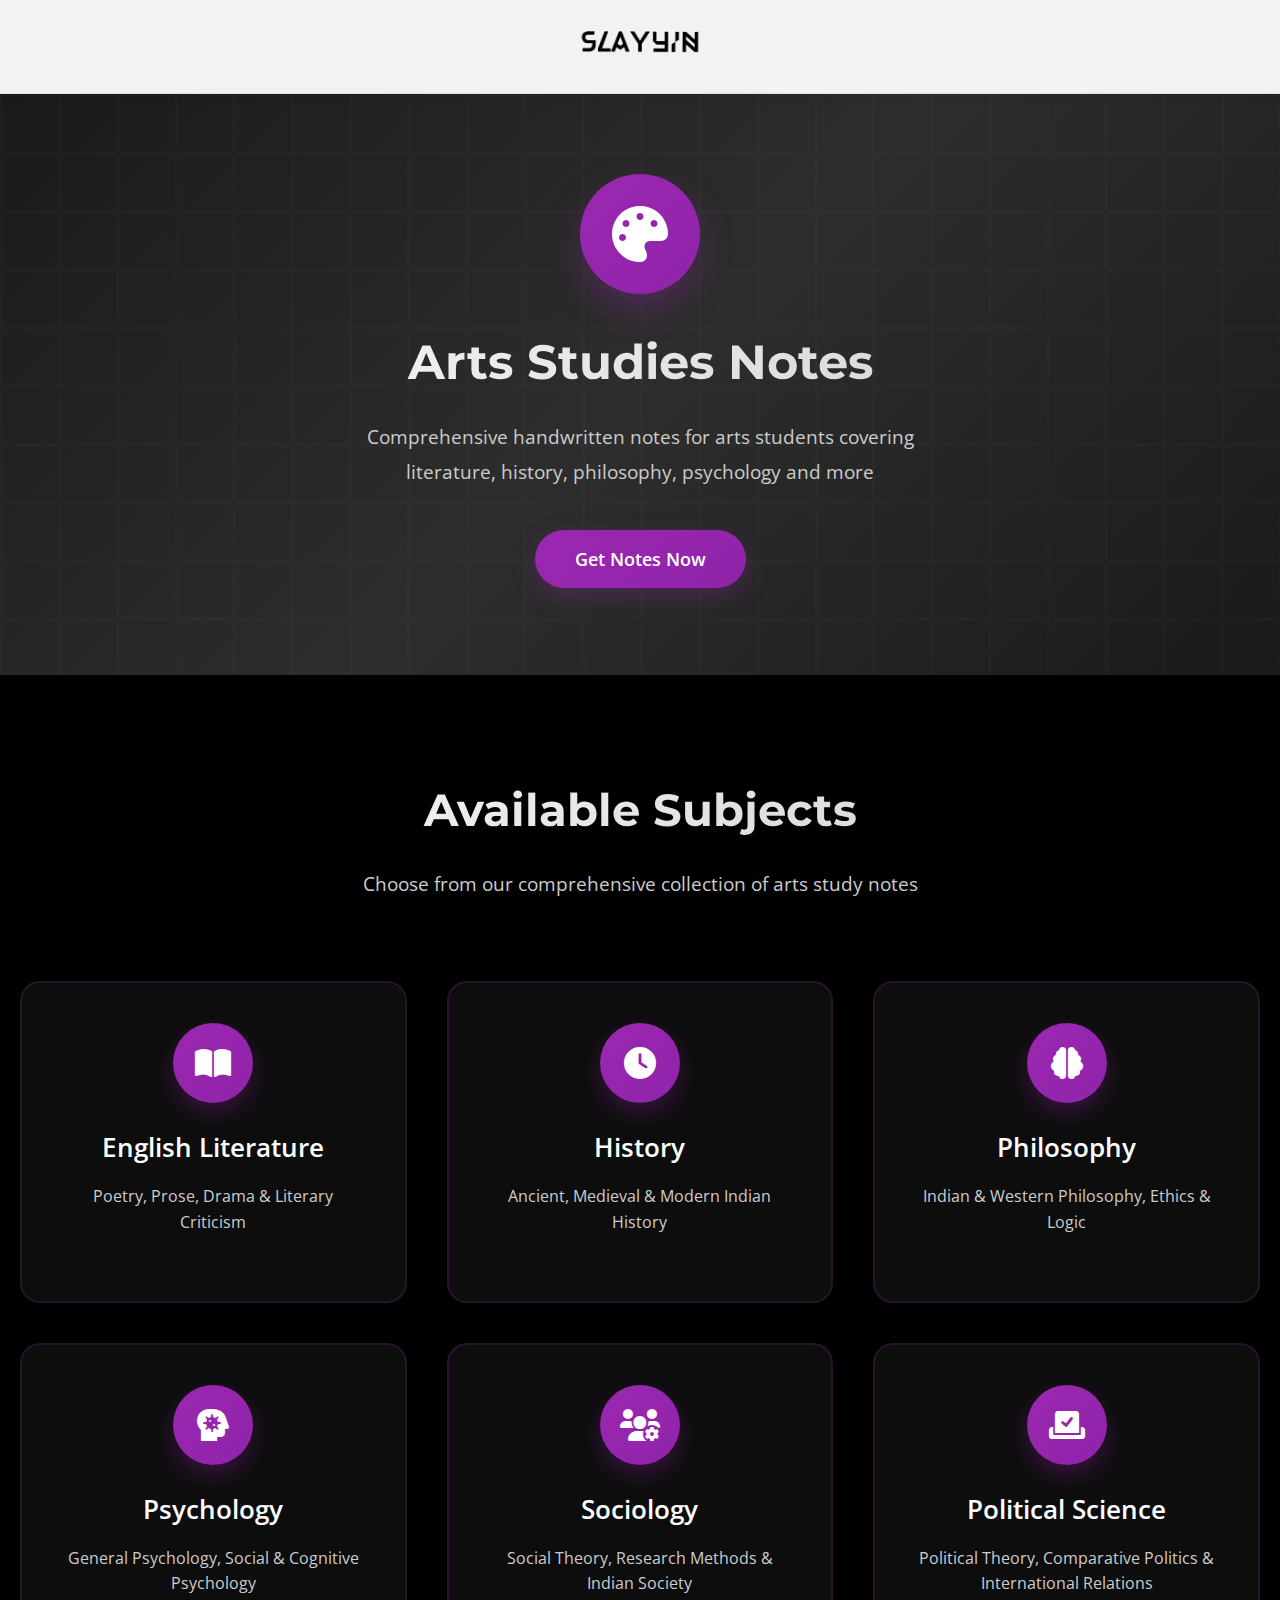
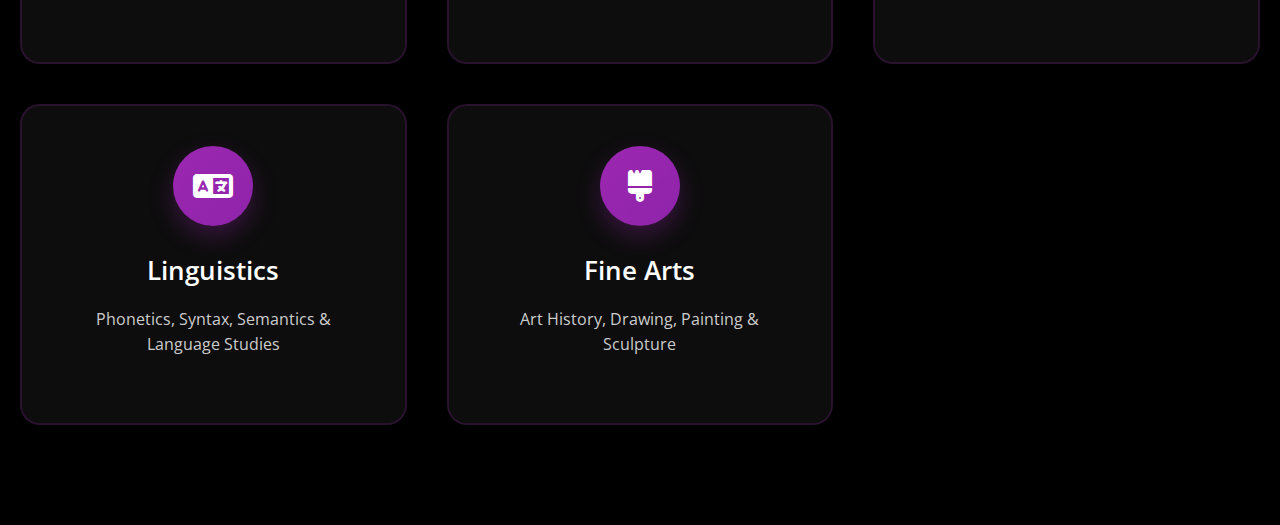
<file: notes-arts.html>
<!DOCTYPE html>
<html lang="en">
<head>
    <meta charset="UTF-8">
    <meta name="viewport" content="width=device-width, initial-scale=1.0">
    <title>Arts Studies Notes - Slayyin</title>
    <meta name="description" content="Comprehensive handwritten notes for arts students including BA, MA, BFA covering literature, history, philosophy and more.">
    
    <link
      rel="apple-touch-icon"
      sizes="180x180"
      href="favicon_io (2)/apple-touch-icon.png"
    />
    <link
      rel="icon"
      type="image/png"
      sizes="32x32"
      href="favicon_io (2)/favicon-32x32.png"
    />
    <link
      rel="icon"
      type="image/png"
      sizes="16x16"
      href="favicon_io (2)/favicon-16x16.png"
    />
    <link rel="manifest" href="favicon_io (2)/site.webmanifest" />
    
    <link rel="stylesheet" href="https://cdnjs.cloudflare.com/ajax/libs/font-awesome/6.0.0/css/all.min.css">
    <link href="https://fonts.googleapis.com/css2?family=Montserrat:wght@300;400;500;600;700&family=Open+Sans:wght@300;400;500;600;700&display=swap" rel="stylesheet">
    <style>
        * {
            margin: 0;
            padding: 0;
            box-sizing: border-box;
        }

        body {
            font-family: 'Open Sans', sans-serif;
            background: #000;
            color: #fff;
            line-height: 1.6;
            overflow-x: hidden;
        }

        .container {
            max-width: 1400px;
            margin: 0 auto;
            padding: 0 20px;
        }

        /* Page Loader Styles */
        .page-loader {
            position: fixed;
            top: 0;
            left: 0;
            width: 100%;
            height: 100%;
            background: #fff;
            display: flex;
            flex-direction: column;
            justify-content: center;
            align-items: center;
            z-index: 9999;
            transition: opacity 0.5s ease, visibility 0.5s ease;
        }

        .page-loader.hidden {
            opacity: 0;
            visibility: hidden;
        }

        .loader-content {
            display: flex;
            flex-direction: column;
            align-items: center;
            gap: 30px;
        }

        .loader-logo {
            width: 120px;
            height: auto;
            animation: logoFloat 2s ease-in-out infinite alternate;
        }

        @keyframes logoFloat {
            0% {
                transform: translateY(0px);
            }
            100% {
                transform: translateY(-10px);
            }
        }

        .loader-spinner {
            width: 60px;
            height: 60px;
            border: 4px solid rgba(0, 0, 0, 0.1);
            border-left: 4px solid #000;
            border-radius: 50%;
            animation: spin 1s linear infinite;
        }

        .loader-text {
            color: #000;
            font-family: "Montserrat", sans-serif;
            font-size: 1.2rem;
            font-weight: 500;
            letter-spacing: 1px;
            animation: textPulse 1.5s ease-in-out infinite;
        }

        @keyframes textPulse {
            0%, 100% {
                opacity: 1;
            }
            50% {
                opacity: 0.6;
            }
        }

        .loader-progress {
            width: 200px;
            height: 4px;
            background: rgba(0, 0, 0, 0.1);
            border-radius: 2px;
            overflow: hidden;
            position: relative;
        }

        .loader-progress-bar {
            width: 0%;
            height: 100%;
            background: linear-gradient(90deg, #000, #ffcc00);
            border-radius: 2px;
            transition: width 0.3s ease;
            animation: progressGlow 2s ease-in-out infinite;
        }

        @keyframes progressGlow {
            0%, 100% {
                box-shadow: 0 0 5px rgba(0, 0, 0, 0.3);
            }
            50% {
                box-shadow: 0 0 20px rgba(255, 204, 0, 0.8);
            }
        }

        /* Mobile responsive loader */
        @media (max-width: 768px) {
            .loader-logo {
                width: 80px;
            }
            
            .loader-spinner {
                width: 40px;
                height: 40px;
                border-width: 3px;
            }
            
            .loader-text {
                font-size: 1rem;
            }
            
            .loader-progress {
                width: 150px;
                height: 3px;
            }
        }

        @media (max-width: 480px) {
            .loader-content {
                gap: 20px;
            }
            
            .loader-logo {
                width: 60px;
            }
            
            .loader-spinner {
                width: 35px;
                height: 35px;
            }
            
            .loader-text {
                font-size: 0.9rem;
            }
            
            .loader-progress {
                width: 120px;
            }
        }

        @keyframes float {
            0%, 100% { transform: translateY(0px); }
            50% { transform: translateY(-10px); }
        }

        @keyframes spin {
            0% { transform: rotate(0deg); }
            100% { transform: rotate(360deg); }
        }

        @keyframes pulse {
            0%, 100% { opacity: 1; }
            50% { opacity: 0.7; }
        }

        @keyframes progress {
            0% { width: 0%; }
            25% { width: 30%; }
            50% { width: 60%; }
            75% { width: 85%; }
            100% { width: 100%; }
        }

        /* Header - White background with black logo (non-sticky) */
        header {
            background: rgba(255, 255, 255, 0.95);
            -webkit-backdrop-filter: blur(10px);
            backdrop-filter: blur(10px);
            padding: 20px 0;
            border-bottom: 1px solid #e0e0e0;
            position: relative;
            z-index: 1000;
            box-shadow: 0 2px 10px rgba(0, 0, 0, 0.1);
        }

        .header-center {
            text-align: center;
        }

        .logo {
            height: 45px;
            width: auto;
            filter: brightness(0) invert(0);
        }

        /* Hero Section */
        .hero {
            padding: 80px 0;
            background: linear-gradient(135deg, #1a1a1a 0%, #2d2d2d 50%, #1a1a1a 100%);
            text-align: center;
            position: relative;
            overflow: hidden;
        }

        .hero::before {
            content: '';
            position: absolute;
            top: 0;
            left: 0;
            right: 0;
            bottom: 0;
            background: url('data:image/svg+xml,<svg xmlns="http://www.w3.org/2000/svg" viewBox="0 0 100 100"><defs><pattern id="grid" width="10" height="10" patternUnits="userSpaceOnUse"><path d="M 10 0 L 0 0 0 10" fill="none" stroke="rgba(255,255,255,0.05)" stroke-width="1"/></pattern></defs><rect width="100" height="100" fill="url(%23grid)"/></svg>');
            opacity: 0.3;
        }

        .hero-content {
            position: relative;
            z-index: 2;
        }

        .hero-icon {
            width: 120px;
            height: 120px;
            background: linear-gradient(135deg, #9c27b0 0%, #8e24aa 100%);
            border-radius: 50%;
            display: flex;
            align-items: center;
            justify-content: center;
            margin: 0 auto 30px;
            font-size: 3.5rem;
            color: #fff;
            box-shadow: 0 15px 35px rgba(156, 39, 176, 0.3);
            animation: float 3s ease-in-out infinite;
        }

        .hero h1 {
            font-size: 3rem;
            margin-bottom: 20px;
            font-family: 'Montserrat', sans-serif;
            font-weight: 700;
            background: linear-gradient(135deg, #fff 0%, #ccc 100%);
            -webkit-background-clip: text;
            -webkit-text-fill-color: transparent;
            background-clip: text;
        }

        .hero p {
            font-size: 1.2rem;
            color: #ccc;
            max-width: 600px;
            margin: 0 auto 40px;
            line-height: 1.8;
        }

        /* CTA Button */
        .cta-btn {
            display: inline-block;
            background: linear-gradient(135deg, #9c27b0 0%, #8e24aa 100%);
            color: #fff;
            padding: 15px 40px;
            border: none;
            border-radius: 30px;
            text-decoration: none;
            font-weight: 600;
            font-size: 1.1rem;
            transition: all 0.3s ease;
            box-shadow: 0 8px 25px rgba(156, 39, 176, 0.3);
            position: relative;
            overflow: hidden;
        }

        .cta-btn::before {
            content: '';
            position: absolute;
            top: 0;
            left: -100%;
            width: 100%;
            height: 100%;
            background: linear-gradient(90deg, transparent, rgba(255, 255, 255, 0.2), transparent);
            transition: left 0.5s;
        }

        .cta-btn:hover {
            transform: translateY(-3px);
            box-shadow: 0 15px 40px rgba(156, 39, 176, 0.4);
        }

        .cta-btn:hover::before {
            left: 100%;
        }

        /* Stats Section */
        .stats {
            padding: 80px 0;
            background: rgba(156, 39, 176, 0.1);
            border-top: 1px solid rgba(156, 39, 176, 0.2);
            border-bottom: 1px solid rgba(156, 39, 176, 0.2);
        }

        .stats-grid {
            display: grid;
            grid-template-columns: repeat(auto-fit, minmax(250px, 1fr));
            gap: 50px;
            text-align: center;
        }

        .stat-item {
            padding: 30px;
            background: rgba(255, 255, 255, 0.05);
            border-radius: 15px;
            border: 1px solid rgba(156, 39, 176, 0.2);
            transition: all 0.3s ease;
        }

        .stat-item:hover {
            transform: translateY(-5px);
            background: rgba(156, 39, 176, 0.1);
            border-color: rgba(156, 39, 176, 0.4);
        }

        .stat-icon {
            width: 60px;
            height: 60px;
            background: linear-gradient(135deg, #9c27b0 0%, #8e24aa 100%);
            border-radius: 50%;
            display: flex;
            align-items: center;
            justify-content: center;
            margin: 0 auto 20px;
            font-size: 1.5rem;
            color: #fff;
        }

        .stat-number {
            font-size: 2.5rem;
            font-weight: 700;
            color: #9c27b0;
            margin-bottom: 10px;
            font-family: 'Montserrat', sans-serif;
        }

        .stat-label {
            font-size: 1rem;
            color: #ccc;
            font-weight: 500;
        }

        /* Subjects Section */
        .subjects {
            padding: 100px 0;
        }

        .section-title {
            text-align: center;
            font-size: 2.8rem;
            margin-bottom: 20px;
            font-family: 'Montserrat', sans-serif;
            font-weight: 700;
            background: linear-gradient(135deg, #fff 0%, #ccc 100%);
            -webkit-background-clip: text;
            -webkit-text-fill-color: transparent;
            background-clip: text;
        }

        .section-subtitle {
            text-align: center;
            font-size: 1.2rem;
            color: #ccc;
            margin-bottom: 80px;
            max-width: 600px;
            margin-left: auto;
            margin-right: auto;
            line-height: 1.8;
        }

        .subjects-grid {
            display: grid;
            grid-template-columns: repeat(auto-fit, minmax(350px, 1fr));
            gap: 40px;
        }

        .subject-card {
            background: rgba(255, 255, 255, 0.05);
            border: 2px solid rgba(156, 39, 176, 0.2);
            border-radius: 20px;
            padding: 40px;
            text-align: center;
            transition: all 0.4s ease;
            cursor: pointer;
            position: relative;
            overflow: hidden;
        }

        .subject-card::before {
            content: '';
            position: absolute;
            top: 0;
            left: 0;
            right: 0;
            bottom: 0;
            background: linear-gradient(135deg, rgba(156, 39, 176, 0.1) 0%, transparent 100%);
            opacity: 0;
            transition: opacity 0.3s ease;
        }

        .subject-card:hover::before {
            opacity: 1;
        }

        .subject-card:hover {
            transform: translateY(-10px);
            box-shadow: 0 20px 50px rgba(156, 39, 176, 0.2);
            border-color: rgba(156, 39, 176, 0.6);
            background: rgba(156, 39, 176, 0.1);
        }

        .subject-icon {
            width: 80px;
            height: 80px;
            background: linear-gradient(135deg, #9c27b0 0%, #8e24aa 100%);
            border-radius: 50%;
            display: flex;
            align-items: center;
            justify-content: center;
            margin: 0 auto 25px;
            font-size: 2rem;
            color: #fff;
            box-shadow: 0 10px 25px rgba(156, 39, 176, 0.3);
            position: relative;
            z-index: 2;
        }

        .subject-card h3 {
            font-size: 1.6rem;
            margin-bottom: 15px;
            font-weight: 600;
            color: #fff;
            position: relative;
            z-index: 2;
        }

        .subject-card p {
            color: #ccc;
            margin-bottom: 25px;
            line-height: 1.6;
            position: relative;
            z-index: 2;
        }

        .subject-btn {
            background: linear-gradient(135deg, #9c27b0 0%, #8e24aa 100%);
            color: #fff;
            border: none;
            padding: 12px 25px;
            border-radius: 20px;
            font-weight: 600;
            cursor: pointer;
            transition: all 0.3s ease;
            position: relative;
            z-index: 2;
        }

        .subject-btn:hover {
            transform: translateY(-2px);
            box-shadow: 0 8px 20px rgba(156, 39, 176, 0.4);
        }

        /* Coming Soon Modal */
        .modal {
            display: none;
            position: fixed;
            z-index: 10001;
            left: 0;
            top: 0;
            width: 100%;
            height: 100%;
            background-color: rgba(0, 0, 0, 0.8);
            animation: fadeIn 0.3s ease;
        }

        .modal-content {
            background: linear-gradient(135deg, #1a1a1a 0%, #2d2d2d 100%);
            margin: 15% auto;
            padding: 40px;
            border: 2px solid #9c27b0;
            border-radius: 20px;
            width: 90%;
            max-width: 500px;
            text-align: center;
            position: relative;
            animation: slideIn 0.3s ease;
        }

        .close {
            color: #aaa;
            float: right;
            font-size: 28px;
            font-weight: bold;
            position: absolute;
            top: 15px;
            right: 25px;
            cursor: pointer;
        }

        .close:hover {
            color: #9c27b0;
        }

        .modal h3 {
            color: #9c27b0;
            margin-bottom: 20px;
            font-size: 1.8rem;
        }

        .modal p {
            color: #ccc;
            margin-bottom: 30px;
            line-height: 1.6;
        }

        .modal-btn {
            background: linear-gradient(135deg, #9c27b0 0%, #8e24aa 100%);
            color: #fff;
            border: none;
            padding: 12px 30px;
            border-radius: 25px;
            font-weight: 600;
            cursor: pointer;
            transition: all 0.3s ease;
        }

        .modal-btn:hover {
            transform: translateY(-2px);
            box-shadow: 0 8px 20px rgba(156, 39, 176, 0.4);
        }

        @keyframes fadeIn {
            from { opacity: 0; }
            to { opacity: 1; }
        }

        @keyframes slideIn {
            from { 
                opacity: 0;
                transform: translateY(-50px);
            }
            to { 
                opacity: 1;
                transform: translateY(0);
            }
        }

        /* Responsive Design */
        @media (max-width: 768px) {
            .hero {
                padding: 60px 0;
            }
            
            .hero h1 {
                font-size: 2.2rem;
            }
            
            .hero p {
                font-size: 1rem;
                padding: 0 20px;
            }
            
            .section-title {
                font-size: 2.2rem;
            }
            
            .subjects-grid {
                grid-template-columns: 1fr;
                gap: 30px;
            }
            
            .subject-card {
                padding: 30px 20px;
            }
            
            .stats-grid {
                grid-template-columns: 1fr;
                gap: 30px;
            }
            
            .modal-content {
                margin: 20% auto;
                padding: 30px 20px;
                width: 95%;
            }
        }

        @media (max-width: 480px) {
            .hero {
                padding: 50px 0;
            }
            
            .container {
                padding: 0 15px;
            }
            
            .hero-icon {
                width: 100px;
                height: 100px;
                font-size: 3rem;
            }
            
            .hero h1 {
                font-size: 1.8rem;
            }
            
            .cta-btn {
                padding: 12px 30px;
                font-size: 1rem;
            }
        }
    </style>
</head>

<body>
    <!-- Page Loader -->
    <div class="page-loader" id="pageLoader">
        <div class="loader-content">
            <img 
                src="website-logo.png" 
                alt="Slayyin Logo" 
                class="loader-logo"
            />
            <div class="loader-spinner"></div>
            <div class="loader-text">Loading...</div>
            <div class="loader-progress">
                <div class="loader-progress-bar" id="progressBar"></div>
            </div>
        </div>
    </div>

    <header>
      <div class="header-center">
        <a href="index.html">
          <img src="website-logo.png" alt="Slayyin Logo" class="logo" />
        </a>
      </div>
    </header>

    <section class="hero">
        <div class="container">
            <div class="hero-content">
                <div class="hero-icon">
                    <i class="fas fa-palette"></i>
                </div>
                <h1>Arts Studies Notes</h1>
                <p>Comprehensive handwritten notes for arts students covering literature, history, philosophy, psychology and more</p>
                <a href="#" class="cta-btn" onclick="showComingSoonMessage(event)">Get Notes Now</a>
            </div>
        </div>
    </section>



    <section class="subjects">
        <div class="container">
            <h2 class="section-title">Available Subjects</h2>
            <p class="section-subtitle">Choose from our comprehensive collection of arts study notes</p>

            <div class="subjects-grid">
                <div class="subject-card">
                    <div class="subject-icon">
                        <i class="fas fa-book-open"></i>
                    </div>
                    <h3>English Literature</h3>
                    <p>Poetry, Prose, Drama & Literary Criticism</p>
                </div>

                <div class="subject-card">
                    <div class="subject-icon">
                        <i class="fas fa-clock"></i>
                    </div>
                    <h3>History</h3>
                    <p>Ancient, Medieval & Modern Indian History</p>
                </div>

                <div class="subject-card">
                    <div class="subject-icon">
                        <i class="fas fa-brain"></i>
                    </div>
                    <h3>Philosophy</h3>
                    <p>Indian & Western Philosophy, Ethics & Logic</p>
                </div>

                <div class="subject-card">
                    <div class="subject-icon">
                        <i class="fas fa-head-side-virus"></i>
                    </div>
                    <h3>Psychology</h3>
                    <p>General Psychology, Social & Cognitive Psychology</p>
                </div>

                <div class="subject-card">
                    <div class="subject-icon">
                        <i class="fas fa-users-cog"></i>
                    </div>
                    <h3>Sociology</h3>
                    <p>Social Theory, Research Methods & Indian Society</p>
                </div>

                <div class="subject-card">
                    <div class="subject-icon">
                        <i class="fas fa-vote-yea"></i>
                    </div>
                    <h3>Political Science</h3>
                    <p>Political Theory, Comparative Politics & International Relations</p>
                </div>

                <div class="subject-card">
                    <div class="subject-icon">
                        <i class="fas fa-language"></i>
                    </div>
                    <h3>Linguistics</h3>
                    <p>Phonetics, Syntax, Semantics & Language Studies</p>
                </div>

                <div class="subject-card">
                    <div class="subject-icon">
                        <i class="fas fa-brush"></i>
                    </div>
                    <h3>Fine Arts</h3>
                    <p>Art History, Drawing, Painting & Sculpture</p>
                </div>
            </div>
        </div>
    </section>

    <!-- Coming Soon Modal -->
    <div id="comingSoonModal" class="modal">
        <div class="modal-content">
            <span class="close" onclick="hideComingSoonMessage()">&times;</span>
            <h3>🎨 Coming Soon!</h3>
            <p>We're working hard to bring you the best handwritten notes for Arts Studies. Stay tuned for updates!</p>
            <button class="modal-btn" onclick="hideComingSoonMessage()">Got it!</button>
        </div>
    </div>

    <script>
        // Page Loader JavaScript
        document.addEventListener('DOMContentLoaded', function() {
            const loader = document.getElementById('pageLoader');
            const progressBar = document.getElementById('progressBar');
            
            // Simulate loading progress
            let progress = 0;
            const interval = setInterval(() => {
                progress += Math.random() * 15;
                if (progress > 100) progress = 100;
                progressBar.style.width = progress + '%';
                
                if (progress >= 100) {
                    clearInterval(interval);
                    setTimeout(() => {
                        loader.classList.add('hidden');
                    }, 300);
                }
            }, 100);

            // Fallback timeout
            setTimeout(() => {
                loader.classList.add('hidden');
            }, 5000);
        });

        // Hide loader when page is fully loaded
        window.addEventListener('load', function() {
            const loader = document.getElementById('pageLoader');
            // Wait a moment then hide loader
            setTimeout(() => {
                loader.classList.add('hidden');
                // Remove loader from DOM after transition
                setTimeout(() => {
                    loader.style.display = 'none';
                }, 500);
            }, 800);
        });

        // Fallback: hide loader after maximum time
        setTimeout(() => {
            const loader = document.getElementById('pageLoader');
            if (!loader.classList.contains('hidden')) {
                clearInterval(interval);
                loader.classList.add('hidden');
                setTimeout(() => {
                    loader.style.display = 'none';
                }, 500);
            }
        }, 8000);

        // Coming soon modal functions
        function showComingSoonMessage(event) {
            event.preventDefault();
            document.getElementById('comingSoonModal').style.display = 'block';
        }

        function hideComingSoonMessage() {
            document.getElementById('comingSoonModal').style.display = 'none';
        }

        // Close modal when clicking outside of it
        window.onclick = function(event) {
            const modal = document.getElementById('comingSoonModal');
            if (event.target == modal) {
                modal.style.display = 'none';
            }
        }
    </script>
</body>
</html>
</file>
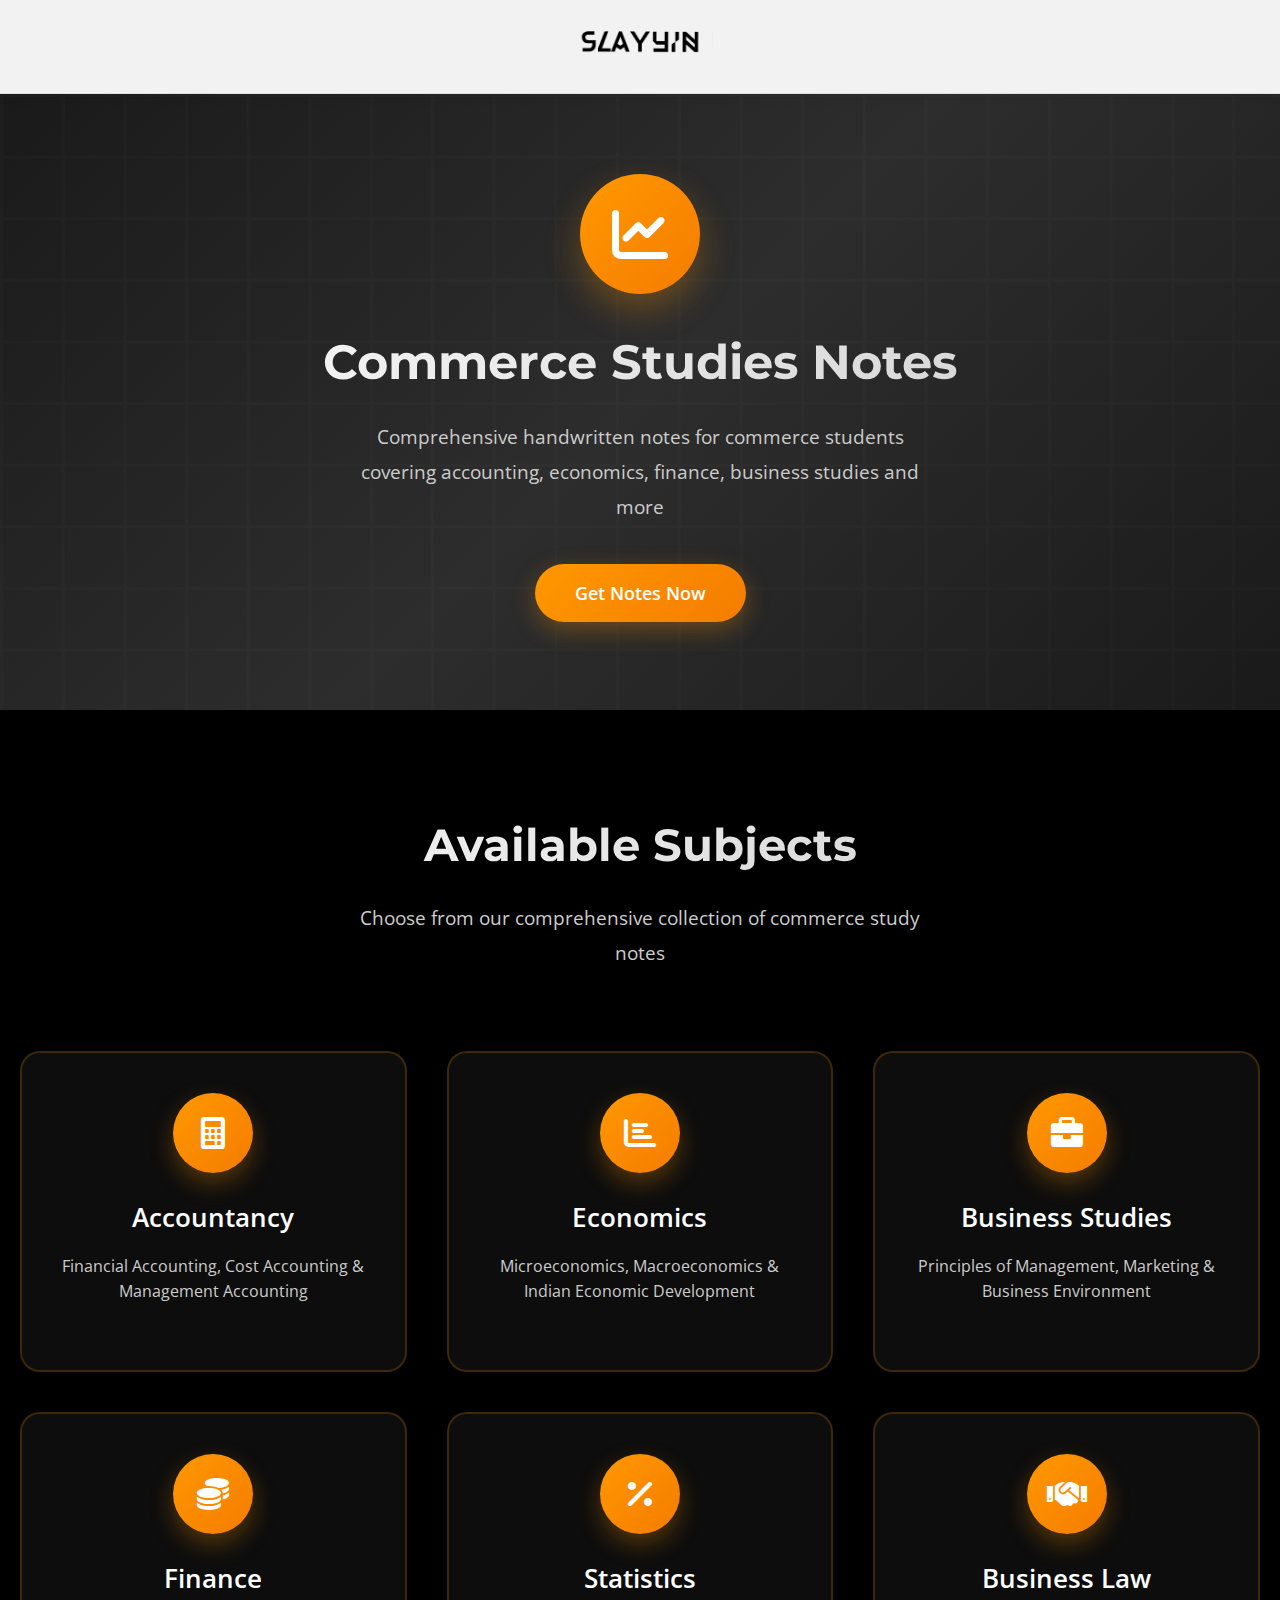
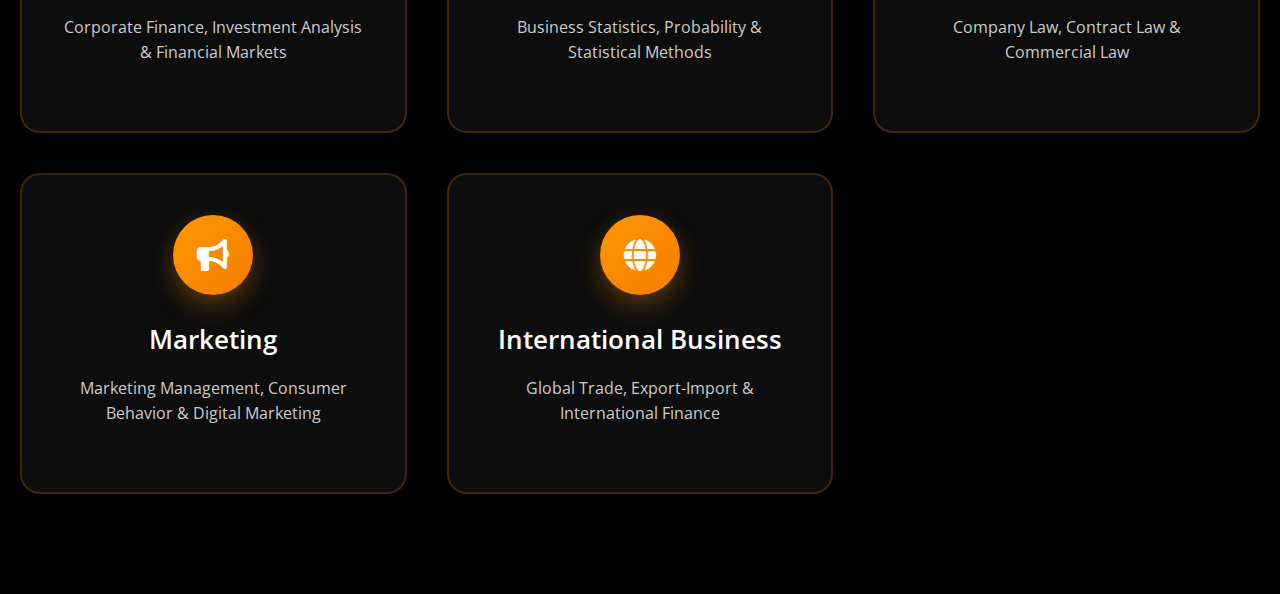
<file: notes-commerce.html>
<!DOCTYPE html>
<html lang="en">
<head>
    <meta charset="UTF-8">
    <meta name="viewport" content="width=device-width, initial-scale=1.0">
    <title>Commerce Studies Notes - Slayyin</title>
    <meta name="description" content="Comprehensive handwritten notes for commerce students including BCom, MCom, BBA covering accounting, economics, finance and more.">
    
    <link
      rel="apple-touch-icon"
      sizes="180x180"
      href="favicon_io (2)/apple-touch-icon.png"
    />
    <link
      rel="icon"
      type="image/png"
      sizes="32x32"
      href="favicon_io (2)/favicon-32x32.png"
    />
    <link
      rel="icon"
      type="image/png"
      sizes="16x16"
      href="favicon_io (2)/favicon-16x16.png"
    />
    <link rel="manifest" href="favicon_io (2)/site.webmanifest" />
    
    <link rel="stylesheet" href="https://cdnjs.cloudflare.com/ajax/libs/font-awesome/6.0.0/css/all.min.css">
    <link href="https://fonts.googleapis.com/css2?family=Montserrat:wght@300;400;500;600;700&family=Open+Sans:wght@300;400;500;600;700&display=swap" rel="stylesheet">
    <style>
        * {
            margin: 0;
            padding: 0;
            box-sizing: border-box;
        }

        body {
            font-family: 'Open Sans', sans-serif;
            background: #000;
            color: #fff;
            line-height: 1.6;
            overflow-x: hidden;
        }

        .container {
            max-width: 1400px;
            margin: 0 auto;
            padding: 0 20px;
        }

        /* Page Loader Styles */
        .page-loader {
            position: fixed;
            top: 0;
            left: 0;
            width: 100%;
            height: 100%;
            background: #fff;
            display: flex;
            flex-direction: column;
            justify-content: center;
            align-items: center;
            z-index: 9999;
            transition: opacity 0.5s ease, visibility 0.5s ease;
        }

        .page-loader.hidden {
            opacity: 0;
            visibility: hidden;
        }

        .loader-content {
            display: flex;
            flex-direction: column;
            align-items: center;
            gap: 30px;
        }

        .loader-logo {
            width: 120px;
            height: auto;
            animation: logoFloat 2s ease-in-out infinite alternate;
        }

        @keyframes logoFloat {
            0% {
                transform: translateY(0px);
            }
            100% {
                transform: translateY(-10px);
            }
        }

        .loader-spinner {
            width: 60px;
            height: 60px;
            border: 4px solid rgba(0, 0, 0, 0.1);
            border-left: 4px solid #000;
            border-radius: 50%;
            animation: spin 1s linear infinite;
        }

        .loader-text {
            color: #000;
            font-family: "Montserrat", sans-serif;
            font-size: 1.2rem;
            font-weight: 500;
            letter-spacing: 1px;
            animation: textPulse 1.5s ease-in-out infinite;
        }

        @keyframes textPulse {
            0%, 100% {
                opacity: 1;
            }
            50% {
                opacity: 0.6;
            }
        }

        .loader-progress {
            width: 200px;
            height: 4px;
            background: rgba(0, 0, 0, 0.1);
            border-radius: 2px;
            overflow: hidden;
            position: relative;
        }

        .loader-progress-bar {
            width: 0%;
            height: 100%;
            background: linear-gradient(90deg, #000, #ffcc00);
            border-radius: 2px;
            transition: width 0.3s ease;
            animation: progressGlow 2s ease-in-out infinite;
        }

        @keyframes progressGlow {
            0%, 100% {
                box-shadow: 0 0 5px rgba(0, 0, 0, 0.3);
            }
            50% {
                box-shadow: 0 0 20px rgba(255, 204, 0, 0.8);
            }
        }

        /* Mobile responsive loader */
        @media (max-width: 768px) {
            .loader-logo {
                width: 80px;
            }
            
            .loader-spinner {
                width: 40px;
                height: 40px;
                border-width: 3px;
            }
            
            .loader-text {
                font-size: 1rem;
            }
            
            .loader-progress {
                width: 150px;
                height: 3px;
            }
        }

        @media (max-width: 480px) {
            .loader-content {
                gap: 20px;
            }
            
            .loader-logo {
                width: 60px;
            }
            
            .loader-spinner {
                width: 35px;
                height: 35px;
            }
            
            .loader-text {
                font-size: 0.9rem;
            }
            
            .loader-progress {
                width: 120px;
            }
        }

        @keyframes float {
            0%, 100% { transform: translateY(0px); }
            50% { transform: translateY(-10px); }
        }

        @keyframes spin {
            0% { transform: rotate(0deg); }
            100% { transform: rotate(360deg); }
        }

        @keyframes pulse {
            0%, 100% { opacity: 1; }
            50% { opacity: 0.7; }
        }

        @keyframes progress {
            0% { width: 0%; }
            25% { width: 30%; }
            50% { width: 60%; }
            75% { width: 85%; }
            100% { width: 100%; }
        }

        /* Header - White background with black logo (non-sticky) */
        header {
            background: rgba(255, 255, 255, 0.95);
            -webkit-backdrop-filter: blur(10px);
            backdrop-filter: blur(10px);
            padding: 20px 0;
            border-bottom: 1px solid #e0e0e0;
            position: relative;
            z-index: 1000;
            box-shadow: 0 2px 10px rgba(0, 0, 0, 0.1);
        }

        .header-center {
            text-align: center;
        }

        .logo {
            height: 45px;
            width: auto;
            filter: brightness(0) invert(0);
        }

        /* Hero Section */
        .hero {
            padding: 80px 0;
            background: linear-gradient(135deg, #1a1a1a 0%, #2d2d2d 50%, #1a1a1a 100%);
            text-align: center;
            position: relative;
            overflow: hidden;
        }

        .hero::before {
            content: '';
            position: absolute;
            top: 0;
            left: 0;
            right: 0;
            bottom: 0;
            background: url('data:image/svg+xml,<svg xmlns="http://www.w3.org/2000/svg" viewBox="0 0 100 100"><defs><pattern id="grid" width="10" height="10" patternUnits="userSpaceOnUse"><path d="M 10 0 L 0 0 0 10" fill="none" stroke="rgba(255,255,255,0.05)" stroke-width="1"/></pattern></defs><rect width="100" height="100" fill="url(%23grid)"/></svg>');
            opacity: 0.3;
        }

        .hero-content {
            position: relative;
            z-index: 2;
        }

        .hero-icon {
            width: 120px;
            height: 120px;
            background: linear-gradient(135deg, #ff9800 0%, #f57c00 100%);
            border-radius: 50%;
            display: flex;
            align-items: center;
            justify-content: center;
            margin: 0 auto 30px;
            font-size: 3.5rem;
            color: #fff;
            box-shadow: 0 15px 35px rgba(255, 152, 0, 0.3);
            animation: float 3s ease-in-out infinite;
        }

        .hero h1 {
            font-size: 3rem;
            margin-bottom: 20px;
            font-family: 'Montserrat', sans-serif;
            font-weight: 700;
            background: linear-gradient(135deg, #fff 0%, #ccc 100%);
            -webkit-background-clip: text;
            -webkit-text-fill-color: transparent;
            background-clip: text;
        }

        .hero p {
            font-size: 1.2rem;
            color: #ccc;
            max-width: 600px;
            margin: 0 auto 40px;
            line-height: 1.8;
        }

        /* CTA Button */
        .cta-btn {
            display: inline-block;
            background: linear-gradient(135deg, #ff9800 0%, #f57c00 100%);
            color: #fff;
            padding: 15px 40px;
            border: none;
            border-radius: 30px;
            text-decoration: none;
            font-weight: 600;
            font-size: 1.1rem;
            transition: all 0.3s ease;
            box-shadow: 0 8px 25px rgba(255, 152, 0, 0.3);
            position: relative;
            overflow: hidden;
        }

        .cta-btn::before {
            content: '';
            position: absolute;
            top: 0;
            left: -100%;
            width: 100%;
            height: 100%;
            background: linear-gradient(90deg, transparent, rgba(255, 255, 255, 0.2), transparent);
            transition: left 0.5s;
        }

        .cta-btn:hover {
            transform: translateY(-3px);
            box-shadow: 0 15px 40px rgba(255, 152, 0, 0.4);
        }

        .cta-btn:hover::before {
            left: 100%;
        }

        /* Stats Section */
        .stats {
            padding: 80px 0;
            background: rgba(255, 152, 0, 0.1);
            border-top: 1px solid rgba(255, 152, 0, 0.2);
            border-bottom: 1px solid rgba(255, 152, 0, 0.2);
        }

        .stats-grid {
            display: grid;
            grid-template-columns: repeat(auto-fit, minmax(250px, 1fr));
            gap: 50px;
            text-align: center;
        }

        .stat-item {
            padding: 30px;
            background: rgba(255, 255, 255, 0.05);
            border-radius: 15px;
            border: 1px solid rgba(255, 152, 0, 0.2);
            transition: all 0.3s ease;
        }

        .stat-item:hover {
            transform: translateY(-5px);
            background: rgba(255, 152, 0, 0.1);
            border-color: rgba(255, 152, 0, 0.4);
        }

        .stat-icon {
            width: 60px;
            height: 60px;
            background: linear-gradient(135deg, #ff9800 0%, #f57c00 100%);
            border-radius: 50%;
            display: flex;
            align-items: center;
            justify-content: center;
            margin: 0 auto 20px;
            font-size: 1.5rem;
            color: #fff;
        }

        .stat-number {
            font-size: 2.5rem;
            font-weight: 700;
            color: #ff9800;
            margin-bottom: 10px;
            font-family: 'Montserrat', sans-serif;
        }

        .stat-label {
            font-size: 1rem;
            color: #ccc;
            font-weight: 500;
        }

        /* Subjects Section */
        .subjects {
            padding: 100px 0;
        }

        .section-title {
            text-align: center;
            font-size: 2.8rem;
            margin-bottom: 20px;
            font-family: 'Montserrat', sans-serif;
            font-weight: 700;
            background: linear-gradient(135deg, #fff 0%, #ccc 100%);
            -webkit-background-clip: text;
            -webkit-text-fill-color: transparent;
            background-clip: text;
        }

        .section-subtitle {
            text-align: center;
            font-size: 1.2rem;
            color: #ccc;
            margin-bottom: 80px;
            max-width: 600px;
            margin-left: auto;
            margin-right: auto;
            line-height: 1.8;
        }

        .subjects-grid {
            display: grid;
            grid-template-columns: repeat(auto-fit, minmax(350px, 1fr));
            gap: 40px;
        }

        .subject-card {
            background: rgba(255, 255, 255, 0.05);
            border: 2px solid rgba(255, 152, 0, 0.2);
            border-radius: 20px;
            padding: 40px;
            text-align: center;
            transition: all 0.4s ease;
            cursor: pointer;
            position: relative;
            overflow: hidden;
        }

        .subject-card::before {
            content: '';
            position: absolute;
            top: 0;
            left: 0;
            right: 0;
            bottom: 0;
            background: linear-gradient(135deg, rgba(255, 152, 0, 0.1) 0%, transparent 100%);
            opacity: 0;
            transition: opacity 0.3s ease;
        }

        .subject-card:hover::before {
            opacity: 1;
        }

        .subject-card:hover {
            transform: translateY(-10px);
            box-shadow: 0 20px 50px rgba(255, 152, 0, 0.2);
            border-color: rgba(255, 152, 0, 0.6);
            background: rgba(255, 152, 0, 0.1);
        }

        .subject-icon {
            width: 80px;
            height: 80px;
            background: linear-gradient(135deg, #ff9800 0%, #f57c00 100%);
            border-radius: 50%;
            display: flex;
            align-items: center;
            justify-content: center;
            margin: 0 auto 25px;
            font-size: 2rem;
            color: #fff;
            box-shadow: 0 10px 25px rgba(255, 152, 0, 0.3);
            position: relative;
            z-index: 2;
        }

        .subject-card h3 {
            font-size: 1.6rem;
            margin-bottom: 15px;
            font-weight: 600;
            color: #fff;
            position: relative;
            z-index: 2;
        }

        .subject-card p {
            color: #ccc;
            margin-bottom: 25px;
            line-height: 1.6;
            position: relative;
            z-index: 2;
        }

        .subject-btn {
            background: linear-gradient(135deg, #ff9800 0%, #f57c00 100%);
            color: #fff;
            border: none;
            padding: 12px 25px;
            border-radius: 20px;
            font-weight: 600;
            cursor: pointer;
            transition: all 0.3s ease;
            position: relative;
            z-index: 2;
        }

        .subject-btn:hover {
            transform: translateY(-2px);
            box-shadow: 0 8px 20px rgba(255, 152, 0, 0.4);
        }

        /* Coming Soon Modal */
        .modal {
            display: none;
            position: fixed;
            z-index: 10001;
            left: 0;
            top: 0;
            width: 100%;
            height: 100%;
            background-color: rgba(0, 0, 0, 0.8);
            animation: fadeIn 0.3s ease;
        }

        .modal-content {
            background: linear-gradient(135deg, #1a1a1a 0%, #2d2d2d 100%);
            margin: 15% auto;
            padding: 40px;
            border: 2px solid #ff9800;
            border-radius: 20px;
            width: 90%;
            max-width: 500px;
            text-align: center;
            position: relative;
            animation: slideIn 0.3s ease;
        }

        .close {
            color: #aaa;
            float: right;
            font-size: 28px;
            font-weight: bold;
            position: absolute;
            top: 15px;
            right: 25px;
            cursor: pointer;
        }

        .close:hover {
            color: #ff9800;
        }

        .modal h3 {
            color: #ff9800;
            margin-bottom: 20px;
            font-size: 1.8rem;
        }

        .modal p {
            color: #ccc;
            margin-bottom: 30px;
            line-height: 1.6;
        }

        .modal-btn {
            background: linear-gradient(135deg, #ff9800 0%, #f57c00 100%);
            color: #fff;
            border: none;
            padding: 12px 30px;
            border-radius: 25px;
            font-weight: 600;
            cursor: pointer;
            transition: all 0.3s ease;
        }

        .modal-btn:hover {
            transform: translateY(-2px);
            box-shadow: 0 8px 20px rgba(255, 152, 0, 0.4);
        }

        @keyframes fadeIn {
            from { opacity: 0; }
            to { opacity: 1; }
        }

        @keyframes slideIn {
            from { 
                opacity: 0;
                transform: translateY(-50px);
            }
            to { 
                opacity: 1;
                transform: translateY(0);
            }
        }

        /* Responsive Design */
        @media (max-width: 768px) {
            .hero {
                padding: 60px 0;
            }
            
            .hero h1 {
                font-size: 2.2rem;
            }
            
            .hero p {
                font-size: 1rem;
                padding: 0 20px;
            }
            
            .section-title {
                font-size: 2.2rem;
            }
            
            .subjects-grid {
                grid-template-columns: 1fr;
                gap: 30px;
            }
            
            .subject-card {
                padding: 30px 20px;
            }
            
            .stats-grid {
                grid-template-columns: 1fr;
                gap: 30px;
            }
            
            .modal-content {
                margin: 20% auto;
                padding: 30px 20px;
                width: 95%;
            }
        }

        @media (max-width: 480px) {
            .hero {
                padding: 50px 0;
            }
            
            .container {
                padding: 0 15px;
            }
            
            .hero-icon {
                width: 100px;
                height: 100px;
                font-size: 3rem;
            }
            
            .hero h1 {
                font-size: 1.8rem;
            }
            
            .cta-btn {
                padding: 12px 30px;
                font-size: 1rem;
            }
        }
    </style>
</head>

<body>
    <!-- Page Loader -->
    <div class="page-loader" id="pageLoader">
        <div class="loader-content">
            <img 
                src="website-logo.png" 
                alt="Slayyin Logo" 
                class="loader-logo"
            />
            <div class="loader-spinner"></div>
            <div class="loader-text">Loading...</div>
            <div class="loader-progress">
                <div class="loader-progress-bar" id="progressBar"></div>
            </div>
        </div>
    </div>

    <header>
      <div class="header-center">
        <a href="index.html">
          <img src="website-logo.png" alt="Slayyin Logo" class="logo" />
        </a>
      </div>
    </header>

    <section class="hero">
        <div class="container">
            <div class="hero-content">
                <div class="hero-icon">
                    <i class="fas fa-chart-line"></i>
                </div>
                <h1>Commerce Studies Notes</h1>
                <p>Comprehensive handwritten notes for commerce students covering accounting, economics, finance, business studies and more</p>
                <a href="#" class="cta-btn" onclick="showComingSoonMessage(event)">Get Notes Now</a>
            </div>
        </div>
    </section>



    <section class="subjects">
        <div class="container">
            <h2 class="section-title">Available Subjects</h2>
            <p class="section-subtitle">Choose from our comprehensive collection of commerce study notes</p>

            <div class="subjects-grid">
                <div class="subject-card">
                    <div class="subject-icon">
                        <i class="fas fa-calculator"></i>
                    </div>
                    <h3>Accountancy</h3>
                    <p>Financial Accounting, Cost Accounting & Management Accounting</p>
                </div>

                <div class="subject-card">
                    <div class="subject-icon">
                        <i class="fas fa-chart-bar"></i>
                    </div>
                    <h3>Economics</h3>
                    <p>Microeconomics, Macroeconomics & Indian Economic Development</p>
                </div>

                <div class="subject-card">
                    <div class="subject-icon">
                        <i class="fas fa-briefcase"></i>
                    </div>
                    <h3>Business Studies</h3>
                    <p>Principles of Management, Marketing & Business Environment</p>
                </div>

                <div class="subject-card">
                    <div class="subject-icon">
                        <i class="fas fa-coins"></i>
                    </div>
                    <h3>Finance</h3>
                    <p>Corporate Finance, Investment Analysis & Financial Markets</p>
                </div>

                <div class="subject-card">
                    <div class="subject-icon">
                        <i class="fas fa-percentage"></i>
                    </div>
                    <h3>Statistics</h3>
                    <p>Business Statistics, Probability & Statistical Methods</p>
                </div>

                <div class="subject-card">
                    <div class="subject-icon">
                        <i class="fas fa-handshake"></i>
                    </div>
                    <h3>Business Law</h3>
                    <p>Company Law, Contract Law & Commercial Law</p>
                </div>

                <div class="subject-card">
                    <div class="subject-icon">
                        <i class="fas fa-bullhorn"></i>
                    </div>
                    <h3>Marketing</h3>
                    <p>Marketing Management, Consumer Behavior & Digital Marketing</p>
                </div>

                <div class="subject-card">
                    <div class="subject-icon">
                        <i class="fas fa-globe"></i>
                    </div>
                    <h3>International Business</h3>
                    <p>Global Trade, Export-Import & International Finance</p>
                </div>
            </div>
        </div>
    </section>

    <!-- Coming Soon Modal -->
    <div id="comingSoonModal" class="modal">
        <div class="modal-content">
            <span class="close" onclick="hideComingSoonMessage()">&times;</span>
            <h3>💼 Coming Soon!</h3>
            <p>We're working hard to bring you the best handwritten notes for Commerce Studies. Stay tuned for updates!</p>
            <button class="modal-btn" onclick="hideComingSoonMessage()">Got it!</button>
        </div>
    </div>

    <script>
        // Page Loader JavaScript
        document.addEventListener('DOMContentLoaded', function() {
            const loader = document.getElementById('pageLoader');
            const progressBar = document.getElementById('progressBar');
            
            // Simulate loading progress
            let progress = 0;
            const interval = setInterval(() => {
                progress += Math.random() * 15;
                if (progress > 100) progress = 100;
                progressBar.style.width = progress + '%';
                
                if (progress >= 100) {
                    clearInterval(interval);
                    setTimeout(() => {
                        loader.classList.add('hidden');
                    }, 300);
                }
            }, 100);

            // Fallback timeout
            setTimeout(() => {
                loader.classList.add('hidden');
            }, 5000);
        });

        // Hide loader when page is fully loaded
        window.addEventListener('load', function() {
            const loader = document.getElementById('pageLoader');
            // Wait a moment then hide loader
            setTimeout(() => {
                loader.classList.add('hidden');
                // Remove loader from DOM after transition
                setTimeout(() => {
                    loader.style.display = 'none';
                }, 500);
            }, 800);
        });

        // Fallback: hide loader after maximum time
        setTimeout(() => {
            const loader = document.getElementById('pageLoader');
            if (!loader.classList.contains('hidden')) {
                clearInterval(interval);
                loader.classList.add('hidden');
                setTimeout(() => {
                    loader.style.display = 'none';
                }, 500);
            }
        }, 8000);

        // Coming soon modal functions
        function showComingSoonMessage(event) {
            event.preventDefault();
            document.getElementById('comingSoonModal').style.display = 'block';
        }

        function hideComingSoonMessage() {
            document.getElementById('comingSoonModal').style.display = 'none';
        }

        // Close modal when clicking outside of it
        window.onclick = function(event) {
            const modal = document.getElementById('comingSoonModal');
            if (event.target == modal) {
                modal.style.display = 'none';
            }
        }
    </script>
</body>
</html>
</file>
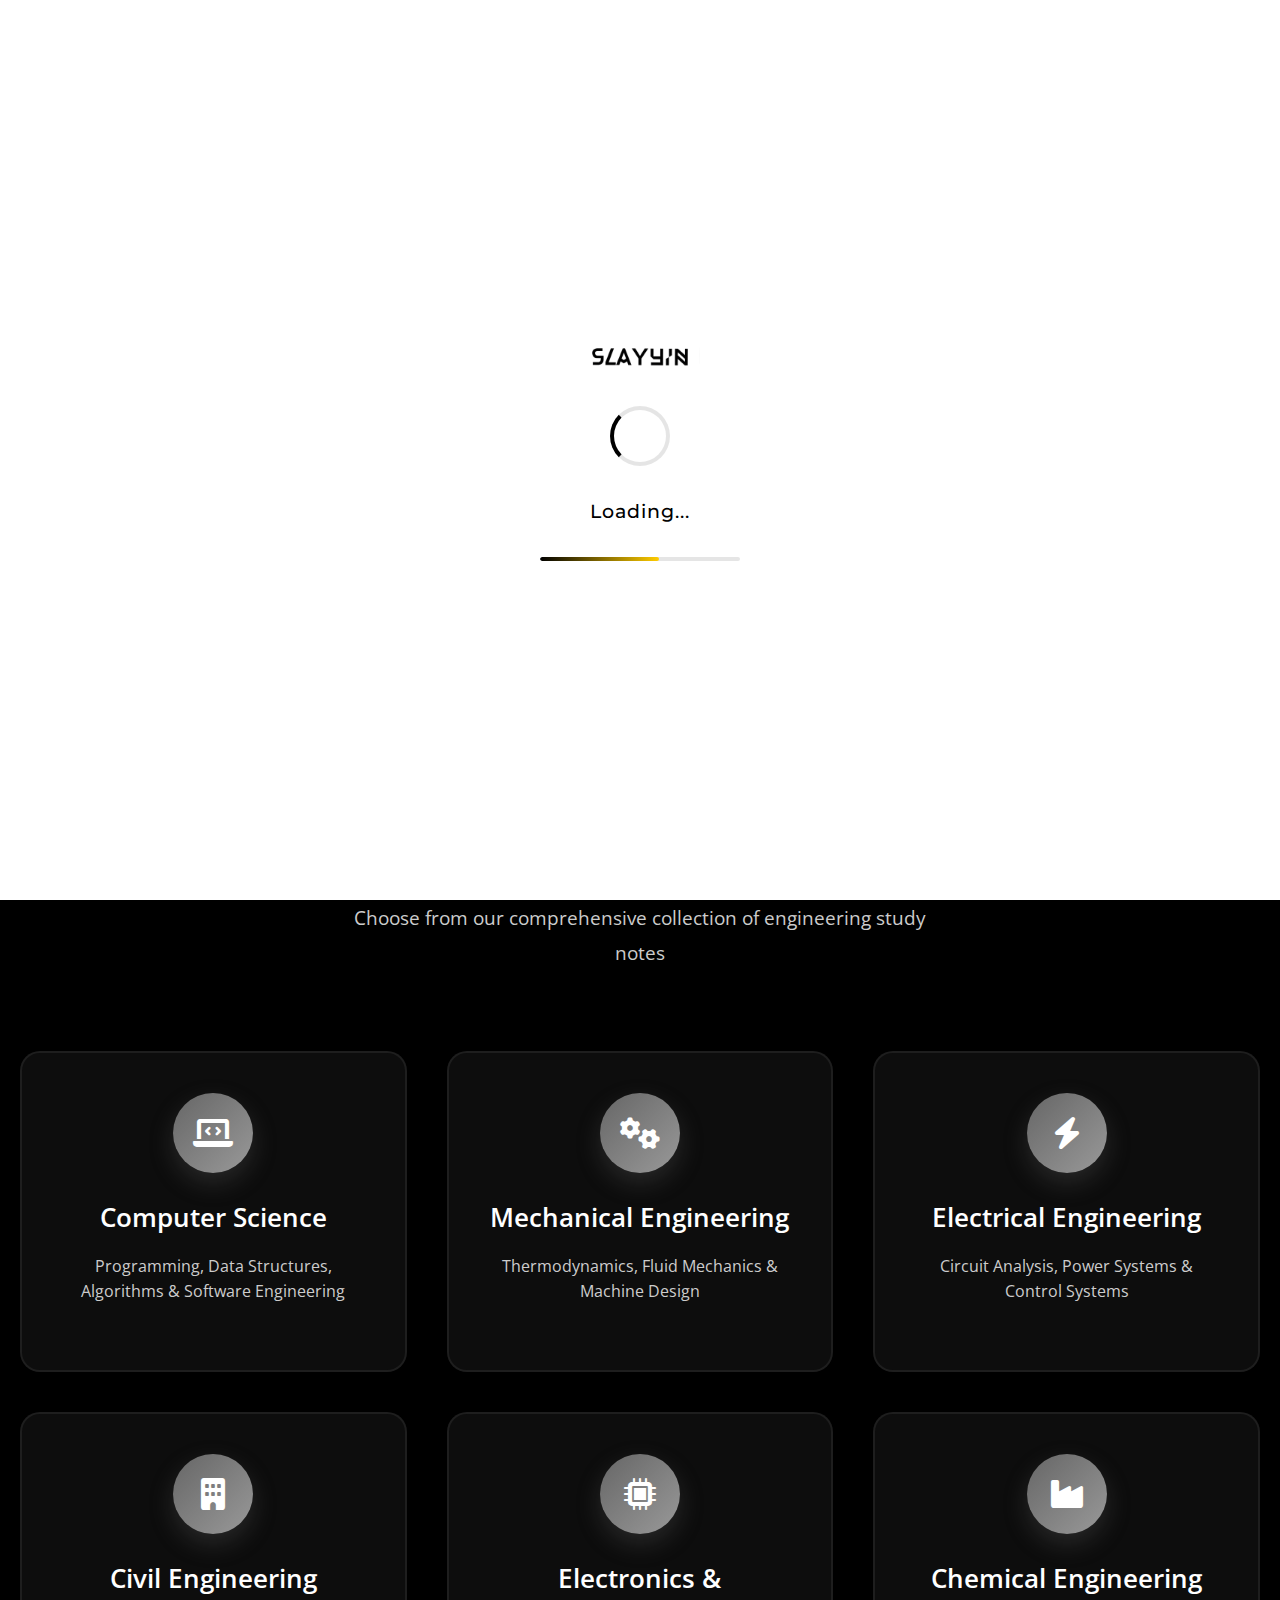
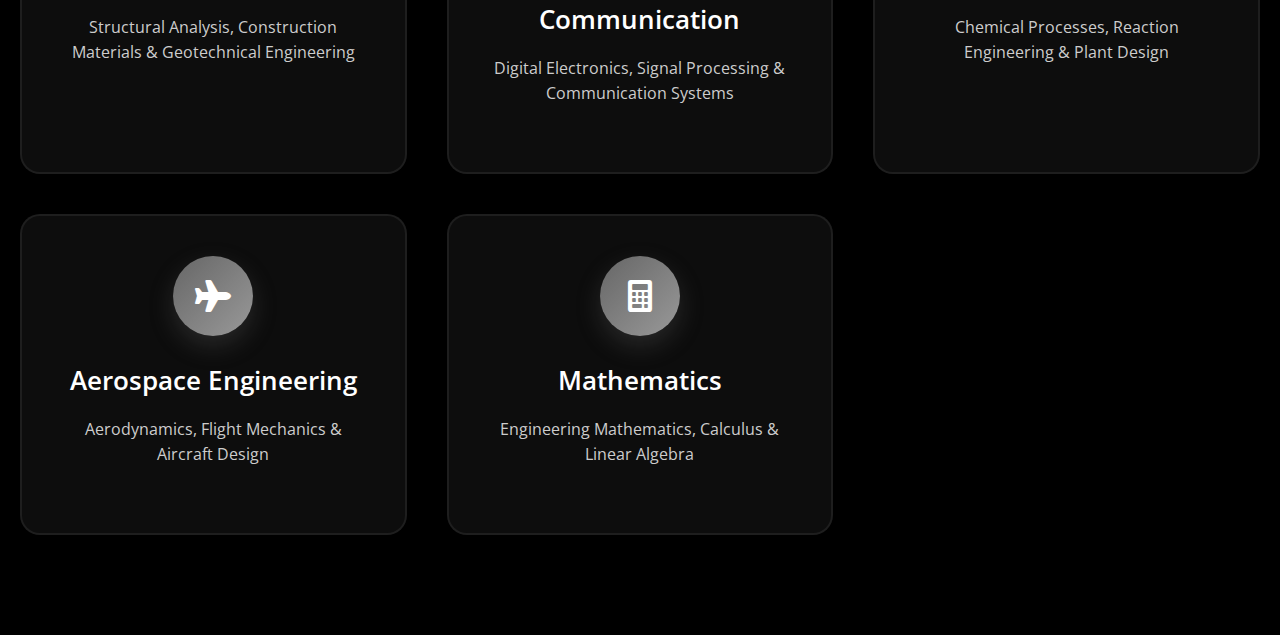
<file: notes-engineering.html>
<!DOCTYPE html>
<html lang="en">
<head>
    <meta charset="UTF-8">
    <meta name="viewport" content="width=device-width, initial-scale=1.0">
    <title>Engineering Studies Notes - Slayyin</title>
    <meta name="description" content="Comprehensive handwritten notes for engineering students including BTech, BE, Diploma covering computer science, mechanical, electrical and more.">
    
    <link
      rel="apple-touch-icon"
      sizes="180x180"
      href="favicon_io (2)/apple-touch-icon.png"
    />
    <link
      rel="icon"
      type="image/png"
      sizes="32x32"
      href="favicon_io (2)/favicon-32x32.png"
    />
    <link
      rel="icon"
      type="image/png"
      sizes="16x16"
      href="favicon_io (2)/favicon-16x16.png"
    />
    <link rel="manifest" href="favicon_io (2)/site.webmanifest" />
    
    <link rel="stylesheet" href="https://cdnjs.cloudflare.com/ajax/libs/font-awesome/6.0.0/css/all.min.css">
    <link href="https://fonts.googleapis.com/css2?family=Montserrat:wght@300;400;500;600;700&family=Open+Sans:wght@300;400;500;600;700&display=swap" rel="stylesheet">
    <style>
        * {
            margin: 0;
            padding: 0;
            box-sizing: border-box;
        }

        body {
            font-family: 'Open Sans', sans-serif;
            background: #000;
            color: #fff;
            line-height: 1.6;
            overflow-x: hidden;
        }

        .container {
            max-width: 1400px;
            margin: 0 auto;
            padding: 0 20px;
        }

        /* Page Loader Styles */
        .page-loader {
            position: fixed;
            top: 0;
            left: 0;
            width: 100%;
            height: 100%;
            background: #fff;
            display: flex;
            flex-direction: column;
            justify-content: center;
            align-items: center;
            z-index: 9999;
            transition: opacity 0.5s ease, visibility 0.5s ease;
        }

        .page-loader.hidden {
            opacity: 0;
            visibility: hidden;
        }

        .loader-content {
            display: flex;
            flex-direction: column;
            align-items: center;
            gap: 30px;
        }

        .loader-logo {
            width: 120px;
            height: auto;
            animation: logoFloat 2s ease-in-out infinite alternate;
        }

        @keyframes logoFloat {
            0% {
                transform: translateY(0px);
            }
            100% {
                transform: translateY(-10px);
            }
        }

        .loader-spinner {
            width: 60px;
            height: 60px;
            border: 4px solid rgba(0, 0, 0, 0.1);
            border-left: 4px solid #000;
            border-radius: 50%;
            animation: spin 1s linear infinite;
        }

        .loader-text {
            color: #000;
            font-family: "Montserrat", sans-serif;
            font-size: 1.2rem;
            font-weight: 500;
            letter-spacing: 1px;
            animation: textPulse 1.5s ease-in-out infinite;
        }

        @keyframes textPulse {
            0%, 100% {
                opacity: 1;
            }
            50% {
                opacity: 0.6;
            }
        }

        .loader-progress {
            width: 200px;
            height: 4px;
            background: rgba(0, 0, 0, 0.1);
            border-radius: 2px;
            overflow: hidden;
            position: relative;
        }

        .loader-progress-bar {
            width: 0%;
            height: 100%;
            background: linear-gradient(90deg, #000, #ffcc00);
            border-radius: 2px;
            transition: width 0.3s ease;
            animation: progressGlow 2s ease-in-out infinite;
        }

        @keyframes progressGlow {
            0%, 100% {
                box-shadow: 0 0 5px rgba(0, 0, 0, 0.3);
            }
            50% {
                box-shadow: 0 0 20px rgba(255, 204, 0, 0.8);
            }
        }

        /* Mobile responsive loader */
        @media (max-width: 768px) {
            .loader-logo {
                width: 80px;
            }
            
            .loader-spinner {
                width: 40px;
                height: 40px;
                border-width: 3px;
            }
            
            .loader-text {
                font-size: 1rem;
            }
            
            .loader-progress {
                width: 150px;
                height: 3px;
            }
        }

        @media (max-width: 480px) {
            .loader-content {
                gap: 20px;
            }
            
            .loader-logo {
                width: 60px;
            }
            
            .loader-spinner {
                width: 35px;
                height: 35px;
            }
            
            .loader-text {
                font-size: 0.9rem;
            }
            
            .loader-progress {
                width: 120px;
            }
        }

        @keyframes float {
            0%, 100% { transform: translateY(0px); }
            50% { transform: translateY(-10px); }
        }

        @keyframes spin {
            0% { transform: rotate(0deg); }
            100% { transform: rotate(360deg); }
        }

        @keyframes pulse {
            0%, 100% { opacity: 1; }
            50% { opacity: 0.7; }
        }

        @keyframes progress {
            0% { width: 0%; }
            25% { width: 30%; }
            50% { width: 60%; }
            75% { width: 85%; }
            100% { width: 100%; }
        }

        /* Header - White background with black logo (non-sticky) */
        header {
            background: rgba(255, 255, 255, 0.95);
            -webkit-backdrop-filter: blur(10px);
            backdrop-filter: blur(10px);
            padding: 20px 0;
            border-bottom: 1px solid #e0e0e0;
            position: relative;
            z-index: 1000;
            box-shadow: 0 2px 10px rgba(0, 0, 0, 0.1);
        }

        .header-center {
            text-align: center;
        }

        .logo {
            height: 45px;
            width: auto;
            filter: brightness(0) invert(0);
        }

        /* Hero Section */
        .hero {
            padding: 80px 0;
            background: linear-gradient(135deg, #1a1a1a 0%, #2d2d2d 50%, #1a1a1a 100%);
            text-align: center;
            position: relative;
            overflow: hidden;
        }

        .hero::before {
            content: '';
            position: absolute;
            top: 0;
            left: 0;
            right: 0;
            bottom: 0;
            background: url('data:image/svg+xml,<svg xmlns="http://www.w3.org/2000/svg" viewBox="0 0 100 100"><defs><pattern id="grid" width="10" height="10" patternUnits="userSpaceOnUse"><path d="M 10 0 L 0 0 0 10" fill="none" stroke="rgba(255,255,255,0.05)" stroke-width="1"/></pattern></defs><rect width="100" height="100" fill="url(%23grid)"/></svg>');
            opacity: 0.3;
        }

        .hero-content {
            position: relative;
            z-index: 2;
        }

        .hero-icon {
            width: 120px;
            height: 120px;
            background: linear-gradient(135deg, #666 0%, #999 100%);
            border-radius: 50%;
            display: flex;
            align-items: center;
            justify-content: center;
            margin: 0 auto 30px;
            font-size: 3.5rem;
            color: #fff;
            box-shadow: 0 15px 35px rgba(102, 102, 102, 0.3);
            animation: float 3s ease-in-out infinite;
        }

        .hero h1 {
            font-size: 3rem;
            margin-bottom: 20px;
            font-family: 'Montserrat', sans-serif;
            font-weight: 700;
            background: linear-gradient(135deg, #fff 0%, #ccc 100%);
            -webkit-background-clip: text;
            -webkit-text-fill-color: transparent;
            background-clip: text;
        }

        .hero p {
            font-size: 1.2rem;
            color: #ccc;
            max-width: 600px;
            margin: 0 auto 40px;
            line-height: 1.8;
        }

        /* CTA Button */
        .cta-btn {
            display: inline-block;
            background: linear-gradient(135deg, #666 0%, #999 100%);
            color: #fff;
            padding: 15px 40px;
            border: none;
            border-radius: 30px;
            text-decoration: none;
            font-weight: 600;
            font-size: 1.1rem;
            transition: all 0.3s ease;
            box-shadow: 0 8px 25px rgba(102, 102, 102, 0.3);
            position: relative;
            overflow: hidden;
        }

        .cta-btn::before {
            content: '';
            position: absolute;
            top: 0;
            left: -100%;
            width: 100%;
            height: 100%;
            background: linear-gradient(90deg, transparent, rgba(255, 255, 255, 0.2), transparent);
            transition: left 0.5s;
        }

        .cta-btn:hover {
            transform: translateY(-3px);
            box-shadow: 0 15px 40px rgba(102, 102, 102, 0.4);
        }

        .cta-btn:hover::before {
            left: 100%;
        }

        /* Stats Section */
        .stats {
            padding: 80px 0;
            background: rgba(102, 102, 102, 0.1);
            border-top: 1px solid rgba(102, 102, 102, 0.2);
            border-bottom: 1px solid rgba(102, 102, 102, 0.2);
        }

        .stats-grid {
            display: grid;
            grid-template-columns: repeat(auto-fit, minmax(250px, 1fr));
            gap: 50px;
            text-align: center;
        }

        .stat-item {
            padding: 30px;
            background: rgba(255, 255, 255, 0.05);
            border-radius: 15px;
            border: 1px solid rgba(102, 102, 102, 0.2);
            transition: all 0.3s ease;
        }

        .stat-item:hover {
            transform: translateY(-5px);
            background: rgba(102, 102, 102, 0.1);
            border-color: rgba(102, 102, 102, 0.4);
        }

        .stat-icon {
            width: 60px;
            height: 60px;
            background: linear-gradient(135deg, #666 0%, #999 100%);
            border-radius: 50%;
            display: flex;
            align-items: center;
            justify-content: center;
            margin: 0 auto 20px;
            font-size: 1.5rem;
            color: #fff;
        }

        .stat-number {
            font-size: 2.5rem;
            font-weight: 700;
            color: #999;
            margin-bottom: 10px;
            font-family: 'Montserrat', sans-serif;
        }

        .stat-label {
            font-size: 1rem;
            color: #ccc;
            font-weight: 500;
        }

        /* Subjects Section */
        .subjects {
            padding: 100px 0;
        }

        .section-title {
            text-align: center;
            font-size: 2.8rem;
            margin-bottom: 20px;
            font-family: 'Montserrat', sans-serif;
            font-weight: 700;
            background: linear-gradient(135deg, #fff 0%, #ccc 100%);
            -webkit-background-clip: text;
            -webkit-text-fill-color: transparent;
            background-clip: text;
        }

        .section-subtitle {
            text-align: center;
            font-size: 1.2rem;
            color: #ccc;
            margin-bottom: 80px;
            max-width: 600px;
            margin-left: auto;
            margin-right: auto;
            line-height: 1.8;
        }

        .subjects-grid {
            display: grid;
            grid-template-columns: repeat(auto-fit, minmax(350px, 1fr));
            gap: 40px;
        }

        .subject-card {
            background: rgba(255, 255, 255, 0.05);
            border: 2px solid rgba(102, 102, 102, 0.2);
            border-radius: 20px;
            padding: 40px;
            text-align: center;
            transition: all 0.4s ease;
            cursor: pointer;
            position: relative;
            overflow: hidden;
        }

        .subject-card::before {
            content: '';
            position: absolute;
            top: 0;
            left: 0;
            right: 0;
            bottom: 0;
            background: linear-gradient(135deg, rgba(102, 102, 102, 0.1) 0%, transparent 100%);
            opacity: 0;
            transition: opacity 0.3s ease;
        }

        .subject-card:hover::before {
            opacity: 1;
        }

        .subject-card:hover {
            transform: translateY(-10px);
            box-shadow: 0 20px 50px rgba(102, 102, 102, 0.2);
            border-color: rgba(102, 102, 102, 0.6);
            background: rgba(102, 102, 102, 0.1);
        }

        .subject-icon {
            width: 80px;
            height: 80px;
            background: linear-gradient(135deg, #666 0%, #999 100%);
            border-radius: 50%;
            display: flex;
            align-items: center;
            justify-content: center;
            margin: 0 auto 25px;
            font-size: 2rem;
            color: #fff;
            box-shadow: 0 10px 25px rgba(102, 102, 102, 0.3);
            position: relative;
            z-index: 2;
        }

        .subject-card h3 {
            font-size: 1.6rem;
            margin-bottom: 15px;
            font-weight: 600;
            color: #fff;
            position: relative;
            z-index: 2;
        }

        .subject-card p {
            color: #ccc;
            margin-bottom: 25px;
            line-height: 1.6;
            position: relative;
            z-index: 2;
        }

        .subject-btn {
            background: linear-gradient(135deg, #666 0%, #999 100%);
            color: #fff;
            border: none;
            padding: 12px 25px;
            border-radius: 20px;
            font-weight: 600;
            cursor: pointer;
            transition: all 0.3s ease;
            position: relative;
            z-index: 2;
        }

        .subject-btn:hover {
            transform: translateY(-2px);
            box-shadow: 0 8px 20px rgba(102, 102, 102, 0.4);
        }

        /* Coming Soon Modal */
        .modal {
            display: none;
            position: fixed;
            z-index: 10001;
            left: 0;
            top: 0;
            width: 100%;
            height: 100%;
            background-color: rgba(0, 0, 0, 0.8);
            animation: fadeIn 0.3s ease;
        }

        .modal-content {
            background: linear-gradient(135deg, #1a1a1a 0%, #2d2d2d 100%);
            margin: 15% auto;
            padding: 40px;
            border: 2px solid #999;
            border-radius: 20px;
            width: 90%;
            max-width: 500px;
            text-align: center;
            position: relative;
            animation: slideIn 0.3s ease;
        }

        .close {
            color: #aaa;
            float: right;
            font-size: 28px;
            font-weight: bold;
            position: absolute;
            top: 15px;
            right: 25px;
            cursor: pointer;
        }

        .close:hover {
            color: #999;
        }

        .modal h3 {
            color: #999;
            margin-bottom: 20px;
            font-size: 1.8rem;
        }

        .modal p {
            color: #ccc;
            margin-bottom: 30px;
            line-height: 1.6;
        }

        .modal-btn {
            background: linear-gradient(135deg, #666 0%, #999 100%);
            color: #fff;
            border: none;
            padding: 12px 30px;
            border-radius: 25px;
            font-weight: 600;
            cursor: pointer;
            transition: all 0.3s ease;
        }

        .modal-btn:hover {
            transform: translateY(-2px);
            box-shadow: 0 8px 20px rgba(102, 102, 102, 0.4);
        }

        @keyframes fadeIn {
            from { opacity: 0; }
            to { opacity: 1; }
        }

        @keyframes slideIn {
            from { 
                opacity: 0;
                transform: translateY(-50px);
            }
            to { 
                opacity: 1;
                transform: translateY(0);
            }
        }

        /* Responsive Design */
        @media (max-width: 768px) {
            .hero {
                padding: 60px 0;
            }
            
            .hero h1 {
                font-size: 2.2rem;
            }
            
            .hero p {
                font-size: 1rem;
                padding: 0 20px;
            }
            
            .section-title {
                font-size: 2.2rem;
            }
            
            .subjects-grid {
                grid-template-columns: 1fr;
                gap: 30px;
            }
            
            .subject-card {
                padding: 30px 20px;
            }
            
            .stats-grid {
                grid-template-columns: 1fr;
                gap: 30px;
            }
            
            .modal-content {
                margin: 20% auto;
                padding: 30px 20px;
                width: 95%;
            }
        }

        @media (max-width: 480px) {
            .hero {
                padding: 50px 0;
            }
            
            .container {
                padding: 0 15px;
            }
            
            .hero-icon {
                width: 100px;
                height: 100px;
                font-size: 3rem;
            }
            
            .hero h1 {
                font-size: 1.8rem;
            }
            
            .cta-btn {
                padding: 12px 30px;
                font-size: 1rem;
            }
        }
    </style>
</head>

<body>
    <!-- Page Loader -->
    <div class="page-loader" id="pageLoader">
        <div class="loader-content">
            <img 
                src="website-logo.png" 
                alt="Slayyin Logo" 
                class="loader-logo"
            />
            <div class="loader-spinner"></div>
            <div class="loader-text">Loading...</div>
            <div class="loader-progress">
                <div class="loader-progress-bar" id="progressBar"></div>
            </div>
        </div>
    </div>

    <header>
      <div class="header-center">
        <a href="index.html">
          <img src="website-logo.png" alt="Slayyin Logo" class="logo" />
        </a>
      </div>
    </header>

    <section class="hero">
        <div class="container">
            <div class="hero-content">
                <div class="hero-icon">
                    <i class="fas fa-cogs"></i>
                </div>
                <h1>Engineering Studies Notes</h1>
                <p>Comprehensive handwritten notes for engineering students covering computer science, mechanical, electrical, civil and more engineering subjects</p>
                <a href="#" class="cta-btn" onclick="showComingSoonMessage(event)">Get Notes Now</a>
            </div>
        </div>
    </section>



    <section class="subjects">
        <div class="container">
            <h2 class="section-title">Available Subjects</h2>
            <p class="section-subtitle">Choose from our comprehensive collection of engineering study notes</p>

            <div class="subjects-grid">
                <div class="subject-card">
                    <div class="subject-icon">
                        <i class="fas fa-laptop-code"></i>
                    </div>
                    <h3>Computer Science</h3>
                    <p>Programming, Data Structures, Algorithms & Software Engineering</p>
                </div>

                <div class="subject-card">
                    <div class="subject-icon">
                        <i class="fas fa-cogs"></i>
                    </div>
                    <h3>Mechanical Engineering</h3>
                    <p>Thermodynamics, Fluid Mechanics & Machine Design</p>
                </div>

                <div class="subject-card">
                    <div class="subject-icon">
                        <i class="fas fa-bolt"></i>
                    </div>
                    <h3>Electrical Engineering</h3>
                    <p>Circuit Analysis, Power Systems & Control Systems</p>
                </div>

                <div class="subject-card">
                    <div class="subject-icon">
                        <i class="fas fa-building"></i>
                    </div>
                    <h3>Civil Engineering</h3>
                    <p>Structural Analysis, Construction Materials & Geotechnical Engineering</p>
                </div>

                <div class="subject-card">
                    <div class="subject-icon">
                        <i class="fas fa-microchip"></i>
                    </div>
                    <h3>Electronics & Communication</h3>
                    <p>Digital Electronics, Signal Processing & Communication Systems</p>
                </div>

                <div class="subject-card">
                    <div class="subject-icon">
                        <i class="fas fa-industry"></i>
                    </div>
                    <h3>Chemical Engineering</h3>
                    <p>Chemical Processes, Reaction Engineering & Plant Design</p>
                </div>

                <div class="subject-card">
                    <div class="subject-icon">
                        <i class="fas fa-plane"></i>
                    </div>
                    <h3>Aerospace Engineering</h3>
                    <p>Aerodynamics, Flight Mechanics & Aircraft Design</p>
                </div>

                <div class="subject-card">
                    <div class="subject-icon">
                        <i class="fas fa-calculator"></i>
                    </div>
                    <h3>Mathematics</h3>
                    <p>Engineering Mathematics, Calculus & Linear Algebra</p>
                </div>
            </div>
        </div>
    </section>

    <!-- Coming Soon Modal -->
    <div id="comingSoonModal" class="modal">
        <div class="modal-content">
            <span class="close" onclick="hideComingSoonMessage()">&times;</span>
            <h3>⚙️ Coming Soon!</h3>
            <p>We're working hard to bring you the best handwritten notes for Engineering Studies. Stay tuned for updates!</p>
            <button class="modal-btn" onclick="hideComingSoonMessage()">Got it!</button>
        </div>
    </div>

    <script>
        // Page Loader JavaScript
        document.addEventListener('DOMContentLoaded', function() {
            const loader = document.getElementById('pageLoader');
            const progressBar = document.getElementById('progressBar');
            
            // Simulate loading progress
            let progress = 0;
            const interval = setInterval(() => {
                progress += Math.random() * 15;
                if (progress > 100) progress = 100;
                progressBar.style.width = progress + '%';
                
                if (progress >= 100) {
                    clearInterval(interval);
                    setTimeout(() => {
                        loader.classList.add('hidden');
                    }, 300);
                }
            }, 100);

            // Fallback timeout
            setTimeout(() => {
                loader.classList.add('hidden');
            }, 5000);
        });

        // Hide loader when page is fully loaded
        window.addEventListener('load', function() {
            const loader = document.getElementById('pageLoader');
            // Wait a moment then hide loader
            setTimeout(() => {
                loader.classList.add('hidden');
                // Remove loader from DOM after transition
                setTimeout(() => {
                    loader.style.display = 'none';
                }, 500);
            }, 800);
        });

        // Fallback: hide loader after maximum time
        setTimeout(() => {
            const loader = document.getElementById('pageLoader');
            if (!loader.classList.contains('hidden')) {
                clearInterval(interval);
                loader.classList.add('hidden');
                setTimeout(() => {
                    loader.style.display = 'none';
                }, 500);
            }
        }, 8000);

        // Coming soon modal functions
        function showComingSoonMessage(event) {
            event.preventDefault();
            document.getElementById('comingSoonModal').style.display = 'block';
        }

        function hideComingSoonMessage() {
            document.getElementById('comingSoonModal').style.display = 'none';
        }

        // Close modal when clicking outside of it
        window.onclick = function(event) {
            const modal = document.getElementById('comingSoonModal');
            if (event.target == modal) {
                modal.style.display = 'none';
            }
        }
    </script>
</body>
</html>
</file>
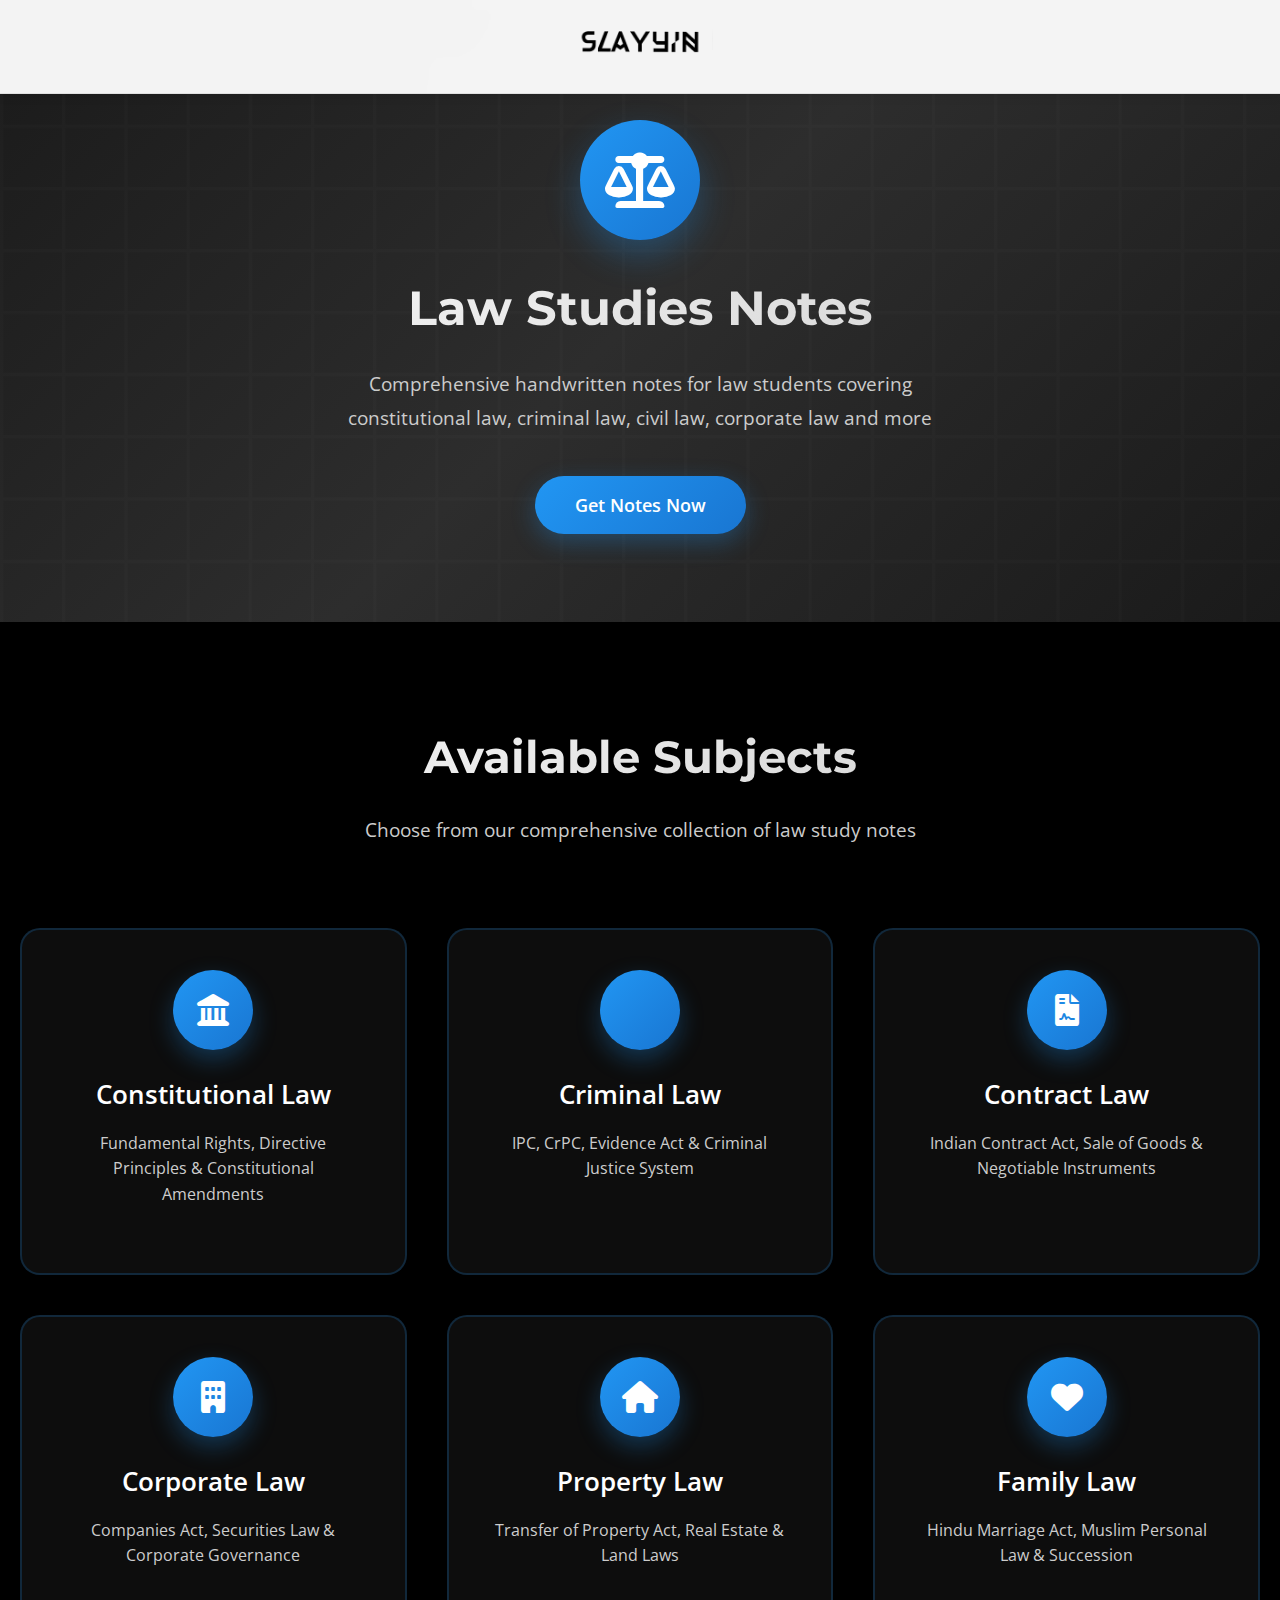
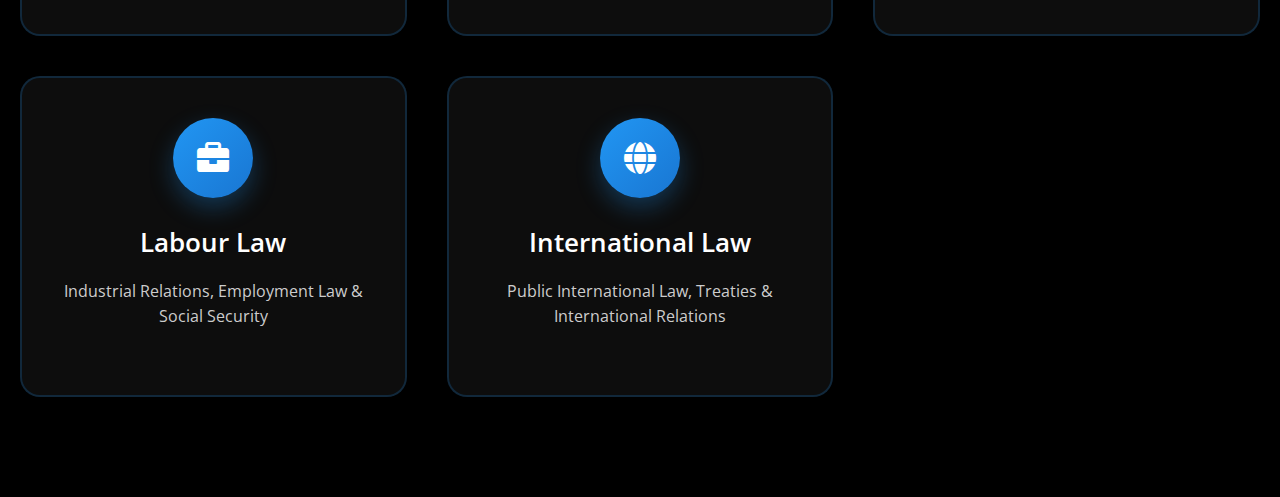
<file: notes-law.html>
<!DOCTYPE html>
<html lang="en">
<head>
    <meta charset="UTF-8">
    <meta name="viewport" content="width=device-width, initial-scale=1.0">
    <title>Law Studies Notes - Slayyin</title>
    <meta name="description" content="Comprehensive handwritten notes for law students including LLB, LLM, BA LLB covering constitutional law, criminal law, civil law and more.">
    
    <link
      rel="apple-touch-icon"
      sizes="180x180"
      href="favicon_io (2)/apple-touch-icon.png"
    />
    <link
      rel="icon"
      type="image/png"
      sizes="32x32"
      href="favicon_io (2)/favicon-32x32.png"
    />
    <link
      rel="icon"
      type="image/png"
      sizes="16x16"
      href="favicon_io (2)/favicon-16x16.png"
    />
    <link rel="manifest" href="favicon_io (2)/site.webmanifest" />
    
    <link rel="stylesheet" href="https://cdnjs.cloudflare.com/ajax/libs/font-awesome/6.0.0/css/all.min.css">
    <link href="https://fonts.googleapis.com/css2?family=Montserrat:wght@300;400;500;600;700&family=Open+Sans:wght@300;400;500;600;700&display=swap" rel="stylesheet">
    <style>
        * {
            margin: 0;
            padding: 0;
            box-sizing: border-box;
        }

        body {
            font-family: 'Open Sans', sans-serif;
            background: #000;
            color: #fff;
            line-height: 1.6;
            overflow-x: hidden;
        }

        .container {
            max-width: 1400px;
            margin: 0 auto;
            padding: 0 20px;
        }

        /* Page Loader Styles */
        .page-loader {
            position: fixed;
            top: 0;
            left: 0;
            width: 100%;
            height: 100%;
            background: #fff;
            display: flex;
            flex-direction: column;
            justify-content: center;
            align-items: center;
            z-index: 9999;
            transition: opacity 0.5s ease, visibility 0.5s ease;
        }

        .page-loader.hidden {
            opacity: 0;
            visibility: hidden;
        }

        .loader-content {
            display: flex;
            flex-direction: column;
            align-items: center;
            gap: 30px;
        }

        .loader-logo {
            width: 120px;
            height: auto;
            animation: logoFloat 2s ease-in-out infinite alternate;
        }

        @keyframes logoFloat {
            0% {
                transform: translateY(0px);
            }
            100% {
                transform: translateY(-10px);
            }
        }

        .loader-spinner {
            width: 60px;
            height: 60px;
            border: 4px solid rgba(0, 0, 0, 0.1);
            border-left: 4px solid #000;
            border-radius: 50%;
            animation: spin 1s linear infinite;
        }

        .loader-text {
            color: #000;
            font-family: "Montserrat", sans-serif;
            font-size: 1.2rem;
            font-weight: 500;
            letter-spacing: 1px;
            animation: textPulse 1.5s ease-in-out infinite;
        }

        @keyframes textPulse {
            0%, 100% {
                opacity: 1;
            }
            50% {
                opacity: 0.6;
            }
        }

        .loader-progress {
            width: 200px;
            height: 4px;
            background: rgba(0, 0, 0, 0.1);
            border-radius: 2px;
            overflow: hidden;
            position: relative;
        }

        .loader-progress-bar {
            width: 0%;
            height: 100%;
            background: linear-gradient(90deg, #000, #ffcc00);
            border-radius: 2px;
            transition: width 0.3s ease;
            animation: progressGlow 2s ease-in-out infinite;
        }

        @keyframes progressGlow {
            0%, 100% {
                box-shadow: 0 0 5px rgba(0, 0, 0, 0.3);
            }
            50% {
                box-shadow: 0 0 20px rgba(255, 204, 0, 0.8);
            }
        }

        /* Mobile responsive loader */
        @media (max-width: 768px) {
            .loader-logo {
                width: 80px;
            }
            
            .loader-spinner {
                width: 40px;
                height: 40px;
                border-width: 3px;
            }
            
            .loader-text {
                font-size: 1rem;
            }
            
            .loader-progress {
                width: 150px;
                height: 3px;
            }
        }

        @media (max-width: 480px) {
            .loader-content {
                gap: 20px;
            }
            
            .loader-logo {
                width: 60px;
            }
            
            .loader-spinner {
                width: 35px;
                height: 35px;
            }
            
            .loader-text {
                font-size: 0.9rem;
            }
            
            .loader-progress {
                width: 120px;
            }
        }

        @keyframes float {
            0%, 100% { transform: translateY(0px); }
            50% { transform: translateY(-10px); }
        }

        @keyframes spin {
            0% { transform: rotate(0deg); }
            100% { transform: rotate(360deg); }
        }

        @keyframes pulse {
            0%, 100% { opacity: 1; }
            50% { opacity: 0.7; }
        }

        @keyframes progress {
            0% { width: 0%; }
            25% { width: 30%; }
            50% { width: 60%; }
            75% { width: 85%; }
            100% { width: 100%; }
        }

        /* Header - White background with black logo */
        header {
            background: rgba(255, 255, 255, 0.95);
            -webkit-backdrop-filter: blur(10px);
            backdrop-filter: blur(10px);
            padding: 20px 0;
            border-bottom: 1px solid #e0e0e0;
            position: fixed;
            top: 0;
            left: 0;
            right: 0;
            z-index: 1000;
            box-shadow: 0 2px 10px rgba(0, 0, 0, 0.1);
        }

        .header-center {
            text-align: center;
        }

        .logo {
            height: 45px;
            width: auto;
            filter: brightness(0) invert(0);
        }

        /* Hero Section */
        .hero {
            padding: 120px 0 80px;
            background: linear-gradient(135deg, #1a1a1a 0%, #2d2d2d 50%, #1a1a1a 100%);
            text-align: center;
            position: relative;
            overflow: hidden;
        }

        .hero::before {
            content: '';
            position: absolute;
            top: 0;
            left: 0;
            right: 0;
            bottom: 0;
            background: url('data:image/svg+xml,<svg xmlns="http://www.w3.org/2000/svg" viewBox="0 0 100 100"><defs><pattern id="grid" width="10" height="10" patternUnits="userSpaceOnUse"><path d="M 10 0 L 0 0 0 10" fill="none" stroke="rgba(255,255,255,0.05)" stroke-width="1"/></pattern></defs><rect width="100" height="100" fill="url(%23grid)"/></svg>');
            opacity: 0.3;
        }

        .hero-content {
            position: relative;
            z-index: 2;
        }

        .hero-icon {
            width: 120px;
            height: 120px;
            background: linear-gradient(135deg, #2196F3 0%, #1976D2 100%);
            border-radius: 50%;
            display: flex;
            align-items: center;
            justify-content: center;
            margin: 0 auto 30px;
            font-size: 3.5rem;
            color: #fff;
            box-shadow: 0 15px 35px rgba(33, 150, 243, 0.3);
            animation: float 3s ease-in-out infinite;
        }

        .hero h1 {
            font-size: 3rem;
            margin-bottom: 20px;
            font-family: 'Montserrat', sans-serif;
            font-weight: 700;
            background: linear-gradient(135deg, #fff 0%, #ccc 100%);
            -webkit-background-clip: text;
            -webkit-text-fill-color: transparent;
            background-clip: text;
        }

        .hero p {
            font-size: 1.2rem;
            color: #ccc;
            max-width: 600px;
            margin: 0 auto 40px;
            line-height: 1.8;
        }

        /* CTA Button */
        .cta-btn {
            display: inline-block;
            background: linear-gradient(135deg, #2196F3 0%, #1976D2 100%);
            color: #fff;
            padding: 15px 40px;
            border: none;
            border-radius: 30px;
            text-decoration: none;
            font-weight: 600;
            font-size: 1.1rem;
            transition: all 0.3s ease;
            box-shadow: 0 8px 25px rgba(33, 150, 243, 0.3);
            position: relative;
            overflow: hidden;
        }

        .cta-btn::before {
            content: '';
            position: absolute;
            top: 0;
            left: -100%;
            width: 100%;
            height: 100%;
            background: linear-gradient(90deg, transparent, rgba(255, 255, 255, 0.2), transparent);
            transition: left 0.5s;
        }

        .cta-btn:hover {
            transform: translateY(-3px);
            box-shadow: 0 15px 40px rgba(33, 150, 243, 0.4);
        }

        .cta-btn:hover::before {
            left: 100%;
        }

        /* Stats Section */
        .stats {
            padding: 80px 0;
            background: rgba(33, 150, 243, 0.1);
            border-top: 1px solid rgba(33, 150, 243, 0.2);
            border-bottom: 1px solid rgba(33, 150, 243, 0.2);
        }

        .stats-grid {
            display: grid;
            grid-template-columns: repeat(auto-fit, minmax(250px, 1fr));
            gap: 50px;
            text-align: center;
        }

        .stat-item {
            padding: 30px;
            background: rgba(255, 255, 255, 0.05);
            border-radius: 15px;
            border: 1px solid rgba(33, 150, 243, 0.2);
            transition: all 0.3s ease;
        }

        .stat-item:hover {
            transform: translateY(-5px);
            background: rgba(33, 150, 243, 0.1);
            border-color: rgba(33, 150, 243, 0.4);
        }

        .stat-icon {
            width: 60px;
            height: 60px;
            background: linear-gradient(135deg, #2196F3 0%, #1976D2 100%);
            border-radius: 50%;
            display: flex;
            align-items: center;
            justify-content: center;
            margin: 0 auto 20px;
            font-size: 1.5rem;
            color: #fff;
        }

        .stat-number {
            font-size: 2.5rem;
            font-weight: 700;
            color: #2196F3;
            margin-bottom: 10px;
            font-family: 'Montserrat', sans-serif;
        }

        .stat-label {
            font-size: 1rem;
            color: #ccc;
            font-weight: 500;
        }

        /* Subjects Section */
        .subjects {
            padding: 100px 0;
        }

        .section-title {
            text-align: center;
            font-size: 2.8rem;
            margin-bottom: 20px;
            font-family: 'Montserrat', sans-serif;
            font-weight: 700;
            background: linear-gradient(135deg, #fff 0%, #ccc 100%);
            -webkit-background-clip: text;
            -webkit-text-fill-color: transparent;
            background-clip: text;
        }

        .section-subtitle {
            text-align: center;
            font-size: 1.2rem;
            color: #ccc;
            margin-bottom: 80px;
            max-width: 600px;
            margin-left: auto;
            margin-right: auto;
            line-height: 1.8;
        }

        .subjects-grid {
            display: grid;
            grid-template-columns: repeat(auto-fit, minmax(350px, 1fr));
            gap: 40px;
        }

        .subject-card {
            background: rgba(255, 255, 255, 0.05);
            border: 2px solid rgba(33, 150, 243, 0.2);
            border-radius: 20px;
            padding: 40px;
            text-align: center;
            transition: all 0.4s ease;
            cursor: pointer;
            position: relative;
            overflow: hidden;
        }

        .subject-card::before {
            content: '';
            position: absolute;
            top: 0;
            left: 0;
            right: 0;
            bottom: 0;
            background: linear-gradient(135deg, rgba(33, 150, 243, 0.1) 0%, transparent 100%);
            opacity: 0;
            transition: opacity 0.3s ease;
        }

        .subject-card:hover::before {
            opacity: 1;
        }

        .subject-card:hover {
            transform: translateY(-10px);
            box-shadow: 0 20px 50px rgba(33, 150, 243, 0.2);
            border-color: rgba(33, 150, 243, 0.6);
            background: rgba(33, 150, 243, 0.1);
        }

        .subject-icon {
            width: 80px;
            height: 80px;
            background: linear-gradient(135deg, #2196F3 0%, #1976D2 100%);
            border-radius: 50%;
            display: flex;
            align-items: center;
            justify-content: center;
            margin: 0 auto 25px;
            font-size: 2rem;
            color: #fff;
            box-shadow: 0 10px 25px rgba(33, 150, 243, 0.3);
            position: relative;
            z-index: 2;
        }

        .subject-card h3 {
            font-size: 1.6rem;
            margin-bottom: 15px;
            font-weight: 600;
            color: #fff;
            position: relative;
            z-index: 2;
        }

        .subject-card p {
            color: #ccc;
            margin-bottom: 25px;
            line-height: 1.6;
            position: relative;
            z-index: 2;
        }

        .subject-btn {
            background: linear-gradient(135deg, #2196F3 0%, #1976D2 100%);
            color: #fff;
            border: none;
            padding: 12px 25px;
            border-radius: 20px;
            font-weight: 600;
            cursor: pointer;
            transition: all 0.3s ease;
            position: relative;
            z-index: 2;
        }

        .subject-btn:hover {
            transform: translateY(-2px);
            box-shadow: 0 8px 20px rgba(33, 150, 243, 0.4);
        }

        /* Coming Soon Modal */
        .modal {
            display: none;
            position: fixed;
            z-index: 10001;
            left: 0;
            top: 0;
            width: 100%;
            height: 100%;
            background-color: rgba(0, 0, 0, 0.8);
            animation: fadeIn 0.3s ease;
        }

        .modal-content {
            background: linear-gradient(135deg, #1a1a1a 0%, #2d2d2d 100%);
            margin: 15% auto;
            padding: 40px;
            border: 2px solid #2196F3;
            border-radius: 20px;
            width: 90%;
            max-width: 500px;
            text-align: center;
            position: relative;
            animation: slideIn 0.3s ease;
        }

        .close {
            color: #aaa;
            float: right;
            font-size: 28px;
            font-weight: bold;
            position: absolute;
            top: 15px;
            right: 25px;
            cursor: pointer;
        }

        .close:hover {
            color: #2196F3;
        }

        .modal h3 {
            color: #2196F3;
            margin-bottom: 20px;
            font-size: 1.8rem;
        }

        .modal p {
            color: #ccc;
            margin-bottom: 30px;
            line-height: 1.6;
        }

        .modal-btn {
            background: linear-gradient(135deg, #2196F3 0%, #1976D2 100%);
            color: #fff;
            border: none;
            padding: 12px 30px;
            border-radius: 25px;
            font-weight: 600;
            cursor: pointer;
            transition: all 0.3s ease;
        }

        .modal-btn:hover {
            transform: translateY(-2px);
            box-shadow: 0 8px 20px rgba(33, 150, 243, 0.4);
        }

        @keyframes fadeIn {
            from { opacity: 0; }
            to { opacity: 1; }
        }

        @keyframes slideIn {
            from { 
                opacity: 0;
                transform: translateY(-50px);
            }
            to { 
                opacity: 1;
                transform: translateY(0);
            }
        }

        /* Responsive Design */
        @media (max-width: 768px) {
            .hero {
                padding: 120px 0 60px;
                margin-top: 20px;
            }
            
            .hero h1 {
                font-size: 2.2rem;
            }
            
            .hero p {
                font-size: 1rem;
                padding: 0 20px;
            }
            
            .section-title {
                font-size: 2.2rem;
            }
            
            .subjects-grid {
                grid-template-columns: 1fr;
                gap: 30px;
            }
            
            .subject-card {
                padding: 30px 20px;
            }
            
            .stats-grid {
                grid-template-columns: 1fr;
                gap: 30px;
            }
            
            .modal-content {
                margin: 20% auto;
                padding: 30px 20px;
                width: 95%;
            }
        }

        @media (max-width: 480px) {
            .hero {
                padding: 110px 0 50px;
                margin-top: 25px;
            }
            
            .container {
                padding: 0 15px;
            }
            
            .hero-icon {
                width: 100px;
                height: 100px;
                font-size: 3rem;
            }
            
            .hero h1 {
                font-size: 1.8rem;
            }
            
            .cta-btn {
                padding: 12px 30px;
                font-size: 1rem;
            }
        }
    </style>
</head>

<body>
    <!-- Page Loader -->
    <div class="page-loader" id="pageLoader">
        <div class="loader-content">
            <img 
                src="website-logo.png" 
                alt="Slayyin Logo" 
                class="loader-logo"
            />
            <div class="loader-spinner"></div>
            <div class="loader-text">Loading...</div>
            <div class="loader-progress">
                <div class="loader-progress-bar" id="progressBar"></div>
            </div>
        </div>
    </div>

    <header>
      <div class="header-center">
        <a href="index.html">
          <img src="website-logo.png" alt="Slayyin Logo" class="logo" />
        </a>
      </div>
    </header>

    <section class="hero">
        <div class="container">
            <div class="hero-content">
                <div class="hero-icon">
                    <i class="fas fa-balance-scale"></i>
                </div>
                <h1>Law Studies Notes</h1>
                <p>Comprehensive handwritten notes for law students covering constitutional law, criminal law, civil law, corporate law and more</p>
                <a href="#" class="cta-btn" onclick="showComingSoonMessage(event)">Get Notes Now</a>
            </div>
        </div>
    </section>



    <section class="subjects">
        <div class="container">
            <h2 class="section-title">Available Subjects</h2>
            <p class="section-subtitle">Choose from our comprehensive collection of law study notes</p>

            <div class="subjects-grid">
                <div class="subject-card">
                    <div class="subject-icon">
                        <i class="fas fa-landmark"></i>
                    </div>
                    <h3>Constitutional Law</h3>
                    <p>Fundamental Rights, Directive Principles & Constitutional Amendments</p>
                </div>

                <div class="subject-card">
                    <div class="subject-icon">
                        <i class="fas fa-handcuffs"></i>
                    </div>
                    <h3>Criminal Law</h3>
                    <p>IPC, CrPC, Evidence Act & Criminal Justice System</p>
                </div>

                <div class="subject-card">
                    <div class="subject-icon">
                        <i class="fas fa-file-contract"></i>
                    </div>
                    <h3>Contract Law</h3>
                    <p>Indian Contract Act, Sale of Goods & Negotiable Instruments</p>
                </div>

                <div class="subject-card">
                    <div class="subject-icon">
                        <i class="fas fa-building"></i>
                    </div>
                    <h3>Corporate Law</h3>
                    <p>Companies Act, Securities Law & Corporate Governance</p>
                </div>

                <div class="subject-card">
                    <div class="subject-icon">
                        <i class="fas fa-home"></i>
                    </div>
                    <h3>Property Law</h3>
                    <p>Transfer of Property Act, Real Estate & Land Laws</p>
                </div>

                <div class="subject-card">
                    <div class="subject-icon">
                        <i class="fas fa-heart"></i>
                    </div>
                    <h3>Family Law</h3>
                    <p>Hindu Marriage Act, Muslim Personal Law & Succession</p>
                </div>

                <div class="subject-card">
                    <div class="subject-icon">
                        <i class="fas fa-briefcase"></i>
                    </div>
                    <h3>Labour Law</h3>
                    <p>Industrial Relations, Employment Law & Social Security</p>
                </div>

                <div class="subject-card">
                    <div class="subject-icon">
                        <i class="fas fa-globe"></i>
                    </div>
                    <h3>International Law</h3>
                    <p>Public International Law, Treaties & International Relations</p>
                </div>
            </div>
        </div>
    </section>

    <!-- Coming Soon Modal -->
    <div id="comingSoonModal" class="modal">
        <div class="modal-content">
            <span class="close" onclick="closeModal()">&times;</span>
            <h3>⚖️ Coming Soon!</h3>
            <p>We're working hard to bring you the best handwritten notes for Law Studies. Stay tuned for updates!</p>
            <button class="modal-btn" onclick="closeModal()">Got it!</button>
        </div>
    </div>

    <script>
        // Page Loader JavaScript
        document.addEventListener('DOMContentLoaded', function() {
            const loader = document.getElementById('pageLoader');
            const progressBar = document.getElementById('progressBar');
            
            // Simulate loading progress
            let progress = 0;
            const interval = setInterval(() => {
                progress += Math.random() * 15;
                if (progress > 100) progress = 100;
                progressBar.style.width = progress + '%';
                
                if (progress >= 100) {
                    clearInterval(interval);
                    setTimeout(() => {
                        loader.classList.add('hidden');
                    }, 300);
                }
            }, 100);

            // Fallback timeout
            setTimeout(() => {
                loader.classList.add('hidden');
            }, 5000);
        });

        // Hide loader when page is fully loaded
        window.addEventListener('load', function() {
            const loader = document.getElementById('pageLoader');
            // Wait a moment then hide loader
            setTimeout(() => {
                loader.classList.add('hidden');
                // Remove loader from DOM after transition
                setTimeout(() => {
                    loader.style.display = 'none';
                }, 500);
            }, 800);
        });

        // Fallback: hide loader after maximum time
        setTimeout(() => {
            const loader = document.getElementById('pageLoader');
            if (!loader.classList.contains('hidden')) {
                clearInterval(interval);
                loader.classList.add('hidden');
                setTimeout(() => {
                    loader.style.display = 'none';
                }, 500);
            }
        }, 8000);

        function showComingSoonMessage(event) {
            event.preventDefault();
            document.getElementById('comingSoonModal').style.display = 'block';
        }

        function closeModal() {
            document.getElementById('comingSoonModal').style.display = 'none';
        }

        // Close modal when clicking outside
        window.onclick = function(event) {
            const modal = document.getElementById('comingSoonModal');
            if (event.target == modal) {
                modal.style.display = 'none';
            }
        }
    </script>
</body>
</html>
</file>
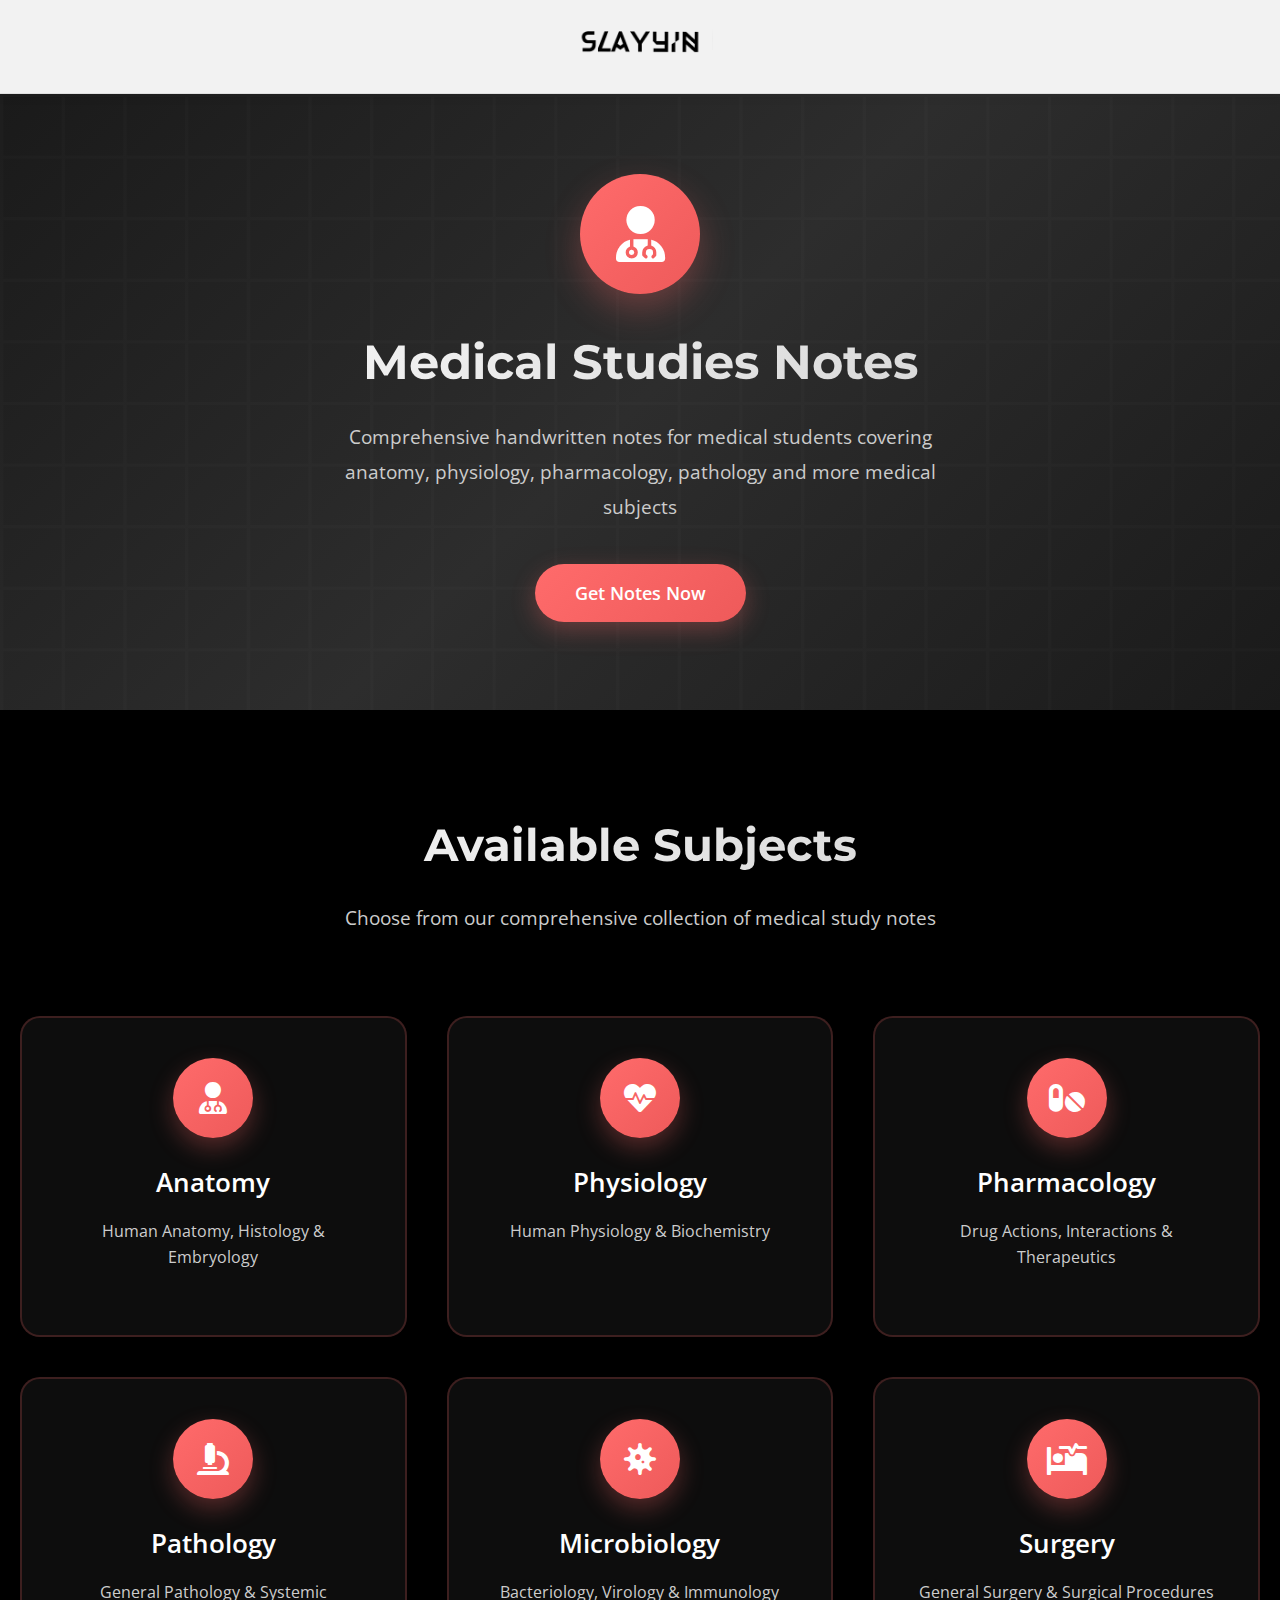
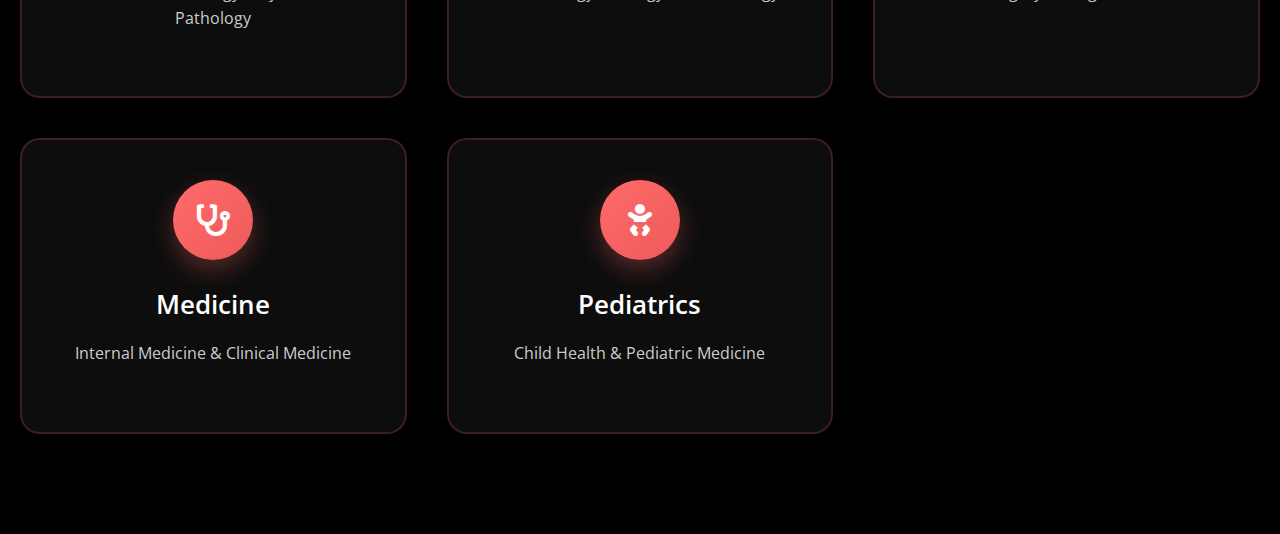
<file: notes-medical.html>
<!DOCTYPE html>
<html lang="en">
<head>
    <meta charset="UTF-8">
    <meta name="viewport" content="width=device-width, initial-scale=1.0">
    <title>Medical Studies Notes - Slayyin</title>
    <meta name="description" content="Comprehensive handwritten notes for medical students including MBBS, BDS, BAMS covering anatomy, physiology, pharmacology and more.">
    
    <link
      rel="apple-touch-icon"
      sizes="180x180"
      href="favicon_io (2)/apple-touch-icon.png"
    />
    <link
      rel="icon"
      type="image/png"
      sizes="32x32"
      href="favicon_io (2)/favicon-32x32.png"
    />
    <link
      rel="icon"
      type="image/png"
      sizes="16x16"
      href="favicon_io (2)/favicon-16x16.png"
    />
    <link rel="manifest" href="favicon_io (2)/site.webmanifest" />
    
    <link rel="stylesheet" href="https://cdnjs.cloudflare.com/ajax/libs/font-awesome/6.0.0/css/all.min.css">
    <link href="https://fonts.googleapis.com/css2?family=Montserrat:wght@300;400;500;600;700&family=Open+Sans:wght@300;400;500;600;700&display=swap" rel="stylesheet">
    <style>
        * {
            margin: 0;
            padding: 0;
            box-sizing: border-box;
        }

        body {
            font-family: 'Open Sans', sans-serif;
            background: #000;
            color: #fff;
            line-height: 1.6;
            overflow-x: hidden;
        }

        .container {
            max-width: 1400px;
            margin: 0 auto;
            padding: 0 20px;
        }

        /* Page Loader Styles */
        .page-loader {
            position: fixed;
            top: 0;
            left: 0;
            width: 100%;
            height: 100%;
            background: #fff;
            display: flex;
            flex-direction: column;
            justify-content: center;
            align-items: center;
            z-index: 9999;
            transition: opacity 0.5s ease, visibility 0.5s ease;
        }

        .page-loader.hidden {
            opacity: 0;
            visibility: hidden;
        }

        .loader-content {
            display: flex;
            flex-direction: column;
            align-items: center;
            gap: 30px;
        }

        .loader-logo {
            width: 120px;
            height: auto;
            animation: logoFloat 2s ease-in-out infinite alternate;
        }

        @keyframes logoFloat {
            0% {
                transform: translateY(0px);
            }
            100% {
                transform: translateY(-10px);
            }
        }

        .loader-spinner {
            width: 60px;
            height: 60px;
            border: 4px solid rgba(0, 0, 0, 0.1);
            border-left: 4px solid #000;
            border-radius: 50%;
            animation: spin 1s linear infinite;
        }

        .loader-text {
            color: #000;
            font-family: "Montserrat", sans-serif;
            font-size: 1.2rem;
            font-weight: 500;
            letter-spacing: 1px;
            animation: textPulse 1.5s ease-in-out infinite;
        }

        @keyframes textPulse {
            0%, 100% {
                opacity: 1;
            }
            50% {
                opacity: 0.6;
            }
        }

        .loader-progress {
            width: 200px;
            height: 4px;
            background: rgba(0, 0, 0, 0.1);
            border-radius: 2px;
            overflow: hidden;
            position: relative;
        }

        .loader-progress-bar {
            width: 0%;
            height: 100%;
            background: linear-gradient(90deg, #000, #ffcc00);
            border-radius: 2px;
            transition: width 0.3s ease;
            animation: progressGlow 2s ease-in-out infinite;
        }

        @keyframes progressGlow {
            0%, 100% {
                box-shadow: 0 0 5px rgba(0, 0, 0, 0.3);
            }
            50% {
                box-shadow: 0 0 20px rgba(255, 204, 0, 0.8);
            }
        }

        /* Mobile responsive loader */
        @media (max-width: 768px) {
            .loader-logo {
                width: 80px;
            }
            
            .loader-spinner {
                width: 40px;
                height: 40px;
                border-width: 3px;
            }
            
            .loader-text {
                font-size: 1rem;
            }
            
            .loader-progress {
                width: 150px;
                height: 3px;
            }
        }

        @media (max-width: 480px) {
            .loader-content {
                gap: 20px;
            }
            
            .loader-logo {
                width: 60px;
            }
            
            .loader-spinner {
                width: 35px;
                height: 35px;
            }
            
            .loader-text {
                font-size: 0.9rem;
            }
            
            .loader-progress {
                width: 120px;
            }
        }

        @keyframes float {
            0%, 100% { transform: translateY(0px); }
            50% { transform: translateY(-10px); }
        }

        @keyframes spin {
            0% { transform: rotate(0deg); }
            100% { transform: rotate(360deg); }
        }

        @keyframes pulse {
            0%, 100% { opacity: 1; }
            50% { opacity: 0.7; }
        }

        @keyframes progress {
            0% { width: 0%; }
            25% { width: 30%; }
            50% { width: 60%; }
            75% { width: 85%; }
            100% { width: 100%; }
        }

        /* Header - White background with black logo (non-sticky) */
        header {
            background: rgba(255, 255, 255, 0.95);
            -webkit-backdrop-filter: blur(10px);
            backdrop-filter: blur(10px);
            padding: 20px 0;
            border-bottom: 1px solid #e0e0e0;
            position: relative;
            z-index: 1000;
            box-shadow: 0 2px 10px rgba(0, 0, 0, 0.1);
        }

        .header-center {
            text-align: center;
        }

        .logo {
            height: 45px;
            width: auto;
            filter: brightness(0) invert(0);
        }

        /* Hero Section */
        .hero {
            padding: 80px 0;
            background: linear-gradient(135deg, #1a1a1a 0%, #2d2d2d 50%, #1a1a1a 100%);
            text-align: center;
            position: relative;
            overflow: hidden;
        }

        .hero::before {
            content: '';
            position: absolute;
            top: 0;
            left: 0;
            right: 0;
            bottom: 0;
            background: url('data:image/svg+xml,<svg xmlns="http://www.w3.org/2000/svg" viewBox="0 0 100 100"><defs><pattern id="grid" width="10" height="10" patternUnits="userSpaceOnUse"><path d="M 10 0 L 0 0 0 10" fill="none" stroke="rgba(255,255,255,0.05)" stroke-width="1"/></pattern></defs><rect width="100" height="100" fill="url(%23grid)"/></svg>');
            opacity: 0.3;
        }

        .hero-content {
            position: relative;
            z-index: 2;
        }

        .hero-icon {
            width: 120px;
            height: 120px;
            background: linear-gradient(135deg, #ff6b6b 0%, #ee5a5a 100%);
            border-radius: 50%;
            display: flex;
            align-items: center;
            justify-content: center;
            margin: 0 auto 30px;
            font-size: 3.5rem;
            color: #fff;
            box-shadow: 0 15px 35px rgba(255, 107, 107, 0.3);
            animation: float 3s ease-in-out infinite;
        }

        .hero h1 {
            font-size: 3rem;
            margin-bottom: 20px;
            font-family: 'Montserrat', sans-serif;
            font-weight: 700;
            background: linear-gradient(135deg, #fff 0%, #ccc 100%);
            -webkit-background-clip: text;
            -webkit-text-fill-color: transparent;
            background-clip: text;
        }

        .hero p {
            font-size: 1.2rem;
            color: #ccc;
            max-width: 600px;
            margin: 0 auto 40px;
            line-height: 1.8;
        }

        /* CTA Button */
        .cta-btn {
            display: inline-block;
            background: linear-gradient(135deg, #ff6b6b 0%, #ee5a5a 100%);
            color: #fff;
            padding: 15px 40px;
            border: none;
            border-radius: 30px;
            text-decoration: none;
            font-weight: 600;
            font-size: 1.1rem;
            transition: all 0.3s ease;
            box-shadow: 0 8px 25px rgba(255, 107, 107, 0.3);
            position: relative;
            overflow: hidden;
        }

        .cta-btn::before {
            content: '';
            position: absolute;
            top: 0;
            left: -100%;
            width: 100%;
            height: 100%;
            background: linear-gradient(90deg, transparent, rgba(255, 255, 255, 0.2), transparent);
            transition: left 0.5s;
        }

        .cta-btn:hover {
            transform: translateY(-3px);
            box-shadow: 0 15px 40px rgba(255, 107, 107, 0.4);
        }

        .cta-btn:hover::before {
            left: 100%;
        }

        /* Stats Section */
        .stats {
            padding: 80px 0;
            background: rgba(255, 107, 107, 0.1);
            border-top: 1px solid rgba(255, 107, 107, 0.2);
            border-bottom: 1px solid rgba(255, 107, 107, 0.2);
        }

        .stats-grid {
            display: grid;
            grid-template-columns: repeat(auto-fit, minmax(250px, 1fr));
            gap: 50px;
            text-align: center;
        }

        .stat-item {
            padding: 30px;
            background: rgba(255, 255, 255, 0.05);
            border-radius: 15px;
            border: 1px solid rgba(255, 107, 107, 0.2);
            transition: all 0.3s ease;
        }

        .stat-item:hover {
            transform: translateY(-5px);
            background: rgba(255, 107, 107, 0.1);
            border-color: rgba(255, 107, 107, 0.4);
        }

        .stat-icon {
            width: 60px;
            height: 60px;
            background: linear-gradient(135deg, #ff6b6b 0%, #ee5a5a 100%);
            border-radius: 50%;
            display: flex;
            align-items: center;
            justify-content: center;
            margin: 0 auto 20px;
            font-size: 1.5rem;
            color: #fff;
        }

        .stat-number {
            font-size: 2.5rem;
            font-weight: 700;
            color: #ff6b6b;
            margin-bottom: 10px;
            font-family: 'Montserrat', sans-serif;
        }

        .stat-label {
            font-size: 1rem;
            color: #ccc;
            font-weight: 500;
        }

        /* Subjects Section */
        .subjects {
            padding: 100px 0;
        }

        .section-title {
            text-align: center;
            font-size: 2.8rem;
            margin-bottom: 20px;
            font-family: 'Montserrat', sans-serif;
            font-weight: 700;
            background: linear-gradient(135deg, #fff 0%, #ccc 100%);
            -webkit-background-clip: text;
            -webkit-text-fill-color: transparent;
            background-clip: text;
        }

        .section-subtitle {
            text-align: center;
            font-size: 1.2rem;
            color: #ccc;
            margin-bottom: 80px;
            max-width: 600px;
            margin-left: auto;
            margin-right: auto;
            line-height: 1.8;
        }

        .subjects-grid {
            display: grid;
            grid-template-columns: repeat(auto-fit, minmax(350px, 1fr));
            gap: 40px;
        }

        .subject-card {
            background: rgba(255, 255, 255, 0.05);
            border: 2px solid rgba(255, 107, 107, 0.2);
            border-radius: 20px;
            padding: 40px;
            text-align: center;
            transition: all 0.4s ease;
            cursor: pointer;
            position: relative;
            overflow: hidden;
        }

        .subject-card::before {
            content: '';
            position: absolute;
            top: 0;
            left: 0;
            right: 0;
            bottom: 0;
            background: linear-gradient(135deg, rgba(255, 107, 107, 0.1) 0%, transparent 100%);
            opacity: 0;
            transition: opacity 0.3s ease;
        }

        .subject-card:hover::before {
            opacity: 1;
        }

        .subject-card:hover {
            transform: translateY(-10px);
            box-shadow: 0 20px 50px rgba(255, 107, 107, 0.2);
            border-color: rgba(255, 107, 107, 0.6);
            background: rgba(255, 107, 107, 0.1);
        }

        .subject-icon {
            width: 80px;
            height: 80px;
            background: linear-gradient(135deg, #ff6b6b 0%, #ee5a5a 100%);
            border-radius: 50%;
            display: flex;
            align-items: center;
            justify-content: center;
            margin: 0 auto 25px;
            font-size: 2rem;
            color: #fff;
            box-shadow: 0 10px 25px rgba(255, 107, 107, 0.3);
            position: relative;
            z-index: 2;
        }

        .subject-card h3 {
            font-size: 1.6rem;
            margin-bottom: 15px;
            font-weight: 600;
            color: #fff;
            position: relative;
            z-index: 2;
        }

        .subject-card p {
            color: #ccc;
            margin-bottom: 25px;
            line-height: 1.6;
            position: relative;
            z-index: 2;
        }

        .subject-btn {
            background: linear-gradient(135deg, #ff6b6b 0%, #ee5a5a 100%);
            color: #fff;
            border: none;
            padding: 12px 25px;
            border-radius: 20px;
            font-weight: 600;
            cursor: pointer;
            transition: all 0.3s ease;
            position: relative;
            z-index: 2;
        }

        .subject-btn:hover {
            transform: translateY(-2px);
            box-shadow: 0 8px 20px rgba(255, 107, 107, 0.4);
        }

        /* Coming Soon Modal */
        .modal {
            display: none;
            position: fixed;
            z-index: 10001;
            left: 0;
            top: 0;
            width: 100%;
            height: 100%;
            background-color: rgba(0, 0, 0, 0.8);
            animation: fadeIn 0.3s ease;
        }

        .modal-content {
            background: linear-gradient(135deg, #1a1a1a 0%, #2d2d2d 100%);
            margin: 15% auto;
            padding: 40px;
            border: 2px solid #ff6b6b;
            border-radius: 20px;
            width: 90%;
            max-width: 500px;
            text-align: center;
            position: relative;
            animation: slideIn 0.3s ease;
        }

        .close {
            color: #aaa;
            float: right;
            font-size: 28px;
            font-weight: bold;
            position: absolute;
            top: 15px;
            right: 25px;
            cursor: pointer;
        }

        .close:hover {
            color: #ff6b6b;
        }

        .modal h3 {
            color: #ff6b6b;
            margin-bottom: 20px;
            font-size: 1.8rem;
        }

        .modal p {
            color: #ccc;
            margin-bottom: 30px;
            line-height: 1.6;
        }

        .modal-btn {
            background: linear-gradient(135deg, #ff6b6b 0%, #ee5a5a 100%);
            color: #fff;
            border: none;
            padding: 12px 30px;
            border-radius: 25px;
            font-weight: 600;
            cursor: pointer;
            transition: all 0.3s ease;
        }

        .modal-btn:hover {
            transform: translateY(-2px);
            box-shadow: 0 8px 20px rgba(255, 107, 107, 0.4);
        }

        @keyframes fadeIn {
            from { opacity: 0; }
            to { opacity: 1; }
        }

        @keyframes slideIn {
            from { 
                opacity: 0;
                transform: translateY(-50px);
            }
            to { 
                opacity: 1;
                transform: translateY(0);
            }
        }

        /* Responsive Design */
        @media (max-width: 768px) {
            .hero {
                padding: 60px 0;
            }
            
            .hero h1 {
                font-size: 2.2rem;
            }
            
            .hero p {
                font-size: 1rem;
                padding: 0 20px;
            }
            
            .section-title {
                font-size: 2.2rem;
            }
            
            .subjects-grid {
                grid-template-columns: 1fr;
                gap: 30px;
            }
            
            .subject-card {
                padding: 30px 20px;
            }
            
            .stats-grid {
                grid-template-columns: 1fr;
                gap: 30px;
            }
            
            .modal-content {
                margin: 20% auto;
                padding: 30px 20px;
                width: 95%;
            }
        }

        @media (max-width: 480px) {
            .hero {
                padding: 50px 0;
            }
            
            .container {
                padding: 0 15px;
            }
            
            .hero-icon {
                width: 100px;
                height: 100px;
                font-size: 3rem;
            }
            
            .hero h1 {
                font-size: 1.8rem;
            }
            
            .cta-btn {
                padding: 12px 30px;
                font-size: 1rem;
            }
        }
    </style>
</head>

<body>
    <!-- Page Loader -->
    <div class="page-loader" id="pageLoader">
        <div class="loader-content">
            <img 
                src="website-logo.png" 
                alt="Slayyin Logo" 
                class="loader-logo"
            />
            <div class="loader-spinner"></div>
            <div class="loader-text">Loading...</div>
            <div class="loader-progress">
                <div class="loader-progress-bar" id="progressBar"></div>
            </div>
        </div>
    </div>

    <header>
      <div class="header-center">
        <a href="index.html">
          <img src="website-logo.png" alt="Slayyin Logo" class="logo" />
        </a>
      </div>
    </header>

    <section class="hero">
        <div class="container">
            <div class="hero-content">
                <div class="hero-icon">
                    <i class="fas fa-user-md"></i>
                </div>
                <h1>Medical Studies Notes</h1>
                <p>Comprehensive handwritten notes for medical students covering anatomy, physiology, pharmacology, pathology and more medical subjects</p>
                <a href="#" class="cta-btn" onclick="showComingSoonMessage(event)">Get Notes Now</a>
            </div>
        </div>
    </section>



    <section class="subjects">
        <div class="container">
            <h2 class="section-title">Available Subjects</h2>
            <p class="section-subtitle">Choose from our comprehensive collection of medical study notes</p>

            <div class="subjects-grid">
                <div class="subject-card">
                    <div class="subject-icon">
                        <i class="fas fa-user-md"></i>
                    </div>
                    <h3>Anatomy</h3>
                    <p>Human Anatomy, Histology & Embryology</p>
                </div>

                <div class="subject-card">
                    <div class="subject-icon">
                        <i class="fas fa-heartbeat"></i>
                    </div>
                    <h3>Physiology</h3>
                    <p>Human Physiology & Biochemistry</p>
                </div>

                <div class="subject-card">
                    <div class="subject-icon">
                        <i class="fas fa-pills"></i>
                    </div>
                    <h3>Pharmacology</h3>
                    <p>Drug Actions, Interactions & Therapeutics</p>
                </div>

                <div class="subject-card">
                    <div class="subject-icon">
                        <i class="fas fa-microscope"></i>
                    </div>
                    <h3>Pathology</h3>
                    <p>General Pathology & Systemic Pathology</p>
                </div>

                <div class="subject-card">
                    <div class="subject-icon">
                        <i class="fas fa-virus"></i>
                    </div>
                    <h3>Microbiology</h3>
                    <p>Bacteriology, Virology & Immunology</p>
                </div>

                <div class="subject-card">
                    <div class="subject-icon">
                        <i class="fas fa-procedures"></i>
                    </div>
                    <h3>Surgery</h3>
                    <p>General Surgery & Surgical Procedures</p>
                </div>

                <div class="subject-card">
                    <div class="subject-icon">
                        <i class="fas fa-stethoscope"></i>
                    </div>
                    <h3>Medicine</h3>
                    <p>Internal Medicine & Clinical Medicine</p>
                </div>

                <div class="subject-card">
                    <div class="subject-icon">
                        <i class="fas fa-baby"></i>
                    </div>
                    <h3>Pediatrics</h3>
                    <p>Child Health & Pediatric Medicine</p>
                </div>
            </div>
        </div>
    </section>

    <!-- Coming Soon Modal -->
    <div id="comingSoonModal" class="modal">
        <div class="modal-content">
            <span class="close" onclick="hideComingSoonMessage()">&times;</span>
            <h3>🩺 Coming Soon!</h3>
            <p>We're working hard to bring you the best handwritten notes for Medical Studies. Stay tuned for updates!</p>
            <button class="modal-btn" onclick="hideComingSoonMessage()">Got it!</button>
        </div>
    </div>

    <script>
        // Page Loader JavaScript
        document.addEventListener('DOMContentLoaded', function() {
            const loader = document.getElementById('pageLoader');
            const progressBar = document.getElementById('progressBar');
            
            // Simulate loading progress
            let progress = 0;
            const interval = setInterval(() => {
                progress += Math.random() * 15;
                if (progress > 100) progress = 100;
                progressBar.style.width = progress + '%';
                
                if (progress >= 100) {
                    clearInterval(interval);
                    setTimeout(() => {
                        loader.classList.add('hidden');
                    }, 300);
                }
            }, 100);

            // Fallback timeout
            setTimeout(() => {
                loader.classList.add('hidden');
            }, 5000);
        });

        // Hide loader when page is fully loaded
        window.addEventListener('load', function() {
            const loader = document.getElementById('pageLoader');
            // Wait a moment then hide loader
            setTimeout(() => {
                loader.classList.add('hidden');
                // Remove loader from DOM after transition
                setTimeout(() => {
                    loader.style.display = 'none';
                }, 500);
            }, 800);
        });

        // Fallback: hide loader after maximum time
        setTimeout(() => {
            const loader = document.getElementById('pageLoader');
            if (!loader.classList.contains('hidden')) {
                clearInterval(interval);
                loader.classList.add('hidden');
                setTimeout(() => {
                    loader.style.display = 'none';
                }, 500);
            }
        }, 8000);

        // Coming soon modal functions
        function showComingSoonMessage(event) {
            event.preventDefault();
            document.getElementById('comingSoonModal').style.display = 'block';
        }

        function hideComingSoonMessage() {
            document.getElementById('comingSoonModal').style.display = 'none';
        }

        // Close modal when clicking outside of it
        window.onclick = function(event) {
            const modal = document.getElementById('comingSoonModal');
            if (event.target == modal) {
                modal.style.display = 'none';
            }
        }
    </script>
</body>
</html>
</file>
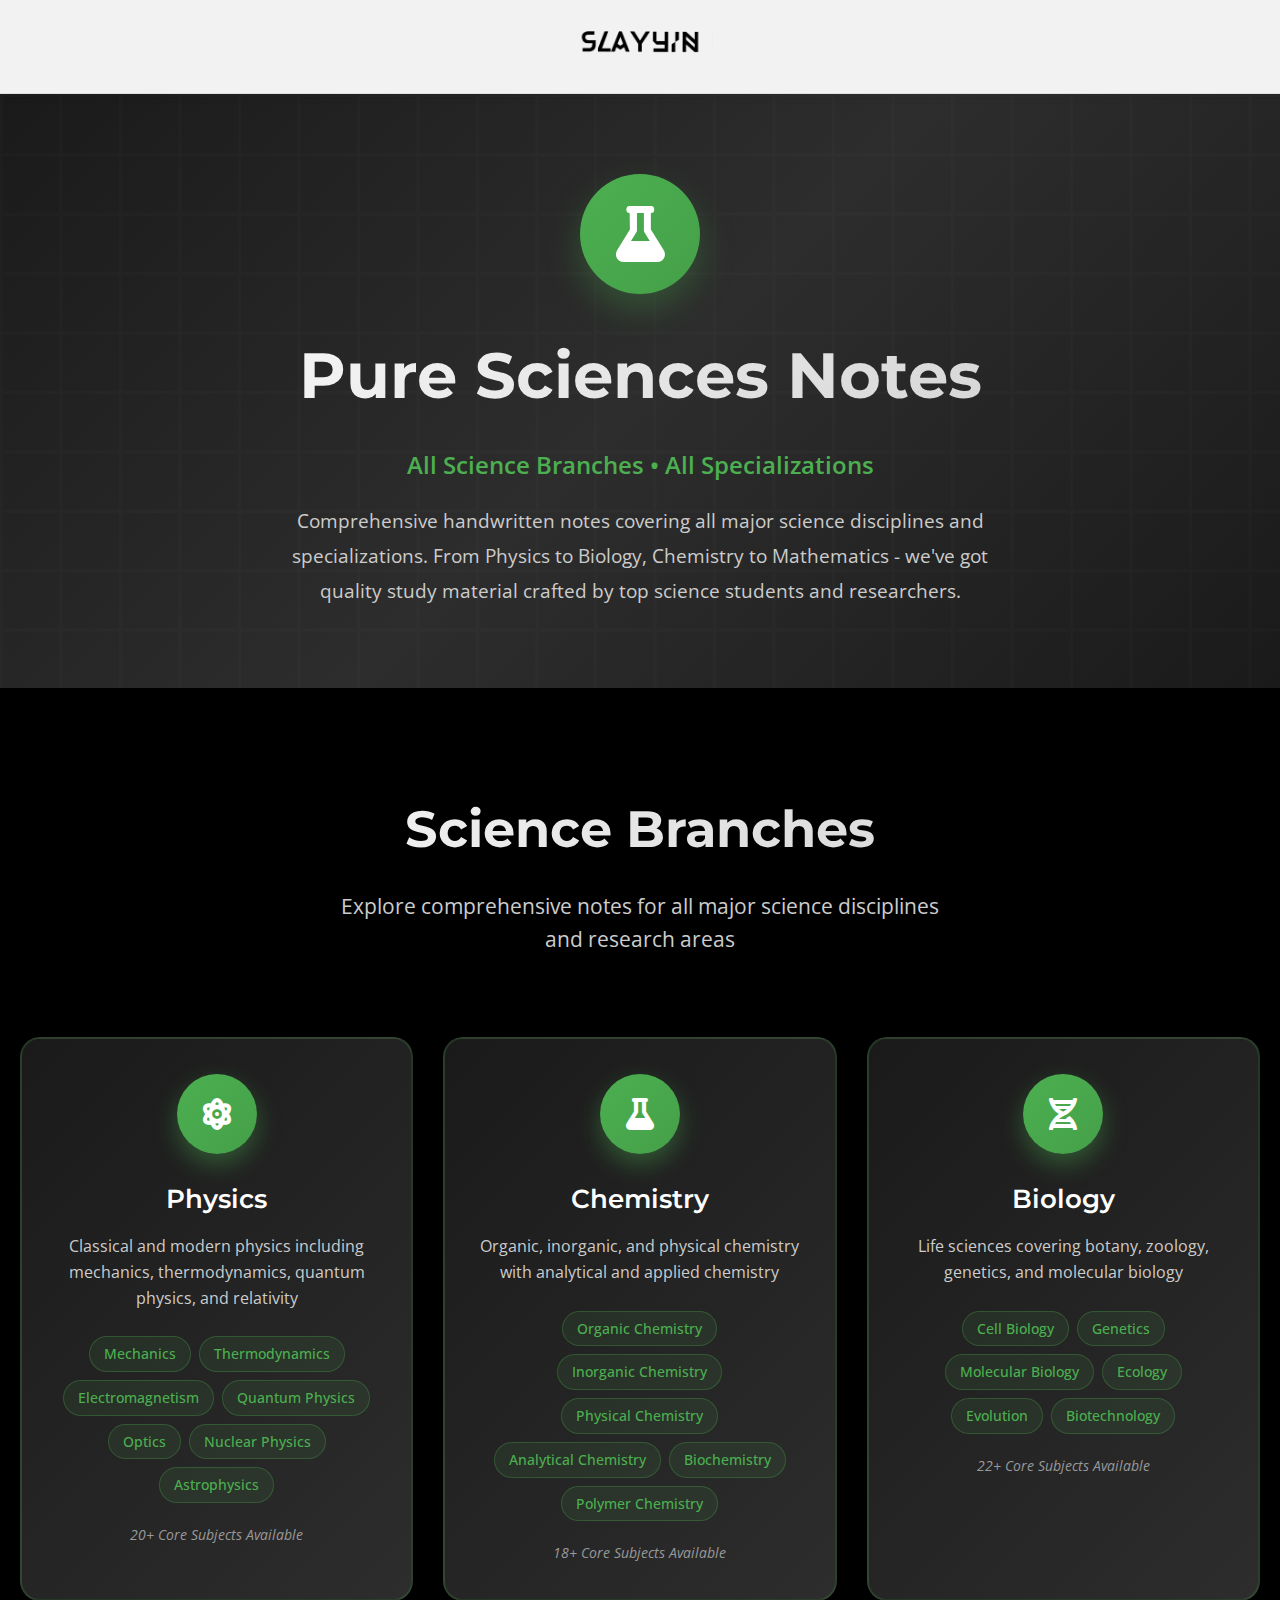
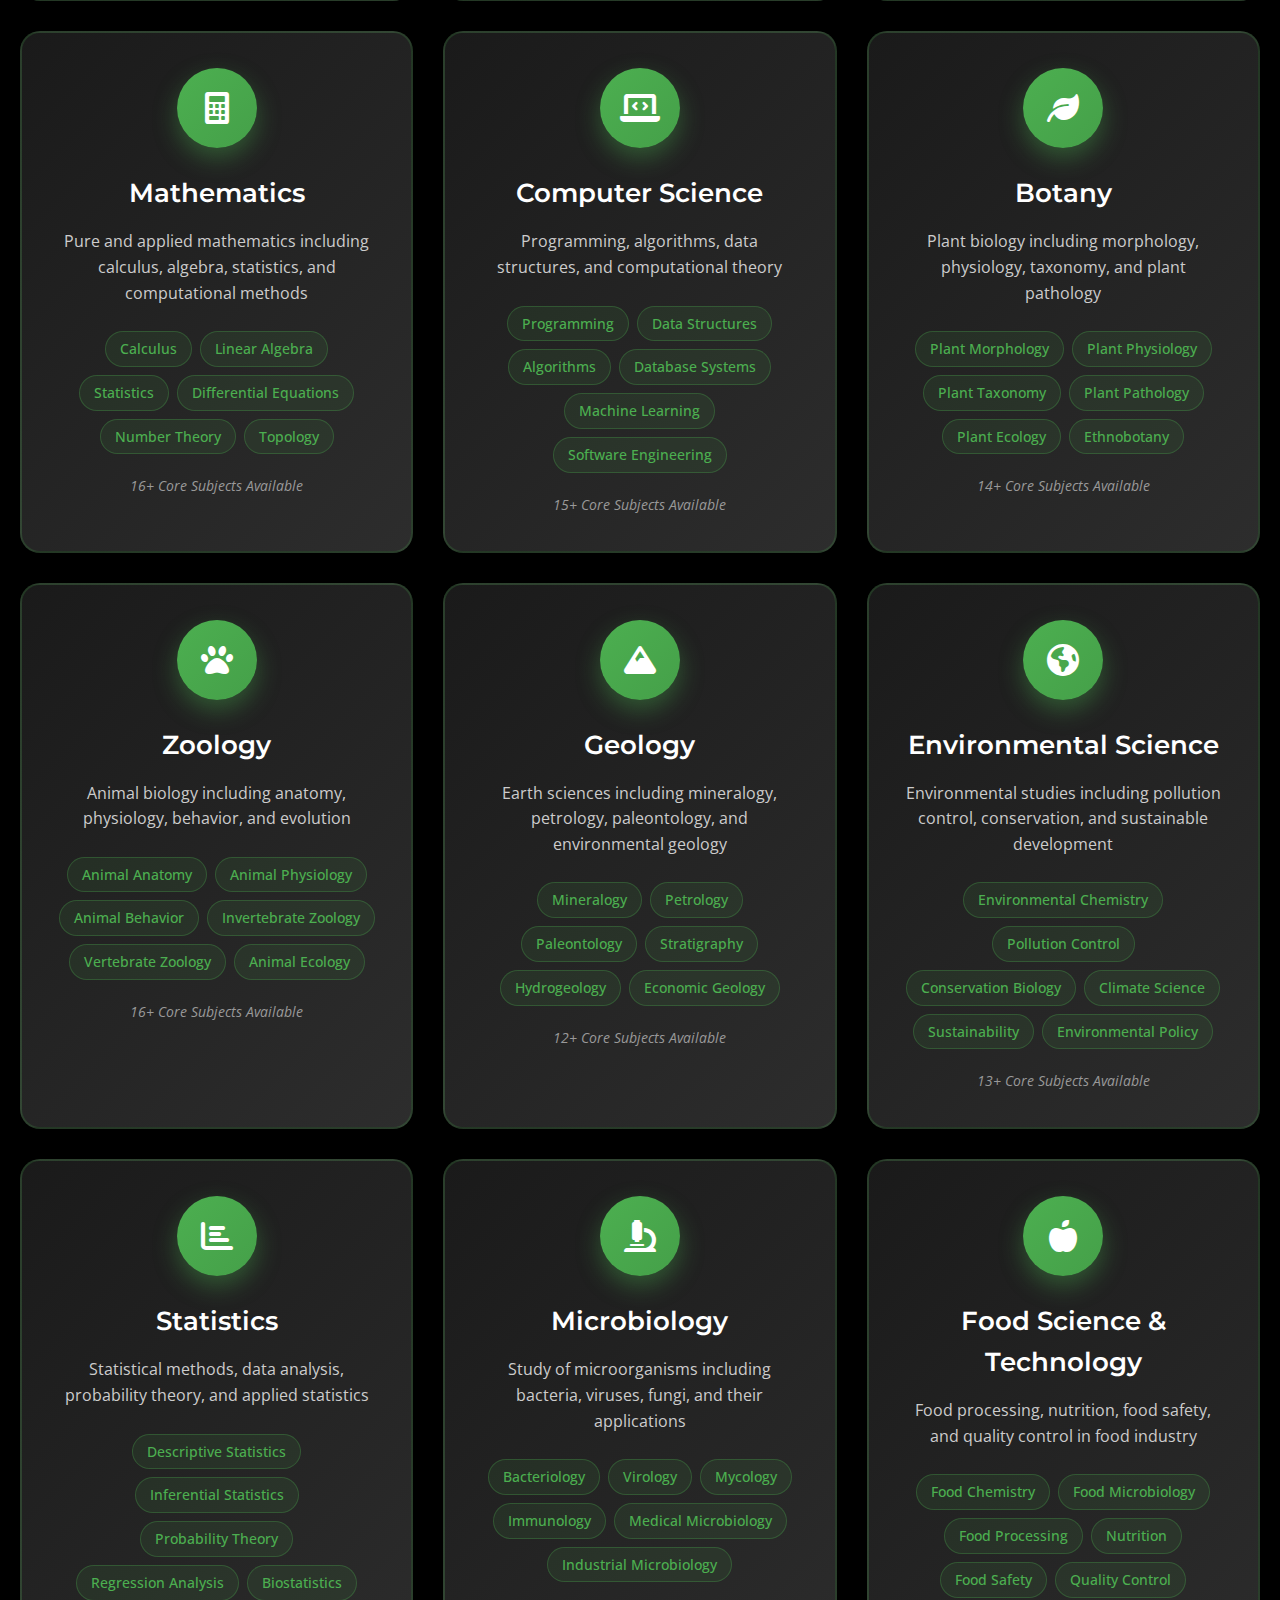
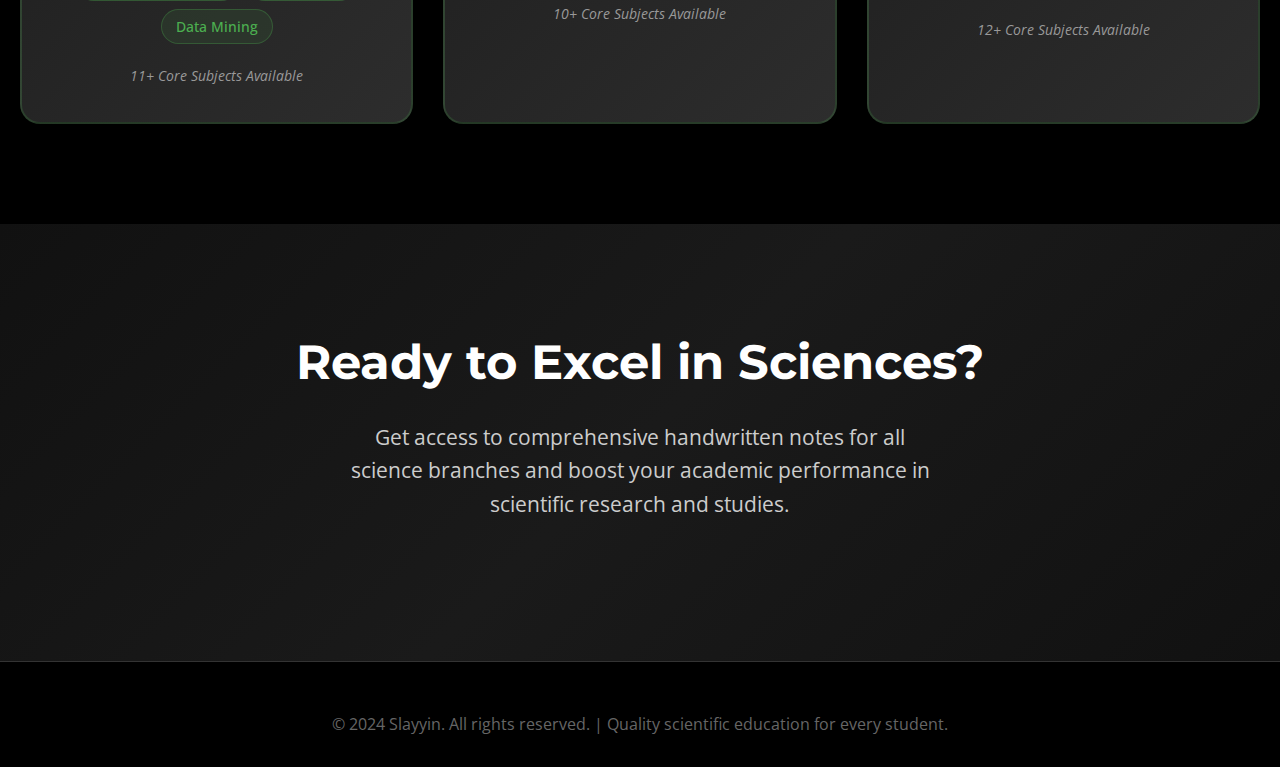
<file: notes-science.html>
<!DOCTYPE html>
<html lang="en">
<head>
    <meta charset="UTF-8">
    <meta name="viewport" content="width=device-width, initial-scale=1.0">
    <title>Pure Sciences Notes - All Branches | Slayyin</title>
    <meta name="description" content="Comprehensive handwritten notes for all science branches including Physics, Chemistry, Biology, Mathematics, Computer Science, Environmental Science, and more. Quality study material for B.Sc, M.Sc students.">
    <link rel="stylesheet" href="https://cdnjs.cloudflare.com/ajax/libs/font-awesome/6.0.0/css/all.min.css">
    <link href="https://fonts.googleapis.com/css2?family=Montserrat:wght@300;400;500;600;700&family=Open+Sans:wght@300;400;500;600;700&display=swap" rel="stylesheet">
    <style>
        * {
            margin: 0;
            padding: 0;
            box-sizing: border-box;
        }

        body {
            font-family: 'Open Sans', sans-serif;
            background: #000;
            color: #fff;
            line-height: 1.6;
            overflow-x: hidden;
        }

        .container {
            max-width: 1400px;
            margin: 0 auto;
            padding: 0 20px;
        }

        /* Page Loader Styles */
        .page-loader {
            position: fixed;
            top: 0;
            left: 0;
            width: 100%;
            height: 100%;
            background: #fff;
            display: flex;
            flex-direction: column;
            justify-content: center;
            align-items: center;
            z-index: 9999;
            transition: opacity 0.5s ease, visibility 0.5s ease;
        }

        .page-loader.hidden {
            opacity: 0;
            visibility: hidden;
        }

        .loader-content {
            display: flex;
            flex-direction: column;
            align-items: center;
            gap: 30px;
        }

        .loader-logo {
            width: 120px;
            height: auto;
            animation: logoFloat 2s ease-in-out infinite alternate;
        }

        @keyframes logoFloat {
            0% {
                transform: translateY(0px);
            }
            100% {
                transform: translateY(-10px);
            }
        }

        .loader-spinner {
            width: 60px;
            height: 60px;
            border: 4px solid rgba(0, 0, 0, 0.1);
            border-left: 4px solid #000;
            border-radius: 50%;
            animation: spin 1s linear infinite;
        }

        .loader-text {
            color: #000;
            font-family: "Montserrat", sans-serif;
            font-size: 1.2rem;
            font-weight: 500;
            letter-spacing: 1px;
            animation: textPulse 1.5s ease-in-out infinite;
        }

        @keyframes textPulse {
            0%, 100% {
                opacity: 1;
            }
            50% {
                opacity: 0.6;
            }
        }

        .loader-progress {
            width: 200px;
            height: 4px;
            background: rgba(0, 0, 0, 0.1);
            border-radius: 2px;
            overflow: hidden;
            position: relative;
        }

        .loader-progress-bar {
            width: 0%;
            height: 100%;
            background: linear-gradient(90deg, #000, #ffcc00);
            border-radius: 2px;
            transition: width 0.3s ease;
            animation: progressGlow 2s ease-in-out infinite;
        }

        @keyframes progressGlow {
            0%, 100% {
                box-shadow: 0 0 5px rgba(0, 0, 0, 0.3);
            }
            50% {
                box-shadow: 0 0 20px rgba(255, 204, 0, 0.8);
            }
        }

        /* Mobile responsive loader */
        @media (max-width: 768px) {
            .loader-logo {
                width: 80px;
            }
            
            .loader-spinner {
                width: 40px;
                height: 40px;
                border-width: 3px;
            }
            
            .loader-text {
                font-size: 1rem;
            }
            
            .loader-progress {
                width: 150px;
                height: 3px;
            }
        }

        @media (max-width: 480px) {
            .loader-content {
                gap: 20px;
            }
            
            .loader-logo {
                width: 60px;
            }
            
            .loader-spinner {
                width: 35px;
                height: 35px;
            }
            
            .loader-text {
                font-size: 0.9rem;
            }
            
            .loader-progress {
                width: 120px;
            }
        }

        @keyframes float {
            0%, 100% { transform: translateY(0px); }
            50% { transform: translateY(-10px); }
        }

        @keyframes spin {
            0% { transform: rotate(0deg); }
            100% { transform: rotate(360deg); }
        }

        @keyframes pulse {
            0%, 100% { opacity: 1; }
            50% { opacity: 0.7; }
        }

        @keyframes progress {
            0% { width: 0%; }
            25% { width: 30%; }
            50% { width: 60%; }
            75% { width: 85%; }
            100% { width: 100%; }
        }

        /* Header - White background with black logo (non-sticky) */
        header {
            background: rgba(255, 255, 255, 0.95);
            -webkit-backdrop-filter: blur(10px);
            backdrop-filter: blur(10px);
            padding: 20px 0;
            border-bottom: 1px solid #e0e0e0;
            position: relative;
            z-index: 1000;
            box-shadow: 0 2px 10px rgba(0, 0, 0, 0.1);
        }

        .header-center {
            text-align: center;
        }

        .logo {
            height: 45px;
            width: auto;
            filter: brightness(0) invert(0);
        }

        /* Hero Section */
        .hero {
            padding: 80px 0;
            background: linear-gradient(135deg, #1a1a1a 0%, #2d2d2d 50%, #1a1a1a 100%);
            text-align: center;
            position: relative;
            overflow: hidden;
        }

        .hero::before {
            content: '';
            position: absolute;
            top: 0;
            left: 0;
            right: 0;
            bottom: 0;
            background: url('data:image/svg+xml,<svg xmlns="http://www.w3.org/2000/svg" viewBox="0 0 100 100"><defs><pattern id="grid" width="10" height="10" patternUnits="userSpaceOnUse"><path d="M 10 0 L 0 0 0 10" fill="none" stroke="rgba(255,255,255,0.05)" stroke-width="1"/></pattern></defs><rect width="100" height="100" fill="url(%23grid)"/></svg>');
            opacity: 0.3;
        }

        .hero-content {
            position: relative;
            z-index: 2;
        }

        .hero-icon {
            width: 120px;
            height: 120px;
            background: linear-gradient(135deg, #4CAF50 0%, #45a049 100%);
            border-radius: 50%;
            display: flex;
            align-items: center;
            justify-content: center;
            margin: 0 auto 30px;
            font-size: 3.5rem;
            color: #fff;
            box-shadow: 0 15px 35px rgba(76, 175, 80, 0.3);
            animation: float 3s ease-in-out infinite;
        }

        .hero h1 {
            font-size: clamp(2.5rem, 5vw, 4rem);
            margin-bottom: 20px;
            font-family: 'Montserrat', sans-serif;
            font-weight: 700;
            background: linear-gradient(135deg, #fff 0%, #ccc 100%);
            -webkit-background-clip: text;
            -webkit-text-fill-color: transparent;
            background-clip: text;
        }

        .hero-subtitle {
            font-size: 1.5rem;
            color: #4CAF50;
            margin-bottom: 20px;
            font-weight: 600;
        }

        .hero p {
            font-size: 1.2rem;
            color: #ccc;
            max-width: 700px;
            margin: 0 auto;
            line-height: 1.8;
        }

        /* Stats Section */
        .stats {
            padding: 80px 0;
            background: linear-gradient(135deg, #111 0%, #222 100%);
        }

        .stats-grid {
            display: grid;
            grid-template-columns: repeat(auto-fit, minmax(200px, 1fr));
            gap: 40px;
            text-align: center;
        }

        .stat-item {
            padding: 30px 20px;
            background: rgba(76, 175, 80, 0.1);
            border-radius: 15px;
            border: 1px solid rgba(76, 175, 80, 0.2);
            transition: all 0.3s ease;
        }

        .stat-item:hover {
            transform: translateY(-5px);
            background: rgba(76, 175, 80, 0.15);
            box-shadow: 0 15px 35px rgba(76, 175, 80, 0.2);
        }

        .stat-number {
            font-size: 2.8rem;
            font-weight: 700;
            color: #4CAF50;
            margin-bottom: 10px;
            font-family: 'Montserrat', sans-serif;
        }

        .stat-label {
            font-size: 1.1rem;
            color: #ccc;
            font-weight: 500;
        }

        /* Branches Section */
        .branches {
            padding: 100px 0;
            background: #000;
        }

        .section-header {
            text-align: center;
            margin-bottom: 80px;
        }

        .section-title {
            font-size: clamp(2.5rem, 4vw, 3.5rem);
            margin-bottom: 20px;
            font-family: 'Montserrat', sans-serif;
            font-weight: 700;
            background: linear-gradient(135deg, #fff 0%, #ccc 100%);
            -webkit-background-clip: text;
            -webkit-text-fill-color: transparent;
            background-clip: text;
        }

        .section-subtitle {
            font-size: 1.3rem;
            color: #ccc;
            max-width: 600px;
            margin: 0 auto;
            line-height: 1.6;
        }

        .branches-grid {
            display: grid;
            grid-template-columns: repeat(auto-fit, minmax(380px, 1fr));
            gap: 30px;
        }

        .branch-card {
            background: linear-gradient(135deg, #1a1a1a 0%, #2d2d2d 100%);
            border: 2px solid rgba(76, 175, 80, 0.2);
            border-radius: 20px;
            padding: 35px;
            text-align: center;
            transition: all 0.4s ease;
            cursor: pointer;
            position: relative;
            overflow: hidden;
        }

        .branch-card::before {
            content: '';
            position: absolute;
            top: 0;
            left: -100%;
            width: 100%;
            height: 100%;
            background: linear-gradient(90deg, transparent, rgba(76, 175, 80, 0.1), transparent);
            transition: all 0.6s ease;
        }

        .branch-card:hover::before {
            left: 100%;
        }

        .branch-card:hover {
            transform: translateY(-8px);
            box-shadow: 0 20px 40px rgba(76, 175, 80, 0.3);
            border-color: #4CAF50;
            background: linear-gradient(135deg, #2d2d2d 0%, #3d3d3d 100%);
        }

        .branch-icon {
            width: 80px;
            height: 80px;
            background: linear-gradient(135deg, #4CAF50 0%, #45a049 100%);
            border-radius: 50%;
            display: flex;
            align-items: center;
            justify-content: center;
            margin: 0 auto 25px;
            font-size: 2rem;
            color: #fff;
            box-shadow: 0 10px 25px rgba(76, 175, 80, 0.4);
            transition: all 0.3s ease;
        }

        .branch-card:hover .branch-icon {
            transform: scale(1.1);
            box-shadow: 0 15px 35px rgba(76, 175, 80, 0.6);
        }

        .branch-card h3 {
            font-size: 1.6rem;
            margin-bottom: 15px;
            font-weight: 600;
            font-family: 'Montserrat', sans-serif;
        }

        .branch-description {
            color: #ccc;
            margin-bottom: 25px;
            font-size: 1rem;
            line-height: 1.6;
        }

        .specializations {
            display: flex;
            flex-wrap: wrap;
            gap: 8px;
            justify-content: center;
            margin-bottom: 20px;
        }

        .specialization-tag {
            background: rgba(76, 175, 80, 0.1);
            color: #4CAF50;
            padding: 6px 14px;
            border-radius: 20px;
            font-size: 0.85rem;
            border: 1px solid rgba(76, 175, 80, 0.3);
            font-weight: 500;
            transition: all 0.3s ease;
        }

        .branch-card:hover .specialization-tag {
            background: rgba(76, 175, 80, 0.2);
            border-color: #4CAF50;
        }

        .subjects-count {
            color: #999;
            font-size: 0.9rem;
            font-style: italic;
        }

        /* CTA Section */
        .cta-section {
            padding: 100px 0;
            background: linear-gradient(135deg, #111 0%, #1a1a1a 50%, #111 100%);
            text-align: center;
            position: relative;
        }

        .cta-content h2 {
            font-size: clamp(2rem, 4vw, 3rem);
            margin-bottom: 20px;
            font-family: 'Montserrat', sans-serif;
            font-weight: 700;
        }

        .cta-content p {
            font-size: 1.3rem;
            color: #ccc;
            margin-bottom: 40px;
            max-width: 600px;
            margin-left: auto;
            margin-right: auto;
            line-height: 1.6;
        }

        .cta-btn {
            background: linear-gradient(135deg, #4CAF50 0%, #45a049 100%);
            color: #fff;
            padding: 18px 50px;
            border: none;
            border-radius: 50px;
            font-size: 1.2rem;
            font-weight: 700;
            text-decoration: none;
            display: inline-block;
            transition: all 0.3s ease;
            cursor: pointer;
            text-transform: uppercase;
            letter-spacing: 1px;
            box-shadow: 0 10px 25px rgba(76, 175, 80, 0.4);
        }

        .cta-btn:hover {
            transform: translateY(-3px);
            box-shadow: 0 15px 35px rgba(76, 175, 80, 0.6);
        }

        /* Footer */
        .footer {
            background: #000;
            padding: 50px 0 30px;
            border-top: 1px solid #333;
            text-align: center;
        }

        .footer p {
            color: #666;
            font-size: 1rem;
        }

        /* Responsive */
        @media (max-width: 1024px) {
            .branches-grid {
                grid-template-columns: repeat(2, 1fr);
                gap: 25px;
            }
            
            .branch-card {
                padding: 30px 25px;
            }
        }

        @media (max-width: 768px) {
            .header {
                padding: 15px 0;
            }
            
            .header-content {
                flex-wrap: wrap;
                gap: 15px;
            }
            
            .back-btn {
                font-size: 0.9rem;
                padding: 8px 15px;
            }

            .hero {
                padding: 60px 0;
            }
            
            .hero h1 {
                font-size: clamp(2rem, 6vw, 3rem);
            }
            
            .hero-subtitle {
                font-size: 1.2rem;
            }
            
            .hero p {
                font-size: 1rem;
                padding: 0 20px;
            }

            .branches-grid {
                grid-template-columns: 1fr;
                gap: 20px;
            }

            .branch-card {
                padding: 25px 20px;
            }
            
            .branch-icon {
                width: 70px;
                height: 70px;
                font-size: 1.8rem;
            }
            
            .branch-card h3 {
                font-size: 1.4rem;
            }

            .stats-grid {
                grid-template-columns: repeat(2, 1fr);
                gap: 20px;
            }
            
            .stat-number {
                font-size: 2.2rem;
            }
            
            .cta-section {
                padding: 60px 0;
            }
            
            .cta-content h2 {
                font-size: 2rem;
            }
        }

        @media (max-width: 480px) {
            .hero {
                padding: 50px 0;
            }
            
            .hero h1 {
                font-size: clamp(1.8rem, 7vw, 2.5rem);
            }
            
            .hero-subtitle {
                font-size: 1rem;
            }
            
            .hero p {
                font-size: 0.95rem;
                padding: 0 15px;
            }

            .branches-grid {
                grid-template-columns: 1fr;
                gap: 15px;
            }

            .branch-card {
                padding: 20px 15px;
            }
            
            .branch-icon {
                width: 60px;
                height: 60px;
                font-size: 1.5rem;
            }
            
            .branch-card h3 {
                font-size: 1.2rem;
                margin-bottom: 12px;
            }
            
            .branch-description {
                font-size: 0.9rem;
                margin-bottom: 20px;
            }

            .stats-grid {
                grid-template-columns: 1fr;
                gap: 15px;
            }
            
            .stat-item {
                padding: 20px 15px;
            }
            
            .stat-number {
                font-size: 2rem;
            }
            
            .stat-label {
                font-size: 1rem;
            }

            .specializations {
                gap: 6px;
            }

            .specialization-tag {
                font-size: 0.75rem;
                padding: 4px 10px;
            }
            
            .cta-section {
                padding: 50px 0;
            }
            
            .cta-content {
                padding: 0 20px;
            }
            
            .cta-content h2 {
                font-size: 1.8rem;
                margin-bottom: 15px;
            }
            
            .cta-content p {
                font-size: 0.95rem;
                margin-bottom: 25px;
            }
            
            .cta-btn {
                font-size: 0.9rem;
                padding: 12px 25px;
            }
        }

        @media (max-width: 375px) {
            .container {
                padding: 0 15px;
            }
            
            .branch-card {
                padding: 18px 12px;
            }
            
            .specialization-tag {
                font-size: 0.7rem;
                padding: 3px 8px;
            }
        }
    </style>
</head>
<body>
    <!-- Page Loader -->
    <div class="page-loader" id="pageLoader">
        <div class="loader-content">
            <img src="website-logo.png" alt="Slayyin Logo" class="loader-logo" />
            <div class="loader-spinner"></div>
            <div class="loader-text">Loading...</div>
            <div class="loader-progress">
                <div class="loader-progress-bar" id="progressBar"></div>
            </div>
        </div>
    </div>

    <header>
      <div class="header-center">
        <a href="index.html">
          <img src="website-logo.png" alt="Slayyin Logo" class="logo" />
        </a>
      </div>
    </header>

    <!-- Hero Section -->
    <section class="hero">
        <div class="container">
            <div class="hero-content">
                <div class="hero-icon">
                    <i class="fas fa-flask"></i>
                </div>
                <h1>Pure Sciences Notes</h1>
                <div class="hero-subtitle">All Science Branches • All Specializations</div>
                <p>Comprehensive handwritten notes covering all major science disciplines and specializations. From Physics to Biology, Chemistry to Mathematics - we've got quality study material crafted by top science students and researchers.</p>
            </div>
        </div>
    </section>



    <!-- Branches Section -->
    <section class="branches">
        <div class="container">
            <div class="section-header">
                <h2 class="section-title">Science Branches</h2>
                <p class="section-subtitle">Explore comprehensive notes for all major science disciplines and research areas</p>
            </div>
            
            <div class="branches-grid">
                <!-- Physics -->
                <div class="branch-card">
                    <div class="branch-icon">
                        <i class="fas fa-atom"></i>
                    </div>
                    <h3>Physics</h3>
                    <p class="branch-description">Classical and modern physics including mechanics, thermodynamics, quantum physics, and relativity</p>
                    <div class="specializations">
                        <span class="specialization-tag">Mechanics</span>
                        <span class="specialization-tag">Thermodynamics</span>
                        <span class="specialization-tag">Electromagnetism</span>
                        <span class="specialization-tag">Quantum Physics</span>
                        <span class="specialization-tag">Optics</span>
                        <span class="specialization-tag">Nuclear Physics</span>
                        <span class="specialization-tag">Astrophysics</span>
                    </div>
                    <div class="subjects-count">20+ Core Subjects Available</div>
                </div>

                <!-- Chemistry -->
                <div class="branch-card">
                    <div class="branch-icon">
                        <i class="fas fa-flask"></i>
                    </div>
                    <h3>Chemistry</h3>
                    <p class="branch-description">Organic, inorganic, and physical chemistry with analytical and applied chemistry</p>
                    <div class="specializations">
                        <span class="specialization-tag">Organic Chemistry</span>
                        <span class="specialization-tag">Inorganic Chemistry</span>
                        <span class="specialization-tag">Physical Chemistry</span>
                        <span class="specialization-tag">Analytical Chemistry</span>
                        <span class="specialization-tag">Biochemistry</span>
                        <span class="specialization-tag">Polymer Chemistry</span>
                    </div>
                    <div class="subjects-count">18+ Core Subjects Available</div>
                </div>

                <!-- Biology -->
                <div class="branch-card">
                    <div class="branch-icon">
                        <i class="fas fa-dna"></i>
                    </div>
                    <h3>Biology</h3>
                    <p class="branch-description">Life sciences covering botany, zoology, genetics, and molecular biology</p>
                    <div class="specializations">
                        <span class="specialization-tag">Cell Biology</span>
                        <span class="specialization-tag">Genetics</span>
                        <span class="specialization-tag">Molecular Biology</span>
                        <span class="specialization-tag">Ecology</span>
                        <span class="specialization-tag">Evolution</span>
                        <span class="specialization-tag">Biotechnology</span>
                    </div>
                    <div class="subjects-count">22+ Core Subjects Available</div>
                </div>

                <!-- Mathematics -->
                <div class="branch-card">
                    <div class="branch-icon">
                        <i class="fas fa-calculator"></i>
                    </div>
                    <h3>Mathematics</h3>
                    <p class="branch-description">Pure and applied mathematics including calculus, algebra, statistics, and computational methods</p>
                    <div class="specializations">
                        <span class="specialization-tag">Calculus</span>
                        <span class="specialization-tag">Linear Algebra</span>
                        <span class="specialization-tag">Statistics</span>
                        <span class="specialization-tag">Differential Equations</span>
                        <span class="specialization-tag">Number Theory</span>
                        <span class="specialization-tag">Topology</span>
                    </div>
                    <div class="subjects-count">16+ Core Subjects Available</div>
                </div>

                <!-- Computer Science -->
                <div class="branch-card">
                    <div class="branch-icon">
                        <i class="fas fa-laptop-code"></i>
                    </div>
                    <h3>Computer Science</h3>
                    <p class="branch-description">Programming, algorithms, data structures, and computational theory</p>
                    <div class="specializations">
                        <span class="specialization-tag">Programming</span>
                        <span class="specialization-tag">Data Structures</span>
                        <span class="specialization-tag">Algorithms</span>
                        <span class="specialization-tag">Database Systems</span>
                        <span class="specialization-tag">Machine Learning</span>
                        <span class="specialization-tag">Software Engineering</span>
                    </div>
                    <div class="subjects-count">15+ Core Subjects Available</div>
                </div>

                <!-- Botany -->
                <div class="branch-card">
                    <div class="branch-icon">
                        <i class="fas fa-leaf"></i>
                    </div>
                    <h3>Botany</h3>
                    <p class="branch-description">Plant biology including morphology, physiology, taxonomy, and plant pathology</p>
                    <div class="specializations">
                        <span class="specialization-tag">Plant Morphology</span>
                        <span class="specialization-tag">Plant Physiology</span>
                        <span class="specialization-tag">Plant Taxonomy</span>
                        <span class="specialization-tag">Plant Pathology</span>
                        <span class="specialization-tag">Plant Ecology</span>
                        <span class="specialization-tag">Ethnobotany</span>
                    </div>
                    <div class="subjects-count">14+ Core Subjects Available</div>
                </div>

                <!-- Zoology -->
                <div class="branch-card">
                    <div class="branch-icon">
                        <i class="fas fa-paw"></i>
                    </div>
                    <h3>Zoology</h3>
                    <p class="branch-description">Animal biology including anatomy, physiology, behavior, and evolution</p>
                    <div class="specializations">
                        <span class="specialization-tag">Animal Anatomy</span>
                        <span class="specialization-tag">Animal Physiology</span>
                        <span class="specialization-tag">Animal Behavior</span>
                        <span class="specialization-tag">Invertebrate Zoology</span>
                        <span class="specialization-tag">Vertebrate Zoology</span>
                        <span class="specialization-tag">Animal Ecology</span>
                    </div>
                    <div class="subjects-count">16+ Core Subjects Available</div>
                </div>

                <!-- Geology -->
                <div class="branch-card">
                    <div class="branch-icon">
                        <i class="fas fa-mountain"></i>
                    </div>
                    <h3>Geology</h3>
                    <p class="branch-description">Earth sciences including mineralogy, petrology, paleontology, and environmental geology</p>
                    <div class="specializations">
                        <span class="specialization-tag">Mineralogy</span>
                        <span class="specialization-tag">Petrology</span>
                        <span class="specialization-tag">Paleontology</span>
                        <span class="specialization-tag">Stratigraphy</span>
                        <span class="specialization-tag">Hydrogeology</span>
                        <span class="specialization-tag">Economic Geology</span>
                    </div>
                    <div class="subjects-count">12+ Core Subjects Available</div>
                </div>

                <!-- Environmental Science -->
                <div class="branch-card">
                    <div class="branch-icon">
                        <i class="fas fa-globe-americas"></i>
                    </div>
                    <h3>Environmental Science</h3>
                    <p class="branch-description">Environmental studies including pollution control, conservation, and sustainable development</p>
                    <div class="specializations">
                        <span class="specialization-tag">Environmental Chemistry</span>
                        <span class="specialization-tag">Pollution Control</span>
                        <span class="specialization-tag">Conservation Biology</span>
                        <span class="specialization-tag">Climate Science</span>
                        <span class="specialization-tag">Sustainability</span>
                        <span class="specialization-tag">Environmental Policy</span>
                    </div>
                    <div class="subjects-count">13+ Core Subjects Available</div>
                </div>

                <!-- Statistics -->
                <div class="branch-card">
                    <div class="branch-icon">
                        <i class="fas fa-chart-bar"></i>
                    </div>
                    <h3>Statistics</h3>
                    <p class="branch-description">Statistical methods, data analysis, probability theory, and applied statistics</p>
                    <div class="specializations">
                        <span class="specialization-tag">Descriptive Statistics</span>
                        <span class="specialization-tag">Inferential Statistics</span>
                        <span class="specialization-tag">Probability Theory</span>
                        <span class="specialization-tag">Regression Analysis</span>
                        <span class="specialization-tag">Biostatistics</span>
                        <span class="specialization-tag">Data Mining</span>
                    </div>
                    <div class="subjects-count">11+ Core Subjects Available</div>
                </div>

                <!-- Microbiology -->
                <div class="branch-card">
                    <div class="branch-icon">
                        <i class="fas fa-microscope"></i>
                    </div>
                    <h3>Microbiology</h3>
                    <p class="branch-description">Study of microorganisms including bacteria, viruses, fungi, and their applications</p>
                    <div class="specializations">
                        <span class="specialization-tag">Bacteriology</span>
                        <span class="specialization-tag">Virology</span>
                        <span class="specialization-tag">Mycology</span>
                        <span class="specialization-tag">Immunology</span>
                        <span class="specialization-tag">Medical Microbiology</span>
                        <span class="specialization-tag">Industrial Microbiology</span>
                    </div>
                    <div class="subjects-count">10+ Core Subjects Available</div>
                </div>

                <!-- Food Science -->
                <div class="branch-card">
                    <div class="branch-icon">
                        <i class="fas fa-apple-alt"></i>
                    </div>
                    <h3>Food Science & Technology</h3>
                    <p class="branch-description">Food processing, nutrition, food safety, and quality control in food industry</p>
                    <div class="specializations">
                        <span class="specialization-tag">Food Chemistry</span>
                        <span class="specialization-tag">Food Microbiology</span>
                        <span class="specialization-tag">Food Processing</span>
                        <span class="specialization-tag">Nutrition</span>
                        <span class="specialization-tag">Food Safety</span>
                        <span class="specialization-tag">Quality Control</span>
                    </div>
                    <div class="subjects-count">12+ Core Subjects Available</div>
                </div>
            </div>
        </div>
    </section>

    <!-- CTA Section -->
    <section class="cta-section">
        <div class="container">
            <div class="cta-content">
                <h2>Ready to Excel in Sciences?</h2>
                <p>Get access to comprehensive handwritten notes for all science branches and boost your academic performance in scientific research and studies.</p>
            </div>
        </div>
    </section>

    <!-- Footer -->
    <footer class="footer">
        <div class="container">
            <p>&copy; 2024 Slayyin. All rights reserved. | Quality scientific education for every student.</p>
        </div>
    </footer>

    <!-- Coming Soon Overlay -->
    <div class="coming-soon-overlay" onclick="hideComingSoonMessage()"></div>
    <div class="coming-soon-message">
        <h3>🔬 Coming Soon!</h3>
        <p>We're working hard to bring you the best handwritten notes for Science Studies. Stay tuned for updates!</p>
    </div>

    <style>
        /* Coming Soon Styles */
        .coming-soon-overlay {
            position: fixed;
            top: 0;
            left: 0;
            width: 100%;
            height: 100%;
            background: rgba(0, 0, 0, 0.8);
            z-index: 9998;
            display: none;
        }

        .coming-soon-overlay.active {
            display: block;
        }

        .coming-soon-message {
            position: fixed;
            top: 50%;
            left: 50%;
            transform: translate(-50%, -50%);
            background: #fff;
            padding: 30px;
            border-radius: 15px;
            text-align: center;
            z-index: 9999;
            box-shadow: 0 20px 40px rgba(0, 0, 0, 0.3);
            display: none;
            max-width: 400px;
            width: 90%;
        }

        .coming-soon-message.active {
            display: block;
        }

        .coming-soon-message h3 {
            color: #000;
            margin-bottom: 15px;
            font-family: "Montserrat", sans-serif;
        }

        .coming-soon-message p {
            color: #666;
            margin-bottom: 10px;
        }
    </style>

    <script>
        // Page Loader JavaScript
        document.addEventListener('DOMContentLoaded', function() {
            const loader = document.getElementById('pageLoader');
            const progressBar = document.getElementById('progressBar');
            
            // Simulate loading progress
            let progress = 0;
            const interval = setInterval(() => {
                progress += Math.random() * 15;
                if (progress > 100) progress = 100;
                progressBar.style.width = progress + '%';
                
                if (progress >= 100) {
                    clearInterval(interval);
                    setTimeout(() => {
                        loader.classList.add('hidden');
                    }, 300);
                }
            }, 100);

            // Fallback timeout
            setTimeout(() => {
                loader.classList.add('hidden');
            }, 5000);
        });

        // Hide loader when page is fully loaded
        window.addEventListener('load', function() {
            const loader = document.getElementById('pageLoader');
            // Wait a moment then hide loader
            setTimeout(() => {
                loader.classList.add('hidden');
                // Remove loader from DOM after transition
                setTimeout(() => {
                    loader.style.display = 'none';
                }, 500);
            }, 800);
        });

        // Fallback: hide loader after maximum time
        setTimeout(() => {
            const loader = document.getElementById('pageLoader');
            if (!loader.classList.contains('hidden')) {
                clearInterval(interval);
                loader.classList.add('hidden');
                setTimeout(() => {
                    loader.style.display = 'none';
                }, 500);
            }
        }, 8000);

        // Coming Soon functionality
        function showComingSoonMessage(event) {
            event.preventDefault();
            const overlay = document.querySelector('.coming-soon-overlay');
            const message = document.querySelector('.coming-soon-message');
            overlay.classList.add('active');
            message.classList.add('active');
        }

        function hideComingSoonMessage() {
            const overlay = document.querySelector('.coming-soon-overlay');
            const message = document.querySelector('.coming-soon-message');
            overlay.classList.remove('active');
            message.classList.remove('active');
        }

        // Smooth scrolling for anchor links
        document.querySelectorAll('a[href^="#"]').forEach(anchor => {
            anchor.addEventListener('click', function (e) {
                e.preventDefault();
                const target = document.querySelector(this.getAttribute('href'));
                if (target) {
                    target.scrollIntoView({
                        behavior: 'smooth',
                        block: 'start'
                    });
                }
            });
        });
    </script>
</body>
</html>
</file>
<file: index.css>
@import url("https://fonts.googleapis.com/css2?family=Playfair+Display:wght@400;700&family=Montserrat:wght@400;500;600;700&family=Open+Sans:wght@400;500;600&family=Roboto:wght@400;500;700&display=swap");
        
:root {
    --background-dark: #000;
    --text-dark: #fff;
    --background-light: #fff;
    --text-light: #000;
    --primary-color: #444;
    --hover-glow: rgba(255, 255, 255, 0.3);
}

/* Page Loader Styles */
.page-loader {
    position: fixed;
    top: 0;
    left: 0;
    width: 100%;
    height: 100%;
    background: #fff;
    display: flex;
    flex-direction: column;
    justify-content: center;
    align-items: center;
    z-index: 9999;
    transition: opacity 0.5s ease, visibility 0.5s ease;
}

.page-loader.hidden {
    opacity: 0;
    visibility: hidden;
}

.loader-content {
    display: flex;
    flex-direction: column;
    align-items: center;
    gap: 30px;
}

.loader-logo {
    width: 120px;
    height: auto;
    animation: logoFloat 2s ease-in-out infinite alternate;
}

@keyframes logoFloat {
    0% {
        transform: translateY(0px);
    }
    100% {
        transform: translateY(-10px);
    }
}

.loader-spinner {
    width: 60px;
    height: 60px;
    border: 4px solid rgba(0, 0, 0, 0.1);
    border-left: 4px solid #000;
    border-radius: 50%;
    animation: spin 1s linear infinite;
}

@keyframes spin {
    0% {
        transform: rotate(0deg);
    }
    100% {
        transform: rotate(360deg);
    }
}

.loader-text {
    color: #000;
    font-family: "Montserrat", sans-serif;
    font-size: 1.2rem;
    font-weight: 500;
    letter-spacing: 1px;
    animation: textPulse 1.5s ease-in-out infinite;
}

@keyframes textPulse {
    0%, 100% {
        opacity: 1;
    }
    50% {
        opacity: 0.6;
    }
}

.loader-progress {
    width: 200px;
    height: 4px;
    background: rgba(0, 0, 0, 0.1);
    border-radius: 2px;
    overflow: hidden;
    position: relative;
}

.loader-progress-bar {
    width: 0%;
    height: 100%;
    background: linear-gradient(90deg, #000, #ffcc00);
    border-radius: 2px;
    transition: width 0.3s ease;
    animation: progressGlow 2s ease-in-out infinite;
}

@keyframes progressGlow {
    0%, 100% {
        box-shadow: 0 0 5px rgba(0, 0, 0, 0.3);
    }
    50% {
        box-shadow: 0 0 20px rgba(255, 204, 0, 0.8);
    }
}

/* Mobile responsive loader */
@media (max-width: 768px) {
    .loader-logo {
        width: 80px;
    }
    
    .loader-spinner {
        width: 40px;
        height: 40px;
        border-width: 3px;
    }
    
    .loader-text {
        font-size: 1rem;
    }
    
    .loader-progress {
        width: 150px;
        height: 3px;
    }
}

@media (max-width: 480px) {
    .loader-content {
        gap: 20px;
    }
    
    .loader-logo {
        width: 60px;
    }
    
    .loader-spinner {
        width: 35px;
        height: 35px;
    }
    
    .loader-text {
        font-size: 0.9rem;
    }
    
    .loader-progress {
        width: 120px;
    }
}

body {
font-family: "Open Sans", sans-serif;
    margin: 0;
    padding: 0;
    background-color: var(--background-dark);
    color: var(--text-dark);
    transition: all 0.3s ease-in-out;
font-size: 16px;
line-height: 1.6;
}

h1,
h2,
h3,
h4,
h5,
h6 {
font-family: "Montserrat", sans-serif;
font-weight: 600;
}

/* Header Styling*/

header {
    display: flex;
    justify-content: space-between;
    align-items: center;
    padding: 5px 30px;
    background-color: #fff;
    position: sticky;
    z-index: 1000;
    box-shadow: 0 2px 10px rgba(0, 0, 0, 0.1);
    height: 70px;
}

.header-left {
    display: flex;
    align-items: center;
}

.header-left .logo {
    height: 60px;
    width: auto;
    object-fit: contain;
    transition: transform 0.3s ease;
    filter: drop-shadow(0 2px 4px rgba(0, 0, 0, 0.1));
}

.header-left .logo:hover {
    transform: scale(1.05);
}

.header-center {
    display: flex;
    align-items: center;
    flex: 1;
    justify-content: center;
    margin: 0 20px;
}

.search-container {
    position: relative;
    width: 100%;
    max-width: 400px;
    display: flex;
    align-items: center;
}

.search-bar {
    width: 100%;
    padding: 8px 15px 8px 40px;
    border: 1px solid #ddd;
    border-radius: 20px;
    font-size: 14px;
    outline: none;
    transition: all 0.3s ease;
    font-family: "Open Sans", sans-serif;
}

.search-icon {
    position: absolute;
    left: 12px;
    color: #666;
    font-size: 16px;
    pointer-events: none;
}

.search-bar:focus {
    border-color: #000;
    box-shadow: 0 0 5px rgba(0, 0, 0, 0.1);
}

.search-results {
    position: absolute;
    top: 100%;
    left: 0;
    right: 0;
    background: white;
    border: 1px solid #ddd;
    border-radius: 5px;
    margin-top: 5px;
    max-height: 50px;
    overflow-y: auto;
    display: none;
    z-index: 1000;
    box-shadow: 0 2px 10px rgba(0, 0, 0, 0.1);
}

.search-results.active {
    display: block;
}

.search-result-item {
padding: 10px 15px;
    cursor: pointer;
transition: background-color 0.3s;
display: flex;
align-items: center;
gap: 10px;
color: #000;
}

.search-result-item:hover {
background-color: #f5f5f5;
}

.search-result-item img {
width: 40px;
height: 40px;
object-fit: cover;
border-radius: 4px;
display: none;
}

.search-result-item .product-info {
flex: 1;
}

.search-result-item .product-name {
font-weight: 500;
margin-bottom: 2px;
color: #000;
}

.search-result-item .product-price {
font-size: 12px;
color: #333;
}

.search-result-item .no-results {
padding: 15px;
text-align: center;
color: #000;
font-style: italic;
}

.header-right {
    display: flex;
    align-items: center;
    gap: 20px;
}

.header-right i {
    font-size: 20px;
    color: #000;
    cursor: pointer;
    transition: color 0.3s ease;
}

.header-right i:hover {
    color: #555;
}

.header-right .wishlist-icon i {
font-size: 20px;
color: #000;
}

.header-right .wishlist-icon i:hover {
color: #555;
}

.mobile-search-icon {
    display: none;
    cursor: pointer;
}

.mobile-search-icon i {
    font-size: 20px;
    color: #000;
}

.mobile-search-container {
    display: none;
}

/*header other elements */


/* Cart Styles */

.cart-icon {
    position: relative;
    cursor: pointer;
    }
    
    .notification {
    position: fixed;
    bottom: 20px;
    left: 50%;
    transform: translateX(-50%) translateY(20px);
    background: #ffcc00;
    color: #000;
    padding: 10px 20px;
    border-radius: 5px;
    font-weight: bold;
    opacity: 0;
    transition: all 0.3s ease;
    z-index: 1500;
    }
    
    .notification.show {
    opacity: 1;
    transform: translateX(-50%) translateY(0);
    }
    
    @media (max-width: 768px) {
        .notification {
            width: 80%;
            max-width: 300px;
            text-align: center;
            padding: 10px 15px;
            font-size: 0.9rem;
        }
    }
    
    /* Add to Cart button style for feature products */

    /* .product-actions {
    display: flex;
    justify-content: center;
    margin-top: 15px;
    width: 100%;
    }
    
    .buy-btn,
    .add-to-cart-btn {
    padding: 8px 12px;
    border: none;
    border-radius: 5px;
    cursor: pointer;
    font-weight: bold;
    transition: all 0.3s ease-in-out;
    flex: 1;
    }
    
    .buy-btn {
    background: #ffcc00;
    color: #000;
    }
    
    .add-to-cart-btn {
    padding: 12px 24px;
    background: #000;
    color: #fff;
    border: 2px solid #fff;
    border-radius: 5px;
    cursor: pointer;
    font-weight: bold;
    transition: all 0.3s ease-in-out;
    width: 100%;
    font-size: 1rem;
    text-transform: uppercase;
    letter-spacing: 1px;
    box-shadow: 0 2px 5px rgba(0, 0, 0, 0.2);
    }
    
    .add-to-cart-btn:hover {
    background: #fff;
    color: #000;
    transform: translateY(-2px);
    box-shadow: 0 4px 15px rgba(255, 255, 255, 0.2);
    }
    
    .add-to-cart-btn:active {
    transform: translateY(0);
    }
    
    Account dropdown menu 
    .user-icon-container {
    position: relative;
    cursor: pointer;
    }
    
    */

    @keyframes fadeIn {
    from {
      opacity: 0;
      transform: translateY(-10px);
    }
    to {
      opacity: 1;
      transform: translateY(0);
    }
    }
    
    .wishlist-icon {
    position: relative;
    cursor: pointer;
    }
    
    .wishlist-icon i {
    font-size: 22px;
    color: #fff;
    }
    
    .wishlist-icon i:hover {
    color: #fff;
    transform: none;
    }


    
/* Dashboard Sidebar Styles */


/* Enhanced Account Dropdown Styles */

/* Responsive Styles for Dashboard */

/* Header Responsivesness */


/* Wishlist Sidebar Styles */
    
    /* Overlay Styles */
    
    .custom-merch-college {
    color: #aaa;
    font-size: 1.1rem;
    margin: 0 0 10px 0;
    font-family: "Open Sans", sans-serif;
    font-weight: 500;
}
    
    /* Mobile and Tablet responsiveness for header */
    @media (max-width: 768px) {
        header {
            padding: 5px 15px;
            height: 60px;
        }
        
        .header-left .logo {
            height: 40px;
        }
        
        .header-center {
            display: none;
        }
        
        .mobile-search-icon {
            display: flex;
        }
        
        .header-right {
            gap: 15px;
        }
        
        .header-right i {
            font-size: 18px;
        }
        
        .mobile-search-container {
            position: fixed;
            top: 60px;
            left: 0;
            right: 0;
            background: #fff;
            padding: 10px 15px;
            z-index: 999;
            box-shadow: 0 2px 5px rgba(0, 0, 0, 0.1);
            display: none;
        }
        
        .mobile-search-container.active {
            display: block;
        }
        
        .mobile-search-container .search-bar {
            width: 100%;
            box-sizing: border-box;
        }
    }
    
    /* Tablet-specific styles */
    @media (min-width: 569px) and (max-width: 768px) {
        header {
            padding: 5px 20px;
            height: 65px;
        }
        
        .header-left .logo {
            height: 45px;
        }
        
        .header-right {
            gap: 20px;
        }
        
        .header-right i {
            font-size: 20px;
        }
    }
    
    @media (min-width: 769px) {
        .mobile-search-icon {
            display: none;
        }
        
        .mobile-search-container {
            display: none;
        }
    }
/*hero section styling */

.hero {
    position: relative;
    width: 100%;
    height: 680px;
    display: flex;
    align-items: center;
    justify-content: center;
    text-align: center;
    background-size: cover;
    background-position: center;
    overflow: hidden;
}

.hero-content {
    position: absolute;
    top: 35%;
    left: 50%;
    transform: translate(-50%, -50%);
    background: rgba(0, 0, 0, 0.8);
    padding: 40px;
    border-radius: 10px;
    box-shadow: 0px 4px 10px rgba(255, 255, 255, 0.1);
    max-width: 650px;
    width: 80%;
}

.hero-content h1 {
    font-family: serif;
    font-size: 2.5rem;
    margin-bottom: 10px;
    opacity: 0;
    transform: scale(0.8);
    animation: fadeInScale 1.5s ease-in-out forwards;
    font-weight: 550;
}

@keyframes fadeInScale {
    0% {
        opacity: 0;
        transform: scale(0.8);
    }
    100% {
        opacity: 1;
        transform: scale(1);
    }
}

.hero-content p {
    font-size: 1.2rem;
    margin-bottom: 20px;
    color: #ddd;
}

.cta {
    padding: 12px 60px;
    border: 1.5px solid #fff;
    cursor: pointer;
    margin: 10px;
    font-size: 1rem;
    font-weight: bold;
    border-radius: 5px;
    transition: all 0.3s ease-in-out;
    font-family: "Roboto", sans-serif;
    background: #000;
    color: #fff;
    text-transform: uppercase;
    letter-spacing: 2px;
    box-shadow: 0 4px 15px rgba(255, 255, 255, 0.1);
}

.cta:hover {
    background: #fff;
    color: #000;
    transform: translateY(-2px);
    box-shadow: 0 6px 20px rgba(255, 255, 255, 0.2);
}

.cta:active {
    transform: translateY(0);
}

/* Hero section responsiveness */

    
/* Mobile styles for category filters */
@media (max-width: 768px) {
    .category-filters {
        gap: 8px;
    }
    
    .category-btn {
        padding: 6px 12px;
        font-size: 0.8rem;
    }
}

    /* Cards Section */
 
.customization-section {
    display: none;
    /* display: flex; */
    justify-content: center;
    gap: 50px;
    padding: 100px 10px;
    text-align: center;
    background: linear-gradient(135deg, #1a1a1a 0%, #2a2a2a 100%);
    position: relative;
    overflow: hidden;
}

.customization-section::before {
    content: "";
    position: absolute;
    top: 0;
    left: 0;
    right: 0;
    height: 1px;
    background: linear-gradient(
        90deg,
        transparent,
        rgba(255, 255, 255, 0.2),
        transparent
    );
    z-index: 1;
}

.customization-section::after {
    content: "";
    position: absolute;
    bottom: 0;
    left: 0;
    right: 0;
    height: 1px;
    background: linear-gradient(
        90deg,
        transparent,
        rgba(255, 255, 255, 0.2),
        transparent
    );
    z-index: 1;
}

/* Add radial gradient accents */
.customization-section::before {
    content: '';
    position: absolute;
    top: 0;
    left: 0;
    right: 0;
    bottom: 0;
    background-image: 
        radial-gradient(circle at 20% 30%, rgba(255, 204, 0, 0.15) 0%, transparent 25%),
        radial-gradient(circle at 80% 70%, rgba(255, 204, 0, 0.15) 0%, transparent 25%);
    z-index: 0;
}

/* Add subtle pattern overlay */
.customization-section::after {
    content: '';
    position: absolute;
    top: 0;
    left: 0;
    width: 100%;
    height: 100%;
    background-image: url("data:image/svg+xml,%3Csvg width='60' height='60' viewBox='0 0 60 60' xmlns='http://www.w3.org/2000/svg'%3E%3Cg fill='none' fill-rule='evenodd'%3E%3Cg fill='%23ffffff' fill-opacity='0.05'%3E%3Cpath d='M36 34v-4h-2v4h-4v2h4v4h2v-4h4v-2h-4zm0-30V0h-2v4h-4v2h4v4h2V6h4V4h-4zM6 34v-4H4v4H0v2h4v4h2v-4h4v-2H6zM6 4V0H4v4H0v2h4v4h2V6h4V4H6z'/%3E%3C/g%3E%3C/g%3E%3C/svg%3E");
    opacity: 0.1;
    z-index: 0;
}

/* Ensure card content stays above background */
.customization-card {
    background: linear-gradient(135deg, #222 0%, #111 100%);
    padding: 30px;
    border-radius: 20px;
    text-align: center;
    transition: all 0.3s ease;
    cursor: pointer;
    overflow: hidden;
    position: relative;
    box-shadow: 0 8px 32px rgba(0, 0, 0, 0.3);
    border: 1px solid rgba(255, 255, 255, 0.1);
    width: 320px;
    -webkit-backdrop-filter: blur(10px);
    backdrop-filter: blur(10px);
    display: flex;
    flex-direction: column;
    height: 620px;
    align-items: center;
    z-index: 2;
}

.customization-card::before {
content: "";
position: absolute;
top: 0;
left: 0;
right: 0;
bottom: 0;
background: linear-gradient(
  45deg,
  transparent,
  rgba(255, 255, 255, 0.05),
  transparent
);
transform: translateX(-100%);
transition: transform 0.6s ease;
}

.customization-card:hover::before {
transform: translateX(100%);
}

.customization-card:hover {
transform: translateY(-5px);
box-shadow: 0 12px 40px rgba(0, 0, 0, 0.4);
border-color: rgba(255, 255, 255, 0.2);
}

.customization-card img {
width: 300px;
height: 420px;
object-fit: cover;
border-radius: 15px;
margin-bottom: 20px;
border: 2px solid rgba(255, 255, 255, 0.1);
transition: all 0.3s ease;
display: block;
flex-shrink: 0;
}

customization-card:hover img {
transform: scale(1.02);
border-color: rgba(255, 255, 255, 0.3);
}

.customization-card h3 {
margin-top: 20px;
font-size: 1.5rem;
color: #fff;
font-weight: 600;
letter-spacing: 1px;
margin-bottom: 15px;
position: relative;
display: inline-block;
flex-shrink: 0;
}

.customization-card h3::after {
content: "";
position: absolute;
bottom: -5px;
left: 0;
width: 0;
height: 2px;
    background: #fff;
transition: width 0.3s ease;
}

.customization-card:hover h3::after {
width: 100%;
}

.customization-card p {
color: #aaa;
font-size: 1rem;
line-height: 1.6;
margin-bottom: 25px;
transition: color 0.3s ease;
flex-shrink: 0;
}

.customization-card:hover {
transform: translateY(-5px);
box-shadow: 0 12px 40px rgba(0, 0, 0, 0.4);
border-color: rgba(255, 255, 255, 0.2);
}

/* Tablet customization card styles */
@media (min-width: 769px) and (max-width: 1024px) {
    .customization-section {
        gap: 30px;
        padding: 80px 20px;
    }
    
    .customization-card {
        width: 280px;
        height: 560px;
    }
    
    .customization-card img {
        width: 280px;
        height: 400px;
    }
    
    .customization-card h3 {
        font-size: 1.1rem;
    }
    
    .customization-card p {
        font-size: 0.8rem;
    }
}

/* Mobile customization card styles */
@media (max-width: 768px) {
    .customization-section {
        flex-direction: row;
        gap: 15px;
        padding: 40px 15px;
        align-items: center;
        justify-content: center;
    }
    
    .customization-card {
        width: 45%;
        height: 550px;
        max-width: 240px;
    }
    
    .customization-card img {
        width: 100%;
        height: 350px;
    }
}

@media (max-width: 480px) {
    .customization-section {
        gap: 10px;
    }
    
    .customization-card {
        width: 48%;
        height: 405px;
        padding: 15px;
    }
    
    .customization-card img {
        height: 250px;
    }
    
    .customization-card h3 {
        font-size: 0.8rem;
        margin-top: 10px;
        margin-bottom: 10px;
    }
    
    .customization-card p {
        font-size: 0.7rem;
        margin-bottom: 10px;
    }
}

/* Featured Products Section */


.category-card {
    background: #222;
    padding: 20px;
    border-radius: 10px;
    cursor: pointer;
    font-size: 1.2rem;
    font-weight: bold;
    transition: all 0.3s ease-in-out;
    border: 2px solid #444;
    width: 250px;
    text-align: center;
}

.category-card img {
    width: 100%;
    border-radius: 10px;
}

.category-card:hover:hover {
    background: #fff;
    color: #000;
    transform: scale(1.1);
}

/* category-filter-responsiveness */ 

@media (max-width: 480px) {
    .category-filters {
        gap: 5px;
    }
    
    .category-btn {
        padding: 5px 10px;
        font-size: 0.75rem;
        border-radius: 20px;
    }
}

.featured-products {
    text-align: center;
padding: 60px 20px;
    background: #111;
    color: #fff;
    border-bottom: 1px solid rgba(255, 255, 255, 0.2);
    padding-bottom: 60px;
}


      @media (max-width: 480px) {
        .category-filters {
          flex-wrap: nowrap;
          overflow-x: auto;
          justify-content: flex-start;
          padding: 0 15px;
          margin: 0 -15px 30px -15px;
          -webkit-overflow-scrolling: touch;
          scrollbar-width: none; /* Firefox */
          -ms-overflow-style: none; /* IE and Edge */
        }

        .category-filters::-webkit-scrollbar {
          display: none; /* Chrome, Safari, Opera */
        }

        .category-btn {
          padding: 6px 12px;
          font-size: 0.8rem;
          flex-shrink: 0;
        }
    }
    
.products-container {
    display: grid;
    grid-template-columns: repeat(4, 1fr);
    gap: 30px 20px; /* horizontal gap 20px, vertical gap 30px */
    max-width: 1200px;
    height: fit-content;
    margin: 40px auto;
    padding: 10px 20px; /* Added top/bottom padding to accommodate hover effect */
    opacity: 0;
    transform: translateY(50px);
    animation: slideUp 1s ease-in-out forwards;
    overflow: visible; /* Changed from hidden to visible */
    transition: max-height 0.5s ease;
}

.products-container.limited {
    max-height: calc(2 * (580px + 30px) + 20px); /* 2 rows + extra space for hover effect */
    overflow: hidden; /* Hide overflow only when limited */
}

.see-more-section {
    text-align: center;
    margin: 40px 0;
    opacity: 0;
    transform: translateY(20px);
    animation: fadeInUp 0.8s ease-out 1.2s forwards;
}

.see-more-btn {
    display: inline-flex;
    align-items: center;
    gap: 20px;
    cursor: pointer;
    padding: 15px 0;
    transition: all 0.3s ease;
    -webkit-user-select: none;
    user-select: none;
}

.see-more-btn:hover {
    transform: translateY(-2px);
}

.see-more-line {
    width: 40px;
    height: 2px;
    background: #fff;
    transition: all 0.3s ease;
}

.see-more-btn:hover .see-more-line {
    width: 60px;
    background: #e0e0e0;
}

.see-more-text {
    color: #fff;
    font-size: 1.1rem;
    font-weight: 600;
    letter-spacing: 1px;
    text-transform: uppercase;
    transition: all 0.3s ease;
}

.see-more-btn:hover .see-more-text {
    color: #e0e0e0;
}

.see-more-section.hidden {
    display: none;
}

.view-more-section {
    text-align: center;
    margin: 30px 0;
    opacity: 0;
    transform: translateY(20px);
    animation: fadeInUp 0.8s ease-out 1.2s forwards;
}

.view-more-btn {
    background: #fff;
    color: #000;
    padding: 15px 30px;
    border: 2px solid #333;
    border-radius: 5px;
    font-size: 1.1rem;
    font-weight: 600;
    cursor: pointer;
    transition: all 0.3s ease;
    display: inline-flex;
    align-items: center;
    gap: 10px;
    text-transform: uppercase;
    letter-spacing: 0.5px;
}

.view-more-btn:hover {
    background: #000;
    color: #fff;
    border-color: #fff;
    transform: translateY(-2px);
    box-shadow: 0 5px 15px rgba(0, 0, 0, 0.2);
}

.view-more-btn i {
    transition: transform 0.3s ease;
}

.view-more-btn:hover i {
    transform: translateY(2px);
}

.view-more-btn.hidden {
    display: none;
}

.product-card {
    background: #222;
    padding: 12px;
    border-radius: 15px;
    text-align: center;
    transition: all 0.3s ease;
    cursor: pointer;
    overflow: hidden;
    position: relative;
    box-shadow: 0 4px 15px rgba(0, 0, 0, 0.2);
    border: 1px solid rgba(255, 255, 255, 0.1);
    display: flex;
    flex-direction: column;
    height: 580px; /* Total card height */
}

.product-image {
    position: relative;
    width: 100%;
    height: 420px;
    overflow: hidden;
    border-radius: 10px;
    margin-bottom: 15px;  /* Increased from 8px to 15px */
}

.product-image img {
    position: absolute;
    top: 0;
    left: 0;
    width: 100%;
    height: 100%;
    object-fit: cover;
    transition: transform 0.5s ease;
}

.product-info {
      padding: 10px;
        display: flex;
        flex-direction: column;
        flex-grow: 1;
        position: relative;
        padding-bottom: 60px; /* Space for the button */
}

.product-info h3 {
    font-size: 0.8rem;
    margin: 0;
    color: #fff;
    font-weight: 600;
    transition: color 0.3s ease;
    line-height: 1.2;
    height: 2.4em; /* Exactly 2 lines */
   
    display: -webkit-box;
    -webkit-line-clamp: 2;
    -webkit-box-orient: vertical;
    text-overflow: ellipsis;
    padding: 0 4px;
}

.product-price {
    position: relative;
    margin: 0;
    font-size: 0.8rem;
    color: #fff;
    font-weight: 500;
    padding: 0 4px;
}

buy-now-btn {
        position: absolute;
        bottom: 15px;
        left: 15px;
        right: 15px;
        background-color: #1a8c3f;
        color: white;
        border: none;
        padding: 10px 20px;
        border-radius: 5px;
        cursor: pointer;
        font-weight: bold;
        transition: background-color 0.3s ease;
        width: calc(100% - 30px);
        margin: 0;
      }

@media (max-width: 768px) {
    .product-info {
        height: 90px; /* 20% of 450px */
    }

    .product-info h3 {
        font-size: 0.75rem;
    }

    .product-price {
        font-size: 0.75rem;
    }

    .buy-now-btn {
        font-size: 0.7rem;
        padding: 3px 6px;
    }
}

.product-card:hover {
transform: translateY(-5px);
box-shadow: 0 8px 25px rgba(255, 255, 255, 0.15);
border-color: rgba(255, 255, 255, 0.2);
}

.product-image .wishlist-icon {
position: absolute;
top: 10px;
right: 10px;
width: 35px;
height: 35px;
background: #000;
border-radius: 50%;
display: flex;
align-items: center;
justify-content: center;
cursor: pointer;
transition: all 0.3s ease;
z-index: 2;
opacity: 1;
transform: translateY(0);
box-shadow: 0 2px 5px rgba(0, 0, 0, 0.3);
}

.wishlist-icon {
position: relative;
cursor: pointer;
}

.wishlist-icon i {
font-size: 22px;
color: #fff;
}

.wishlist-icon i:hover {
color: #fff;
transform: none;
}

.wishlist-icon.active {
background: #fff;
}

.wishlist-icon.active i {
color: #000;
animation: heartBeat 0.3s ease-in-out;
}

.product-overlay {
position: absolute;
top: 0;
left: 0;
width: 100%;
height: 100%;
background: rgba(0, 0, 0, 0.5);
display: flex;
justify-content: center;
align-items: center;
opacity: 0;
transition: opacity 0.3s ease;
border-radius: 10px;
}

.product-card:hover .product-overlay {
opacity: 1;
}

.quick-view-btn {
background: #fff;
color: #000;
border: none;
padding: 10px 20px;
border-radius: 25px;
font-weight: 600;
cursor: pointer;
transform: translateY(20px);
transition: all 0.3s ease;
text-transform: uppercase;
font-size: 0.9rem;
letter-spacing: 1px;
}

.product-card:hover .quick-view-btn {
transform: translateY(0);
}

.quick-view-btn:hover {
background: #000;
color: #fff;
box-shadow: 0 4px 15px rgba(255, 255, 255, 0.2);
}

.product-info {
padding: 10px 0;
}

.product-info h3 {
    font-size: 1.2rem;
margin: 0 0 10px 0;
    color: #fff;
font-weight: 600;
transition: color 0.3s ease;
}

.product-card:hover .product-info h3 {
color: #fff;
}

.product-price {
margin: 10px 0;
font-size: 1.1rem;
color: #fff;
font-weight: 500;
}

.sale-price {
    color: #ffcc00;
font-weight: 700;
margin-right: 8px;
}

.original-price {
color: #888;
    text-decoration: line-through;
font-size: 0.9rem;
}

.add-to-cart-btn {
width: 100%;
padding: 12px;
background: transparent;
    color: #fff;
border: 2px solid #fff;
border-radius: 25px;
    cursor: pointer;
font-weight: 600;
transition: all 0.3s ease;
text-transform: uppercase;
font-size: 0.9rem;
letter-spacing: 1px;
margin-top: 10px;
}

.add-to-cart-btn:hover {
    background: #fff;
    color: #000;
transform: translateY(-2px);
box-shadow: 0 4px 15px rgba(255, 255, 255, 0.2);
}

.add-to-cart-btn:active {
transform: translateY(0);
}

@media (max-width: 768px) {
.products-container {
  grid-template-columns: repeat(2, 1fr);
  gap: 15px;
  padding: 10px 15px; /* Added top/bottom padding for mobile */
}

.products-container.limited {
  max-height: calc(2 * 580px + 15px); /* Exactly 2 rows + 1 gap between them */
  overflow: hidden; /* Hide overflow only when limited */
  padding-bottom: 5px; /* Minimal space for hover effect */
}

.see-more-section {
  margin: 30px 0;
}

.see-more-btn {
  gap: 15px;
}

.see-more-line {
  width: 30px;
}

.see-more-btn:hover .see-more-line {
  width: 45px;
  background: #e0e0e0;
}

.see-more-text {
  font-size: 1rem;
}

.product-card {
  padding: 15px;
}

.product-info h3 {
  font-size: 1.1rem;
}

.product-price {
  font-size: 1rem;
}

.view-more-btn {
  padding: 12px 24px;
  font-size: 1rem;
}
}

@media (max-width: 480px) {
.products-container {
  grid-template-columns: repeat(2, 1fr);
  gap: 10px;
  padding: 8px 20px; /* Added top/bottom padding for smaller mobile */
}

.products-container.limited {
  max-height: calc(2 * 580px + 70px); /* Exactly 2 rows + 1 gap between them */
  overflow: hidden; /* Hide overflow only when limited */
  padding-bottom: 5px; /* Minimal space for hover effect */
}

.see-more-section {
  margin: 25px 0;
}

.see-more-btn {
  gap: 12px;
}

.see-more-line {
  width: 25px;
  height: 1.5px;
}

.see-more-btn:hover .see-more-line {
  width: 35px;
  background: #e0e0e0;
}

.see-more-text {
  font-size: 0.9rem;
}

.product-card {
  padding: 10px;
}

.product-info h3 {
  font-size: 1.5rem;
  margin-bottom: 2px;
}

.product-price {
  font-size: 0.9rem;
  margin: 2px 0;
}

.add-to-cart-btn {
  padding: 8px;
  font-size: 0.5rem;
}

.view-more-btn {
  padding: 10px 20px;
  font-size: 0.9rem;
}
}

/* Animations */
@keyframes fadeInDown {
    from {
        opacity: 0;
        transform: translateY(-20px);
    }
    to {
        opacity: 1;
        transform: translateY(0);
    }
}

@keyframes slideUp {
    from {
        opacity: 0;
        transform: translateY(50px);
    }
    to {
        opacity: 1;
        transform: translateY(0);
    }
}

    .featured-products h2 {
    font-size: 2.5rem;
    margin-bottom: 20px;
    color: #fff;
    animation: fadeInDown 1s ease-in-out;
    font-weight: 600;
    }
    
    .category-filters {
    display: flex;
    justify-content: center;
    gap: 15px;
    margin-bottom: 30px;
    flex-wrap: wrap;
    }
    
    .category-btn {
    padding: 8px 20px;
    background: #222;
    color: #fff;
    border: 1px solid #444;
    border-radius: 25px;
    cursor: pointer;
    font-size: 0.9rem;
    transition: all 0.3s ease;
    font-family: "Montserrat", sans-serif;
    }
    
    .category-btn:hover {
    background: #444;
    }
    
    .category-btn.active {
    background: #fff;
    color: #000;
    border-color: #fff;
    }
    
    .product-card h3 {
    margin-top: 15px;
    font-size: 1.2rem;
    color: #fff;
    font-weight: 500;
    font-family: "Montserrat", sans-serif;
    }
    
    .price {
    margin-top: 10px;
    font-size: 1.1rem;
    color: #fff;
    font-weight: 500;
    font-family: "Roboto", sans-serif;
    }
    
    .old-price {
    text-decoration: line-through;
    color: #aaa;
    margin-right: 5px;
    }
    
    .new-price {
    font-weight: bold;
    color: #fff;
    }
    
    .add-to-cart-btn {
    padding: 12px 24px;
    background: #000;
    color: #fff;
    border: 2px solid #fff;
    border-radius: 5px;
    cursor: pointer;
    font-weight: 500;
    transition: all 0.3s ease-in-out;
    width: 100%;
    font-size: 0.95rem;
    text-transform: uppercase;
    letter-spacing: 1px;
    box-shadow: 0 2px 5px rgba(0, 0, 0, 0.2);
    font-family: "Roboto", sans-serif;
    }
    

    
@media (max-width: 480px) 

{

    .product-card {
    height : "300px" ;
    border-radius: 0px;
}
    .product-image {
        height: 260px;
        margin-bottom: 15px;  /* Changed from 0 to 15px */
        border-radius: 0px;
    }

    .product-info {
        padding: 2px 8px;
        display: flex;
        flex-direction: column;
        justify-content: flex-start;
        height: 110px;
        position: relative;
    }

    .product-info h3 {
        font-size: 1.5rem;
        margin: 20px 0;
        color: #fff;
        font-weight: 500;
        line-height: 2em;
        height: 6em;
        display: -webkit-box;
        -webkit-line-clamp: 2;
        -webkit-box-orient: vertical;
        text-overflow: ellipsis;
        padding: 0;
        letter-spacing: 0.2px;
    }

    .product-price {
        position: absolute;
        bottom: 55px;  /* Changed from 45px to 55px to increase gap */
        left: 0;
        right: 0;
        font-size: 0.65rem;
        margin: 0;
        color: #fff;
        font-weight: 500;
        text-align: center;
        white-space: nowrap;
        overflow: hidden;
        text-overflow: ellipsis;
    }

    .product-price .original-price {
        font-size: 0.55rem;
        color: #888;
        text-decoration: line-through;
        margin-right: 4px;
    }

    .product-price .sale-price {
        font-size: 0.75rem;
        color: #ffcc00;
        font-weight: 700;
    }

    .buy-now-btn {
        position: absolute;
        bottom: 8px;
        left: 50%;
        transform: translateX(-50%);
        background-color: #25d366;
        color: white;
        border: none;
        padding: 6px 12px;
        border-radius: 5px;
        cursor: pointer;
        font-weight: bold;
        transition: background-color 0.3s ease;
        width: 90%;
        margin: 0;
        font-size: 0.7rem;
        text-align: center;
    }
}

@media (max-width: 480px) {

   
.product-card {
    height: 380px;
}

   
.product-image{
      height: 260px;
}
  
    .product-info {
        height: 120px;
        padding: 5px;
        display: flex;
        flex-direction: column;
        flex-grow: 1;
        position: relative;
        padding-bottom: 5px;
    }

    .product-info h3 {
        font-size: 0.7rem;
        margin: 0 0 2px 0;
        color: #fff;
        font-weight: 500;
        transition: color 0.3s ease;
        line-height: 1.2em;
        height: 2.4em;
        overflow: hidden;
        display: -webkit-box;
        -webkit-line-clamp: 2;
        -webkit-box-orient: vertical;
        text-overflow: ellipsis;
        padding: 0 4px;
    }

    .product-price {
        font-size: 0.7rem;
    }

    .buy-now-btn {
        font-size: 0.65rem;
        padding: 2px 5px;
        

    }
        .category-filters {
          flex-wrap: nowrap;
          overflow-x: auto;
          justify-content: flex-start;
          padding: 0 15px;
          margin: 0 -15px 30px -15px;
          -webkit-overflow-scrolling: touch;
          scrollbar-width: none; /* Firefox */
          -ms-overflow-style: none; /* IE and Edge */
        }

        .category-filters::-webkit-scrollbar {
          display: none; /* Chrome, Safari, Opera */
        }

        .category-btn {
          padding: 6px 12px;
          font-size: 0.8rem;
          flex-shrink: 0;
        }
}

   /* .view-catalogue-btn {
    display: block;
    margin: 30px auto 0;
    padding: 15px 30px;
    background: #000;
    color: #fff;
    border: 2px solid #fff;
    border-radius: 5px;
    cursor: pointer;
    font-weight: 500;
    transition: all 0.3s ease-in-out;
    font-size: 1rem;
    text-transform: uppercase;
    letter-spacing: 1px;
    box-shadow: 0 2px 5px rgba(0, 0, 0, 0.2);
    font-family: "Roboto", sans-serif;
    }
*/

/* Why Choose Us Styling */

.why-choose-us {
padding: 40px 20px;
background: #111;
margin-top: 40px;
text-align: center;
position: relative;
}

.why-choose-us::after {
    content: none;
}

.usp-container {
display: flex;
flex-wrap: wrap;
justify-content: center;
gap: 25px;
margin-top: 40px;
}

.usp-card {
background: #fff;
padding: 20px 15px;
width: 230px;
max-width: 300px;
border-radius: 10px;
text-align: center;
transition: all 0.3s ease-in-out;
opacity: 0;
transform: scale(0.8);
position: relative;
color: #000;
margin-bottom: 10px;
}

.usp-card i {
font-size: 2rem;
color: #000;
margin-bottom: 10px;
transition: color 0.3s ease;
}

.usp-card h3 {
font-size: 1.2rem;
margin-bottom: 8px;
color: #000;
}

.usp-card p {
font-size: 0.9rem;
color: #333;
}

.usp-card:hover {
background: #000;
color: #fff;
transform: scale(1.05);
}

.usp-card:hover i {
color: #fff;
}

.usp-card:hover h3 {
color: #fff;
}

.usp-card:hover p {
color: #fff;
}

/* Scroll Animation */
.why-choose-us.active h2,
.why-choose-us.active .usp-card {
opacity: 1;
transform: scale(1);
transition: opacity 1s ease, transform 0.5s ease;
}

.why-choose-us.active .usp-card:nth-child(1) {
transition-delay: 0.2s;
}
.why-choose-us.active .usp-card:nth-child(2) {
transition-delay: 0.4s;
}
.why-choose-us.active .usp-card:nth-child(3) {
transition-delay: 0.6s;
}
.why-choose-us.active .usp-card:nth-child(4) {
transition-delay: 0.8s;
}


.why-choose-us h2 {
    font-size: 2.5rem;
    margin-bottom: 20px;
    opacity: 0;
    transform: translateY(30px);
    transition: opacity 1s ease, transform 1s ease;
    }

@media (max-width: 768px) {
    .usp-card {
        width: calc(50% - 10px);
        padding: 15px 10px;
    }
    
    .usp-card i {
        font-size: 1.8rem;
        margin-bottom: 8px;
    }
    
    .usp-card h3 {
        font-size: 1.1rem;
        margin-bottom: 6px;
    }
    
    .usp-card p {
        font-size: 0.85rem;
    }
    
    .usp-container {
        gap: 20px;
    }

    .hidden-mobile {
        display: none;
    }
}
@media (max-width: 480px) {
    .why-choose-us {
        display: none;
    }

    .usp-container {
        display: flex;
        flex-wrap: nowrap;
        gap: 5px;
        justify-content: space-between;
    }

    .usp-card {
        flex: 1;
        max-width: 25%; /* 100% / 4 cards = 25% each */
        padding: 8px 4px;
        box-sizing: border-box;
        height: 140px;
    }

    .usp-card i {
        font-size: 2rem;
        margin-top: 20px;
    }

    .usp-card h3 {
        font-size: 0.75rem;
        font-weight: bolder;
        margin-top: 10px;
        margin-bottom: 10px;
    }

    .usp-card p {
        font-size: 0.65rem;
        line-height: 1.2;
        display: none;
    }
}
    
/*About Slayyin Section */

.about-slayyin {
display: flex;
justify-content: center;
align-items: center;
padding: 80px 20px;
background: #111;
color: #fff;
text-align: left;
animation: fadeInUp 1.2s ease-in-out;
}

.about-content {
display: flex;
align-items: center;
gap: 60px;
max-width: 80%;
margin: auto;
justify-content: space-between;
}

.about-text {
flex: 1;
max-width: 600px;
text-align: left;
}

.about-text h2 {
font-size: 2.5rem;
margin-bottom: 20px;
opacity: 0;
transform: translateY(20px);
animation: fadeInText 1.2s ease-in-out forwards 0.3s;
}

.about-text p {
font-size: 1.1rem;
line-height: 1.5;
margin-bottom: 15px;
opacity: 0;
transform: translateY(20px);
animation: fadeInText 1.2s ease-in-out forwards 0.5s;
}

.about-image {
flex: 1;
max-width: 500px;
display: flex;
justify-content: flex-end;
}

.about-image img {
width: 100%;
height: 350px;
border-radius: 10px;
margin-top: 100px;
margin-left: 130px;
opacity: 0;
transform: scale(0.8);
animation: fadeInImage 1.2s ease-in-out forwards 0.7s;
}

/* Animations */
@keyframes fadeInUp {
from {
    opacity: 0;
    transform: translateY(50px);
}
to {
    opacity: 1;
    transform: translateY(0);
}
}

@keyframes fadeInText {
from {
    opacity: 0;
    transform: translateY(20px);
}
to {
    opacity: 1;
    transform: translateY(0);
}
}

@keyframes fadeInImage {
from {
    opacity: 0;
    transform: scale(0.8);
}
to {
    opacity: 1;
    transform: scale(1);
}
}

/* Responsive */
@media (max-width: 1024px) {
    .about-slayyin {
        padding: 60px 20px;
    }
    
    .about-content {
        gap: 40px;
    }
    
    .about-text h2 {
        font-size: 2.2rem;
        margin-bottom: 15px;
    }
    
    .about-text p {
        font-size: 1rem;
        line-height: 1.5;
        margin-bottom: 12px;
    }
    
    .about-image {
        max-width: 400px;
        display: none;
    }
}

@media (max-width: 768px) {
    .about-slayyin {
        padding: 50px 15px;
    }
    
    .about-content {
        flex-direction: column;
        gap: 30px;
        text-align: center;
        max-width: 90%;
    }
    
    .about-text {
        text-align: center;
        max-width: 100%;
    }
    
    .about-text h2 {
        font-size: 1.8rem;
        margin-bottom: 12px;
    }
    
    .about-text p {
        font-size: 0.95rem;
        margin-bottom: 10px;
    }
    
    .about-image {
        max-width: 100%;
        width: 100%;
        justify-content: center;
        display: none;
    }
    
    .about-image img {
        max-width: 350px;
        display: none;
    }
}

@media (max-width: 480px) {
    .about-slayyin {
        padding: 40px 50px;
    }
    
    .about-content {
        max-width: 100%;
        gap: 20px;
    }
    
    .about-text h2 {
        font-size: 2.2rem;
        margin-bottom: 10px;
    }
    
    .about-text p {
        font-size: 0.9rem;
        line-height: 1.4;
        margin-top: 25px;
        margin-bottom: 8px;
    }
    
    .about-image img {
        max-width: 280px;
        display: none;
    }
}

/* FAQ section styling */

.faq-section {
    padding: 50px 20px;
    background: #111;
    color: #fff;
    text-align: center;
}

.faq-container {
max-width: 80%;
    margin: auto;
}

.faq-item {
    margin-bottom: 10px;
    border-bottom: 1px solid #444;
}

.faq-question {
    width: 100%;
    background: none;
    color: #fff;
    font-size: 1.2rem;
    padding: 15px;
    text-align: left;
    border: none;
    cursor: pointer;
    display: flex;
    justify-content: space-between;
    align-items: center;
}

.faq-question span {
    font-size: 1.5rem;
    transition: transform 0.3s ease;
margin-left: 20px;
flex-shrink: 0;
}

.faq-answer {
    display: none;
    padding: 10px 15px;
    background: #222;
    border-radius: 5px;
}

.faq-item.active .faq-answer {
    display: block;
}

.faq-item.active .faq-question span {
    transform: rotate(45deg);
}

/* Responsive styles for FAQ section */
@media (max-width: 1024px) {
    .faq-container {
        max-width: 90%;
    }
    
    .faq-question {
        font-size: 1.1rem;
        padding: 12px;
    }
    
    .faq-question span {
        font-size: 1.3rem;
    }
    
    .faq-answer {
        padding: 10px 12px;
        font-size: 0.95rem;
    }
}

@media (max-width: 768px) {
    .faq-section {
        padding: 40px 15px;
    }
    
    .faq-section h2 {
        font-size: 2rem;
        margin-bottom: 20px;
    }
    
    .faq-container {
        max-width: 100%;
    }
    
    .faq-question {
        font-size: 1rem;
        padding: 12px 10px;
    }
    
    .faq-question span {
        font-size: 1.2rem;
        margin-left: 10px;
    }
    
    .faq-answer {
        padding: 8px 10px;
        font-size: 0.9rem;
    }
}

@media (max-width: 480px) {
    .faq-section {
        padding: 30px 20px;
    }
    
    .faq-section h2 {
        font-size: 1.8rem;
    }
    
    .faq-question {
        font-size: 0.95rem;
        padding: 10px 8px;
    }
    
    .faq-question span {
        font-size: 1.1rem;
    }
    
    .faq-answer {
        padding: 8px;
        font-size: 0.85rem;
    }
}

/*contact section */

.contact-section {
text-align: center;
padding: 80px 20px;
background-color: #111;
color: #fff;
}

.contact-section h2 {
font-size: 2.5rem;
margin-bottom: 10px;
}

.contact-section p {
font-size: 1.2rem;
margin-bottom: 30px;
}

.contact-form {
max-width: 500px;
margin: 0 auto;
display: flex;
flex-direction: column;
align-items: center;
}

.contact-form input, 
.contact-form textarea {
width: 100%;
padding: 12px;
margin-bottom: 15px;
border: 1px solid #444;
background: #222;
color: #fff;
font-size: 1rem;
border-radius: 5px;
font-family: "Open Sans", sans-serif;
}

.contact-form button {
padding: 12px;
width: 100%;
background: #000000;
color: #ffffff;
border: none;
border: 3px solid #444;
font-size: 1rem;
cursor: pointer;
transition: 0.3s;
border-radius: 5px;
font-family: "Roboto", sans-serif;
}

.contact-form button:hover {
background: #000000;
color: #ffffff;
transform: scale(1.05);
}

/* Responsive styles for Contact Form */
@media (max-width: 1024px) {
    .contact-section {
        padding: 60px 20px;
    }
    
    .contact-section h2 {
        font-size: 2.2rem;
    }
    
    .contact-section p {
        font-size: 1.1rem;
        margin-bottom: 25px;
    }
    
    .contact-form {
        max-width: 450px;
    }
}

@media (max-width: 768px) {
    .contact-section {
        padding: 50px 15px;
    }
    
    .contact-section h2 {
        font-size: 2rem;
    }
    
    .contact-section p {
        font-size: 1rem;
        margin-bottom: 20px;
    }
    
    .contact-form {
        max-width: 100%;
        width: 90%;
    }
    
    .contact-form input, 
    .contact-form textarea {
        padding: 10px;
        margin-bottom: 12px;
        font-size: 0.95rem;
    }
    
    .contact-form button {
        padding: 10px;
        font-size: 0.95rem;
    }
}

@media (max-width: 480px) {
    .contact-section {
        padding: 40px 10px;
    }
    
    .contact-section h2 {
        font-size: 1.8rem;
        margin-bottom: 8px;
    }
    
    .contact-section p {
        font-size: 0.9rem;
        margin-bottom: 15px;
    }
    
    .contact-form input, 
    .contact-form textarea {
        padding: 8px;
       align-self: center;
        margin-bottom: 10px;
        font-size: 0.9rem;
    }
    
    .contact-form button {
        padding: 8px;
        font-size: 0.9rem;
        border-width: 2px;
    }
}

/* custom merch section */

.custom-merch {
text-align: center;
padding: 60px 20px;
background: #111;
color: #fff;
}

.custom-merch h2 {
font-size: 2.5rem;
margin-bottom: 20px;
color: #fff;
animation: fadeInDown 1s ease-in-out;
font-weight: 600;
}

.custom-merch-container {
display: grid;
grid-template-columns: repeat(4, 1fr);
gap: 20px;
max-width: 1200px;
margin: auto;
margin-top: 40px;
opacity: 0;
transform: translateY(50px);
animation: slideUp 1s ease-in-out forwards;
}

.custom-merch-card {
background: #222;
padding: 20px;
border-radius: 15px;
text-align: left;
transition: all 0.3s ease;
overflow: hidden;
position: relative;
box-shadow: 0 4px 15px rgba(0, 0, 0, 0.2);
border: 1px solid rgba(255, 255, 255, 0.1);
display: flex;
align-items: flex-start;
gap: 30px;
width: 100%;
box-sizing: border-box;
margin: 0;
    height: 400px; /* Fixed height for consistency */
}

/* .custom-merch-card:hover {
transform: translateY(-5px);
box-shadow: 0 8px 25px rgba(255, 255, 255, 0.15);
border-color: rgba(255, 255, 255, 0.2);
} */

.custom-merch-image {
position: relative;
width: 50%;
    height: 100%;
overflow: hidden;
border-radius: 10px;
flex-shrink: 0;
}

.custom-merch-image img {
position: absolute;
top: 0;
left: 0;
width: 100%;
height: 100%;
object-fit: cover;
transition: transform 0.5s ease;
}

.custom-merch-info {
padding: 10px 0;
flex: 1;
display: flex;
flex-direction: column;
align-items: flex-start;
    height: 100%;
    overflow: hidden;
}

.custom-merch-info h3 {
font-size: 1.3rem;
margin: 0 0 8px 0;
color: #fff;
font-weight: 600;
transition: color 0.3s ease;
}

.custom-merch-college {
    color: #aaa;
    font-size: 1.1rem;
    margin: 0 0 10px 0;
    font-family: "Open Sans", sans-serif;
    font-weight: 500;
}

.custom-merch-description {
color: #aaa;
font-size: 1rem;
margin: 0;
font-family: "Open Sans", sans-serif;
line-height: 1.5;
overflow: hidden;
text-overflow: ellipsis;
display: -webkit-box;
    -webkit-line-clamp: 4;
-webkit-box-orient: vertical;
    flex-grow: 1;
}

@media (max-width: 768px) {
.custom-merch-card {
  flex-direction: column;
  text-align: center;
  align-items: center;
        height: 500px;
        min-height: 500px;
}


.custom-merch-description {
font-size: 0.8rem;
}

.custom-merch-image {
  width: 100%;
  height: 200px;
}

.custom-merch-info {
  align-items: center;
        padding: 20px 0;
}
}

@media (max-width: 1200px) {
.custom-merch-container {
  grid-template-columns: repeat(3, 1fr);
}
}

@media (max-width: 900px) {
.custom-merch-container {
  grid-template-columns: repeat(2, 1fr);
}
}

@media (max-width: 600px) {
.custom-merch-container {
  grid-template-columns: 1fr;
}
}

/* Custom Merch Section Styles */
.custom-merch-section {
    text-align: center;
    padding: 60px 20px;
    background: #111;
    color: #fff;
    position: relative;
    touch-action: auto;
}

.custom-merch-section h2 {
    font-size: 2.5rem;
    margin-bottom: 20px;
    color: #fff;
    animation: fadeInDown 1s ease-in-out;
    font-weight: 600;
    font-family: "Montserrat", sans-serif;
}

.custom-merch-grid {
    position: relative;
    max-width: 1100px;
    margin: 40px auto 0;
    overflow: visible;
    opacity: 0;
    transform: translateY(50px);
    animation: slideUp 1s ease-in-out forwards;
    padding: 0 20px;
    display: flex;
    justify-content: center;
    touch-action: auto;
    pointer-events: none;
}

.custom-merch-slider {
    display: flex;
    transition: transform 0.5s ease;
    width: 100%;
    position: relative;
    pointer-events: auto;
    touch-action: auto;
}

.custom-merch-card {
    min-width: 100%;
    flex-shrink: 0;
    box-sizing: border-box;
    position: absolute;
    left: 0;
    right: 0;
    opacity: 0;
    transition: opacity 0.5s ease;
    pointer-events: auto;
    touch-action: auto;
}

.custom-merch-card.active {
    opacity: 1;
    position: relative;
}

.custom-merch-dots {
    display: flex;
    justify-content: center;
    margin-top: 20px;
    gap: 10px;
}

.custom-merch-dot {
    width: 12px;
    height: 12px;
    border-radius: 50%;
    background: #444;
    cursor: pointer;
    transition: all 0.3s ease;
}

.custom-merch-dot.active {
    background: #fff;
    transform: scale(1.2);
}

.product-details {
    display: flex;
    justify-content: space-between;
    align-items: center;
    margin-top: 15px;
}

.material-type {
    color: #aaa;
    font-size: 0.8rem;
}

.price {
    color: #fff;
    font-weight: 600;
    font-size: 1.1rem;
}

@media (max-width: 768px) {
    .custom-merch-grid {
        gap: 25px;
        padding: 0 15px;
    }
}

@media (max-width: 480px) {
    .custom-merch-grid {
        grid-template-columns: 1fr;
    }
    
    .custom-merch-dots {
        margin-top: 15px;
    }
    
    .custom-merch-dot {
        width: 10px;
        height: 10px;
    }
}

/* Handwritten Notes Section */
.handwritten-notes-section {
  padding: 80px 20px;
  background: #111;
}

.notes-container {
  max-width: 1200px;
  margin: 0 auto;
}

.notes-header {
  text-align: center;
  margin-bottom: 60px;
}

.notes-header h2 {
  font-size: 2.5em;
  color: #fff;
  margin-bottom: 20px;
  font-weight: 700;
}

.notes-header p {
  font-size: 1.2em;
  color: #ccc;
  max-width: 600px;
  margin: 0 auto;
  line-height: 1.6;
}

.notes-slider-wrapper {
  display: flex;
  align-items: center;
  gap: 20px;
  margin-bottom: 60px;
  position: relative;
}

.notes-slider {
  display: flex;
  gap: 20px;
  overflow-x: auto;
  scroll-behavior: smooth;
  padding: 10px 0;
  flex: 1;
  scrollbar-width: none;
  -ms-overflow-style: none;
}

.notes-slider::-webkit-scrollbar {
  display: none;
}

.notes-card {
  background: #222;
  border: 2px solid #333;
  border-radius: 15px;
  padding: 20px;
  text-align: center;
  transition: all 0.3s ease;
  cursor: pointer;
  position: relative;
  width: 180px;
  height: 140px;
  flex-shrink: 0;
  display: flex;
  flex-direction: column;
  justify-content: center;
  align-items: center;
}

.notes-card:hover {
  transform: translateY(-5px);
  box-shadow: 0 15px 30px rgba(255,255,255,0.1);
  border-color: #fff;
  background: #333;
}

.notes-card-icon {
  width: 70px;
  height: 70px;
  background: #fff;
  border-radius: 50%;
  display: flex;
  align-items: center;
  justify-content: center;
  margin-bottom: 12px;
  font-size: 2.8em;
  color: #000;
  flex-shrink: 0;
}

.notes-card h3 {
  font-size: 1.1em;
  color: #fff;
  margin: 0 0 8px 0;
  font-weight: 600;
  line-height: 1.2;
  text-align: center;
  display: -webkit-box;
  -webkit-line-clamp: 2;
  -webkit-box-orient: vertical;
  overflow: hidden;
}

.notes-card > p {
  color: #ccc;
  margin: 0;
  font-weight: 500;
  font-size: 0.85em;
  line-height: 1.3;
  text-align: center;
  display: -webkit-box;
  -webkit-line-clamp: 2;
  -webkit-box-orient: vertical;
  overflow: hidden;
}

.notes-nav-btn {
  background: #fff;
  border: 2px solid #333;
  width: 50px;
  height: 50px;
  border-radius: 50%;
  display: flex;
  align-items: center;
  justify-content: center;
  cursor: pointer;
  transition: all 0.3s ease;
  color: #000;
  font-size: 1.2em;
  flex-shrink: 0;
}

.notes-nav-btn:hover {
  background: #000;
  color: #fff;
  border-color: #fff;
  transform: scale(1.1);
}

.notes-nav-btn:disabled {
  opacity: 0.3;
  cursor: not-allowed;
  transform: none;
  background: #444;
  color: #666;
  border-color: #444;
}

.notes-cta {
  text-align: center;
  margin-top: 40px;
}

.notes-cta p {
  font-size: 1.1em;
  color: #ccc;
}

.notes-contact-link {
  color: #fff;
  text-decoration: none;
  font-weight: 600;
  transition: color 0.3s ease;
}

.notes-contact-link:hover {
  color: #ddd;
}

/* Mobile and Tablet responsive styles */
@media (max-width: 1024px) {
  .notes-nav-btn {
    display: none;
  }
  
  .notes-slider-wrapper {
    gap: 0;
  }
  
  .notes-slider {
    padding: 10px 20px;
    overflow-x: scroll;
    scroll-snap-type: x mandatory;
    scrollbar-width: none;
    -ms-overflow-style: none;
  }
  
  .notes-card {
    scroll-snap-align: center;
    width: 130px;
    height: 110px;
  }
}

@media (max-width: 768px) {
  .handwritten-notes-section {
    padding: 60px 15px;
  }
  
  .notes-header h2 {
    font-size: 2em;
  }
  
  .notes-header p {
    font-size: 1em;
  }
  
  .notes-card {
    width: 95px;
    height: 85px;
    padding: 10px;
  }
  
  .notes-card-icon {
    width: 50px;
    height: 50px;
    font-size: 2.2em;
    margin-bottom: 6px;
  }
  
  .notes-card h3 {
    font-size: 0.75em;
    margin: 0 0 3px 0;
  }
  
  .notes-card > p {
    font-size: 0.6em;
  }
}

@media (max-width: 480px) {
  .handwritten-notes-section {
    padding: 40px 10px;
  }
  
  .notes-header h2 {
    font-size: 1.8em;
  }
  
  .notes-card {
    width: 75px;
    height: 65px;
    padding: 6px;
  }
  
  .notes-card-icon {
    width: 45px;
    height: 45px;
    font-size: 2.4em;
    margin-bottom: 3px;
  }
  
  .notes-card h3 {
    font-size: 0.7em;
    margin: 0 0 2px 0;
  }
  
  .notes-card > p {
    font-size: 0.55em;
  }
  
  .notes-cta p {
    font-size: 1em;
  }
}

/* footer section */

.footer {
    background: #111;
    color: #fff;
    padding: 40px 20px;
    text-align: center;
    }
    
    .footer-container {
    display: flex;
    justify-content: space-around;
    flex-wrap: wrap;
    padding-bottom: 20px;
    }
    
    .footer-section {
    margin-bottom: 25px;
    min-width: 200px;
    }
    
    .footer-section h3 {
    font-size: 1.4rem;
    margin-bottom: 15px;
    font-family: "Montserrat", sans-serif;
    }
    
    .footer-section ul {
    list-style: none;
    padding: 0;
    }
    
    .footer-section ul li {
    margin: 8px 0;
    }
    
    .footer-section ul li a {
    text-decoration: none;
    color: #aaa;
    transition: color 0.3s;
    font-family: "Open Sans", sans-serif;
    }
    
    .footer-section ul li a:hover {
    color: #fff;
    }
    
    .social-icons a {
    font-size: 1.5rem;
    margin: 0 10px;
    color: #fff;
    transition: all 0.3s ease;
    text-decoration: none;
    display: inline-block;
    width: 40px;
    height: 40px;
    line-height: 40px;
    text-align: center;
    background: rgba(255, 255, 255, 0.1);
    border-radius: 50%;
    }
    
    .social-icons a i {
    color: #fff;
    font-size: 1.2rem;
    }
    
    .social-icons a:hover {
    color: #fff;
    background: rgba(255, 255, 255, 0.2);
    transform: translateY(-3px);
    }
    
    .footer-bottom {
    border-top: 1px solid #444;
    padding-top: 10px;
    font-size: 0.9rem;
    color: #aaa;
    font-family: "Open Sans", sans-serif;
    }
    
    
/* Footer responsiveness */

@media (max-width: 768px) {
    .footer {
        padding: 30px 15px;
    }
    
    .footer-container {
        justify-content: space-between;
        gap: 20px;
    }
    
    .footer-section {
        min-width: 150px;
        width: calc(50% - 20px);
        margin-bottom: 20px;
    }
    
    .footer-section h3 {
        font-size: 1.2rem;
        margin-bottom: 10px;
    }
    
    .footer-section ul li {
        margin: 6px 0;
    }
    
    .footer-section ul li a {
        font-size: 0.9rem;
    }
    
    .social-icons a {
        font-size: 1.3rem;
        margin: 0 8px;
        width: 35px;
        height: 35px;
        line-height: 35px;
    }
    
    .footer-bottom {
        font-size: 0.85rem;
    }
}
@media (max-width: 480px) {
    .footer {
        padding: 25px 10px;
    }

    .footer-container {
        display: flex;
        flex-wrap: wrap;
        flex-direction: row;
        justify-content: space-between;
        align-items: flex-start;
        text-align: left;
        gap: 10px;
    }

    /* Reordering */
    .footer-section:nth-child(2) {
        order: 1; /* Follow Us */
        width: 100%;
        text-align: center;
    }

    .footer-section:nth-child(1) {
        order: 2; /* Quick Links */
        width: 48%;
    }

    .footer-section:nth-child(3) {
        order: 3; /* Policies */
        width: 48%;
    }

    .footer-section h3 {
        font-size: 1.1rem;
        margin-bottom: 10px;
        padding-left: 30px;
    }

    .footer-section ul {
        padding-left: 30px;
        list-style: none;
    }

    .social-icons {
        display: flex;
        justify-content: center;
        gap: 10px;
    }

    .social-icons a {
        font-size: 1.2rem;
        width: 32px;
        height: 32px;
        line-height: 32px;
        display: inline-block;
        text-align: center;
    }

    .footer-bottom {
        text-align: center;
        margin-top: 20px;
    }
}

/* News Ticker Styles */
.news-ticker {
  background-color: #000;
  color: #fff;
  padding: 12px 0;
  overflow: hidden;
  position: relative;
  width: 100%;
}

.ticker-content {
  display: inline-block;
  font-family: Montserrat;
  letter-spacing: 0.2rem;
  font-size: 1.2rem;
  white-space: nowrap;
  animation: ticker 50s linear infinite;
  padding-left: 100%;
}

@keyframes ticker {
  0% {
    transform: translateX(0);
  }
  100% {
    transform: translateX(-100%);
  }
}

.news-ticker:hover .ticker-content {
  animation-play-state: running;
}

@media (max-width: 768px) {

    .ticker-content {
        letter-spacing: 0.1rem;
        font-size: 0.8rem;
    }
}
</file>
